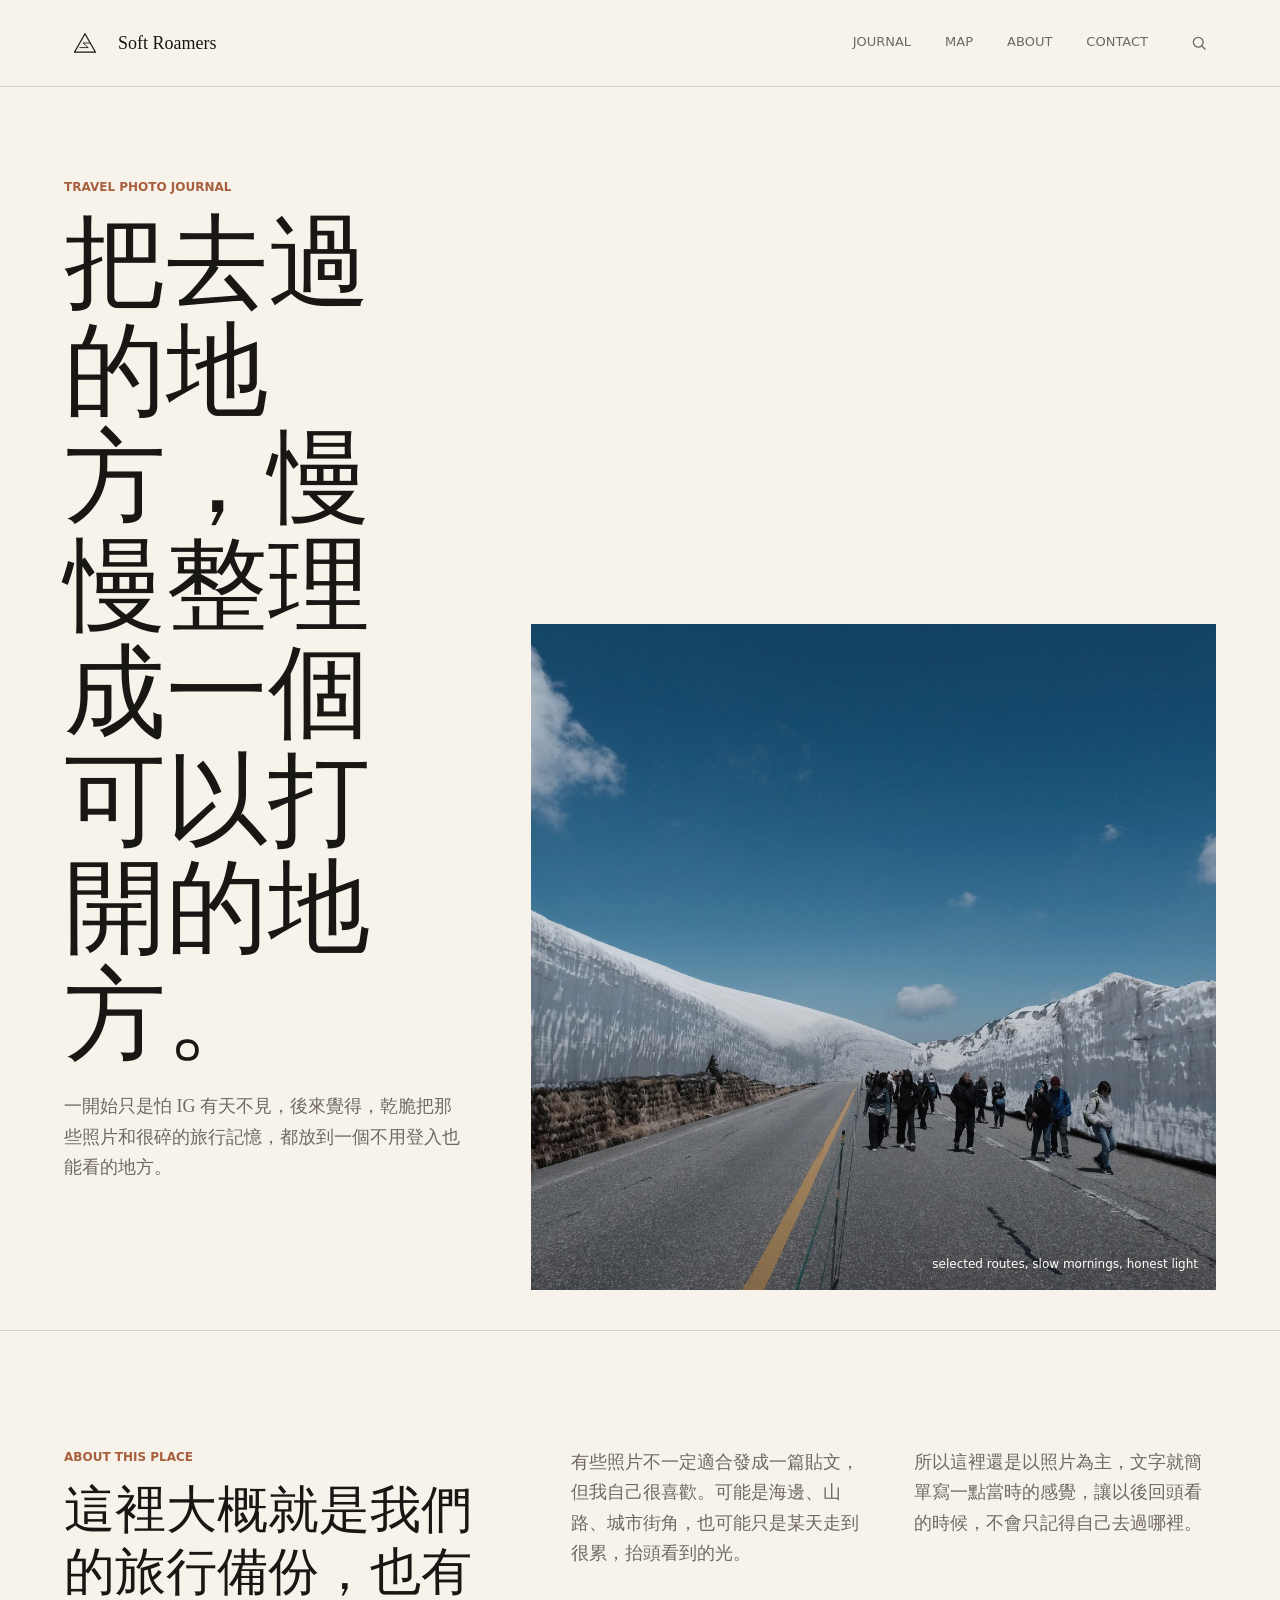
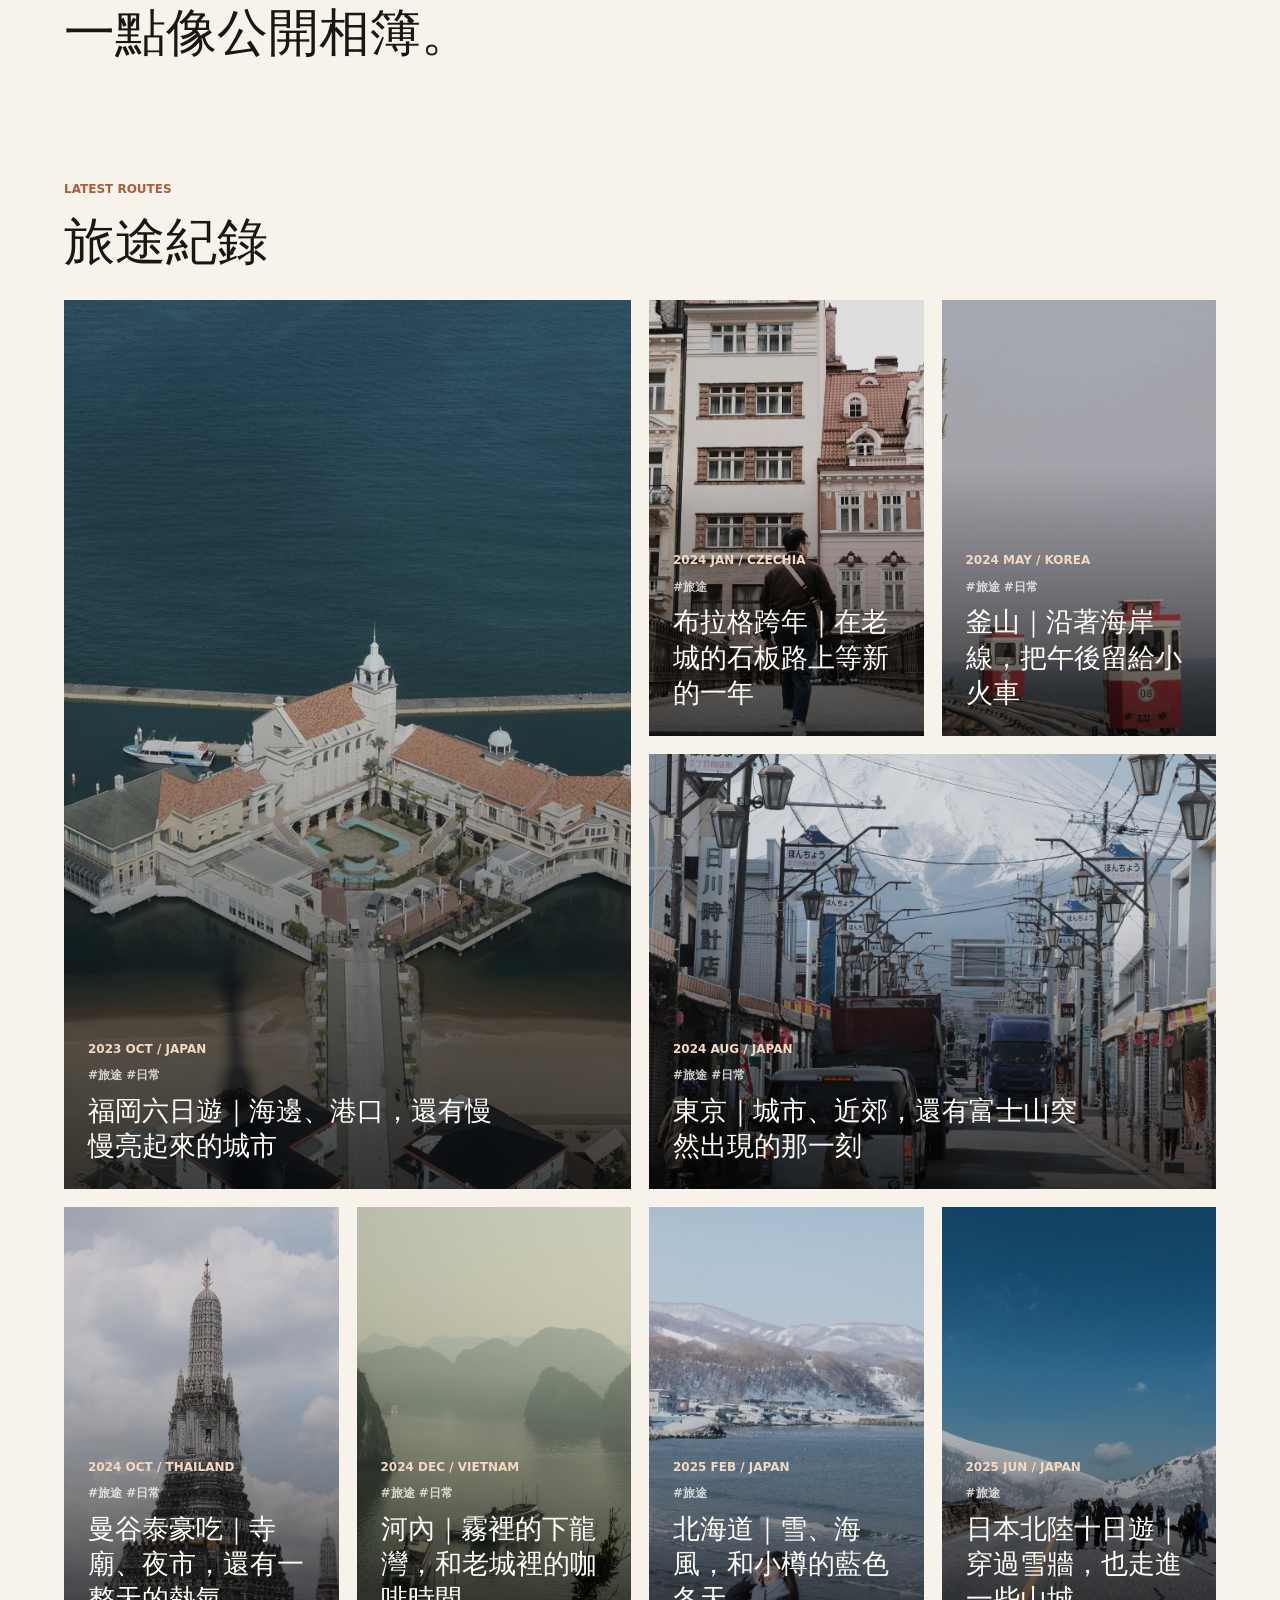
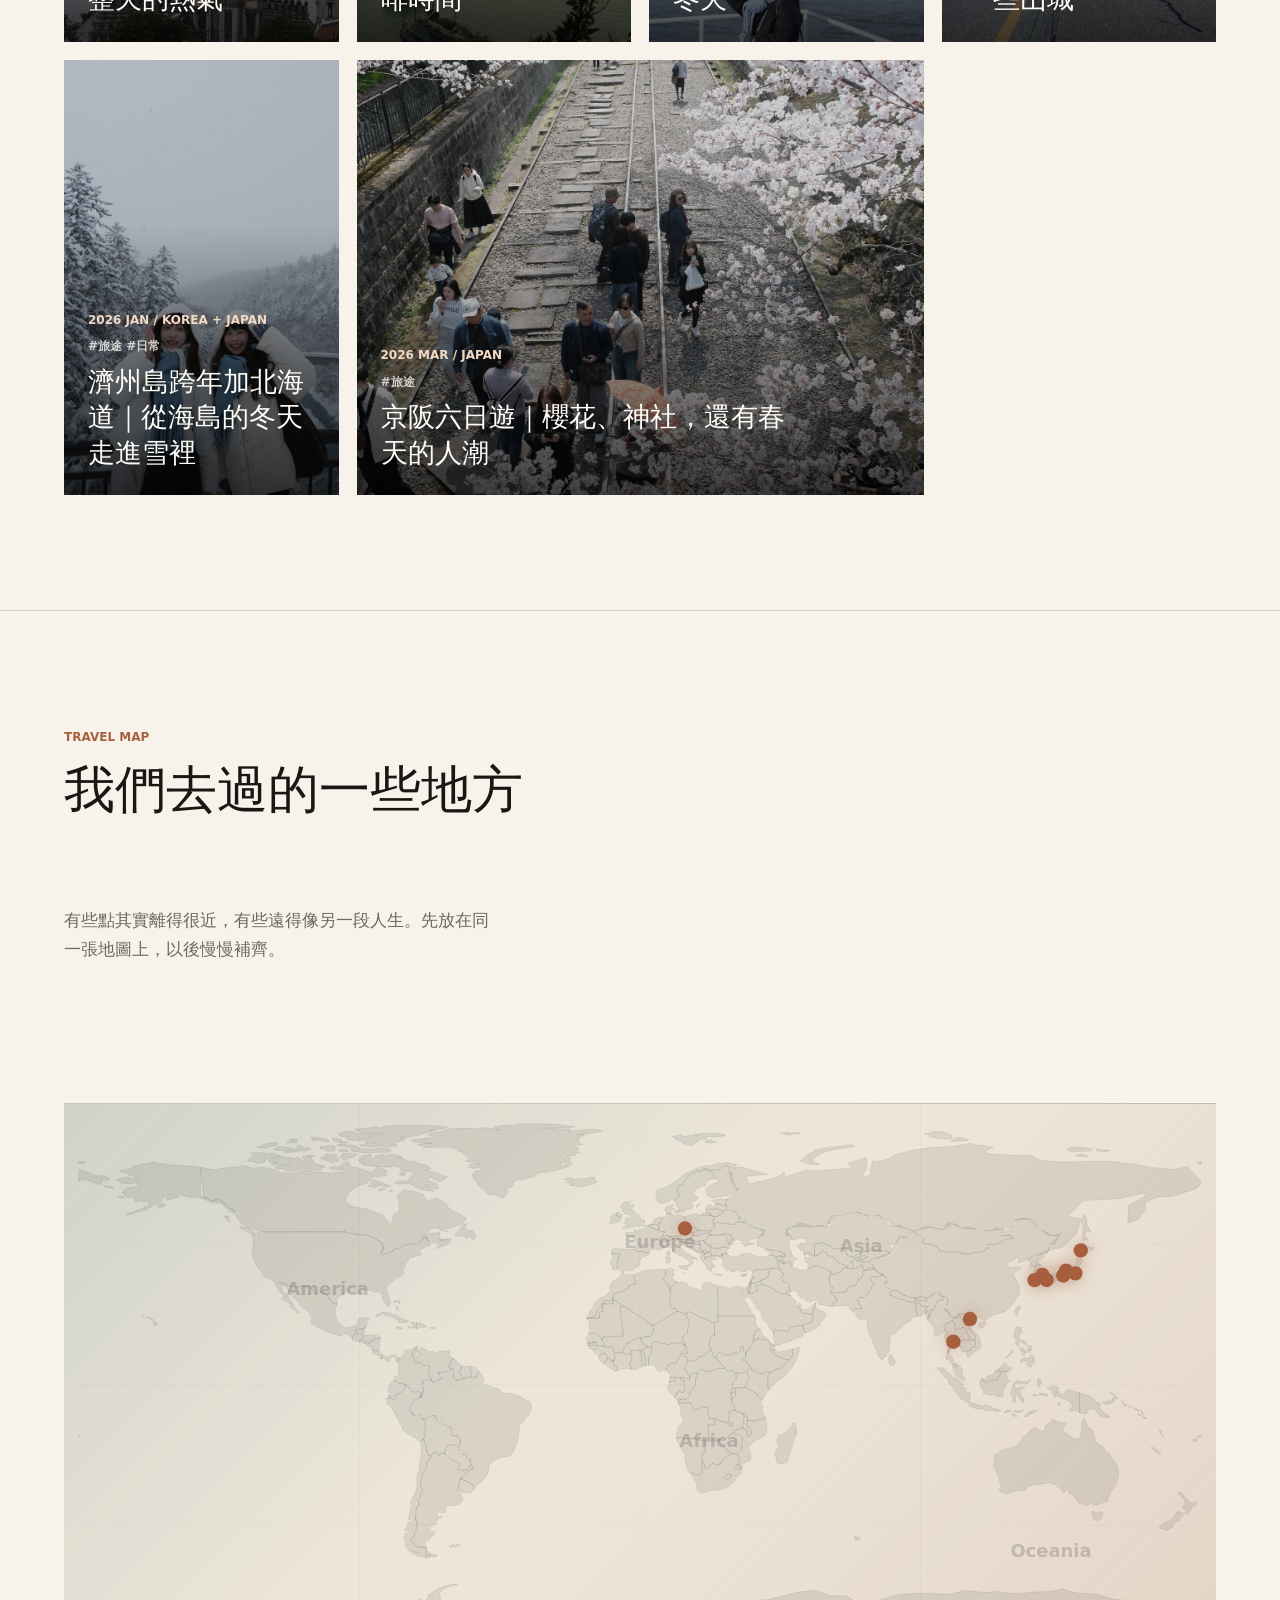
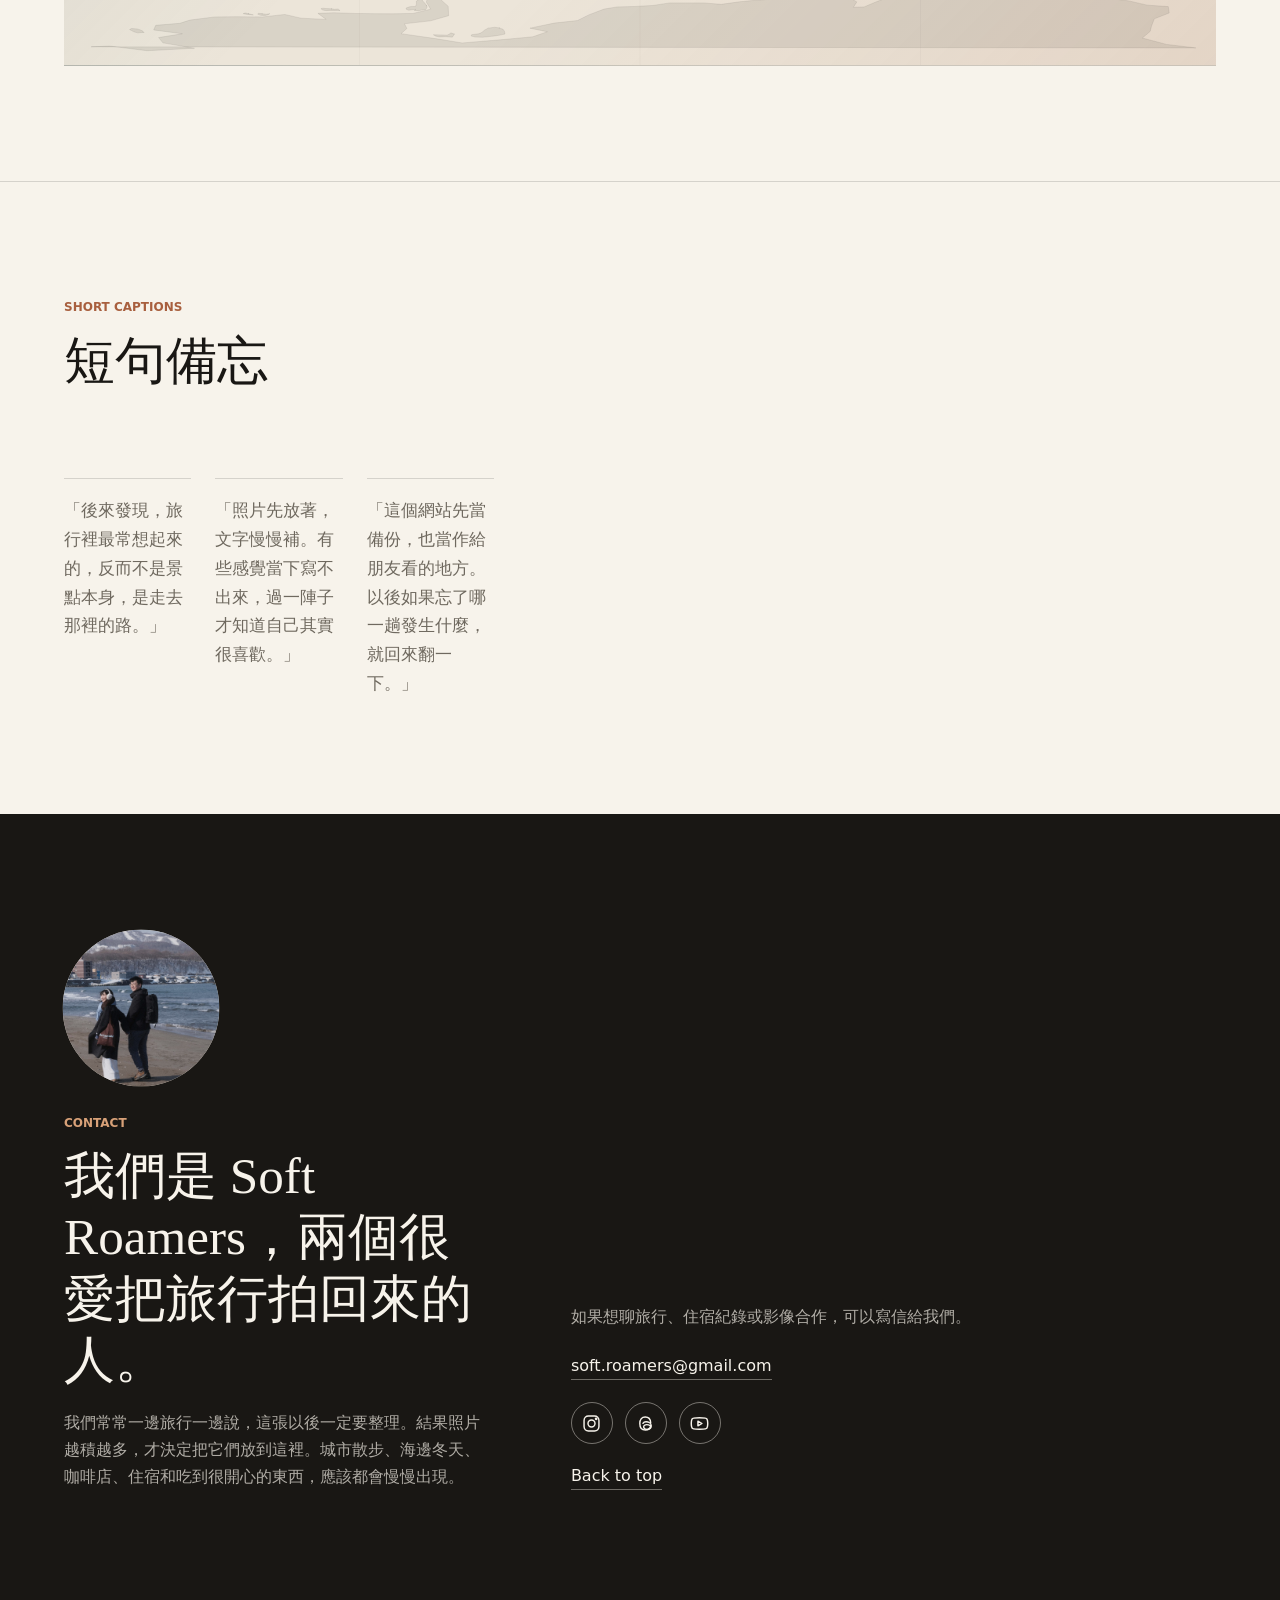
<file: index.html>
<!doctype html>
<html lang="zh-Hant">
  <head>
    <meta charset="utf-8" />
    <meta name="viewport" content="width=device-width, initial-scale=1" />
    <title>Soft Roamers | Travel Notes & Photo Journal</title>
    <meta
      name="description"
      content="Soft Roamers 是一份以照片為主、文字為引的旅行作品集與部落格。"
    />
    <link rel="stylesheet" href="styles.css?v=layout-3" />
  </head>
  <body>
    <header class="site-header" id="top">
      <a class="brand" href="#top" aria-label="Soft Roamers home">
        <svg class="brand-logo" viewBox="0 0 64 64" aria-hidden="true">
          <path d="M16 46 32 18l16 28Z" />
          <path d="M24 39h13l-8-7h11" />
        </svg>
        <span>Soft Roamers</span>
      </a>
      <nav class="main-nav" aria-label="主要導覽">
        <a href="#journal">Journal</a>
        <a href="#map">Map</a>
        <a href="#about">About</a>
        <a href="#contact">Contact</a>
        <button class="search-trigger" type="button" aria-label="搜尋文章" aria-controls="search-panel">
          <svg aria-hidden="true" viewBox="0 0 24 24">
            <circle cx="11" cy="11" r="6.5" />
            <path d="m16 16 4.2 4.2" />
          </svg>
        </button>
      </nav>
    </header>

    <div class="search-panel" id="search-panel" hidden>
      <div class="search-backdrop" data-search-close></div>
      <section class="search-dialog" role="dialog" aria-modal="true" aria-labelledby="search-title">
        <div class="search-head">
          <p class="section-kicker">search journal</p>
          <button class="search-close" type="button" data-search-close aria-label="關閉搜尋">Close</button>
        </div>
        <h2 id="search-title">搜尋文章</h2>
        <label class="search-box">
          <span>關鍵字或分類</span>
          <input type="search" data-search-input placeholder="輸入城市、國家、#旅途、#日常、#閱讀..." />
        </label>
        <div class="search-tags" aria-label="常用分類">
          <button type="button" data-search-tag="#旅途">#旅途</button>
          <button type="button" data-search-tag="#日常">#日常</button>
          <button type="button" data-search-tag="#閱讀">#閱讀</button>
        </div>
        <div class="search-results" data-search-results></div>
      </section>
    </div>

    <main>
      <section class="hero" aria-label="精選旅行影像">
        <div class="hero-copy">
          <p class="eyebrow">Travel photo journal</p>
          <h1>把去過的地方，慢慢整理成一個可以打開的地方。</h1>
          <p>
            一開始只是怕 IG 有天不見，後來覺得，乾脆把那些照片和很碎的旅行記憶，都放到一個不用登入也能看的地方。
          </p>
        </div>
        <figure class="hero-image">
          <img src="assets/trips/hokuriku-hero.jpg" alt="日本北陸雪牆公路" />
          <figcaption>selected routes, slow mornings, honest light</figcaption>
        </figure>
      </section>

      <section class="intro" id="about">
        <div>
          <p class="section-kicker">about this place</p>
          <h2>這裡大概就是我們的旅行備份，也有一點像公開相簿。</h2>
        </div>
        <div class="intro-text">
          <p>
            有些照片不一定適合發成一篇貼文，但我自己很喜歡。可能是海邊、山路、城市街角，也可能只是某天走到很累，抬頭看到的光。
          </p>
          <p>
            所以這裡還是以照片為主，文字就簡單寫一點當時的感覺，讓以後回頭看的時候，不會只記得自己去過哪裡。
          </p>
        </div>
      </section>

      <section class="featured-grid trip-grid" id="journal" aria-labelledby="journal-title">
        <div class="section-heading">
          <p class="section-kicker">latest routes</p>
          <h2 id="journal-title">旅途紀錄</h2>
        </div>

        <article class="feature-card tall" id="trip-fukuoka" data-title="福岡六日遊" data-meta="Japan Oct 2023 Fukuoka" data-tags="#旅途 #日常">
          <a href="posts/fukuoka.html" aria-label="閱讀福岡六日遊">
            <img src="assets/trips/fukuoka.jpg" alt="福岡海邊與海上建築" />
            <span class="card-meta">2023 Oct / Japan</span>
            <span class="post-tags">#旅途 #日常</span>
            <h3>福岡六日遊｜海邊、港口，還有慢慢亮起來的城市</h3>
          </a>
        </article>

        <article class="feature-card" id="trip-prague-new-year" data-title="布拉格跨年" data-meta="Czechia Prague Jan 2024" data-tags="#旅途">
          <a href="posts/prague-new-year.html" aria-label="閱讀布拉格跨年">
            <img src="assets/trips/prague-new-year.jpg" alt="布拉格河岸與歐式建築" />
            <span class="card-meta">2024 Jan / Czechia</span>
            <span class="post-tags">#旅途</span>
            <h3>布拉格跨年｜在老城的石板路上等新的一年</h3>
          </a>
        </article>

        <article class="feature-card" id="trip-busan" data-title="釜山" data-meta="South Korea Busan May 2024" data-tags="#旅途 #日常">
          <a href="posts/busan.html" aria-label="閱讀釜山">
            <img src="assets/trips/busan.jpg" alt="釜山海岸與海邊列車" />
            <span class="card-meta">2024 May / Korea</span>
            <span class="post-tags">#旅途 #日常</span>
            <h3>釜山｜沿著海岸線，把午後留給小火車</h3>
          </a>
        </article>

        <article class="feature-card wide" id="trip-tokyo" data-title="東京" data-meta="Japan Tokyo Aug 2024 Fuji" data-tags="#旅途 #日常">
          <a href="posts/tokyo.html" aria-label="閱讀東京">
            <img src="assets/trips/tokyo.jpg" alt="東京近郊街道與富士山" />
            <span class="card-meta">2024 Aug / Japan</span>
            <span class="post-tags">#旅途 #日常</span>
            <h3>東京｜城市、近郊，還有富士山突然出現的那一刻</h3>
          </a>
        </article>

        <article class="feature-card" id="trip-bangkok" data-title="曼谷泰豪吃" data-meta="Thailand Bangkok Oct 2024" data-tags="#旅途 #日常">
          <a href="posts/bangkok.html" aria-label="閱讀曼谷泰豪吃">
            <img src="assets/trips/bangkok.jpg" alt="曼谷鄭王廟" />
            <span class="card-meta">2024 Oct / Thailand</span>
            <span class="post-tags">#旅途 #日常</span>
            <h3>曼谷泰豪吃｜寺廟、夜市，還有一整天的熱氣</h3>
          </a>
        </article>

        <article class="feature-card" id="trip-hanoi" data-title="河內" data-meta="Vietnam Hanoi Dec 2024 Ha Long Bay" data-tags="#旅途 #日常">
          <a href="posts/hanoi.html" aria-label="閱讀河內">
            <img src="assets/trips/hanoi.jpg" alt="下龍灣霧氣中的船隻" />
            <span class="card-meta">2024 Dec / Vietnam</span>
            <span class="post-tags">#旅途 #日常</span>
            <h3>河內｜霧裡的下龍灣，和老城裡的咖啡時間</h3>
          </a>
        </article>

        <article class="feature-card" id="trip-hokkaido" data-title="北海道" data-meta="Japan Hokkaido Feb 2025 Otaru" data-tags="#旅途">
          <a href="posts/hokkaido.html" aria-label="閱讀北海道">
            <img src="assets/trips/hokkaido.jpg" alt="北海道小樽雪景海岸" />
            <span class="card-meta">2025 Feb / Japan</span>
            <span class="post-tags">#旅途</span>
            <h3>北海道｜雪、海風，和小樽的藍色冬天</h3>
          </a>
        </article>

        <article class="feature-card" id="trip-hokuriku" data-title="日本北陸十日遊" data-meta="Japan Hokuriku Jun 2025 Tateyama Kurobe" data-tags="#旅途">
          <a href="posts/hokuriku.html" aria-label="閱讀日本北陸十日遊">
            <img src="assets/trips/hokuriku.jpg" alt="日本北陸立山黑部雪牆" />
            <span class="card-meta">2025 Jun / Japan</span>
            <span class="post-tags">#旅途</span>
            <h3>日本北陸十日遊｜穿過雪牆，也走進一些山城</h3>
          </a>
        </article>

        <article class="feature-card" id="trip-jeju-hokkaido-202601" data-title="濟州島跨年加北海道" data-meta="Korea Japan Jeju Hokkaido Jan 2026" data-tags="#旅途 #日常">
          <a href="posts/jeju-hokkaido-202601.html" aria-label="閱讀濟州島跨年與北海道">
            <img src="assets/trips/jeju-hokkaido-202601.jpg" alt="雪景玻璃屋中的旅人" />
            <span class="card-meta">2026 Jan / Korea + Japan</span>
            <span class="post-tags">#旅途 #日常</span>
            <h3>濟州島跨年加北海道｜從海島的冬天走進雪裡</h3>
          </a>
        </article>

        <article class="feature-card wide" id="trip-keihanshin" data-title="京阪六日遊" data-meta="Japan Kyoto Osaka Mar 2026 Sakura" data-tags="#旅途">
          <a href="posts/keihanshin.html" aria-label="閱讀京阪六日遊">
            <img src="assets/trips/keihanshin.jpg" alt="京都櫻花河道" />
            <span class="card-meta">2026 Mar / Japan</span>
            <span class="post-tags">#旅途</span>
            <h3>京阪六日遊｜櫻花、神社，還有春天的人潮</h3>
          </a>
        </article>
      </section>

      <section class="map-section" id="map" aria-labelledby="map-title">
        <div class="section-heading">
          <p class="section-kicker">travel map</p>
          <h2 id="map-title">我們去過的一些地方</h2>
        </div>
        <div class="map-intro">
          <p>有些點其實離得很近，有些遠得像另一段人生。先放在同一張地圖上，以後慢慢補齊。</p>
        </div>
        <div class="world-map" role="img" aria-label="世界地圖上的旅遊地點">
          <svg viewBox="0 0 1000 500" aria-hidden="true">
            <path class="map-line" d="M0 125h1000M0 250h1000M0 375h1000" />
            <path class="map-line" d="M250 0v500M500 0v500M750 0v500" />
            <path class="land" d="M670.0 151.0 L672.9 152.0 L675.0 151.7 L675.5 150.4 L677.7 150.0 L679.3 149.1 L679.9 146.9 L682.2 146.4 L682.6 145.4 L683.9 146.1 L684.8 146.2 L686.3 146.2 L688.4 146.8 L689.3 147.2 L691.3 146.3 L692.2 146.8 L693.1 145.5 L694.8 145.6 L695.2 145.2 L695.5 144.1 L696.7 143.1 L698.2 143.7 L697.9 144.6 L698.7 144.7 L698.5 147.0 L699.6 147.9 L700.5 147.4 L701.8 147.1 L703.5 145.8 L705.4 146.1 L708.3 146.1 L708.8 146.9 L707.2 147.2 L705.7 147.7 L702.6 148.0 L699.6 148.6 L698.0 149.8 L698.6 151.0 L698.9 152.4 L697.5 153.5 L697.7 154.6 L696.9 155.6 L694.3 155.5 L695.3 157.3 L693.6 158.0 L692.4 159.7 L692.5 161.4 L691.5 162.2 L690.4 161.9 L688.3 162.3 L688.0 163.0 L685.9 163.0 L684.4 164.6 L684.3 167.0 L680.7 168.1 L678.8 167.9 L678.2 168.5 L676.5 168.1 L673.7 168.6 L669.1 167.1 L671.6 164.6 L671.4 162.8 L669.3 162.4 L669.1 160.6 L668.2 158.4 L669.3 156.9 L668.1 156.5 L668.9 154.4 L670.0 151.0 Z" />
            <path class="land" d="M545.4 266.3 L546.0 268.4 L546.8 270.1 L547.5 271.0 L548.5 272.4 L550.4 272.2 L551.3 271.8 L552.8 272.2 L553.2 271.5 L553.9 269.9 L555.7 269.8 L555.8 269.3 L557.2 269.3 L557.0 270.3 L560.4 270.3 L560.4 272.0 L561.0 273.1 L560.6 274.7 L560.8 276.5 L561.7 277.5 L561.5 280.8 L562.2 280.5 L563.4 280.6 L565.2 280.2 L566.4 280.4 L566.7 281.2 L566.4 282.6 L566.9 283.9 L566.5 284.9 L566.7 285.9 L560.9 285.8 L560.8 294.7 L562.7 296.9 L564.5 298.7 L559.4 299.8 L552.7 299.4 L550.7 298.1 L539.5 298.2 L539.1 298.4 L537.4 297.1 L535.6 297.1 L533.9 297.5 L532.6 298.1 L532.3 296.3 L532.7 293.9 L533.7 291.3 L533.8 290.1 L534.7 287.6 L535.4 286.5 L537.0 284.7 L537.9 283.4 L538.2 281.4 L538.0 279.8 L537.2 278.8 L536.4 277.1 L535.8 275.5 L535.9 274.9 L536.8 273.8 L535.9 271.1 L535.4 269.2 L534.0 267.5 L534.2 266.9 L535.4 266.6 L536.2 266.6 L537.2 266.3 L545.4 266.3 Z M534.5 265.8 L533.8 266.1 L533.1 264.0 L534.2 262.8 L535.1 262.3 L536.1 263.3 L535.1 263.9 L534.6 264.6 L534.5 265.8 Z" />
            <path class="land" d="M557.2 133.7 L556.8 134.7 L557.2 135.9 L558.4 136.5 L558.3 137.3 L557.4 137.7 L557.3 138.6 L556.0 139.9 L555.5 139.7 L555.4 139.1 L553.9 138.2 L553.7 136.9 L553.9 135.0 L554.3 134.1 L553.8 133.7 L553.6 132.8 L554.8 131.4 L555.0 131.9 L555.8 131.7 L556.3 132.4 L557.0 132.7 L557.2 133.7 Z" />
            <path class="land" d="M643.3 182.7 L643.8 182.5 L643.9 183.3 L646.0 182.8 L648.3 182.9 L650.0 183.0 L651.9 181.1 L654.0 179.3 L655.8 177.6 L656.3 178.6 L656.7 180.8 L655.2 180.8 L655.0 182.6 L655.5 183.0 L654.2 183.5 L654.2 184.7 L653.4 185.8 L653.4 186.9 L652.8 187.5 L644.4 186.1 L643.4 183.3 L643.3 182.7 Z" />
            <path class="land" d="M318.1 403.3 L315.4 403.5 L314.0 402.5 L312.3 402.4 L309.4 402.4 L309.3 396.2 L310.4 397.5 L311.8 399.6 L315.4 401.2 L319.3 401.9 L318.1 403.3 Z M319.5 311.3 L321.2 313.3 L322.3 311.1 L325.4 311.2 L325.9 311.8 L331.0 316.3 L333.3 316.8 L336.6 318.8 L339.5 319.9 L339.9 321.1 L337.2 325.3 L340.0 326.1 L343.1 326.5 L345.3 326.1 L347.8 323.9 L348.3 321.5 L349.6 321.0 L351.0 322.6 L351.0 324.8 L348.6 326.3 L346.8 327.4 L343.6 330.1 L339.9 333.9 L339.2 336.2 L338.5 339.0 L338.5 341.8 L337.9 342.4 L337.7 344.2 L337.5 345.6 L341.0 348.0 L340.7 349.9 L342.4 351.1 L342.3 352.5 L339.6 356.1 L335.5 357.6 L329.9 358.1 L326.8 357.9 L327.4 359.5 L326.9 361.6 L327.4 363.0 L325.7 364.0 L322.9 364.4 L320.2 363.3 L319.1 364.1 L319.5 366.8 L321.4 367.7 L322.9 366.8 L323.7 368.2 L321.2 369.1 L318.9 370.8 L318.5 373.6 L317.9 375.1 L315.3 375.1 L313.1 376.5 L312.3 378.6 L315.0 380.6 L317.7 381.2 L316.7 383.7 L313.4 385.3 L311.6 388.5 L309.1 389.6 L307.9 390.9 L308.8 393.8 L310.7 395.4 L309.5 395.3 L306.9 394.8 L300.2 394.5 L299.1 392.8 L299.1 390.8 L297.3 390.9 L296.3 389.9 L296.1 387.0 L298.2 385.8 L299.1 384.0 L298.8 382.6 L300.2 380.2 L301.2 376.6 L300.9 374.9 L302.2 374.4 L301.9 373.4 L300.6 372.8 L301.5 371.6 L300.2 370.6 L299.6 367.4 L300.7 366.8 L300.2 363.4 L300.9 360.6 L301.6 358.1 L303.3 357.1 L302.4 354.4 L302.4 351.8 L304.5 350.0 L304.5 347.7 L306.1 345.0 L306.1 342.4 L305.3 341.9 L304.1 337.1 L305.8 334.3 L305.5 331.6 L306.5 329.1 L308.3 326.4 L310.3 324.7 L309.5 323.6 L310.0 322.7 L310.0 318.1 L313.0 316.7 L313.9 313.9 L313.6 313.2 L315.9 310.6 L319.5 311.3 Z" />
            <path class="land" d="M621.1 135.9 L624.9 135.4 L625.5 136.2 L626.6 136.6 L626.0 137.3 L627.5 138.3 L626.7 139.2 L627.9 139.9 L629.1 140.4 L629.2 142.3 L628.2 142.4 L627.0 140.8 L627.1 140.4 L625.8 140.4 L625.0 139.6 L624.4 139.7 L623.3 138.9 L621.3 138.2 L621.5 136.8 L621.1 135.9 Z" />
            <path class="land" d="M334.5 472.3 L333.7 473.7 L332.9 475.0 L327.1 474.6 L320.9 474.8 L317.4 473.9 L317.4 473.7 L315.9 472.9 L322.1 473.0 L328.1 473.3 L330.2 472.2 L331.6 471.2 L334.5 472.3 Z M57.8 470.8 L52.4 471.2 L48.8 470.2 L47.1 469.2 L47.0 469.1 L45.2 468.3 L46.9 467.3 L52.1 467.7 L54.9 468.6 L57.0 469.6 L57.8 470.8 Z M374.6 466.8 L378.0 468.0 L379.2 469.7 L379.5 470.9 L379.6 472.3 L375.3 473.2 L370.8 473.9 L365.6 474.5 L359.8 475.1 L353.2 474.9 L349.5 474.0 L350.0 472.8 L356.0 472.1 L358.4 471.2 L360.1 470.0 L361.3 468.9 L363.0 467.9 L364.8 466.8 L364.8 466.8 L366.2 466.8 L370.4 466.2 L374.6 466.8 Z M163.3 454.2 L166.9 454.6 L170.2 454.1 L168.6 455.1 L166.0 455.8 L162.2 455.6 L159.4 454.6 L159.4 454.6 L160.0 453.7 L163.3 454.2 Z M151.2 454.1 L155.5 455.2 L153.8 455.1 L150.2 454.8 L146.4 454.1 L146.4 454.1 L148.4 453.5 L151.2 454.1 Z M225.1 449.8 L228.1 450.2 L231.1 449.9 L232.8 451.4 L230.6 451.2 L227.2 451.3 L223.8 451.2 L220.0 451.4 L217.2 450.8 L215.7 449.7 L217.5 449.2 L221.0 449.6 L225.1 449.8 Z M309.9 447.1 L310.2 448.4 L309.7 449.4 L308.9 450.5 L305.7 450.9 L302.6 451.4 L298.9 451.3 L300.3 450.3 L297.0 450.6 L293.9 451.0 L291.8 450.2 L291.6 449.1 L294.7 448.0 L294.7 448.0 L296.6 447.6 L299.8 447.8 L300.6 446.3 L300.8 445.3 L300.7 443.1 L302.3 441.8 L304.9 441.3 L306.3 442.4 L307.0 443.4 L308.2 444.7 L309.1 445.8 L309.9 447.1 Z M337.2 428.2 L326.4 430.8 L321.4 435.7 L322.3 441.4 L329.1 447.5 L329.5 455.9 L313.4 460.5 L290.1 463.1 L292.3 467.3 L287.1 471.9 L317.5 476.3 L341.6 480.2 L375.5 477.4 L404.5 474.7 L417.5 470.2 L401.9 467.0 L423.6 462.5 L444.4 460.2 L454.3 455.2 L468.0 450.0 L479.5 448.1 L495.0 447.7 L511.5 446.8 L526.5 444.5 L540.9 444.5 L556.6 444.5 L572.2 445.8 L588.9 443.5 L600.5 442.4 L613.7 441.5 L629.2 437.8 L641.5 434.8 L656.5 433.3 L668.3 438.0 L683.3 438.2 L693.2 443.6 L690.1 448.4 L699.7 448.1 L710.1 443.7 L722.5 439.1 L735.2 436.7 L746.7 436.0 L761.6 436.4 L777.0 436.8 L789.6 433.3 L806.2 435.3 L819.2 434.4 L835.8 436.6 L850.3 434.9 L866.1 434.4 L876.9 432.2 L888.6 435.8 L906.1 436.7 L920.8 440.9 L935.6 442.7 L951.9 446.5 L970.7 447.8 L971.5 453.5 L958.2 458.7 L955.7 465.2 L954.6 469.8 L947.6 475.8 L969.2 481.5 L995.2 484.6 L10.9 483.6 L27.9 483.0 L60.9 487.1 L103.1 484.9 L74.9 480.1 L71.1 475.4 L92.3 472.0 L66.7 468.6 L68.5 464.5 L90.0 462.7 L99.1 459.8 L121.0 457.0 L140.1 456.8 L163.7 457.0 L183.5 454.8 L198.0 458.1 L220.4 459.2 L213.0 453.8 L227.4 453.3 L246.1 453.9 L263.4 454.1 L279.7 454.2 L297.7 453.9 L313.5 450.1 L309.6 443.7 L311.8 437.0 L321.7 431.0 L333.6 427.7 L337.2 428.2 Z" />
            <path class="land" d="M691.5 385.1 L693.3 385.9 L695.9 386.3 L696.0 386.8 L695.2 388.1 L691.0 388.3 L690.9 386.8 L691.3 385.6 L691.5 385.1 Z" />
            <path class="land" d="M903.9 363.3 L906.6 364.3 L908.1 363.9 L910.2 363.4 L911.9 363.5 L912.1 366.8 L911.2 367.8 L910.9 370.0 L909.9 369.3 L908.0 371.2 L907.4 371.1 L905.7 371.0 L904.0 368.6 L903.6 366.8 L902.0 364.3 L902.1 363.1 L903.9 363.3 Z M898.8 288.2 L901.6 289.4 L903.8 291.6 L904.1 295.2 L905.2 297.0 L905.7 300.8 L909.6 304.1 L913.5 306.6 L914.7 309.1 L916.9 311.5 L918.7 312.2 L921.1 316.9 L924.6 320.2 L925.4 324.0 L926.6 328.1 L925.9 331.8 L925.2 335.9 L923.5 340.4 L920.4 343.9 L918.7 347.7 L916.9 351.2 L916.7 354.0 L912.0 355.0 L908.1 357.2 L904.1 357.2 L902.9 355.3 L898.9 357.8 L894.9 356.6 L890.7 355.6 L888.4 351.8 L886.3 349.3 L884.6 347.6 L882.6 347.4 L881.5 346.4 L883.0 343.4 L880.5 343.8 L877.7 346.9 L875.7 344.3 L872.5 341.2 L869.4 338.9 L864.8 337.5 L856.2 338.7 L850.4 339.5 L845.1 341.6 L843.5 344.1 L839.4 344.5 L834.9 344.3 L831.4 345.9 L829.2 346.5 L825.8 347.3 L821.0 345.5 L819.6 343.4 L821.4 342.4 L821.7 339.5 L819.9 335.0 L819.6 331.8 L818.4 329.2 L816.8 325.9 L814.8 322.5 L815.1 321.2 L817.3 323.1 L815.9 319.4 L815.0 317.7 L815.9 315.4 L815.9 312.4 L817.3 312.5 L820.7 309.7 L824.2 307.5 L826.2 307.6 L830.1 306.3 L831.3 305.4 L835.7 304.7 L837.9 302.0 L839.7 299.4 L841.7 295.6 L844.1 297.4 L843.9 294.8 L845.5 293.2 L847.7 290.8 L849.1 289.5 L850.4 289.2 L853.0 288.4 L856.6 291.3 L860.1 291.6 L860.8 287.8 L861.6 286.4 L864.5 283.8 L868.3 283.7 L866.2 281.3 L869.5 281.6 L873.3 283.5 L875.8 284.0 L878.5 283.5 L880.4 284.3 L878.6 286.9 L878.0 288.1 L876.2 290.9 L878.6 293.2 L882.2 295.0 L885.0 296.7 L886.8 298.3 L891.3 298.2 L892.4 295.5 L893.6 291.8 L893.4 289.6 L893.5 286.0 L893.6 284.5 L894.8 281.5 L895.9 279.6 L896.9 282.7 L897.7 284.2 L898.9 287.2 L898.8 288.2 Z" />
            <path class="land" d="M547.2 116.3 L547.0 117.5 L545.4 117.5 L545.9 118.1 L545.0 119.9 L544.5 120.3 L542.0 120.4 L540.6 121.0 L538.4 120.8 L534.4 120.1 L533.8 119.1 L531.0 119.6 L530.7 120.1 L529.0 119.7 L527.6 119.7 L526.3 119.2 L526.8 118.5 L526.7 118.0 L527.5 117.8 L528.9 118.6 L529.3 117.9 L531.7 118.0 L533.7 117.5 L535.1 117.6 L535.9 118.1 L536.2 117.7 L535.8 115.9 L536.8 115.5 L537.8 114.2 L539.8 115.1 L541.4 114.0 L542.4 113.8 L544.5 114.6 L545.8 114.5 L547.1 115.0 L546.9 115.4 L547.2 116.3 Z" />
            <path class="land" d="M625.0 139.6 L625.8 140.4 L627.1 140.4 L627.0 140.8 L628.2 142.4 L626.3 142.0 L624.9 140.7 L624.4 139.7 L625.0 139.6 Z M631.6 135.5 L632.8 135.7 L633.3 135.0 L635.0 133.9 L636.4 135.3 L637.8 137.3 L639.1 137.4 L640.0 138.2 L637.7 138.4 L637.2 140.6 L636.7 141.5 L635.7 142.2 L635.8 143.6 L635.1 143.7 L633.4 142.2 L634.3 140.9 L633.5 140.0 L632.5 140.3 L629.2 142.3 L629.1 140.4 L627.9 139.9 L626.7 139.2 L627.5 138.3 L626.0 137.3 L626.6 136.6 L625.5 136.2 L624.9 135.4 L625.6 135.0 L627.7 135.8 L629.2 135.9 L629.5 135.6 L628.2 134.1 L628.9 133.7 L629.7 133.8 L631.6 135.5 Z" />
            <path class="land" d="M581.5 262.5 L581.3 259.1 L580.6 257.9 L582.3 258.1 L583.2 256.5 L584.6 256.7 L584.8 257.8 L585.4 258.4 L585.4 259.3 L584.7 259.9 L583.7 261.4 L582.6 262.4 L581.5 262.5 Z" />
            <path class="land" d="M509.2 107.4 L511.2 107.6 L513.8 107.0 L515.6 108.2 L517.1 108.9 L516.8 110.8 L516.1 110.9 L515.8 112.4 L513.3 111.2 L511.9 111.4 L510.0 110.1 L508.7 108.9 L507.4 108.9 L507.0 107.9 L509.2 107.4 Z" />
            <path class="land" d="M507.5 232.6 L505.2 232.9 L504.5 231.0 L504.6 224.6 L504.1 224.1 L504.0 222.7 L503.0 221.7 L502.1 220.9 L502.5 219.5 L503.5 219.1 L504.0 217.9 L505.4 217.7 L506.0 216.8 L506.9 216.0 L507.9 216.0 L510.0 217.6 L509.9 218.5 L510.5 220.2 L510.0 221.3 L510.3 222.0 L508.9 223.8 L508.1 224.6 L507.6 226.4 L507.6 228.1 L507.5 232.6 Z" />
            <path class="land" d="M492.1 223.2 L490.2 222.5 L488.9 222.6 L488.0 223.3 L486.7 222.7 L486.2 221.8 L485.0 221.2 L484.8 219.6 L485.6 218.4 L485.5 217.5 L487.7 215.2 L488.1 213.3 L488.9 212.6 L490.2 213.0 L491.4 212.4 L491.8 211.7 L493.9 210.4 L494.4 209.6 L497.0 208.4 L498.6 208.0 L499.3 208.5 L501.0 208.5 L500.8 209.9 L501.2 211.1 L502.8 213.0 L502.8 214.3 L506.0 214.9 L506.0 216.8 L505.4 217.7 L504.0 217.9 L503.5 219.1 L502.5 219.5 L500.1 219.4 L498.8 219.2 L497.9 219.6 L496.7 219.4 L491.8 219.5 L491.8 221.1 L492.1 223.2 Z" />
            <path class="land" d="M757.4 188.8 L757.4 190.8 L756.4 190.3 L756.6 192.6 L755.8 191.1 L755.6 189.7 L755.1 188.4 L753.9 186.8 L751.4 186.7 L751.6 187.8 L750.8 189.3 L749.6 188.8 L749.2 189.3 L748.4 189.0 L747.3 188.7 L746.9 186.4 L745.9 184.4 L746.4 182.7 L744.7 181.9 L745.3 180.9 L747.0 179.9 L745.0 178.4 L746.0 176.5 L748.2 177.7 L749.5 177.9 L749.8 179.8 L752.4 180.2 L755.0 180.1 L756.6 180.6 L755.3 183.0 L754.1 183.1 L753.2 184.7 L754.7 186.2 L755.2 184.4 L756.0 184.4 L757.4 188.8 Z" />
            <path class="land" d="M562.9 127.1 L563.7 128.3 L564.8 128.1 L566.9 128.5 L571.0 128.6 L572.4 127.9 L575.7 127.3 L577.7 128.3 L579.3 128.6 L577.9 129.7 L576.9 131.7 L577.8 133.3 L575.4 132.9 L572.5 133.8 L572.5 135.2 L570.0 135.5 L568.0 134.5 L565.8 135.3 L563.8 135.2 L563.6 133.3 L562.2 132.4 L562.6 132.1 L562.3 131.7 L562.8 130.8 L563.9 130.0 L562.5 128.8 L562.3 127.8 L562.9 127.1 Z" />
            <path class="land" d="M284.6 184.0 L283.9 184.1 L283.2 182.5 L282.2 181.7 L282.8 180.0 L283.6 180.1 L284.6 182.4 L284.6 184.0 Z M283.8 176.2 L280.8 176.6 L280.6 175.6 L281.9 175.4 L283.8 175.4 L283.8 176.2 Z M286.1 176.1 L285.6 178.1 L285.1 177.8 L285.2 176.3 L283.9 175.2 L283.9 174.9 L286.1 176.1 Z" />
            <path class="land" d="M552.8 125.4 L553.8 125.4 L553.1 126.6 L554.4 127.7 L554.0 129.0 L553.4 129.1 L552.9 129.4 L552.0 130.0 L551.6 131.5 L549.1 130.5 L548.0 129.3 L547.0 128.7 L545.7 127.7 L545.1 126.8 L543.8 125.5 L544.3 124.4 L545.3 125.0 L545.9 124.4 L547.2 124.4 L549.6 124.8 L551.5 124.8 L552.8 125.4 Z" />
            <path class="land" d="M565.2 100.2 L567.9 100.3 L570.9 99.2 L571.6 97.6 L573.9 96.8 L573.6 95.5 L575.3 95.0 L578.3 94.0 L581.2 94.7 L581.6 95.4 L583.0 95.0 L585.8 95.7 L586.0 97.0 L585.4 97.7 L587.2 99.6 L588.3 100.1 L588.1 100.6 L590.0 101.1 L590.8 101.8 L589.7 102.4 L587.5 102.3 L587.0 102.6 L587.6 103.5 L588.3 105.3 L585.9 105.4 L585.1 106.0 L584.9 107.4 L583.8 107.2 L581.3 107.3 L580.5 106.7 L579.5 107.1 L578.4 106.7 L576.3 106.7 L573.2 106.0 L570.4 105.8 L568.2 105.9 L566.7 106.6 L565.4 106.7 L565.3 105.5 L564.4 104.2 L566.1 103.6 L566.1 102.5 L565.4 101.5 L565.2 100.2 Z" />
            <path class="land" d="M252.4 200.5 L252.4 200.1 L252.7 200.0 L253.2 200.3 L254.2 198.6 L254.7 198.6 L254.7 199.0 L255.3 199.0 L255.2 199.8 L254.8 201.0 L255.0 201.4 L254.7 202.4 L254.9 202.7 L254.6 204.1 L254.0 204.8 L253.5 204.9 L253.0 205.9 L252.1 205.9 L252.4 202.7 L252.4 200.5 Z" />
            <path class="land" d="M320.1 160.3 L320.0 160.3 L320.0 160.3 L320.0 160.3 L320.0 160.3 L320.0 160.3 L320.0 160.3 L320.1 160.3 L320.0 160.3 L320.0 160.3 L319.9 160.4 L319.9 160.4 L319.9 160.4 L319.9 160.4 L319.8 160.4 L319.8 160.4 L319.8 160.4 L319.8 160.3 L319.8 160.3 L319.8 160.3 L319.8 160.3 L319.8 160.3 L319.9 160.2 L319.9 160.2 L319.9 160.2 L319.9 160.2 L319.8 160.3 L319.8 160.3 L319.8 160.3 L319.8 160.3 L319.8 160.3 L319.8 160.3 L319.8 160.4 L319.8 160.4 L319.9 160.4 L319.9 160.4 L319.9 160.4 L319.9 160.4 L319.9 160.4 L319.9 160.4 L320.0 160.4 L320.0 160.4 L320.1 160.4 L320.1 160.3 L320.1 160.3 L320.2 160.3 L320.2 160.2 L320.2 160.2 L320.3 160.2 L320.3 160.2 L320.4 160.2 L320.4 160.1 L320.4 160.1 L320.4 160.1 L320.4 160.1 L320.4 160.1 L320.4 160.0 L320.3 160.0 L320.3 160.1 L320.3 160.1 L320.2 160.1 L320.3 160.1 L320.3 160.1 L320.3 160.1 L320.3 160.1 L320.3 160.1 L320.3 160.1 L320.3 160.1 L320.3 160.1 L320.4 160.1 L320.4 160.1 L320.4 160.2 L320.3 160.2 L320.3 160.2 L320.2 160.1 L320.2 160.1 L320.2 160.1 L320.2 160.1 L320.2 160.2 L320.2 160.2 L320.2 160.2 L320.2 160.2 L320.1 160.2 L320.1 160.2 L320.1 160.3 L320.1 160.3 Z" />
            <path class="land" d="M325.4 311.2 L322.3 311.1 L321.2 313.3 L319.5 311.3 L315.9 310.6 L313.6 313.2 L311.6 313.5 L310.5 309.7 L309.0 306.6 L309.9 303.9 L308.4 302.7 L308.1 300.7 L306.7 298.8 L308.4 295.8 L307.3 293.5 L307.9 292.6 L307.4 291.5 L308.5 290.1 L308.5 287.8 L308.7 285.8 L309.3 284.9 L306.9 280.4 L308.9 280.7 L310.4 280.6 L311.0 279.8 L313.4 278.6 L314.9 277.6 L318.5 277.1 L318.2 279.2 L318.6 280.3 L318.3 282.1 L321.3 284.6 L324.5 285.1 L325.5 286.1 L327.4 286.7 L328.6 287.5 L330.3 287.4 L331.9 288.3 L332.1 289.9 L332.6 290.7 L332.6 291.9 L331.8 291.9 L332.9 295.2 L338.2 295.3 L337.8 296.9 L338.1 298.0 L339.6 298.8 L340.3 300.5 L339.8 302.7 L339.0 303.9 L339.3 305.5 L338.4 306.0 L338.4 305.2 L335.8 303.8 L333.2 303.7 L328.4 304.5 L327.0 307.0 L327.0 308.5 L325.9 311.8 L325.4 311.2 Z" />
            <path class="land" d="M339.9 333.9 L346.8 327.4 L351.0 324.8 L349.6 321.0 L348.8 319.9 L349.2 316.7 L347.1 316.7 L345.8 315.5 L345.0 312.1 L342.0 311.9 L339.2 307.6 L339.3 305.5 L339.8 302.7 L339.6 298.8 L337.8 296.9 L332.9 295.2 L332.6 291.9 L332.1 289.9 L330.3 287.4 L327.4 286.7 L324.5 285.1 L318.3 282.1 L318.2 279.2 L314.9 277.6 L311.0 279.8 L308.9 280.7 L305.3 280.9 L304.2 276.4 L299.5 277.9 L296.6 276.3 L295.6 273.4 L295.2 270.4 L296.9 268.4 L297.3 265.9 L300.7 262.8 L303.3 261.8 L307.1 254.3 L306.7 251.5 L305.5 248.5 L307.6 248.3 L306.1 247.0 L311.5 245.3 L313.2 245.2 L314.2 246.5 L317.9 247.8 L320.5 246.3 L322.0 244.7 L323.8 243.3 L321.1 241.3 L320.0 238.7 L322.5 238.8 L325.5 238.9 L330.6 237.4 L331.3 235.6 L333.4 236.1 L334.0 237.7 L333.8 240.0 L334.1 243.8 L336.0 246.3 L337.7 245.9 L339.8 245.3 L342.3 244.8 L344.5 245.0 L344.2 243.8 L345.6 243.3 L348.5 243.6 L350.6 243.4 L351.6 244.3 L354.0 243.0 L356.5 238.5 L358.1 239.9 L361.2 245.2 L359.2 249.4 L364.9 250.7 L367.2 251.6 L375.3 254.3 L376.2 257.5 L384.8 258.1 L393.1 260.3 L398.7 264.2 L402.1 265.2 L403.5 270.4 L401.0 276.8 L395.3 283.8 L392.6 286.3 L392.0 293.5 L390.9 299.6 L389.6 304.4 L386.3 310.9 L383.4 313.8 L376.0 314.9 L370.9 316.9 L365.3 321.9 L365.3 325.5 L364.2 329.7 L359.2 336.1 L354.8 339.6 L351.7 343.8 L352.2 340.9 L348.4 337.5 L344.5 335.8 L339.9 333.9 Z" />
            <path class="land" d="M817.2 237.4 L818.3 236.4 L820.7 234.9 L820.6 236.2 L820.4 238.0 L819.1 237.9 L818.5 238.9 L817.2 237.4 Z" />
            <path class="land" d="M754.7 172.9 L755.8 173.7 L755.6 175.4 L753.4 175.5 L751.0 175.3 L749.3 175.8 L746.8 174.7 L746.7 174.2 L748.5 172.1 L750.0 171.4 L752.0 172.0 L753.5 172.1 L754.7 172.9 Z" />
            <path class="land" d="M571.2 301.5 L571.8 302.0 L572.7 303.6 L575.8 306.6 L577.0 306.9 L577.0 307.9 L577.8 309.7 L580.0 310.1 L581.8 311.4 L577.8 313.4 L575.3 315.5 L574.4 317.3 L573.6 318.4 L572.1 318.6 L571.6 319.9 L571.3 320.8 L569.5 321.4 L567.3 321.3 L565.9 320.5 L564.8 320.2 L563.4 320.8 L562.7 322.2 L561.4 323.0 L560.0 324.2 L558.0 324.5 L557.4 323.5 L557.7 321.9 L556.0 319.2 L555.3 318.8 L555.3 310.7 L558.0 310.6 L558.1 300.7 L560.2 300.6 L564.4 299.6 L565.5 300.8 L567.3 299.7 L568.1 299.7 L569.7 299.1 L570.2 299.3 L571.2 301.5 Z" />
            <path class="land" d="M542.4 229.4 L544.7 229.2 L545.3 228.5 L545.7 228.5 L546.4 229.1 L549.9 228.1 L551.1 227.0 L552.5 226.0 L552.3 225.0 L553.0 224.8 L555.7 225.0 L558.3 223.7 L560.3 220.6 L561.8 219.5 L563.5 219.0 L563.8 220.2 L565.4 222.0 L565.4 223.1 L565.0 224.3 L565.2 225.1 L566.1 225.9 L568.2 227.1 L569.8 228.3 L569.8 229.2 L571.7 230.6 L572.8 231.8 L573.5 233.5 L575.6 234.6 L576.0 235.5 L575.1 235.8 L573.3 235.7 L571.3 235.4 L570.2 235.6 L569.8 236.3 L568.9 236.4 L567.8 235.8 L564.7 237.2 L563.4 236.9 L563.1 237.1 L562.2 238.8 L560.2 238.3 L558.1 238.0 L556.4 237.0 L554.1 236.0 L552.6 236.9 L551.5 238.3 L551.3 240.3 L549.5 240.1 L547.6 239.6 L545.9 241.1 L544.5 243.7 L544.2 242.9 L544.1 241.6 L542.8 240.7 L541.8 239.3 L541.5 238.3 L540.2 236.9 L540.4 236.0 L540.2 234.9 L540.4 232.7 L541.0 232.2 L542.4 229.4 Z" />
            <path class="land" d="M323.2 120.7 L325.2 121.1 L327.7 121.0 L326.4 122.1 L325.3 122.3 L321.8 121.1 L321.1 120.2 L322.2 119.3 L323.2 120.7 Z M328.3 113.6 L327.0 113.6 L323.4 112.8 L320.8 111.5 L321.7 111.2 L325.4 111.9 L328.2 113.1 L328.3 113.6 Z M156.9 115.2 L155.5 115.6 L151.0 114.4 L150.1 113.4 L147.6 112.4 L147.1 111.6 L144.3 111.1 L143.2 109.6 L143.4 109.0 L146.4 109.6 L148.1 110.0 L150.7 110.3 L151.6 111.2 L153.0 112.6 L155.8 113.7 L156.9 115.2 Z M344.1 109.2 L342.2 111.6 L344.0 110.7 L345.9 111.3 L344.9 112.3 L347.4 113.0 L348.7 112.3 L351.5 113.2 L350.6 115.2 L352.5 114.8 L352.9 116.2 L353.8 118.0 L352.6 120.4 L351.3 120.5 L349.5 120.0 L350.1 117.7 L349.3 117.4 L346.1 119.8 L344.5 119.7 L346.4 118.4 L343.7 117.7 L340.8 117.9 L335.4 117.8 L334.9 116.9 L336.7 116.0 L335.5 115.2 L337.8 113.5 L340.7 109.1 L342.4 107.5 L344.8 106.6 L346.1 106.7 L345.6 107.5 L344.1 109.2 Z M131.4 99.9 L134.0 99.7 L133.2 102.8 L135.6 105.1 L134.5 105.0 L132.8 103.8 L131.8 102.5 L130.4 101.6 L129.9 100.4 L130.1 99.5 L131.4 99.9 Z M279.8 77.3 L278.7 78.8 L277.5 78.6 L276.8 77.7 L276.9 77.5 L278.0 76.7 L279.1 76.8 L279.8 77.3 Z M272.5 75.8 L269.3 77.3 L267.3 77.3 L266.7 76.5 L268.7 75.2 L272.6 75.3 L272.5 75.8 Z M263.4 67.6 L264.0 68.8 L265.4 68.4 L267.0 69.1 L270.0 70.1 L273.2 71.0 L273.5 72.3 L275.5 72.1 L277.5 73.0 L275.0 73.9 L270.7 73.2 L269.1 71.9 L266.4 73.4 L262.4 74.9 L261.5 73.2 L257.7 73.5 L260.1 72.1 L260.5 69.9 L261.4 67.4 L263.4 67.6 Z M289.3 63.5 L286.1 63.6 L285.5 62.3 L286.6 60.7 L289.2 60.3 L291.3 61.1 L291.4 62.3 L291.1 62.7 L289.3 63.5 Z M234.3 58.0 L232.6 59.0 L228.8 58.2 L226.6 58.5 L222.8 57.2 L225.2 56.4 L227.2 55.2 L230.1 55.9 L231.8 56.4 L232.6 57.0 L234.3 58.0 Z M248.5 57.0 L255.5 59.4 L260.3 61.3 L266.4 56.1 L274.4 59.3 L273.9 63.6 L261.8 65.1 L257.4 70.1 L248.0 73.3 L241.2 77.7 L237.0 86.3 L243.6 91.4 L255.4 93.1 L263.9 96.4 L271.0 99.2 L278.0 107.8 L280.2 99.6 L285.8 94.9 L285.3 88.7 L284.0 81.2 L289.7 77.0 L297.5 77.5 L306.7 80.4 L310.1 86.7 L318.8 83.7 L326.4 88.4 L332.0 95.1 L340.7 98.3 L345.1 102.0 L341.3 107.2 L328.5 110.9 L315.6 110.5 L305.7 117.4 L309.3 115.8 L321.7 114.6 L320.9 121.6 L331.9 119.4 L330.4 124.3 L318.4 129.0 L321.0 124.2 L311.7 123.0 L308.6 118.9 L304.7 122.5 L301.7 124.3 L292.0 125.0 L287.5 127.7 L281.3 128.8 L280.8 130.7 L274.2 132.8 L269.4 133.8 L269.7 132.1 L271.3 126.6 L268.1 122.2 L266.4 121.5 L265.0 121.0 L264.2 119.7 L257.1 116.8 L251.1 116.6 L242.8 115.4 L237.1 114.3 L235.7 113.9 L211.0 113.9 L186.1 113.9 L166.7 113.9 L153.0 111.2 L144.5 106.3 L140.8 101.2 L138.9 96.4 L131.3 89.7 L125.2 85.4 L118.2 86.4 L111.1 82.6 L108.4 56.4 L120.8 58.6 L130.8 56.9 L141.4 56.2 L146.0 54.5 L154.8 57.2 L162.6 56.1 L177.1 58.8 L179.7 61.4 L194.6 61.2 L197.7 60.2 L205.1 58.9 L213.3 60.8 L226.5 61.7 L233.0 60.4 L237.0 60.9 L232.0 55.3 L239.2 50.7 L243.3 56.4 L248.5 57.0 Z M182.9 46.9 L181.5 48.2 L187.7 47.3 L191.5 48.7 L194.7 47.3 L197.2 48.2 L199.5 51.0 L200.9 49.8 L198.9 47.0 L201.3 46.6 L204.1 47.0 L207.2 48.1 L209.0 50.8 L209.8 52.8 L214.5 54.2 L219.5 55.5 L219.2 56.7 L214.6 56.9 L216.4 58.0 L215.5 59.0 L210.4 58.6 L205.7 57.8 L202.4 58.0 L197.2 58.9 L190.2 59.4 L185.2 59.6 L183.7 58.3 L179.9 57.6 L177.5 57.9 L174.1 55.7 L175.9 55.4 L180.2 54.9 L184.1 55.0 L187.7 54.5 L182.4 53.9 L176.4 54.1 L172.5 54.1 L171.0 53.0 L177.5 51.9 L173.2 52.0 L168.3 51.2 L170.7 49.1 L172.6 48.0 L180.0 46.3 L182.9 46.9 Z M209.7 46.1 L207.3 47.9 L202.9 45.9 L203.9 45.6 L207.6 45.4 L209.7 46.1 Z M287.9 46.9 L288.2 47.7 L285.2 47.6 L282.2 47.6 L279.2 47.9 L278.4 47.8 L275.3 46.3 L275.5 45.3 L276.8 45.1 L283.2 45.4 L287.9 46.9 Z M259.5 46.8 L261.7 48.5 L264.3 46.3 L271.3 45.1 L276.1 48.0 L275.7 49.8 L281.2 49.0 L283.8 47.9 L290.0 49.3 L293.8 50.6 L294.2 51.9 L299.3 51.2 L302.2 53.0 L308.9 54.1 L311.3 55.2 L314.0 57.8 L308.9 59.1 L315.4 60.9 L319.8 61.5 L323.8 64.1 L328.2 64.3 L327.3 66.2 L322.4 69.4 L319.0 68.3 L314.7 65.6 L311.1 65.9 L310.7 67.5 L313.6 69.1 L317.4 70.4 L318.6 71.2 L320.4 73.9 L319.4 75.9 L315.9 75.2 L308.9 72.9 L312.9 75.3 L315.8 77.0 L316.2 78.0 L308.7 76.9 L302.7 75.2 L299.3 73.9 L300.3 73.1 L296.2 71.7 L292.1 70.3 L292.2 71.1 L284.1 71.6 L281.8 70.6 L283.6 68.6 L288.8 68.5 L294.6 68.2 L293.6 67.2 L294.6 65.8 L298.2 63.1 L297.4 61.9 L296.4 60.9 L292.1 59.6 L286.5 58.6 L288.3 57.9 L285.3 56.2 L282.9 56.0 L280.7 55.1 L279.2 55.9 L274.2 56.3 L264.0 55.6 L258.2 54.8 L253.7 54.4 L251.4 53.4 L254.3 52.2 L250.3 52.2 L249.4 49.3 L251.6 46.9 L254.4 45.7 L261.6 45.0 L259.5 46.8 Z M221.2 44.9 L224.5 45.5 L229.5 45.1 L230.2 45.9 L227.6 47.2 L231.8 48.4 L231.3 50.9 L226.8 52.0 L224.1 51.8 L222.2 50.7 L215.3 48.6 L215.3 47.7 L221.0 48.0 L217.9 46.2 L221.2 44.9 Z M241.1 47.9 L238.1 49.9 L235.0 49.8 L233.2 47.4 L233.3 46.0 L234.7 44.8 L237.5 44.1 L243.3 44.2 L248.6 44.8 L244.4 47.3 L241.1 47.9 Z M165.4 51.7 L158.1 53.1 L156.6 51.8 L150.2 50.4 L151.4 49.2 L153.3 47.2 L155.7 45.3 L153.0 43.6 L162.4 43.2 L166.4 43.8 L173.5 43.9 L176.2 44.7 L179.1 45.9 L175.6 46.6 L168.8 48.6 L165.4 50.5 L165.4 51.7 Z M240.0 41.7 L238.5 42.8 L234.4 42.6 L231.1 41.9 L232.5 40.6 L236.5 39.9 L239.0 40.8 L240.0 41.7 Z M226.4 36.9 L228.5 38.2 L228.6 39.6 L227.3 41.7 L222.8 42.0 L219.8 41.5 L219.8 39.9 L215.3 40.1 L215.1 38.0 L218.1 38.0 L222.3 37.1 L226.2 37.3 L226.4 36.9 Z M199.4 38.3 L200.5 39.3 L203.0 38.9 L205.9 39.0 L206.4 40.3 L204.7 41.7 L195.3 42.1 L188.3 43.3 L184.0 43.3 L183.7 42.4 L189.5 41.2 L176.9 41.5 L173.0 41.0 L176.8 38.3 L179.4 37.6 L187.2 38.5 L192.2 40.1 L197.0 40.4 L193.1 37.7 L195.6 36.7 L198.5 37.0 L199.4 38.3 Z M237.0 35.8 L240.1 36.7 L245.5 36.7 L247.9 37.6 L247.3 38.7 L250.5 39.3 L252.3 40.0 L256.0 40.1 L260.1 40.3 L264.5 39.7 L270.1 39.5 L274.6 39.7 L277.6 40.7 L278.2 41.9 L276.5 42.6 L272.4 43.2 L268.8 42.9 L260.8 43.3 L255.1 43.4 L250.7 43.0 L243.3 42.1 L242.3 40.6 L242.0 39.2 L239.2 38.0 L233.4 37.7 L230.2 36.8 L231.3 35.7 L237.0 35.8 Z M177.2 34.3 L176.8 36.5 L174.7 37.4 L172.1 37.6 L166.9 38.7 L162.5 39.2 L158.7 38.6 L158.7 38.6 L163.5 36.5 L169.2 34.7 L173.4 34.7 L177.2 34.3 Z M239.3 34.7 L238.1 34.7 L232.9 34.6 L232.1 33.8 L237.7 33.8 L239.7 34.3 L239.3 34.7 Z M193.9 34.2 L188.7 35.0 L184.6 34.1 L186.9 33.2 L190.9 32.9 L194.8 33.3 L193.9 34.2 Z M195.4 31.7 L192.0 32.2 L187.4 32.2 L187.4 31.8 L190.3 31.0 L191.8 31.1 L195.4 31.7 Z M233.8 33.2 L229.7 33.7 L227.4 33.1 L226.2 32.1 L226.0 30.9 L229.6 31.0 L231.2 31.2 L234.6 32.2 L233.8 33.2 Z M222.1 32.4 L223.1 33.6 L218.6 33.3 L214.0 32.4 L207.8 32.3 L210.5 31.5 L207.2 30.8 L207.0 29.7 L212.4 30.1 L219.9 31.1 L222.1 32.4 Z M258.3 28.7 L261.6 29.6 L257.8 30.4 L252.7 32.5 L247.8 32.7 L242.0 32.4 L239.0 31.2 L239.1 30.2 L241.3 29.5 L236.2 29.5 L233.1 28.6 L231.4 27.3 L233.3 26.1 L235.2 25.3 L238.1 25.1 L236.8 24.4 L243.3 24.3 L246.9 25.8 L251.5 26.4 L256.1 26.9 L258.3 28.7 Z M309.7 19.1 L317.1 19.4 L323.1 19.7 L328.2 20.5 L328.1 21.2 L321.3 22.4 L314.6 23.0 L312.1 23.6 L318.1 23.6 L311.6 25.3 L307.0 26.1 L302.3 28.3 L296.5 28.8 L294.8 29.4 L286.4 29.7 L290.2 30.0 L288.3 30.5 L290.6 31.9 L287.9 32.8 L283.6 33.6 L282.3 34.7 L278.4 35.5 L278.8 36.2 L283.6 36.0 L283.6 36.7 L276.2 38.4 L269.0 37.6 L260.8 38.1 L256.7 37.7 L251.4 37.6 L251.1 36.2 L256.2 35.6 L254.8 33.6 L256.5 33.4 L264.0 34.6 L260.2 32.8 L255.7 32.3 L257.9 31.2 L262.8 30.6 L263.6 29.6 L259.7 28.5 L258.5 27.1 L266.1 27.2 L268.3 27.5 L272.6 26.5 L266.4 26.2 L256.7 26.3 L251.8 25.4 L249.4 24.3 L246.2 23.5 L245.6 22.5 L249.7 22.0 L253.0 21.9 L258.4 21.4 L262.5 20.4 L265.9 20.6 L268.9 21.3 L271.1 19.8 L274.7 19.4 L279.7 19.1 L288.2 19.0 L289.7 19.3 L297.7 18.8 L303.7 19.0 L309.7 19.1 Z" />
            <path class="land" d="M526.7 118.0 L526.8 118.5 L526.3 119.2 L527.6 119.7 L529.0 119.7 L528.8 120.9 L527.6 121.3 L525.5 121.0 L524.9 122.1 L523.6 122.2 L523.1 121.8 L521.5 122.7 L520.2 122.8 L519.0 122.2 L518.1 121.0 L516.7 121.5 L516.8 120.2 L518.8 118.6 L518.7 117.9 L520.0 118.2 L520.7 117.7 L523.1 117.7 L523.7 117.1 L526.7 118.0 Z" />
            <path class="land" d="M309.3 396.2 L309.4 402.4 L312.3 402.4 L314.0 402.5 L313.1 403.6 L310.7 404.5 L309.3 404.4 L307.7 404.2 L305.7 403.3 L302.8 402.9 L299.3 401.4 L296.4 399.9 L292.6 396.8 L294.9 397.4 L298.8 399.2 L302.5 400.2 L303.9 398.9 L304.8 397.0 L307.4 395.9 L309.3 396.2 Z M310.5 309.7 L311.6 313.5 L313.6 313.2 L313.9 313.9 L313.0 316.7 L310.0 318.1 L310.0 322.7 L309.5 323.6 L310.3 324.7 L308.3 326.4 L306.5 329.1 L305.5 331.6 L305.8 334.3 L304.1 337.1 L305.3 341.9 L306.1 342.4 L306.1 345.0 L304.5 347.7 L304.5 350.0 L302.4 351.8 L302.4 354.4 L303.3 357.1 L301.6 358.1 L300.9 360.6 L300.2 363.4 L300.7 366.8 L299.6 367.4 L300.2 370.6 L301.5 371.6 L300.6 372.8 L301.9 373.4 L302.2 374.4 L300.9 374.9 L301.2 376.6 L300.2 380.2 L298.8 382.6 L299.1 384.0 L298.2 385.8 L296.1 387.0 L296.3 389.9 L297.3 390.9 L299.1 390.8 L299.1 392.8 L300.2 394.5 L306.9 394.8 L309.5 395.3 L307.1 395.3 L305.7 395.9 L303.2 396.9 L302.8 399.5 L301.6 399.6 L298.5 398.7 L295.3 396.8 L295.3 396.8 L291.8 395.2 L290.9 393.4 L291.7 391.8 L290.3 389.9 L290.0 385.2 L291.2 382.5 L294.1 380.4 L289.9 379.6 L292.5 377.1 L293.5 372.5 L296.6 373.5 L298.0 367.7 L296.1 367.0 L295.3 370.5 L293.5 370.1 L294.4 366.1 L295.3 361.0 L296.6 359.1 L295.8 356.3 L295.6 353.2 L296.8 353.1 L298.5 348.6 L300.4 344.2 L301.6 340.1 L300.9 335.9 L301.7 333.6 L301.4 330.2 L303.0 326.8 L303.5 321.4 L304.4 315.6 L305.3 309.4 L305.1 304.9 L304.5 301.0 L305.9 300.3 L306.7 298.8 L308.1 300.7 L308.4 302.7 L309.9 303.9 L309.0 306.6 L310.5 309.7 Z" />
            <path class="land" d="M806.5 198.1 L804.1 199.5 L801.8 198.6 L801.7 196.2 L803.1 194.9 L806.1 194.2 L807.7 194.2 L808.4 195.3 L807.1 196.5 L806.5 198.1 Z M854.6 111.8 L862.7 114.6 L868.1 117.3 L875.1 115.3 L872.5 118.9 L869.7 124.6 L864.0 125.1 L864.3 130.8 L862.9 132.2 L860.0 132.2 L856.1 134.8 L852.4 133.8 L847.4 137.3 L841.3 139.9 L836.3 142.0 L837.2 139.6 L837.9 136.3 L832.3 139.2 L827.9 141.1 L827.9 144.3 L830.3 146.0 L835.6 144.8 L839.9 146.0 L836.4 148.2 L832.4 151.1 L834.0 154.6 L836.7 159.8 L838.6 164.0 L837.5 166.3 L838.7 169.4 L836.5 171.8 L832.2 178.5 L825.8 184.4 L818.8 187.0 L816.1 187.4 L810.7 190.1 L806.8 193.5 L804.5 191.6 L801.5 189.7 L797.3 189.4 L796.5 186.7 L792.6 185.1 L787.5 186.9 L783.8 187.6 L782.8 191.2 L781.1 190.5 L778.9 190.1 L775.7 188.6 L774.7 185.7 L771.1 183.6 L774.1 178.0 L774.1 173.6 L772.0 171.3 L767.4 171.1 L767.0 168.2 L762.7 168.7 L757.0 172.5 L753.5 172.1 L750.0 171.4 L746.7 174.2 L744.8 172.6 L738.4 171.7 L734.0 169.9 L731.5 168.2 L726.5 165.5 L721.4 164.2 L717.9 159.4 L720.0 158.3 L719.2 154.7 L711.6 150.3 L708.8 146.9 L707.9 144.5 L706.3 142.8 L704.7 140.5 L705.1 139.2 L709.6 137.3 L713.6 135.9 L718.2 134.5 L722.9 132.4 L724.6 130.1 L727.6 124.1 L731.1 118.5 L738.1 118.2 L740.6 115.1 L743.8 113.1 L746.8 116.5 L752.7 119.8 L752.6 124.2 L759.7 125.1 L764.7 127.1 L767.6 131.3 L776.4 131.9 L782.9 131.9 L790.3 133.6 L794.8 133.0 L803.5 131.9 L808.7 129.4 L810.2 127.6 L810.8 124.7 L815.2 125.5 L822.2 123.0 L826.2 120.4 L832.4 120.3 L830.2 117.4 L825.8 117.5 L821.5 117.4 L822.8 113.5 L827.4 112.5 L831.3 109.5 L835.4 105.7 L833.8 103.5 L839.6 101.6 L847.4 102.3 L851.6 106.2 L853.6 109.1 L854.6 111.8 Z" />
            <path class="land" d="M492.1 236.1 L490.8 236.2 L488.9 235.6 L487.1 235.6 L483.8 236.1 L481.9 236.9 L479.1 237.9 L478.6 237.9 L478.8 235.6 L479.1 235.2 L479.0 234.1 L477.8 233.0 L476.9 232.8 L476.1 232.0 L476.7 230.8 L476.4 229.5 L476.6 228.6 L477.0 228.6 L477.2 227.4 L476.9 226.9 L477.2 226.5 L478.2 226.2 L477.6 224.0 L476.9 222.8 L477.1 221.9 L477.7 221.6 L478.1 221.4 L478.8 221.8 L481.0 221.8 L481.5 221.0 L482.0 221.1 L482.8 220.8 L483.2 222.0 L483.8 221.6 L485.0 221.2 L486.2 221.8 L486.7 222.7 L488.0 223.3 L488.9 222.6 L490.2 222.5 L492.1 223.2 L492.9 227.2 L491.7 229.5 L491.0 232.6 L492.2 235.0 L492.1 236.1 Z" />
            <path class="land" d="M536.3 243.7 L536.0 243.6 L534.3 243.9 L532.6 243.5 L531.3 243.7 L526.8 243.7 L527.2 241.5 L526.1 239.6 L524.9 239.2 L524.3 237.9 L523.6 237.5 L523.6 236.7 L524.3 234.8 L525.6 232.1 L526.5 232.1 L528.1 230.4 L529.2 230.4 L530.7 231.5 L532.6 230.6 L532.9 229.5 L533.5 228.3 L533.9 226.9 L535.4 225.8 L536.0 223.8 L536.6 223.2 L537.0 221.8 L537.7 220.0 L540.0 217.9 L540.2 216.9 L540.5 216.4 L539.4 215.3 L539.5 214.4 L540.3 214.3 L541.4 216.1 L541.6 217.9 L541.5 219.7 L543.0 222.3 L541.4 222.2 L540.6 222.4 L539.4 222.2 L538.8 223.5 L540.4 225.1 L541.6 225.6 L542.0 226.7 L542.9 228.6 L542.4 229.4 L541.0 232.2 L540.4 232.7 L540.2 234.9 L540.4 236.0 L540.2 236.9 L541.5 238.3 L541.8 239.3 L542.8 240.7 L544.1 241.6 L544.2 242.9 L544.5 243.7 L544.3 245.2 L542.1 244.5 L539.8 243.8 L536.3 243.7 Z" />
            <path class="land" d="M585.6 240.3 L585.5 243.5 L586.6 243.9 L585.7 244.9 L584.6 245.6 L583.6 247.0 L583.0 248.3 L582.8 250.6 L582.2 251.6 L582.2 253.7 L581.4 254.5 L581.3 256.2 L580.9 256.4 L580.6 257.9 L581.3 259.1 L581.5 262.5 L582.0 265.1 L581.7 266.5 L582.3 268.1 L583.9 269.7 L585.4 273.2 L584.3 272.9 L580.6 273.4 L579.8 273.7 L579.0 275.5 L579.6 276.7 L579.2 280.0 L578.8 282.8 L579.6 283.3 L581.5 284.3 L582.3 283.8 L582.5 286.8 L580.4 286.8 L579.2 285.3 L578.2 284.1 L576.1 283.7 L575.5 282.2 L573.8 283.1 L571.5 282.7 L570.6 281.5 L568.8 281.2 L567.5 281.3 L567.4 280.4 L566.4 280.4 L565.2 280.2 L563.4 280.6 L562.2 280.5 L561.5 280.8 L561.7 277.5 L560.8 276.5 L560.6 274.7 L561.0 273.1 L560.4 272.0 L560.4 270.3 L557.0 270.3 L557.2 269.3 L555.8 269.3 L555.7 269.8 L553.9 269.9 L553.2 271.5 L552.8 272.2 L551.3 271.8 L550.4 272.2 L548.5 272.4 L547.5 271.0 L546.8 270.1 L546.0 268.4 L545.4 266.3 L537.2 266.3 L536.2 266.6 L535.4 266.6 L534.2 266.9 L533.8 266.1 L534.5 265.8 L534.6 264.6 L535.1 263.9 L536.1 263.3 L536.8 263.6 L537.8 262.5 L539.3 262.5 L539.5 263.3 L540.5 263.8 L542.1 262.1 L543.8 260.7 L544.5 259.8 L544.4 257.5 L545.6 254.8 L546.8 253.4 L548.7 252.1 L549.0 251.2 L549.1 250.2 L549.5 249.2 L549.4 247.6 L549.7 245.2 L550.3 243.4 L551.1 241.9 L551.3 240.3 L551.5 238.3 L552.6 236.9 L554.1 236.0 L556.4 237.0 L558.1 238.0 L560.2 238.3 L562.2 238.8 L563.1 237.1 L563.4 236.9 L564.7 237.2 L567.8 235.8 L568.9 236.4 L569.8 236.3 L570.2 235.6 L571.3 235.4 L573.3 235.7 L575.1 235.8 L576.0 235.5 L577.7 237.8 L579.0 238.1 L579.7 237.6 L581.0 237.8 L582.5 237.2 L583.2 238.4 L585.6 240.3 Z" />
            <path class="land" d="M536.1 263.3 L535.1 262.3 L534.2 262.8 L533.1 264.0 L530.8 261.1 L532.9 259.5 L531.9 257.7 L532.8 257.0 L534.7 256.6 L534.9 255.4 L536.4 256.7 L538.9 256.9 L539.7 255.6 L540.1 253.7 L539.8 251.5 L538.5 249.9 L539.7 246.7 L539.0 246.1 L536.9 246.3 L536.1 244.9 L536.3 243.7 L539.8 243.8 L542.1 244.5 L544.3 245.2 L544.5 243.7 L545.9 241.1 L547.6 239.6 L549.5 240.1 L551.3 240.3 L551.1 241.9 L550.3 243.4 L549.7 245.2 L549.4 247.6 L549.5 249.2 L549.1 250.2 L549.0 251.2 L548.7 252.1 L546.8 253.4 L545.6 254.8 L544.4 257.5 L544.5 259.8 L543.8 260.7 L542.1 262.1 L540.5 263.8 L539.5 263.3 L539.3 262.5 L537.8 262.5 L536.8 263.6 L536.1 263.3 Z" />
            <path class="land" d="M290.6 250.4 L289.4 249.8 L288.1 248.8 L287.3 249.3 L284.9 248.9 L284.3 247.7 L283.7 247.8 L281.0 246.2 L280.6 245.3 L281.6 245.1 L281.5 243.7 L282.1 242.7 L283.5 242.5 L284.7 240.8 L285.8 239.3 L284.7 238.6 L285.3 237.0 L284.6 234.5 L285.2 233.8 L284.8 231.4 L283.7 229.9 L284.0 228.6 L284.9 228.8 L285.4 228.0 L284.8 226.3 L285.1 225.9 L286.6 226.0 L288.6 224.1 L289.8 223.8 L289.8 222.8 L290.3 220.5 L291.9 219.2 L293.7 219.2 L293.9 218.6 L296.1 218.8 L298.3 217.4 L299.3 216.8 L300.7 215.5 L301.7 215.6 L302.4 216.4 L301.9 217.3 L300.1 217.8 L299.4 219.1 L298.3 219.9 L297.5 221.0 L297.1 223.0 L296.4 224.6 L297.8 224.8 L298.2 226.0 L298.8 226.7 L299.0 227.8 L298.7 228.8 L298.8 229.4 L299.4 229.6 L300.1 230.6 L303.7 230.3 L305.3 230.7 L307.3 233.1 L308.4 232.8 L310.4 232.9 L312.0 232.6 L312.9 233.1 L312.4 234.6 L311.8 235.5 L311.6 237.5 L312.2 239.3 L313.0 240.2 L313.0 240.8 L311.6 242.2 L312.6 242.8 L313.4 243.7 L314.2 246.5 L313.7 246.9 L313.2 245.2 L312.4 244.3 L311.5 245.3 L306.1 245.2 L306.1 247.0 L307.7 247.3 L307.6 248.3 L307.1 248.0 L305.5 248.5 L305.5 250.5 L306.7 251.5 L307.2 253.1 L307.1 254.3 L305.9 261.9 L304.5 260.5 L303.6 260.4 L305.4 257.6 L303.3 256.3 L301.6 256.5 L300.6 256.0 L299.1 256.8 L297.0 256.4 L295.4 253.5 L294.1 252.8 L293.2 251.5 L291.4 250.2 L290.6 250.4 Z" />
            <path class="land" d="M269.5 227.2 L268.0 226.5 L267.5 226.0 L267.8 225.5 L267.7 224.9 L266.9 224.2 L265.8 223.6 L264.9 223.3 L264.7 222.5 L264.0 222.0 L264.1 222.8 L263.6 223.5 L262.9 222.7 L262.1 222.4 L261.7 221.8 L261.7 221.0 L262.1 220.1 L261.3 219.7 L261.9 219.2 L262.3 218.8 L264.2 219.6 L264.8 219.2 L265.7 219.4 L266.1 220.0 L267.0 220.2 L267.6 219.6 L268.3 221.1 L269.4 222.2 L270.7 223.4 L269.6 223.7 L269.6 224.8 L270.2 225.2 L269.8 225.5 L269.9 226.0 L269.7 226.6 L269.5 227.2 Z" />
            <path class="land" d="M271.5 185.6 L273.9 185.8 L276.1 185.8 L278.7 186.8 L279.8 187.8 L282.4 187.5 L283.4 188.1 L285.7 189.8 L287.4 191.1 L288.3 191.1 L290.0 191.6 L289.8 192.4 L291.9 192.5 L293.9 193.7 L293.6 194.3 L291.8 194.7 L289.9 194.8 L288.0 194.6 L284.0 194.8 L285.9 193.3 L284.7 192.6 L283.0 192.4 L282.0 191.6 L281.3 190.0 L279.8 190.1 L277.2 189.4 L276.3 188.8 L272.7 188.4 L271.8 187.8 L272.8 187.1 L270.1 187.0 L268.1 188.4 L266.9 188.5 L266.5 189.1 L265.1 189.4 L264.0 189.2 L265.4 188.3 L266.0 187.3 L267.3 186.7 L268.7 186.2 L270.8 185.9 L271.5 185.6 Z" />
            <path class="land" d="M590.9 152.4 L591.1 152.4 L591.5 151.7 L593.5 151.7 L596.0 150.9 L594.2 152.1 L594.4 152.6 L594.1 152.5 L593.5 152.7 L593.1 152.7 L593.0 152.8 L592.9 152.5 L592.7 152.3 L592.2 152.3 L591.4 152.5 L590.9 152.4 Z" />
            <path class="land" d="M594.4 152.6 L594.5 152.8 L591.6 154.0 L590.3 153.6 L589.6 152.5 L590.9 152.4 L591.4 152.5 L592.2 152.3 L592.7 152.3 L592.9 152.5 L593.0 152.8 L593.1 152.7 L593.5 152.7 L594.1 152.5 L594.4 152.6 Z" />
            <path class="land" d="M547.1 115.0 L545.8 114.5 L544.5 114.6 L542.4 113.8 L541.4 114.0 L539.8 115.1 L537.8 114.2 L536.2 113.0 L534.8 112.4 L534.5 111.2 L534.0 110.4 L536.0 109.8 L537.1 109.1 L539.0 108.5 L539.7 108.0 L540.5 108.3 L541.7 108.0 L543.0 108.9 L545.1 109.2 L544.9 109.9 L546.4 110.5 L546.9 109.8 L548.8 110.1 L549.0 111.0 L551.1 111.1 L552.4 112.5 L551.5 112.5 L551.1 113.0 L550.5 113.1 L550.3 113.8 L549.8 113.9 L549.7 114.2 L548.7 114.4 L547.5 114.4 L547.1 115.0 Z" />
            <path class="land" d="M527.6 97.3 L527.6 98.3 L530.4 99.0 L530.4 100.0 L533.2 99.5 L534.8 98.7 L537.9 99.8 L539.2 100.7 L539.9 102.1 L539.1 102.8 L540.1 103.8 L540.8 105.3 L540.6 106.3 L541.7 108.0 L540.5 108.3 L539.7 108.0 L539.0 108.5 L537.1 109.1 L536.0 109.8 L534.0 110.4 L534.5 111.2 L534.8 112.4 L536.2 113.0 L537.8 114.2 L536.8 115.5 L535.8 115.9 L536.2 117.7 L535.9 118.1 L535.1 117.6 L533.7 117.5 L531.7 118.0 L529.3 117.9 L528.9 118.6 L527.5 117.8 L526.7 118.0 L523.7 117.1 L523.1 117.7 L520.7 117.7 L521.1 115.7 L522.5 113.8 L518.5 113.3 L517.2 112.6 L517.3 111.4 L516.8 110.8 L517.1 108.9 L516.6 106.0 L518.3 106.0 L519.0 104.9 L519.7 102.4 L519.2 101.4 L519.7 100.9 L522.0 100.7 L522.6 101.3 L524.4 99.9 L523.8 98.9 L523.7 97.3 L525.8 97.7 L527.6 97.3 Z" />
            <path class="land" d="M619.7 214.7 L620.3 215.6 L620.2 216.7 L618.7 217.4 L619.8 218.2 L618.8 219.6 L618.2 219.2 L617.5 219.3 L616.0 219.3 L615.9 218.5 L615.7 217.7 L616.7 216.4 L617.6 215.2 L618.8 215.4 L619.7 214.7 Z" />
            <path class="land" d="M535.3 95.5 L533.6 97.8 L530.7 96.2 L530.3 95.1 L534.4 94.1 L535.3 95.5 Z M530.3 93.2 L529.6 94.2 L528.8 93.9 L526.8 95.9 L527.6 97.3 L525.8 97.7 L523.7 97.3 L522.6 95.8 L522.5 92.9 L522.9 92.2 L523.7 91.4 L526.2 91.2 L527.2 90.4 L529.4 89.6 L529.3 91.1 L528.5 92.0 L528.8 92.8 L530.3 93.2 Z" />
            <path class="land" d="M300.8 195.2 L301.1 194.8 L303.3 194.8 L305.0 195.5 L305.7 195.4 L306.2 196.4 L307.7 196.4 L307.6 197.2 L308.9 197.3 L310.2 198.3 L309.2 199.4 L307.9 198.8 L306.6 198.9 L305.7 198.8 L305.2 199.3 L304.1 199.5 L303.7 198.8 L302.8 199.2 L301.7 201.1 L301.0 200.7 L300.8 199.9 L300.9 199.1 L300.2 198.3 L300.8 197.8 L301.0 196.8 L300.8 195.2 Z" />
            <path class="land" d="M533.3 184.8 L523.8 190.1 L515.8 195.6 L511.9 196.8 L508.8 197.1 L508.7 195.3 L507.5 194.8 L505.7 194.0 L505.1 192.7 L495.7 186.7 L486.3 180.6 L475.9 173.9 L475.9 173.4 L475.9 173.2 L475.9 169.9 L480.4 167.8 L483.2 167.4 L485.4 166.7 L486.5 165.3 L489.7 164.2 L489.9 162.1 L491.5 161.9 L492.7 160.8 L496.4 160.4 L496.9 159.3 L496.1 158.7 L495.2 155.8 L495.0 154.1 L494.0 152.3 L496.6 150.8 L499.6 150.3 L501.4 149.2 L504.1 148.3 L508.8 147.8 L513.4 147.6 L514.8 148.0 L517.4 146.9 L520.4 146.9 L521.5 147.5 L523.4 147.4 L522.8 148.8 L523.3 151.4 L522.6 153.7 L520.9 155.3 L521.1 157.4 L523.4 159.0 L523.4 159.7 L525.2 160.8 L526.3 165.8 L527.2 168.3 L527.4 169.6 L526.9 171.8 L527.1 173.1 L526.7 174.6 L527.0 176.4 L525.9 177.5 L527.5 179.5 L527.6 180.7 L528.6 182.3 L529.9 181.8 L532.1 183.1 L533.3 184.8 Z" />
            <path class="land" d="M276.9 259.5 L278.4 257.4 L277.8 256.2 L276.8 257.5 L275.1 256.2 L275.7 255.5 L275.2 252.9 L276.2 252.5 L276.7 250.8 L277.7 249.0 L277.5 247.9 L279.0 247.3 L281.0 246.2 L283.7 247.8 L284.3 247.7 L284.9 248.9 L287.3 249.3 L288.1 248.8 L289.4 249.8 L290.6 250.4 L291.0 252.5 L290.2 254.3 L287.1 257.2 L283.8 258.3 L282.1 260.8 L281.6 262.6 L280.0 263.8 L278.8 262.4 L277.7 262.1 L276.5 262.3 L276.5 261.3 L277.3 260.6 L276.9 259.5 Z" />
            <path class="land" d="M597.0 168.1 L596.2 169.2 L595.6 171.3 L594.9 172.7 L594.2 173.2 L593.3 172.3 L592.0 171.1 L590.1 167.1 L589.8 167.3 L590.9 170.3 L592.6 173.1 L594.7 177.4 L595.8 178.9 L596.7 180.5 L599.1 183.5 L598.6 184.0 L598.7 185.8 L601.9 188.3 L602.4 188.9 L591.4 188.9 L580.6 188.9 L569.4 188.9 L569.4 178.7 L569.4 168.8 L568.6 166.5 L569.3 164.8 L568.9 163.6 L569.9 162.3 L573.6 162.3 L576.3 163.0 L579.0 163.8 L580.3 164.2 L582.5 163.4 L583.6 162.6 L586.0 162.3 L588.0 162.7 L588.8 164.1 L589.4 163.2 L591.6 163.8 L593.8 164.0 L595.2 163.3 L597.0 168.1 Z" />
            <path class="land" d="M617.6 215.2 L616.7 214.3 L615.6 212.6 L614.3 211.7 L613.6 210.8 L611.2 209.7 L609.3 209.6 L608.6 209.1 L607.0 209.7 L605.3 208.4 L604.4 210.5 L601.2 209.9 L600.9 208.8 L602.1 204.7 L602.4 202.9 L603.2 202.0 L605.3 201.6 L606.7 200.0 L608.3 203.2 L609.1 205.8 L610.6 207.1 L614.4 209.7 L615.9 211.3 L617.4 212.9 L618.3 213.9 L619.7 214.7 L618.8 215.4 L617.6 215.2 Z" />
            <path class="land" d="M474.9 133.7 L475.0 131.7 L473.9 130.5 L477.8 128.5 L481.2 129.0 L485.0 129.0 L487.9 129.4 L490.2 129.3 L494.7 129.4 L495.8 130.5 L500.9 131.7 L501.9 131.1 L505.1 132.4 L508.3 132.0 L508.4 133.6 L505.8 135.5 L502.3 136.1 L502.0 137.0 L500.3 138.5 L499.2 140.8 L500.3 142.4 L498.7 143.6 L498.1 145.4 L496.0 146.0 L494.0 148.1 L490.5 148.2 L487.9 148.1 L486.1 149.1 L485.1 150.1 L483.7 149.9 L482.7 149.0 L481.9 147.4 L479.3 147.0 L479.1 146.0 L480.1 145.0 L480.5 144.2 L479.5 143.4 L480.3 141.6 L479.2 139.9 L480.4 139.7 L480.5 138.4 L480.9 138.0 L481.0 135.8 L482.3 135.1 L481.5 133.7 L479.9 133.6 L479.4 133.9 L477.7 133.9 L477.0 132.6 L475.9 133.0 L474.9 133.7 Z" />
            <path class="land" d="M567.5 89.5 L567.9 87.8 L566.8 88.2 L565.1 87.2 L564.8 85.6 L568.3 84.8 L571.8 84.4 L574.9 84.9 L577.7 84.8 L578.1 85.3 L576.2 86.9 L577.0 89.5 L575.8 90.3 L573.5 90.3 L571.1 89.3 L569.9 89.0 L567.5 89.5 Z" />
            <path class="land" d="M605.3 208.4 L607.0 209.7 L608.6 209.1 L609.3 209.6 L611.2 209.7 L613.6 210.8 L614.3 211.7 L615.6 212.6 L616.7 214.3 L617.6 215.2 L616.7 216.4 L615.7 217.7 L615.9 218.5 L616.0 219.3 L617.5 219.3 L618.2 219.2 L618.8 219.6 L618.2 220.6 L619.2 222.2 L620.3 223.5 L621.3 224.5 L630.4 227.8 L632.7 227.8 L624.9 236.1 L621.3 236.2 L618.8 238.2 L617.0 238.2 L616.3 239.1 L614.4 239.1 L613.2 238.2 L610.7 239.3 L609.9 240.5 L608.0 240.3 L607.4 240.0 L606.8 240.0 L605.9 240.0 L602.4 237.6 L600.4 237.6 L599.5 236.7 L599.5 235.2 L598.1 234.7 L596.4 231.7 L595.1 231.0 L594.7 229.9 L593.2 228.6 L591.5 228.4 L592.5 226.8 L594.0 226.7 L594.4 225.9 L594.3 223.4 L595.2 220.5 L596.5 219.7 L596.8 218.6 L597.9 216.4 L599.6 215.1 L600.8 212.3 L601.2 209.9 L604.4 210.5 L605.3 208.4 Z" />
            <path class="land" d="M579.4 58.2 L579.0 60.1 L583.3 61.9 L580.7 64.0 L583.9 67.2 L582.1 69.6 L584.6 71.7 L583.4 73.5 L587.5 75.4 L586.5 76.8 L583.9 78.4 L578.0 81.9 L572.9 82.2 L568.0 83.2 L563.5 83.8 L561.9 82.2 L559.2 81.3 L559.8 78.6 L558.5 76.1 L559.8 74.5 L562.3 72.7 L568.7 69.7 L570.6 69.1 L570.3 68.0 L566.4 66.6 L565.5 65.6 L565.4 61.3 L561.1 59.4 L557.3 58.0 L559.0 57.3 L562.1 58.8 L565.7 58.6 L568.7 59.3 L571.4 58.1 L572.7 56.0 L577.0 55.1 L580.6 56.2 L579.4 58.2 Z" />
            <path class="land" d="M995.5 298.2 L996.4 299.0 L996.0 300.4 L994.3 300.8 L992.7 300.5 L992.5 299.2 L993.5 298.3 L994.8 298.6 L995.5 298.2 Z M998.2 296.7 L996.5 297.3 L996.1 296.2 L997.5 295.6 L998.4 295.5 L1000.0 294.6 L1000.0 296.0 L998.2 296.7 Z M0.2 295.8 L0.0 296.0 L0.0 294.6 L0.6 294.5 L0.2 295.8 Z" />
            <path class="land" d="M330.0 394.0 L333.3 392.4 L335.7 393.1 L337.4 391.9 L339.6 393.2 L338.8 394.2 L335.0 395.0 L333.8 394.0 L331.4 395.3 L330.0 394.0 Z" />
            <path class="land" d="M526.6 132.9 L525.6 135.1 L524.4 134.5 L523.7 132.6 L524.3 131.6 L526.1 130.5 L526.6 132.9 Z M510.0 110.1 L511.9 111.4 L513.3 111.2 L515.8 112.4 L516.4 112.7 L517.2 112.6 L518.5 113.3 L522.5 113.8 L521.1 115.7 L520.7 117.7 L520.0 118.2 L518.7 117.9 L518.8 118.6 L516.8 120.2 L516.7 121.5 L518.1 121.0 L519.0 122.2 L518.9 123.0 L519.7 124.1 L518.7 124.9 L519.5 127.1 L521.0 127.4 L520.7 128.6 L518.1 130.2 L512.7 129.4 L508.6 130.3 L508.3 132.0 L505.1 132.4 L501.9 131.1 L500.9 131.7 L495.8 130.5 L494.7 129.4 L496.2 127.7 L496.7 122.2 L493.8 119.3 L491.8 117.9 L487.5 116.8 L487.2 114.8 L490.8 114.2 L495.5 114.9 L494.6 111.7 L497.3 112.9 L503.7 110.8 L504.6 108.5 L507.0 107.9 L507.4 108.9 L508.7 108.9 L510.0 110.1 Z" />
            <path class="land" d="M530.8 261.1 L528.0 258.2 L526.1 256.0 L524.4 253.1 L524.5 252.2 L525.1 251.3 L525.8 249.3 L526.4 247.2 L527.3 247.0 L531.3 247.1 L531.3 243.7 L532.6 243.5 L534.3 243.9 L536.0 243.6 L536.3 243.7 L536.1 244.9 L536.9 246.3 L539.0 246.1 L539.7 246.7 L538.5 249.9 L539.8 251.5 L540.1 253.7 L539.7 255.6 L538.9 256.9 L536.4 256.7 L534.9 255.4 L534.7 256.6 L532.8 257.0 L531.9 257.7 L532.9 259.5 L530.8 261.1 Z" />
            <path class="land" d="M484.3 98.5 L482.8 100.4 L480.7 99.8 L479.0 99.8 L479.5 98.3 L479.0 96.9 L481.3 96.7 L484.3 98.5 Z M491.7 87.1 L488.7 90.1 L491.5 89.7 L494.6 89.8 L493.8 92.0 L491.3 94.5 L494.2 94.7 L494.4 95.0 L496.9 98.3 L498.8 98.7 L500.5 101.9 L501.3 103.0 L504.7 103.5 L504.3 105.3 L502.9 106.1 L504.0 107.5 L501.5 109.0 L497.8 109.0 L493.1 109.7 L491.8 109.2 L490.0 110.5 L487.4 110.2 L485.4 111.2 L484.0 110.7 L488.0 107.7 L490.5 107.1 L490.5 107.1 L486.2 106.7 L485.4 105.6 L488.3 104.7 L486.7 103.2 L487.3 101.4 L491.4 101.7 L491.4 101.7 L491.8 100.0 L490.0 98.3 L489.9 98.3 L486.5 97.8 L485.9 97.1 L486.9 95.8 L486.0 95.0 L484.5 96.4 L484.3 93.7 L482.9 92.3 L483.9 89.4 L486.1 87.1 L488.3 87.4 L491.7 87.1 Z" />
            <path class="land" d="M615.4 134.6 L615.8 133.4 L615.1 131.5 L613.5 130.5 L612.0 130.2 L611.0 129.3 L611.3 129.0 L613.7 129.5 L617.8 129.9 L621.5 131.3 L622.0 131.8 L623.7 131.4 L626.3 131.9 L627.2 133.1 L628.9 133.7 L628.2 134.1 L629.5 135.6 L629.2 135.9 L627.7 135.8 L625.6 135.0 L624.9 135.4 L621.1 135.9 L618.4 134.5 L615.4 134.6 Z" />
            <path class="land" d="M502.9 233.5 L498.6 235.2 L497.0 236.1 L494.5 236.9 L492.1 236.1 L492.2 235.0 L491.0 232.6 L491.7 229.5 L492.9 227.2 L492.1 223.2 L491.8 221.1 L491.8 219.5 L496.7 219.4 L497.9 219.6 L498.8 219.2 L500.1 219.4 L499.9 220.3 L501.0 221.7 L501.0 223.7 L501.3 225.9 L502.0 226.9 L501.4 229.4 L501.6 230.8 L502.3 232.6 L502.9 233.5 Z" />
            <path class="land" d="M476.6 228.6 L475.8 228.6 L475.2 229.7 L474.4 229.7 L473.9 229.1 L474.1 228.0 L472.9 226.3 L472.2 226.6 L471.6 226.6 L470.8 226.8 L470.8 225.8 L470.4 225.1 L470.5 224.3 L469.9 223.1 L469.1 222.1 L466.9 222.1 L466.2 222.6 L465.5 222.7 L465.0 223.3 L464.7 224.0 L463.2 225.3 L462.0 223.6 L460.9 222.5 L460.2 222.2 L459.5 221.6 L459.2 220.4 L458.8 219.8 L458.0 219.3 L459.2 218.0 L460.0 218.0 L460.8 217.6 L461.4 217.6 L461.8 217.2 L461.6 216.3 L461.9 216.0 L461.9 215.0 L463.3 215.1 L465.3 215.7 L465.9 215.7 L466.1 215.4 L467.6 215.6 L468.0 215.4 L468.2 216.5 L468.6 216.5 L469.3 216.1 L469.8 216.2 L470.6 216.9 L471.8 217.1 L472.5 216.5 L473.4 216.1 L474.1 215.7 L474.6 215.8 L475.3 216.4 L475.6 217.2 L476.7 218.4 L476.2 219.1 L476.1 220.0 L476.6 219.7 L477.0 220.0 L476.8 220.8 L477.7 221.6 L477.1 221.9 L476.9 222.8 L477.6 224.0 L478.2 226.2 L477.2 226.5 L476.9 226.9 L477.2 227.4 L477.0 228.6 L476.6 228.6 Z" />
            <path class="land" d="M453.2 213.5 L453.6 212.2 L456.6 212.2 L457.2 211.5 L458.1 211.5 L459.2 212.1 L460.1 212.2 L461.0 211.7 L461.5 212.5 L460.3 213.1 L459.1 213.1 L457.9 212.5 L456.9 213.1 L456.4 213.1 L455.7 213.5 L453.2 213.5 Z" />
            <path class="land" d="M458.0 219.3 L456.5 218.2 L455.3 218.0 L454.7 217.2 L454.7 216.8 L453.9 216.2 L453.7 215.6 L455.1 215.1 L456.1 215.2 L456.8 214.9 L461.9 215.0 L461.9 216.0 L461.6 216.3 L461.8 217.2 L461.4 217.6 L460.8 217.6 L460.0 218.0 L459.2 218.0 L458.0 219.3 Z" />
            <path class="land" d="M526.4 247.2 L525.8 246.8 L526.8 243.7 L531.3 243.7 L531.3 247.1 L527.3 247.0 L526.4 247.2 Z" />
            <path class="land" d="M565.8 150.8 L567.4 151.8 L569.5 151.6 L571.6 151.8 L571.5 152.3 L573.0 151.9 L572.7 152.8 L568.7 153.0 L568.7 152.5 L565.3 152.0 L565.8 150.8 Z M573.9 134.5 L573.0 136.3 L572.4 136.6 L570.7 136.5 L569.2 136.3 L565.9 137.0 L567.8 138.5 L566.4 139.0 L564.8 139.0 L563.4 137.6 L562.9 138.2 L563.5 139.8 L564.9 141.1 L563.8 141.7 L565.4 143.0 L566.7 143.8 L566.8 145.4 L564.2 144.7 L565.0 146.1 L563.3 146.4 L564.3 148.8 L562.5 148.9 L560.2 147.7 L559.2 145.4 L558.7 143.6 L557.6 142.3 L556.2 140.7 L556.0 139.9 L557.3 138.6 L557.4 137.7 L558.3 137.3 L558.4 136.5 L560.2 136.3 L561.3 135.7 L562.8 135.7 L563.2 135.3 L563.8 135.2 L565.8 135.3 L568.0 134.5 L570.0 135.5 L572.5 135.2 L572.5 133.8 L573.9 134.5 Z" />
            <path class="land" d="M370.1 20.5 L379.4 18.8 L389.2 18.9 L392.7 17.9 L402.5 17.7 L424.7 18.0 L442.1 20.2 L437.0 21.3 L426.3 21.4 L411.4 21.7 L412.8 22.2 L422.6 21.9 L431.0 22.8 L436.4 22.0 L438.7 23.0 L435.6 24.6 L442.7 23.5 L456.2 22.5 L464.5 23.0 L466.1 24.2 L454.8 26.2 L453.2 26.8 L444.3 27.3 L450.7 27.4 L447.5 29.4 L445.3 31.2 L445.4 34.3 L448.7 36.2 L444.3 36.3 L439.8 37.1 L444.9 38.6 L445.6 41.0 L442.6 41.2 L446.2 43.6 L440.0 43.8 L443.2 45.0 L442.3 45.9 L438.4 46.4 L434.5 46.4 L438.0 48.3 L438.1 49.5 L432.6 48.3 L431.1 49.1 L434.9 49.8 L438.5 51.5 L439.6 53.7 L434.6 54.2 L432.5 53.2 L429.0 51.6 L430.0 53.5 L426.8 54.9 L434.1 55.0 L437.9 55.2 L430.5 57.6 L422.9 59.8 L414.8 60.8 L411.7 60.8 L408.9 61.8 L405.0 64.8 L399.0 66.7 L397.1 66.8 L393.4 67.5 L389.4 68.2 L387.0 69.9 L387.0 71.8 L385.6 73.7 L381.1 75.9 L382.2 78.1 L380.9 80.3 L379.5 83.1 L375.6 83.2 L371.5 81.0 L365.9 80.9 L363.2 79.4 L361.4 76.7 L356.6 73.3 L355.2 71.4 L354.8 69.0 L350.9 66.4 L351.9 64.3 L350.1 63.4 L352.8 60.1 L357.0 59.1 L358.1 57.9 L358.7 55.8 L355.5 56.7 L354.0 57.1 L351.5 57.5 L348.1 56.6 L347.9 54.8 L349.0 53.3 L351.6 53.2 L357.2 54.0 L352.5 52.2 L350.0 51.3 L347.2 51.6 L344.9 51.0 L348.0 48.4 L346.3 47.3 L344.1 45.4 L340.8 42.5 L337.2 41.4 L337.3 40.2 L329.8 38.6 L323.9 38.4 L316.5 38.5 L309.7 38.7 L306.5 37.8 L301.7 36.1 L309.0 35.2 L314.5 35.1 L302.7 34.3 L296.4 33.2 L296.8 32.1 L307.3 30.8 L317.5 29.5 L318.5 28.4 L311.0 27.5 L313.5 26.3 L323.1 24.4 L327.1 24.1 L326.0 22.9 L332.5 22.1 L341.1 21.7 L349.6 21.7 L352.7 22.5 L360.0 21.0 L366.7 22.0 L370.6 22.3 L376.3 23.2 L369.7 21.7 L370.1 20.5 Z" />
            <path class="land" d="M249.7 211.8 L248.3 211.4 L246.6 211.3 L245.3 210.8 L243.8 209.6 L243.9 208.8 L244.2 208.2 L243.8 207.6 L245.1 205.4 L248.7 205.4 L248.8 204.4 L248.3 204.2 L248.0 203.6 L247.0 203.0 L246.0 202.1 L247.2 202.1 L247.2 200.5 L249.8 200.5 L252.4 200.5 L252.4 202.7 L252.1 205.9 L253.0 205.9 L253.9 206.4 L254.1 206.0 L254.9 206.3 L253.7 207.4 L252.3 208.1 L252.2 208.7 L252.4 209.2 L251.8 209.9 L251.1 210.1 L251.3 210.4 L250.8 210.7 L249.8 211.4 L249.7 211.8 Z" />
            <path class="land" d="M354.0 243.0 L352.9 244.1 L351.6 244.3 L351.2 243.5 L350.6 243.4 L349.8 244.2 L348.5 243.6 L349.2 242.4 L349.5 241.1 L350.0 239.9 L348.9 238.3 L348.7 236.4 L350.1 234.0 L351.1 234.3 L353.1 235.0 L356.0 237.3 L356.5 238.5 L354.9 241.0 L354.0 243.0 Z" />
            <path class="land" d="M334.0 226.8 L335.8 227.8 L337.5 229.6 L337.6 231.0 L338.7 231.1 L340.2 232.4 L341.3 233.4 L340.8 235.9 L339.1 236.6 L339.3 237.3 L338.8 238.7 L340.0 240.7 L340.9 240.7 L341.2 242.3 L342.9 244.7 L342.3 244.8 L340.7 244.6 L339.8 245.3 L338.6 245.8 L337.7 245.9 L337.4 246.5 L336.0 246.3 L334.3 245.0 L334.1 243.8 L333.4 242.3 L333.8 240.0 L334.6 239.0 L334.0 237.7 L333.0 237.3 L333.4 236.1 L332.7 235.4 L331.3 235.6 L329.4 233.4 L330.2 232.7 L330.1 231.4 L331.8 231.0 L332.5 230.4 L331.6 229.4 L331.8 228.4 L334.0 226.8 Z" />
            <path class="land" d="M257.5 213.9 L257.0 213.1 L256.1 212.8 L256.3 211.7 L255.9 211.4 L255.4 211.2 L254.2 211.5 L254.1 211.2 L253.2 210.7 L252.6 210.2 L251.8 209.9 L252.4 209.2 L252.2 208.7 L252.3 208.1 L253.7 207.4 L254.9 206.3 L255.2 206.4 L255.8 205.9 L256.6 205.9 L256.9 206.1 L257.3 206.0 L258.6 206.2 L259.9 206.2 L260.8 205.9 L261.1 205.5 L262.0 205.7 L262.7 205.9 L263.4 205.8 L263.9 205.6 L265.2 206.0 L265.6 206.0 L266.5 206.5 L267.3 207.2 L268.3 207.6 L269.0 208.3 L268.1 208.3 L267.7 208.7 L266.7 209.0 L266.0 209.0 L265.4 209.4 L264.9 209.3 L264.4 208.8 L264.1 208.9 L263.7 209.6 L263.5 209.6 L263.4 210.1 L262.5 210.9 L261.9 211.2 L261.7 211.6 L260.8 211.0 L260.2 211.7 L259.7 211.7 L259.0 211.8 L259.1 213.2 L258.7 213.2 L258.3 213.8 L257.5 213.9 Z" />
            <path class="land" d="M552.3 122.5 L553.0 123.6 L553.9 124.3 L552.8 125.4 L551.5 124.8 L549.6 124.8 L547.2 124.4 L545.9 124.4 L545.3 125.0 L544.3 124.4 L543.8 125.5 L545.1 126.8 L545.7 127.7 L547.0 128.7 L548.0 129.3 L549.1 130.5 L551.6 131.5 L551.3 132.0 L548.6 131.0 L547.0 130.0 L544.5 129.1 L542.2 127.1 L542.7 126.9 L541.4 125.7 L541.4 124.8 L539.6 124.4 L538.8 125.5 L537.9 124.6 L538.0 123.7 L538.1 123.6 L540.0 123.7 L540.5 123.2 L541.5 123.7 L542.6 123.7 L542.6 123.0 L543.5 122.7 L543.8 121.6 L546.0 120.8 L546.9 121.2 L549.0 122.4 L551.3 122.9 L552.3 122.5 Z" />
            <path class="land" d="M296.7 194.7 L298.4 194.8 L300.8 195.2 L301.0 196.8 L300.8 197.8 L300.2 198.3 L300.9 199.1 L300.8 199.9 L299.0 199.4 L297.7 199.6 L296.0 199.4 L294.7 199.9 L293.2 199.0 L293.4 198.2 L296.0 198.5 L298.1 198.8 L299.1 198.1 L297.8 196.9 L297.8 195.9 L296.1 195.4 L296.7 194.7 Z" />
            <path class="land" d="M545.0 119.9 L545.9 118.1 L545.4 117.5 L547.0 117.5 L547.2 116.3 L548.6 117.0 L549.6 117.3 L551.9 117.0 L552.2 116.4 L553.3 116.4 L554.6 115.9 L554.9 116.1 L556.2 115.8 L556.9 115.1 L557.8 114.9 L560.8 115.8 L561.3 115.5 L562.9 116.2 L563.1 117.0 L561.4 117.6 L560.1 119.5 L558.4 121.3 L556.2 121.9 L554.4 121.7 L552.3 122.5 L551.3 122.9 L549.0 122.4 L546.9 121.2 L546.0 120.8 L545.5 119.9 L545.0 119.9 Z" />
            <path class="land" d="M835.3 278.4 L834.2 278.5 L830.5 276.5 L833.1 276.0 L834.5 276.8 L835.5 277.7 L835.3 278.4 Z M845.7 278.2 L843.3 278.8 L842.9 278.4 L843.2 277.5 L844.4 275.8 L847.1 274.7 L847.4 275.2 L847.5 276.1 L845.7 278.2 Z M827.5 272.5 L828.5 273.2 L830.2 273.0 L830.9 274.2 L827.7 274.7 L825.8 275.1 L824.3 275.1 L825.2 273.5 L826.8 273.5 L827.5 272.5 Z M841.4 272.5 L841.0 274.0 L836.8 274.8 L833.1 274.5 L833.1 273.5 L835.3 272.9 L837.1 273.7 L838.9 273.5 L841.4 272.5 Z M801.7 268.8 L807.1 269.1 L807.7 268.0 L812.8 269.3 L813.8 271.1 L818.0 271.6 L821.4 273.3 L818.2 274.3 L815.2 273.2 L812.7 273.3 L809.8 273.1 L807.2 272.6 L804.0 271.5 L801.9 271.2 L800.8 271.6 L795.7 270.4 L795.2 269.2 L792.7 269.0 L794.6 266.4 L798.0 266.5 L800.2 267.6 L801.4 267.8 L801.7 268.8 Z M874.2 267.3 L872.8 269.2 L872.5 267.1 L873.0 266.1 L873.6 265.1 L874.2 265.9 L874.2 267.3 Z M853.5 259.6 L852.4 260.5 L850.5 260.0 L850.0 258.8 L852.8 258.7 L853.5 259.6 Z M862.4 258.6 L863.4 260.7 L861.1 259.6 L858.8 259.3 L857.2 259.5 L855.3 259.4 L855.9 257.9 L859.4 257.8 L862.4 258.6 Z M872.6 253.2 L873.4 257.7 L876.3 259.4 L878.6 256.4 L881.8 254.7 L884.2 254.7 L886.6 255.7 L888.7 256.7 L891.7 257.2 L891.7 266.3 L891.8 275.3 L889.3 273.0 L886.5 272.5 L885.8 273.3 L882.3 273.4 L883.4 271.1 L885.2 270.3 L884.5 267.3 L883.1 265.0 L877.7 262.6 L875.5 262.4 L871.3 259.8 L870.5 261.2 L869.4 261.4 L868.8 260.4 L868.8 259.2 L866.6 257.8 L869.6 256.8 L871.6 256.9 L871.4 256.2 L867.3 256.1 L866.2 254.5 L863.7 254.0 L862.6 252.6 L866.3 251.9 L867.7 251.0 L872.2 252.2 L872.6 253.2 Z M847.9 246.1 L845.7 248.8 L843.6 249.3 L840.9 248.8 L836.3 248.9 L833.8 249.3 L833.4 251.4 L835.9 253.9 L837.4 252.7 L842.6 251.7 L842.4 253.0 L841.2 252.6 L840.0 254.2 L837.5 255.3 L840.2 258.9 L839.6 259.8 L842.1 263.0 L842.1 264.8 L840.6 265.7 L839.5 264.7 L840.9 262.4 L838.2 263.5 L837.5 262.7 L837.8 261.6 L835.8 260.0 L836.0 257.3 L834.2 258.1 L834.4 261.4 L834.5 265.4 L832.8 265.8 L831.6 264.9 L832.4 262.4 L831.9 259.7 L830.8 259.7 L829.9 257.8 L831.1 256.0 L831.5 253.8 L832.8 249.6 L833.4 248.4 L835.8 246.4 L838.0 247.2 L841.5 247.6 L844.7 247.5 L847.4 245.4 L847.9 246.1 Z M857.5 246.9 L857.3 249.3 L855.9 249.0 L855.5 250.7 L856.6 252.2 L855.8 252.5 L854.7 250.7 L853.9 247.2 L854.4 245.0 L855.4 244.0 L855.6 245.5 L857.2 245.7 L857.5 246.9 Z M827.4 244.9 L830.5 247.5 L827.3 247.8 L826.3 249.7 L826.4 252.2 L823.8 254.1 L823.7 256.9 L822.6 261.1 L822.2 260.2 L819.1 261.4 L818.0 259.7 L816.0 259.6 L814.6 258.7 L811.3 259.7 L810.3 258.3 L808.5 258.5 L806.2 258.2 L805.8 254.4 L804.4 253.7 L803.0 251.3 L802.6 248.8 L803.0 246.3 L804.6 244.4 L805.1 246.3 L807.0 247.9 L808.8 247.3 L810.5 247.5 L812.2 246.1 L813.5 245.8 L816.1 246.6 L818.4 246.0 L819.8 242.2 L820.9 241.2 L821.8 238.0 L825.0 238.0 L827.5 238.5 L825.9 241.0 L827.9 243.6 L827.4 244.9 Z M793.9 266.3 L790.9 266.3 L788.5 264.0 L785.0 261.7 L783.8 260.0 L781.7 257.8 L780.3 255.7 L778.2 251.8 L775.7 249.5 L774.9 247.1 L773.9 244.9 L771.4 243.2 L769.9 240.8 L767.8 239.3 L764.9 236.2 L764.7 234.8 L766.5 234.9 L770.8 235.4 L773.2 238.1 L775.4 240.0 L776.9 241.2 L779.6 244.2 L782.4 244.2 L784.7 246.1 L786.3 248.4 L788.4 249.7 L787.3 252.0 L788.9 252.9 L789.9 253.0 L790.4 255.0 L791.4 256.5 L793.4 256.7 L794.7 258.5 L794.0 262.0 L793.9 266.3 Z" />
            <path class="land" d="M716.2 151.4 L719.2 154.7 L718.9 156.9 L720.0 158.3 L719.9 159.8 L717.9 159.4 L718.7 162.5 L721.4 164.2 L725.3 166.2 L723.5 167.4 L722.5 170.0 L725.2 171.1 L727.8 172.4 L731.4 174.0 L735.2 174.3 L736.8 175.8 L739.0 176.0 L742.3 176.7 L744.6 176.6 L744.9 175.5 L744.6 173.8 L744.8 172.6 L746.5 172.0 L746.7 174.2 L746.8 174.7 L749.3 175.8 L751.0 175.3 L753.4 175.5 L755.6 175.4 L755.8 173.7 L754.7 172.9 L757.0 172.5 L759.5 170.4 L762.7 168.7 L765.0 169.4 L767.0 168.2 L768.3 169.9 L767.4 171.1 L770.4 171.5 L770.6 172.5 L769.6 173.1 L769.8 174.8 L767.8 174.3 L764.2 176.2 L764.3 177.8 L762.8 180.1 L762.6 181.5 L761.4 183.7 L759.2 183.1 L759.1 186.0 L758.5 186.9 L758.8 188.1 L757.4 188.8 L756.0 184.4 L755.2 184.4 L754.7 186.2 L753.2 184.7 L754.1 183.1 L755.3 183.0 L756.6 180.6 L755.0 180.1 L752.4 180.2 L749.8 179.8 L749.5 177.9 L748.2 177.7 L746.0 176.5 L745.0 178.4 L747.0 179.9 L745.3 180.9 L744.7 181.9 L746.4 182.7 L745.9 184.4 L746.9 186.4 L747.3 188.7 L746.9 189.7 L745.0 189.7 L741.6 190.3 L741.8 192.4 L740.3 194.0 L736.3 195.9 L733.2 199.2 L731.1 200.9 L728.3 202.7 L728.3 204.0 L726.9 204.7 L724.4 205.7 L723.1 205.8 L722.3 208.0 L722.9 211.6 L723.0 213.9 L721.8 216.5 L721.8 221.2 L720.4 221.4 L719.1 223.5 L720.0 224.4 L717.4 225.2 L716.5 227.1 L715.4 227.9 L712.8 225.3 L711.5 221.4 L710.4 218.6 L709.4 217.3 L708.0 214.6 L707.3 211.1 L706.8 209.4 L704.3 205.6 L703.1 200.2 L702.3 196.6 L702.3 193.3 L701.8 190.7 L697.7 192.3 L695.8 192.0 L692.1 188.6 L693.5 187.6 L692.6 186.5 L689.4 184.2 L691.2 182.3 L697.3 182.3 L696.8 180.0 L695.2 178.5 L694.9 176.4 L693.1 175.2 L696.2 172.3 L699.4 172.5 L702.3 169.6 L704.0 166.7 L706.7 163.9 L706.7 162.0 L709.1 160.4 L706.8 159.0 L705.8 157.1 L704.9 154.7 L706.2 153.5 L710.4 154.2 L713.5 153.7 L716.2 151.4 Z" />
            <path class="land" d="M482.8 100.4 L483.2 102.4 L481.1 104.8 L476.2 106.5 L472.3 106.1 L474.5 103.2 L473.1 100.3 L476.9 98.2 L479.0 96.9 L479.5 98.3 L479.0 99.8 L480.7 99.8 L482.8 100.4 Z" />
            <path class="land" d="M649.8 146.7 L652.2 146.1 L654.2 144.5 L656.1 144.6 L657.3 144.1 L659.3 144.4 L662.3 145.8 L664.5 146.1 L667.7 148.5 L669.8 148.6 L670.0 151.0 L668.9 154.4 L668.1 156.5 L669.3 156.9 L668.2 158.4 L669.1 160.6 L669.3 162.4 L671.4 162.8 L671.6 164.6 L669.1 167.1 L670.5 168.6 L671.6 170.3 L674.2 171.5 L674.3 173.9 L675.6 174.4 L675.9 175.7 L671.9 177.1 L670.8 180.3 L665.6 179.5 L662.6 178.9 L659.4 178.5 L658.3 175.1 L656.9 174.6 L654.8 175.1 L652.0 176.4 L648.6 175.5 L645.8 173.4 L643.1 172.6 L641.3 170.0 L639.2 166.3 L637.7 166.7 L635.9 165.8 L634.9 166.9 L633.4 165.4 L633.3 163.9 L632.5 163.9 L632.9 161.9 L631.5 159.8 L628.1 158.3 L626.2 155.6 L626.8 153.5 L628.2 152.5 L628.0 150.9 L626.2 150.1 L624.4 146.7 L622.8 144.5 L623.4 143.7 L622.5 140.5 L624.4 139.7 L624.9 140.7 L626.3 142.0 L628.2 142.4 L629.2 142.3 L632.5 140.3 L633.5 140.0 L634.3 140.9 L633.4 142.2 L635.1 143.7 L635.8 143.6 L636.7 145.6 L639.3 146.2 L641.2 147.6 L645.2 148.1 L649.5 147.3 L649.8 146.7 Z" />
            <path class="land" d="M626.2 150.1 L628.0 150.9 L628.2 152.5 L626.8 153.5 L626.2 155.6 L628.1 158.3 L631.5 159.8 L632.9 161.9 L632.5 163.9 L633.3 163.9 L633.4 165.4 L634.9 166.9 L633.3 166.7 L631.4 166.5 L629.4 169.2 L624.2 168.9 L616.4 163.4 L612.2 161.4 L608.9 160.7 L607.8 157.3 L613.9 154.4 L615.0 151.0 L614.7 149.0 L616.2 148.3 L617.6 146.6 L618.8 146.2 L622.1 146.5 L623.0 147.2 L624.4 146.7 L626.2 150.1 Z" />
            <path class="land" d="M459.7 65.4 L459.1 67.2 L462.2 69.1 L458.6 71.2 L450.6 73.1 L448.2 73.6 L444.5 73.2 L436.8 72.3 L439.5 71.1 L433.5 69.7 L438.4 69.2 L438.3 68.4 L432.4 67.7 L434.3 65.9 L438.5 65.5 L442.8 67.4 L447.1 65.9 L450.6 66.7 L455.1 65.2 L459.7 65.4 Z" />
            <path class="land" d="M599.2 159.1 L598.7 160.0 L597.7 159.6 L597.2 161.5 L597.8 161.8 L597.1 162.2 L597.0 162.9 L598.3 162.5 L598.4 163.6 L597.0 168.1 L595.2 163.3 L596.0 162.4 L595.8 162.2 L596.5 160.9 L597.1 158.8 L597.5 158.1 L597.6 158.1 L598.5 158.1 L598.8 157.6 L599.5 157.6 L599.5 158.7 L599.2 159.1 L599.2 159.1 Z" />
            <path class="land" d="M543.1 143.8 L542.1 146.0 L542.5 146.8 L541.9 148.3 L539.8 147.2 L538.4 146.9 L534.5 145.5 L534.9 144.1 L538.2 144.3 L541.0 144.0 L543.1 143.8 Z M525.6 135.5 L527.2 137.5 L526.9 141.2 L525.6 141.0 L524.5 141.9 L523.4 141.2 L523.3 137.8 L522.7 136.2 L524.2 136.4 L525.6 135.5 Z M534.4 120.1 L538.4 120.8 L538.1 122.2 L538.7 123.4 L536.5 123.0 L534.2 123.9 L534.4 125.3 L534.1 126.1 L535.0 127.5 L537.6 128.9 L539.0 131.2 L542.1 133.5 L544.2 133.4 L544.9 134.1 L544.1 134.6 L546.6 135.6 L548.7 136.5 L551.0 137.9 L551.3 138.4 L550.8 139.4 L549.3 138.1 L546.9 137.7 L545.7 139.5 L547.7 140.5 L547.4 141.9 L546.2 142.1 L544.7 144.5 L543.6 144.7 L543.6 143.8 L544.1 142.4 L544.7 141.8 L543.7 140.2 L542.8 138.8 L541.7 138.4 L540.8 137.2 L539.1 136.7 L537.9 135.6 L535.8 135.4 L533.6 134.2 L531.1 132.3 L529.2 130.7 L528.3 128.0 L527.0 127.7 L524.7 126.8 L523.4 127.1 L521.8 128.4 L520.7 128.6 L521.0 127.4 L519.5 127.1 L518.7 124.9 L519.7 124.1 L518.9 123.0 L519.0 122.2 L520.2 122.8 L521.5 122.7 L523.1 121.8 L523.6 122.2 L524.9 122.1 L525.5 121.0 L527.6 121.3 L528.8 120.9 L529.0 119.7 L530.7 120.1 L531.0 119.6 L533.8 119.1 L534.4 120.1 Z" />
            <path class="land" d="M284.5 198.6 L286.4 198.9 L287.9 199.6 L288.3 200.3 L286.4 200.4 L285.5 200.8 L284.0 200.4 L282.4 199.4 L282.7 198.7 L283.9 198.5 L284.5 198.6 Z" />
            <path class="land" d="M598.7 160.0 L599.2 159.1 L602.3 160.2 L607.8 157.3 L608.9 160.7 L608.3 161.1 L602.8 162.5 L605.6 165.3 L604.6 165.7 L604.2 166.7 L602.1 167.0 L601.4 168.0 L600.2 168.9 L597.1 168.5 L597.0 168.1 L598.4 163.6 L598.3 162.5 L598.7 161.7 L598.7 160.0 Z" />
            <path class="land" d="M874.0 155.1 L874.4 156.1 L872.8 157.8 L871.6 156.9 L870.2 157.5 L869.5 159.2 L867.7 158.4 L867.7 157.0 L869.2 155.4 L870.8 155.7 L872.0 154.5 L874.0 155.1 Z M891.6 146.8 L890.6 149.0 L891.0 150.4 L889.6 152.4 L886.0 153.7 L881.2 153.9 L877.2 157.0 L875.3 156.0 L875.2 153.9 L870.4 154.5 L867.1 155.8 L863.9 155.9 L866.7 157.9 L864.8 162.6 L863.0 163.8 L861.7 162.7 L862.4 160.2 L860.6 159.4 L859.5 157.5 L862.1 156.7 L863.6 154.9 L866.3 153.5 L868.4 151.6 L873.9 150.7 L876.9 151.3 L879.8 146.4 L881.6 147.7 L885.7 144.9 L887.3 143.8 L889.0 140.4 L888.6 137.3 L889.7 135.6 L892.7 135.1 L894.2 138.9 L894.1 141.2 L891.6 144.0 L891.6 146.8 Z M899.8 127.3 L901.7 127.9 L903.7 126.7 L904.3 129.8 L900.2 130.6 L897.7 133.3 L893.4 131.4 L891.9 134.5 L888.8 134.5 L888.4 131.8 L889.8 129.6 L892.7 129.5 L893.5 125.6 L894.4 123.5 L897.6 126.4 L899.8 127.3 Z" />
            <path class="land" d="M697.1 132.6 L695.5 133.1 L691.9 135.0 L690.6 137.0 L689.6 137.0 L688.8 135.7 L685.3 135.6 L684.8 133.4 L683.4 133.3 L683.6 130.6 L680.3 128.5 L675.5 128.7 L672.3 129.2 L669.6 126.7 L667.3 125.6 L663.0 123.6 L662.5 123.4 L655.4 125.0 L655.5 135.3 L654.0 135.4 L652.1 133.2 L650.2 132.4 L647.1 133.0 L645.8 133.9 L645.7 133.3 L646.4 132.1 L645.8 131.1 L642.6 130.2 L641.4 127.7 L639.8 127.0 L639.7 126.1 L642.4 126.3 L642.5 124.3 L644.9 123.9 L647.3 124.3 L647.8 121.6 L647.3 119.9 L644.6 120.0 L642.2 119.3 L639.0 120.5 L636.4 121.1 L635.0 120.7 L635.3 119.2 L633.5 117.4 L631.4 117.5 L629.1 115.6 L630.7 113.5 L629.9 112.9 L632.1 109.8 L634.9 111.5 L635.3 109.4 L641.0 106.4 L645.4 106.3 L651.5 108.3 L654.8 109.4 L657.7 108.2 L662.1 108.2 L665.7 109.6 L666.5 108.8 L670.4 108.9 L671.1 107.6 L666.6 105.7 L669.2 104.3 L668.7 103.6 L671.4 102.8 L669.4 100.9 L670.7 100.0 L681.1 99.0 L682.4 98.3 L689.4 97.3 L691.9 96.2 L696.8 96.8 L697.7 99.6 L700.6 99.0 L704.2 99.9 L704.0 101.4 L706.6 101.3 L713.6 98.6 L712.6 99.5 L716.1 101.7 L722.3 108.7 L723.8 107.3 L727.6 108.9 L731.6 108.1 L733.2 108.6 L734.5 110.2 L736.4 110.8 L737.6 112.0 L741.2 111.6 L742.7 113.3 L740.6 115.1 L738.2 115.4 L738.1 118.2 L736.6 119.4 L731.1 118.5 L729.1 123.5 L727.6 124.1 L722.1 125.2 L724.6 130.1 L722.7 130.8 L722.9 132.4 L721.2 132.0 L719.8 131.0 L715.7 130.7 L711.1 130.6 L710.1 130.9 L706.1 129.7 L704.6 130.3 L704.1 131.9 L699.6 131.0 L697.7 131.4 L697.1 132.6 Z" />
            <path class="land" d="M613.9 252.4 L615.5 254.7 L613.6 255.8 L612.9 256.9 L611.8 257.1 L611.4 259.1 L610.6 260.2 L610.0 262.1 L608.9 263.0 L604.9 260.2 L604.7 258.6 L594.6 252.9 L594.2 252.6 L594.1 249.7 L594.9 248.6 L596.3 246.7 L597.3 244.7 L596.1 241.5 L595.8 240.1 L594.5 238.2 L596.2 236.5 L598.1 234.7 L599.5 235.2 L599.5 236.7 L600.4 237.6 L602.4 237.6 L605.9 240.0 L606.8 240.0 L607.4 240.0 L608.0 240.3 L609.9 240.5 L610.7 239.3 L613.2 238.2 L614.4 239.1 L616.3 239.1 L613.8 242.3 L613.9 252.4 Z" />
            <path class="land" d="M697.1 132.6 L697.7 131.4 L699.6 131.0 L704.1 131.9 L704.6 130.3 L706.1 129.7 L710.1 130.9 L711.1 130.6 L715.7 130.7 L719.8 131.0 L721.2 132.0 L722.9 132.4 L722.6 133.0 L718.2 134.5 L717.2 135.6 L713.6 135.9 L712.6 137.7 L709.6 137.3 L707.7 137.9 L705.1 139.2 L705.4 139.8 L704.7 140.5 L699.4 140.9 L696.0 140.0 L693.0 140.2 L693.2 138.6 L696.2 139.1 L697.3 138.2 L699.4 138.5 L702.9 136.5 L699.6 135.0 L697.7 135.7 L695.6 134.7 L697.9 132.9 L697.1 132.6 Z" />
            <path class="land" d="M787.5 220.5 L786.4 219.0 L785.0 216.1 L784.3 212.8 L786.1 210.5 L789.7 210.0 L792.3 210.4 L794.6 211.4 L795.8 209.5 L798.3 210.5 L798.9 212.4 L798.6 215.7 L793.9 217.9 L795.1 219.6 L792.2 219.8 L789.8 220.9 L787.5 220.5 Z" />
            <path class="land" d="M856.5 142.7 L858.9 146.0 L859.6 147.8 L859.6 151.0 L858.6 152.5 L856.1 153.1 L853.9 154.2 L851.3 154.5 L851.0 153.0 L851.6 150.9 L850.3 148.0 L852.4 147.5 L850.5 145.1 L850.7 144.9 L851.9 145.0 L853.0 143.7 L854.9 143.6 L856.1 143.4 L856.5 142.7 Z" />
            <path class="land" d="M557.7 133.2 L557.5 133.8 L557.2 133.7 L557.0 132.7 L556.3 132.4 L555.8 131.7 L556.3 131.1 L556.9 130.9 L557.3 130.0 L557.8 129.8 L558.2 130.2 L558.7 130.4 L559.1 130.8 L559.6 130.9 L560.1 131.5 L560.5 131.4 L560.2 132.1 L559.8 132.4 L559.9 132.7 L559.3 132.8 L557.7 133.2 Z" />
            <path class="land" d="M633.3 166.7 L633.8 168.0 L633.6 168.6 L634.5 170.7 L632.5 170.8 L631.8 169.4 L629.4 169.2 L631.4 166.5 L633.3 166.7 Z" />
            <path class="land" d="M792.3 210.4 L793.2 209.1 L793.3 206.7 L791.1 204.3 L790.9 201.6 L788.8 199.3 L786.7 199.1 L786.1 200.1 L784.5 200.2 L783.6 199.7 L780.7 201.4 L780.7 198.9 L781.3 195.9 L779.5 195.8 L779.3 194.1 L778.1 193.3 L778.7 192.3 L781.1 190.5 L781.3 191.1 L782.8 191.2 L782.4 188.0 L783.8 187.6 L785.4 189.8 L786.7 192.3 L790.1 192.3 L791.2 194.8 L789.4 195.5 L788.6 196.5 L791.9 198.1 L794.2 201.4 L796.0 203.9 L798.1 205.8 L798.8 207.8 L798.3 210.5 L795.8 209.5 L794.6 211.4 L792.3 210.4 Z" />
            <path class="land" d="M599.5 157.6 L598.8 157.6 L598.5 158.1 L597.6 158.1 L598.6 155.8 L599.9 153.9 L600.0 153.8 L601.2 153.9 L601.7 155.0 L600.2 156.0 L599.5 157.6 Z" />
            <path class="land" d="M478.6 237.9 L477.8 237.9 L475.0 236.6 L472.5 234.5 L470.1 232.9 L468.2 231.2 L468.9 230.3 L469.0 229.5 L470.3 227.9 L471.6 226.6 L472.2 226.6 L472.9 226.3 L474.1 228.0 L473.9 229.1 L474.4 229.7 L475.2 229.7 L475.8 228.6 L476.6 228.6 L476.4 229.5 L476.7 230.8 L476.1 232.0 L476.9 232.8 L477.8 233.0 L479.0 234.1 L479.1 235.2 L478.8 235.6 L478.6 237.9 Z" />
            <path class="land" d="M541.3 186.5 L539.3 187.5 L537.7 186.0 L533.3 184.8 L532.1 183.1 L529.9 181.8 L528.6 182.3 L527.6 180.7 L527.5 179.5 L525.9 177.5 L527.0 176.4 L526.7 174.6 L527.1 173.1 L526.9 171.8 L527.4 169.6 L527.2 168.3 L526.3 165.8 L527.7 165.2 L527.9 164.0 L527.6 162.8 L529.5 161.8 L530.4 160.9 L531.8 160.1 L531.9 158.0 L535.2 158.9 L536.3 158.7 L538.7 159.1 L542.3 160.4 L543.6 162.8 L546.1 163.4 L550.1 164.5 L553.0 165.9 L554.4 165.2 L555.7 163.9 L555.1 161.8 L555.9 160.4 L557.9 159.1 L559.8 158.8 L563.6 159.3 L564.5 160.6 L565.6 160.6 L566.5 161.1 L569.2 161.4 L569.9 162.3 L568.9 163.6 L569.3 164.8 L568.6 166.5 L569.4 168.8 L569.4 178.7 L569.4 188.9 L569.4 194.4 L566.2 194.4 L566.2 195.6 L555.1 190.3 L544.1 185.0 L541.3 186.5 Z" />
            <path class="land" d="M727.2 229.1 L726.8 232.0 L725.6 232.8 L723.2 233.4 L721.9 231.2 L721.4 227.2 L722.6 222.7 L724.6 224.3 L725.8 226.2 L727.2 229.1 Z" />
            <path class="land" d="M580.5 330.4 L581.5 331.3 L580.6 332.6 L580.1 333.5 L578.6 334.0 L578.1 334.8 L577.1 335.1 L575.0 333.0 L576.5 331.2 L578.0 330.1 L579.3 329.6 L580.5 330.4 Z" />
            <path class="land" d="M563.1 99.1 L562.9 98.4 L563.2 97.6 L562.0 97.2 L559.1 96.7 L558.5 94.4 L561.7 93.5 L566.3 93.7 L569.1 93.4 L569.4 94.0 L570.9 94.2 L573.6 95.5 L573.9 96.8 L571.6 97.6 L570.9 99.2 L567.9 100.3 L565.2 100.2 L564.6 99.4 L563.1 99.1 Z" />
            <path class="land" d="M516.8 110.8 L517.3 111.4 L517.2 112.6 L516.4 112.7 L515.8 112.4 L516.1 110.9 L516.8 110.8 Z" />
            <path class="land" d="M558.5 94.4 L558.6 92.3 L559.9 90.5 L562.6 89.6 L564.8 91.6 L567.0 91.6 L567.5 89.5 L569.9 89.0 L571.1 89.3 L573.5 90.3 L575.8 90.3 L577.1 91.0 L577.4 92.3 L578.3 94.0 L575.3 95.0 L573.6 95.5 L570.9 94.2 L569.4 94.0 L569.1 93.4 L566.3 93.7 L561.7 93.5 L558.5 94.4 Z" />
            <path class="land" d="M485.6 150.7 L487.2 151.9 L489.9 151.7 L492.8 152.3 L494.0 152.3 L495.0 154.1 L495.2 155.8 L496.1 158.7 L496.9 159.3 L496.4 160.4 L492.7 160.8 L491.5 161.9 L489.9 162.1 L489.7 164.2 L486.5 165.3 L485.4 166.7 L483.2 167.4 L480.4 167.8 L475.9 169.9 L475.9 173.2 L475.5 173.2 L475.5 173.2 L475.6 174.7 L473.9 174.8 L473.0 175.4 L471.7 175.4 L470.7 175.0 L468.4 175.3 L467.4 177.5 L466.6 177.7 L465.3 181.2 L461.4 184.2 L460.5 188.0 L459.4 189.3 L459.0 190.3 L452.8 190.5 L452.7 190.5 L452.9 189.2 L453.9 188.4 L454.8 187.0 L454.6 186.1 L455.6 184.1 L457.1 182.3 L458.1 181.9 L458.8 180.3 L458.9 178.8 L459.9 177.1 L461.7 176.1 L463.5 173.2 L463.6 173.2 L464.9 172.1 L467.5 171.8 L469.7 169.9 L471.1 169.2 L473.4 166.9 L472.7 163.4 L473.8 161.0 L474.2 159.5 L476.0 157.7 L478.7 156.4 L480.8 155.2 L482.7 152.4 L483.5 150.7 L485.6 150.7 Z" />
            <path class="land" d="M573.9 116.1 L574.6 115.6 L576.5 115.4 L578.5 116.2 L579.6 116.3 L580.9 117.1 L580.7 118.0 L581.7 118.5 L582.1 119.6 L583.1 120.3 L582.9 120.8 L583.4 121.0 L582.7 121.3 L581.0 121.2 L580.8 120.8 L580.2 121.0 L580.4 121.5 L579.6 122.4 L579.1 123.3 L578.4 123.6 L577.9 122.4 L578.2 121.2 L578.1 120.0 L576.5 118.3 L575.6 117.1 L574.8 116.3 L573.9 116.1 Z" />
            <path class="land" d="M637.6 284.6 L638.4 285.8 L639.0 287.7 L639.5 291.0 L640.2 292.3 L639.9 293.6 L639.4 294.4 L638.5 292.8 L638.0 293.6 L638.5 295.7 L638.3 296.9 L637.5 297.5 L637.3 299.9 L636.2 303.1 L634.9 306.9 L633.1 312.2 L632.1 316.1 L630.8 319.3 L628.6 319.9 L626.1 321.1 L624.5 320.4 L622.3 319.4 L621.6 317.9 L621.4 315.5 L620.4 313.3 L620.2 311.3 L620.6 309.3 L621.9 308.8 L621.9 307.9 L623.3 305.8 L623.5 304.0 L622.9 302.7 L622.3 300.9 L622.1 298.4 L623.1 296.8 L623.5 295.0 L624.8 294.9 L626.4 294.4 L627.4 293.9 L628.6 293.8 L630.2 292.3 L632.5 290.5 L633.3 289.1 L633.0 288.0 L634.1 288.3 L635.7 286.4 L635.7 284.7 L636.7 283.4 L637.6 284.6 Z" />
            <path class="land" d="M230.2 178.1 L229.1 180.6 L228.6 182.6 L228.4 186.3 L228.1 187.7 L228.6 189.2 L229.5 190.5 L230.0 192.7 L231.9 194.7 L232.5 196.3 L233.6 197.7 L236.6 198.4 L237.7 199.6 L240.1 198.8 L242.3 198.5 L244.3 198.0 L246.1 197.6 L247.9 196.4 L248.5 194.8 L248.7 192.5 L249.2 191.7 L251.1 190.9 L254.0 190.3 L256.5 190.4 L258.2 190.2 L258.9 190.7 L258.8 192.1 L257.3 193.7 L256.6 195.4 L257.1 195.9 L256.7 197.1 L256.0 199.3 L255.3 198.6 L254.7 198.6 L254.2 198.6 L253.2 200.3 L252.7 200.0 L252.4 200.1 L252.4 200.5 L249.8 200.5 L247.2 200.5 L247.2 202.1 L246.0 202.1 L247.0 203.0 L248.0 203.6 L248.3 204.2 L248.8 204.4 L248.7 205.4 L245.1 205.4 L243.8 207.6 L244.2 208.2 L243.9 208.8 L243.8 209.6 L240.7 206.6 L239.2 205.7 L237.0 205.0 L235.4 205.2 L233.2 206.2 L231.8 206.5 L229.8 205.8 L227.7 205.3 L225.1 204.0 L223.1 203.6 L219.9 202.3 L217.6 201.0 L216.9 200.2 L215.3 200.1 L212.5 199.2 L211.3 197.9 L208.4 196.3 L207.0 194.6 L206.3 193.2 L207.2 193.0 L206.9 192.2 L207.6 191.5 L207.6 190.5 L206.7 189.2 L206.4 188.1 L205.5 186.7 L203.0 184.0 L200.2 181.8 L198.9 180.1 L196.5 178.9 L196.0 178.3 L196.4 176.5 L195.0 175.9 L193.4 174.5 L192.7 172.6 L191.2 172.4 L189.6 170.9 L188.3 169.6 L188.1 168.7 L186.6 166.6 L185.7 164.5 L185.7 163.4 L183.7 162.3 L182.8 162.4 L181.2 161.7 L180.7 162.8 L181.2 164.1 L181.5 166.2 L182.4 167.4 L184.5 169.3 L184.9 169.9 L185.4 170.1 L185.7 171.1 L186.2 171.0 L186.8 172.8 L187.6 173.5 L188.2 174.5 L190.0 175.9 L190.9 178.5 L191.7 179.7 L192.5 181.0 L192.6 182.5 L194.0 182.6 L195.1 183.9 L196.1 185.1 L196.0 185.6 L194.8 186.6 L194.4 186.6 L193.6 184.9 L191.8 183.3 L189.8 182.0 L188.4 181.3 L188.5 179.2 L188.1 177.7 L186.7 176.9 L184.8 175.6 L184.5 176.0 L183.8 175.3 L182.0 174.6 L180.4 173.0 L180.6 172.8 L181.7 172.9 L182.8 171.9 L182.9 170.6 L180.7 168.7 L179.1 167.9 L178.1 166.2 L177.1 164.3 L175.8 162.1 L174.6 159.6 L177.8 159.4 L181.3 159.1 L181.1 159.7 L185.3 161.0 L191.6 163.0 L197.1 162.9 L199.3 162.9 L199.3 161.8 L204.1 161.8 L205.2 162.8 L206.6 163.7 L208.2 164.9 L209.2 166.3 L209.8 167.9 L211.3 168.7 L213.6 169.5 L215.3 167.3 L217.6 167.3 L219.6 168.4 L221.0 170.3 L221.9 171.9 L223.6 173.5 L224.2 175.4 L224.9 176.8 L227.1 177.6 L229.1 178.2 L230.2 178.1 Z" />
            <path class="land" d="M557.2 133.7 L557.5 133.8 L557.7 133.2 L559.3 132.8 L559.9 132.7 L560.9 132.5 L562.2 132.4 L563.6 133.3 L563.8 135.2 L563.2 135.3 L562.8 135.7 L561.3 135.7 L560.2 136.3 L558.4 136.5 L557.2 135.9 L556.8 134.7 L557.2 133.7 Z" />
            <path class="land" d="M466.2 209.4 L467.1 208.9 L467.6 207.3 L468.5 207.2 L470.4 208.0 L472.0 207.4 L473.1 207.6 L473.5 207.0 L484.6 206.9 L485.2 205.0 L484.8 204.7 L483.4 192.7 L482.1 180.7 L486.3 180.6 L495.7 186.7 L505.1 192.7 L505.7 194.0 L507.5 194.8 L508.7 195.3 L508.8 197.1 L511.9 196.8 L511.9 203.2 L510.3 205.0 L510.1 206.8 L507.6 207.2 L503.8 207.4 L502.8 208.4 L501.0 208.5 L499.3 208.5 L498.6 208.0 L497.0 208.4 L494.4 209.6 L493.9 210.4 L491.8 211.7 L491.4 212.4 L490.2 213.0 L488.9 212.6 L488.1 213.3 L487.7 215.2 L485.5 217.5 L485.6 218.4 L484.8 219.6 L485.0 221.2 L483.8 221.6 L483.2 222.0 L482.8 220.8 L482.0 221.1 L481.5 221.0 L481.0 221.8 L478.8 221.8 L478.1 221.4 L477.7 221.6 L476.8 220.8 L477.0 220.0 L476.6 219.7 L476.1 220.0 L476.2 219.1 L476.7 218.4 L475.6 217.2 L475.3 216.4 L474.6 215.8 L474.1 215.7 L473.4 216.1 L472.5 216.5 L471.8 217.1 L470.6 216.9 L469.8 216.2 L469.3 216.1 L468.6 216.5 L468.2 216.5 L468.0 215.4 L468.1 214.6 L467.9 213.5 L466.9 212.7 L466.3 211.1 L466.2 209.4 Z" />
            <path class="land" d="M540.5 150.4 L540.4 150.5 L540.1 150.5 L539.9 150.4 L539.9 150.1 L540.1 150.1 L540.4 150.3 L540.5 150.4 Z M539.8 149.9 L539.6 150.0 L539.4 149.9 L539.4 149.8 L539.6 149.8 L539.7 149.8 L539.8 149.9 L539.8 149.9 Z" />
            <path class="land" d="M776.5 193.9 L774.9 195.1 L772.9 195.3 L771.7 198.3 L770.5 198.8 L771.8 201.2 L773.6 203.2 L774.7 205.1 L773.7 207.5 L772.8 208.0 L773.4 209.4 L775.3 211.6 L775.6 213.1 L775.5 214.4 L776.6 217.0 L775.1 219.6 L773.8 222.4 L773.5 220.3 L774.3 218.2 L773.4 216.6 L773.6 213.5 L772.5 212.1 L771.6 208.8 L771.1 205.3 L769.9 203.0 L768.1 204.4 L764.9 206.3 L763.4 206.1 L761.6 205.5 L762.6 202.0 L762.0 199.4 L759.8 196.2 L760.2 195.2 L758.6 194.8 L756.6 192.6 L756.4 190.3 L757.4 190.8 L757.4 188.8 L758.8 188.1 L758.5 186.9 L759.1 186.0 L759.2 183.1 L761.4 183.7 L762.6 181.5 L762.8 180.1 L764.3 177.8 L764.2 176.2 L767.8 174.3 L769.8 174.8 L769.6 173.1 L770.6 172.5 L770.4 171.5 L772.0 171.3 L772.9 172.9 L774.1 173.6 L774.2 175.7 L774.1 178.0 L771.5 180.3 L771.1 183.6 L774.1 183.2 L774.7 185.7 L776.5 186.3 L775.7 188.6 L777.7 189.6 L778.9 190.1 L781.0 189.3 L781.1 190.5 L778.7 192.3 L778.1 193.3 L776.5 193.9 Z" />
            <path class="land" d="M555.0 131.9 L554.8 131.4 L553.6 132.8 L553.8 133.7 L553.2 133.5 L552.5 132.6 L551.2 132.0 L551.6 131.5 L552.0 130.0 L552.9 129.4 L553.4 129.1 L554.1 129.6 L554.5 130.0 L555.4 130.3 L556.5 130.8 L556.3 131.1 L555.8 131.7 L555.0 131.9 Z" />
            <path class="land" d="M743.8 113.1 L746.7 112.6 L752.0 110.2 L756.2 108.9 L758.6 109.7 L761.5 109.8 L763.4 111.1 L766.2 111.2 L770.2 111.9 L772.9 109.9 L771.7 108.3 L774.6 105.4 L777.7 106.6 L780.2 106.9 L783.5 107.6 L784.0 109.7 L788.0 110.9 L790.6 110.3 L794.1 110.0 L796.9 110.3 L799.6 111.7 L801.3 113.1 L803.9 113.1 L807.4 113.5 L809.9 112.8 L813.6 112.4 L817.7 110.4 L819.3 110.7 L820.8 111.7 L824.1 111.4 L822.8 113.5 L820.8 116.3 L821.5 117.4 L823.1 117.1 L825.8 117.5 L828.0 116.5 L830.2 117.4 L832.7 119.3 L832.4 120.3 L830.2 120.0 L826.2 120.4 L824.2 121.1 L822.2 123.0 L817.9 124.1 L815.2 125.5 L812.3 125.0 L810.8 124.7 L809.3 126.5 L810.2 127.6 L810.6 128.5 L808.7 129.4 L806.7 130.9 L803.5 131.9 L799.3 132.0 L794.8 133.0 L791.6 134.5 L790.3 133.6 L787.0 133.6 L782.9 131.9 L780.1 131.5 L776.4 131.9 L770.7 131.3 L767.6 131.3 L766.0 129.7 L764.7 127.1 L763.0 126.8 L759.7 125.1 L755.9 124.7 L752.6 124.2 L751.6 123.0 L752.7 119.8 L750.8 117.5 L746.8 116.5 L744.5 115.0 L743.8 113.1 Z" />
            <path class="land" d="M596.0 282.0 L598.1 281.8 L601.4 282.6 L602.2 282.2 L604.1 282.1 L605.1 281.3 L606.7 281.3 L609.8 280.3 L612.0 278.7 L612.4 279.9 L612.3 282.7 L612.7 285.1 L612.8 289.4 L613.3 290.8 L612.4 292.8 L611.4 294.7 L609.6 296.4 L607.1 297.5 L603.9 298.9 L600.8 301.8 L599.7 302.3 L597.8 304.3 L596.6 305.0 L596.4 306.9 L597.7 309.0 L598.3 310.7 L598.3 311.5 L598.8 311.4 L598.7 314.1 L598.3 315.4 L598.9 315.9 L598.5 317.0 L597.3 318.0 L595.0 318.9 L591.7 320.4 L590.5 321.5 L590.7 322.6 L591.4 322.8 L591.2 324.3 L589.1 324.3 L588.8 323.0 L588.4 321.8 L588.2 320.8 L588.7 317.7 L588.0 315.7 L586.6 311.8 L589.6 308.7 L590.3 306.7 L590.7 306.4 L591.0 304.8 L590.6 303.9 L590.7 301.9 L591.2 299.9 L591.2 296.4 L589.8 295.5 L588.5 295.3 L587.9 294.6 L586.6 294.1 L584.3 294.1 L584.1 293.1 L583.8 291.1 L592.3 288.8 L593.9 290.1 L594.6 289.9 L595.7 290.6 L595.9 291.7 L595.3 293.0 L595.5 295.0 L597.3 296.7 L598.2 294.7 L599.4 294.2 L599.1 290.6 L598.0 288.6 L597.0 287.7 L596.0 287.7 L595.2 284.1 L596.0 282.0 Z" />
            <path class="land" d="M466.2 209.4 L464.4 207.5 L462.7 205.4 L460.8 204.7 L459.5 203.9 L458.0 203.9 L456.6 204.5 L455.2 204.3 L454.3 205.2 L454.0 203.7 L454.8 202.3 L455.1 199.7 L454.8 197.0 L454.5 195.6 L454.8 194.2 L454.1 192.9 L452.6 191.7 L453.2 190.7 L464.1 190.8 L463.6 186.7 L464.2 185.3 L466.8 185.1 L466.8 178.0 L475.9 178.1 L475.9 173.9 L486.3 180.6 L482.1 180.7 L483.4 192.7 L484.8 204.7 L485.2 205.0 L484.6 206.9 L473.5 207.0 L473.1 207.6 L472.0 207.4 L470.4 208.0 L468.5 207.2 L467.6 207.3 L467.1 208.9 L466.2 209.4 Z" />
            <path class="land" d="M596.0 282.0 L595.2 284.1 L596.0 287.7 L597.0 287.7 L598.0 288.6 L599.1 290.6 L599.4 294.2 L598.2 294.7 L597.3 296.7 L595.5 295.0 L595.3 293.0 L595.9 291.7 L595.7 290.6 L594.6 289.9 L593.9 290.1 L592.3 288.8 L590.8 288.1 L591.6 285.5 L592.5 284.5 L592.0 282.2 L592.5 280.0 L593.0 279.2 L592.3 276.9 L591.0 275.6 L593.7 276.2 L594.3 276.9 L595.2 278.2 L596.0 282.0 Z" />
            <path class="land" d="M780.8 232.8 L781.0 234.2 L782.8 233.9 L783.7 232.7 L784.4 233.0 L786.0 234.7 L787.2 236.5 L787.3 238.4 L787.0 239.6 L787.3 240.6 L787.5 242.2 L788.5 243.0 L789.6 245.5 L789.5 246.4 L787.6 246.6 L784.9 244.5 L781.6 242.3 L781.3 240.9 L779.7 239.1 L779.3 236.8 L778.3 235.2 L778.6 233.2 L778.0 232.0 L778.5 231.5 L780.8 232.8 Z M829.5 237.6 L827.5 238.5 L825.0 238.0 L821.8 238.0 L820.9 241.2 L819.8 242.2 L818.4 246.0 L816.1 246.6 L813.5 245.8 L812.2 246.1 L810.5 247.5 L808.8 247.3 L807.0 247.9 L805.1 246.3 L804.6 244.4 L806.7 245.4 L808.8 244.9 L809.4 242.5 L810.5 242.0 L813.9 241.4 L815.9 239.2 L817.2 237.4 L818.5 238.9 L819.1 237.9 L820.4 238.0 L820.6 236.2 L820.7 234.9 L822.8 232.9 L824.2 230.8 L825.4 230.8 L826.8 232.2 L826.9 233.4 L828.7 234.1 L831.1 235.0 L830.9 236.1 L829.0 236.2 L829.5 237.6 Z" />
            <path class="land" d="M545.4 329.4 L543.3 327.3 L542.3 325.3 L541.6 322.5 L541.0 320.5 L540.0 316.3 L540.0 312.9 L539.6 311.4 L538.5 310.3 L537.1 308.0 L535.6 304.6 L535.0 302.9 L532.8 300.2 L532.6 298.1 L533.9 297.5 L535.6 297.1 L537.4 297.1 L539.1 298.4 L539.5 298.2 L550.7 298.1 L552.7 299.4 L559.4 299.8 L564.5 298.7 L566.8 298.0 L568.6 298.2 L569.7 298.8 L569.7 299.1 L568.1 299.7 L567.3 299.7 L565.5 300.8 L564.4 299.6 L560.2 300.6 L558.1 300.7 L558.0 310.6 L555.3 310.7 L555.3 318.8 L555.3 329.1 L552.8 330.5 L551.3 330.7 L549.5 330.2 L548.3 330.0 L547.8 328.8 L546.7 328.0 L545.4 329.4 Z" />
            <path class="land" d="M960.5 308.6 L962.8 310.3 L964.2 311.6 L963.2 312.2 L961.6 311.5 L959.7 310.2 L957.9 308.7 L956.0 306.8 L955.6 305.8 L956.8 305.9 L958.4 306.8 L959.6 307.8 L960.5 308.6 Z" />
            <path class="land" d="M506.0 216.8 L506.0 214.9 L502.8 214.3 L502.8 213.0 L501.2 211.1 L500.8 209.9 L501.0 208.5 L502.8 208.4 L503.8 207.4 L507.6 207.2 L510.1 206.8 L510.3 205.0 L511.9 203.2 L511.9 196.8 L515.8 195.6 L523.8 190.1 L533.3 184.8 L537.7 186.0 L539.3 187.5 L541.3 186.5 L541.9 190.8 L543.0 191.5 L543.0 192.4 L544.2 193.4 L543.6 194.6 L542.5 200.2 L542.4 203.8 L538.8 206.4 L537.6 210.1 L538.8 211.1 L538.8 212.9 L540.5 213.0 L540.3 214.3 L539.5 214.4 L539.4 215.3 L538.9 215.4 L537.0 212.3 L536.3 212.2 L534.2 213.8 L532.0 213.0 L530.5 212.8 L529.7 213.2 L528.1 213.1 L526.5 214.3 L525.0 214.4 L521.7 212.9 L520.4 213.6 L518.9 213.6 L517.9 212.5 L515.1 211.5 L512.1 211.8 L511.4 212.4 L511.0 214.0 L510.2 215.1 L510.0 217.6 L507.9 216.0 L506.9 216.0 L506.0 216.8 Z" />
            <path class="land" d="M523.6 236.7 L520.7 237.7 L519.7 237.6 L518.6 238.2 L516.4 238.2 L514.9 236.4 L514.0 234.4 L512.0 232.6 L509.9 232.6 L507.5 232.6 L507.6 228.1 L507.6 226.4 L508.1 224.6 L508.9 223.8 L510.3 222.0 L510.0 221.3 L510.5 220.2 L509.9 218.5 L510.0 217.6 L510.2 215.1 L511.0 214.0 L511.4 212.4 L512.1 211.8 L515.1 211.5 L517.9 212.5 L518.9 213.6 L520.4 213.6 L521.7 212.9 L525.0 214.4 L526.5 214.3 L528.1 213.1 L529.7 213.2 L530.5 212.8 L532.0 213.0 L534.2 213.8 L536.3 212.2 L537.0 212.3 L538.9 215.4 L539.4 215.3 L540.5 216.4 L540.2 216.9 L540.0 217.9 L537.7 220.0 L537.0 221.8 L536.6 223.2 L536.0 223.8 L535.4 225.8 L533.9 226.9 L533.5 228.3 L532.9 229.5 L532.6 230.6 L530.7 231.5 L529.2 230.4 L528.1 230.4 L526.5 232.1 L525.6 232.1 L524.3 234.8 L523.6 236.7 Z" />
            <path class="land" d="M261.9 219.2 L260.9 218.3 L259.7 217.2 L259.0 216.3 L257.9 215.4 L256.5 214.1 L256.8 213.7 L257.2 214.1 L257.5 213.9 L258.3 213.8 L258.7 213.2 L259.1 213.2 L259.0 211.8 L259.7 211.7 L260.2 211.7 L260.8 211.0 L261.7 211.6 L261.9 211.2 L262.5 210.9 L263.4 210.1 L263.5 209.6 L263.7 209.6 L264.1 208.9 L264.4 208.8 L264.9 209.3 L265.4 209.4 L266.0 209.0 L266.7 209.0 L267.7 208.7 L268.1 208.3 L269.0 208.3 L268.8 208.6 L268.7 209.2 L268.9 210.2 L268.3 211.2 L268.0 212.3 L267.9 213.5 L268.1 214.3 L268.1 215.5 L267.7 215.8 L267.4 217.0 L267.6 217.7 L267.1 218.4 L267.2 219.2 L267.6 219.6 L267.0 220.2 L266.1 220.0 L265.7 219.4 L264.8 219.2 L264.2 219.6 L262.3 218.8 L261.9 219.2 Z" />
            <path class="land" d="M516.9 101.4 L519.2 101.4 L519.7 102.4 L519.0 104.9 L518.3 106.0 L516.6 106.0 L517.1 108.9 L515.6 108.2 L513.8 107.0 L511.2 107.6 L509.2 107.4 L510.6 106.6 L513.1 102.5 L516.9 101.4 Z" />
            <path class="land" d="M578.2 52.3 L586.9 54.3 L583.3 55.0 L586.4 56.8 L581.7 57.9 L579.4 58.2 L580.6 56.2 L577.0 55.1 L572.7 56.0 L571.4 58.1 L568.7 59.3 L565.7 58.6 L562.1 58.8 L559.0 57.3 L557.3 58.0 L555.6 58.2 L555.2 60.0 L550.0 59.5 L549.2 61.1 L546.6 61.1 L544.7 63.0 L542.0 66.1 L537.7 70.0 L538.7 71.0 L537.7 72.1 L534.9 72.0 L533.1 74.6 L533.3 78.3 L535.1 79.7 L534.2 83.0 L531.9 84.9 L530.6 86.5 L528.8 84.8 L523.3 88.0 L519.6 88.7 L515.7 87.3 L514.7 84.3 L513.9 77.9 L516.4 76.1 L523.8 73.7 L529.2 70.9 L534.3 67.0 L541.0 61.6 L545.7 59.5 L553.3 56.1 L559.4 54.8 L564.0 55.0 L568.2 52.7 L573.3 52.8 L578.2 52.3 Z M568.7 33.7 L562.5 34.9 L557.6 34.2 L559.5 33.5 L557.8 32.6 L563.6 32.1 L564.7 33.1 L568.7 33.7 Z M550.7 28.6 L559.8 30.7 L552.9 31.8 L551.3 33.8 L548.9 34.3 L547.6 36.6 L544.2 36.7 L538.2 35.1 L540.7 34.1 L536.6 33.3 L531.2 30.9 L529.0 28.7 L536.6 27.7 L538.1 28.7 L542.1 28.7 L543.1 27.7 L547.2 27.6 L550.7 28.6 Z M570.7 26.6 L576.1 27.6 L572.0 29.1 L564.0 29.4 L555.8 29.0 L555.3 28.2 L551.3 28.2 L548.2 26.9 L556.8 26.1 L560.9 26.8 L563.7 26.0 L570.7 26.6 Z" />
            <path class="land" d="M744.8 172.6 L744.6 173.8 L744.9 175.5 L744.6 176.6 L742.3 176.7 L739.0 176.0 L736.8 175.8 L735.2 174.3 L731.4 174.0 L727.8 172.4 L725.2 171.1 L722.5 170.0 L723.5 167.4 L725.3 166.2 L726.5 165.5 L728.7 166.3 L731.5 168.2 L733.1 168.6 L734.0 169.9 L736.1 170.4 L738.4 171.7 L741.5 172.3 L744.8 172.6 Z" />
            <path class="land" d="M980.6 363.7 L981.2 364.8 L983.2 363.7 L984.0 364.9 L984.0 366.0 L983.0 367.3 L981.2 369.4 L979.8 370.5 L980.8 371.8 L978.6 371.8 L976.3 372.9 L975.5 374.7 L973.9 377.5 L971.8 378.8 L970.4 379.6 L967.8 379.5 L966.0 378.6 L963.0 378.4 L962.5 377.4 L964.0 375.3 L967.5 372.6 L969.3 372.0 L971.3 371.0 L973.7 369.5 L975.3 368.1 L976.6 366.0 L977.6 365.3 L978.0 363.8 L980.0 362.5 L980.6 363.7 Z M985.0 350.4 L987.0 353.4 L987.1 351.5 L988.4 352.2 L988.8 354.3 L991.0 355.2 L992.9 355.4 L994.5 354.4 L995.9 354.7 L995.2 357.2 L994.4 358.8 L992.2 358.7 L991.5 359.6 L991.8 360.8 L991.3 361.3 L990.3 362.8 L988.9 364.7 L986.8 365.8 L986.3 365.1 L985.1 364.7 L986.7 362.4 L985.8 360.9 L982.8 359.7 L982.9 358.7 L984.9 357.8 L985.4 355.6 L985.3 353.8 L984.1 352.0 L984.2 351.5 L982.9 350.3 L980.7 347.9 L979.5 345.9 L980.6 345.7 L982.1 347.2 L984.2 348.0 L985.0 350.4 Z" />
            <path class="land" d="M663.5 191.3 L662.5 193.3 L661.2 193.1 L660.6 193.8 L660.2 195.2 L660.5 197.0 L660.3 197.4 L659.0 197.4 L657.2 198.4 L657.0 199.8 L656.3 200.3 L654.6 200.3 L653.5 201.0 L653.5 202.1 L652.2 202.9 L650.7 202.7 L648.8 203.6 L647.5 203.7 L646.6 201.8 L644.4 197.2 L652.8 194.4 L654.6 188.9 L653.4 186.9 L653.4 185.8 L654.2 184.7 L654.2 183.5 L655.5 183.0 L655.0 182.6 L655.2 180.8 L656.7 180.8 L657.9 182.7 L659.5 183.7 L661.5 184.0 L663.1 184.5 L664.4 186.1 L665.1 187.1 L666.1 187.4 L666.1 188.0 L665.1 189.7 L664.7 190.5 L663.5 191.3 Z M656.6 178.1 L656.3 178.6 L655.8 177.6 L656.6 176.7 L656.9 176.9 L656.6 178.1 Z" />
            <path class="land" d="M708.8 146.9 L710.8 148.1 L711.6 150.3 L716.2 151.4 L713.5 153.7 L710.4 154.2 L706.2 153.5 L704.9 154.7 L705.8 157.1 L706.8 159.0 L709.1 160.4 L706.7 162.0 L706.7 163.9 L704.0 166.7 L702.3 169.6 L699.4 172.5 L696.2 172.3 L693.1 175.2 L694.9 176.4 L695.2 178.5 L696.8 180.0 L697.3 182.3 L691.2 182.3 L689.4 184.2 L687.3 183.5 L686.5 181.5 L684.4 179.4 L679.3 179.9 L674.7 179.9 L670.8 180.3 L671.9 177.1 L675.9 175.7 L675.6 174.4 L674.3 173.9 L674.2 171.5 L671.6 170.3 L670.5 168.6 L669.1 167.1 L673.7 168.6 L676.5 168.1 L678.2 168.5 L678.8 167.9 L680.7 168.1 L684.3 167.0 L684.4 164.6 L685.9 163.0 L688.0 163.0 L688.3 162.3 L690.4 161.9 L691.5 162.2 L692.5 161.4 L692.4 159.7 L693.6 158.0 L695.3 157.3 L694.3 155.5 L696.9 155.6 L697.7 154.6 L697.5 153.5 L698.9 152.4 L698.6 151.0 L698.0 149.8 L699.6 148.6 L702.6 148.0 L705.7 147.7 L707.2 147.2 L708.8 146.9 Z" />
            <path class="land" d="M283.7 229.9 L282.7 229.1 L282.1 227.6 L282.8 226.9 L282.1 226.7 L281.6 225.8 L280.2 225.0 L279.0 225.2 L278.4 226.2 L277.3 226.9 L276.7 226.9 L276.4 227.5 L277.8 229.0 L277.0 229.4 L276.6 229.8 L275.3 229.9 L274.8 228.3 L274.5 228.8 L273.6 228.6 L273.0 227.5 L271.9 227.3 L271.1 227.0 L269.9 227.0 L269.9 227.6 L269.5 227.2 L269.7 226.6 L269.9 226.0 L269.8 225.5 L270.2 225.2 L269.6 224.8 L269.6 223.7 L270.7 223.4 L271.7 224.4 L271.6 225.0 L272.8 225.1 L273.0 224.9 L273.8 225.6 L275.1 225.4 L276.3 224.7 L278.0 224.1 L279.0 223.3 L280.5 223.5 L280.4 223.7 L281.9 223.8 L283.2 224.3 L284.1 225.1 L285.1 225.9 L284.8 226.3 L285.4 228.0 L284.9 228.8 L284.0 228.6 L283.7 229.9 Z" />
            <path class="land" d="M306.7 298.8 L305.9 300.3 L304.5 301.0 L301.7 299.4 L301.5 298.2 L296.0 295.4 L291.0 292.4 L288.9 290.7 L287.7 288.4 L288.2 287.6 L285.8 284.0 L283.1 278.8 L280.5 273.3 L279.3 272.0 L278.4 270.0 L276.3 268.2 L274.3 267.0 L275.2 265.8 L273.9 263.2 L274.7 261.2 L276.9 259.5 L277.3 260.6 L276.5 261.3 L276.5 262.3 L277.7 262.1 L278.8 262.4 L280.0 263.8 L281.6 262.6 L282.1 260.8 L283.8 258.3 L287.1 257.2 L290.2 254.3 L291.0 252.5 L290.6 250.4 L291.4 250.2 L293.2 251.5 L294.1 252.8 L295.4 253.5 L297.0 256.4 L299.1 256.8 L300.6 256.0 L301.6 256.5 L303.3 256.3 L305.4 257.6 L303.6 260.4 L304.5 260.5 L305.9 261.9 L303.3 261.8 L303.0 262.2 L300.7 262.8 L297.5 264.7 L297.3 265.9 L296.6 266.9 L296.9 268.4 L295.2 269.2 L295.2 270.4 L294.5 270.9 L295.6 273.4 L297.2 275.1 L296.6 276.3 L298.4 276.4 L299.5 277.9 L301.9 278.0 L304.2 276.4 L304.0 280.6 L305.3 280.9 L306.9 280.4 L309.3 284.9 L308.7 285.8 L308.5 287.8 L308.5 290.1 L307.4 291.5 L307.9 292.6 L307.3 293.5 L308.4 295.8 L306.7 298.8 Z" />
            <path class="land" d="M851.0 226.6 L851.3 228.5 L851.5 230.0 L850.5 232.6 L849.5 229.7 L848.2 231.1 L849.1 233.2 L848.3 234.5 L845.1 232.9 L844.3 230.9 L845.1 229.6 L843.4 228.2 L842.5 229.4 L841.2 229.3 L839.1 230.8 L838.7 230.0 L839.8 227.7 L841.5 226.9 L843.0 225.9 L844.0 227.1 L846.1 226.3 L846.6 225.1 L848.5 225.0 L848.4 222.9 L850.6 224.2 L850.9 225.6 L851.0 226.6 Z M844.4 221.4 L843.4 222.4 L842.5 224.1 L841.7 224.9 L839.9 223.0 L840.5 222.3 L841.2 221.5 L841.5 219.8 L843.1 219.6 L842.6 221.5 L844.7 218.8 L844.4 221.4 Z M829.2 224.1 L825.5 226.8 L826.8 224.8 L828.9 223.1 L830.5 221.2 L832.0 218.4 L832.5 220.7 L830.6 222.2 L829.2 224.1 Z M838.6 217.0 L840.2 217.8 L842.0 217.8 L841.9 219.0 L840.7 220.2 L838.9 221.0 L838.8 219.7 L839.0 218.3 L838.6 217.0 Z M848.6 216.2 L849.4 219.3 L847.3 218.6 L847.3 219.5 L848.0 221.2 L846.7 221.8 L846.6 219.9 L845.7 219.8 L845.3 218.1 L846.9 218.3 L846.9 217.2 L845.2 215.1 L847.9 215.2 L848.6 216.2 Z M837.6 213.7 L836.8 216.1 L835.6 214.7 L834.2 212.6 L836.6 212.7 L837.6 213.7 Z M837.0 198.6 L838.7 199.4 L839.6 198.7 L839.8 199.4 L839.4 200.5 L840.3 202.5 L839.6 204.8 L838.0 205.7 L837.5 208.0 L838.1 210.2 L839.6 210.5 L840.8 210.2 L844.3 211.7 L844.0 213.2 L844.9 213.9 L844.7 215.2 L842.5 213.8 L841.5 212.4 L840.8 213.4 L839.0 211.7 L836.5 212.1 L835.1 211.5 L835.2 210.4 L836.1 209.7 L835.3 209.0 L834.9 210.0 L833.5 208.4 L833.1 207.2 L833.0 204.5 L834.1 205.5 L834.4 201.1 L835.3 198.6 L837.0 198.6 Z" />
            <path class="land" d="M933.0 268.9 L932.2 269.2 L931.0 268.2 L929.8 266.4 L929.2 264.3 L929.6 264.0 L929.9 264.8 L930.7 265.5 L932.1 267.2 L933.4 268.2 L933.0 268.9 Z M922.2 265.2 L920.7 265.4 L920.3 266.2 L918.8 266.9 L917.3 267.5 L915.9 267.5 L913.6 266.7 L912.0 266.0 L912.2 265.1 L914.7 265.5 L916.2 265.3 L916.7 264.0 L917.1 263.9 L917.3 265.4 L918.9 265.2 L919.7 264.2 L921.2 263.2 L920.9 261.6 L922.6 261.5 L923.2 262.0 L923.1 263.5 L922.2 265.2 Z M908.9 270.5 L911.3 272.3 L913.2 275.3 L914.7 275.2 L914.6 276.4 L916.8 276.9 L915.9 277.4 L918.9 278.6 L918.6 279.4 L916.7 279.6 L916.1 278.9 L913.7 278.6 L910.9 278.1 L908.7 276.4 L907.1 274.8 L905.7 272.4 L902.1 271.2 L899.7 272.0 L898.0 272.9 L898.4 275.0 L896.2 275.9 L894.6 275.4 L891.8 275.3 L891.7 266.3 L891.7 257.2 L896.5 259.1 L901.6 260.7 L903.5 262.1 L905.1 263.5 L905.5 265.2 L910.1 266.9 L910.8 268.4 L908.3 268.7 L908.9 270.5 Z M925.4 262.5 L924.5 263.2 L924.0 261.6 L923.4 260.5 L922.1 259.6 L920.5 258.4 L918.5 257.6 L919.3 256.9 L920.8 257.7 L921.7 258.3 L922.9 259.0 L924.0 260.2 L925.1 261.1 L925.4 262.5 Z" />
            <path class="land" d="M541.7 108.0 L540.6 106.3 L540.8 105.3 L540.1 103.8 L539.1 102.8 L539.9 102.1 L539.2 100.7 L541.1 99.9 L545.5 98.6 L549.0 97.6 L551.7 98.1 L551.9 98.8 L554.6 98.8 L558.0 99.1 L563.1 99.1 L564.6 99.4 L565.2 100.2 L565.4 101.5 L566.1 102.5 L566.1 103.6 L564.4 104.2 L565.3 105.5 L565.4 106.7 L566.7 109.2 L566.5 109.9 L565.1 110.3 L562.6 112.6 L563.3 113.8 L562.7 113.7 L560.0 112.6 L558.0 113.0 L556.7 112.7 L555.1 113.3 L553.7 112.3 L552.5 112.7 L552.4 112.5 L551.1 111.1 L549.0 111.0 L548.8 110.1 L546.9 109.8 L546.4 110.5 L544.9 109.9 L545.1 109.2 L543.0 108.9 L541.7 108.0 Z" />
            <path class="land" d="M315.9 198.6 L317.3 198.8 L317.8 199.4 L317.1 200.1 L315.0 200.1 L313.4 200.1 L313.2 199.0 L313.6 198.6 L315.9 198.6 Z" />
            <path class="land" d="M862.9 132.2 L863.3 132.7 L862.2 132.6 L861.0 133.5 L860.2 134.4 L860.3 136.4 L858.9 137.1 L858.4 137.5 L857.3 138.4 L855.5 138.8 L854.3 139.6 L854.2 140.8 L853.8 141.1 L855.0 141.5 L856.5 142.7 L856.1 143.4 L854.9 143.6 L853.0 143.7 L851.9 145.0 L850.7 144.9 L850.5 145.1 L849.1 144.6 L848.8 145.1 L848.0 145.4 L847.9 144.8 L847.2 144.6 L846.4 144.1 L847.2 142.9 L847.8 142.6 L847.6 142.1 L848.3 140.6 L848.1 140.1 L846.5 139.8 L845.2 139.1 L847.4 137.3 L850.5 135.8 L852.4 133.8 L853.7 134.7 L856.1 134.8 L855.7 133.3 L860.0 132.2 L861.1 130.6 L862.9 132.2 Z" />
            <path class="land" d="M474.9 133.7 L475.9 133.0 L477.0 132.6 L477.7 133.9 L479.4 133.9 L479.9 133.6 L481.5 133.7 L482.3 135.1 L481.0 135.8 L480.9 138.0 L480.5 138.4 L480.4 139.7 L479.2 139.9 L480.3 141.6 L479.5 143.4 L480.5 144.2 L480.1 145.0 L479.1 146.0 L479.3 147.0 L478.2 147.7 L476.7 147.3 L475.3 147.6 L475.7 145.4 L475.4 143.7 L474.2 143.4 L473.5 142.4 L473.8 140.6 L474.9 139.6 L475.1 138.4 L475.6 136.8 L475.6 135.6 L475.0 134.6 L474.9 133.7 Z" />
            <path class="land" d="M325.9 311.8 L327.0 308.5 L327.0 307.0 L328.4 304.5 L333.2 303.7 L335.8 303.8 L338.4 305.2 L338.4 306.0 L339.2 307.6 L339.1 311.4 L342.0 311.9 L343.1 311.4 L345.0 312.1 L345.5 312.9 L345.8 315.5 L346.1 316.5 L347.1 316.7 L348.2 316.2 L349.2 316.7 L349.2 318.3 L348.8 319.9 L348.3 321.5 L347.8 323.9 L345.3 326.1 L343.1 326.5 L340.0 326.1 L337.2 325.3 L339.9 321.1 L339.5 319.9 L336.6 318.8 L333.3 316.8 L331.0 316.3 L325.9 311.8 Z" />
            <path class="land" d="M641.1 181.2 L641.0 179.2 L641.7 177.8 L642.5 177.5 L643.3 178.3 L643.4 180.0 L642.7 181.6 L642.0 181.8 L641.1 181.2 Z" />
            <path class="land" d="M563.1 117.0 L564.3 116.4 L566.0 116.7 L567.8 116.7 L569.1 117.4 L570.0 117.0 L572.1 116.7 L572.8 116.1 L573.9 116.1 L574.8 116.3 L575.6 117.1 L576.5 118.3 L578.1 120.0 L578.2 121.2 L577.9 122.4 L578.4 123.6 L579.7 124.2 L581.0 123.7 L582.2 124.2 L582.3 124.9 L580.9 125.5 L580.1 125.2 L579.3 128.6 L577.7 128.3 L575.7 127.3 L572.4 127.9 L571.0 128.6 L566.9 128.5 L564.8 128.1 L563.7 128.3 L562.9 127.1 L562.4 126.6 L563.1 126.2 L562.4 125.8 L561.5 126.4 L559.9 125.6 L559.7 124.5 L558.0 123.8 L557.7 123.0 L556.2 121.9 L558.4 121.3 L560.1 119.5 L561.4 117.6 L563.1 117.0 Z" />
            <path class="land" d="M899.0 109.0 L901.8 114.0 L897.7 113.0 L896.0 117.1 L898.7 119.9 L898.6 121.8 L896.5 120.2 L894.7 122.3 L894.2 120.0 L894.5 117.3 L894.2 114.3 L894.8 112.2 L894.9 108.5 L893.3 105.7 L893.6 101.9 L896.1 100.7 L895.0 99.4 L896.3 99.0 L897.0 100.8 L897.9 103.5 L897.9 106.2 L899.0 109.0 Z M563.1 99.1 L558.0 99.1 L554.6 98.8 L555.2 97.6 L559.1 96.7 L562.0 97.2 L563.2 97.6 L562.9 98.4 L563.1 99.1 Z M13.8 65.0 L15.7 65.7 L15.1 63.7 L22.6 64.1 L28.1 66.7 L25.3 67.9 L20.7 68.2 L20.7 70.9 L19.6 71.5 L17.0 71.4 L14.9 70.5 L11.2 69.7 L10.5 68.5 L7.7 68.0 L4.6 68.4 L3.0 67.4 L3.6 66.4 L0.3 67.0 L1.6 68.3 L0.0 69.5 L0.0 58.4 L6.8 60.6 L14.1 63.3 L13.8 65.0 Z M1000.0 53.2 L997.0 53.4 L996.5 52.5 L1000.0 51.3 L1000.0 53.2 Z M3.6 53.1 L0.0 53.2 L0.0 51.3 L0.4 51.2 L2.7 51.2 L6.7 52.0 L6.5 52.4 L3.6 53.1 Z M898.9 46.6 L894.7 46.7 L889.0 46.3 L888.5 46.2 L891.1 45.1 L894.6 44.8 L898.6 45.9 L898.9 46.6 Z M918.7 41.4 L915.5 42.5 L911.0 42.3 L905.9 41.2 L906.6 40.3 L911.7 40.7 L918.7 41.4 Z M903.0 40.1 L900.8 42.2 L890.6 42.1 L886.0 42.7 L880.5 40.9 L882.0 39.0 L885.6 38.5 L893.0 38.6 L903.0 40.1 Z M659.8 53.6 L658.2 53.8 L649.1 53.4 L648.4 52.2 L643.3 51.5 L642.9 50.0 L645.8 49.4 L645.7 47.8 L651.2 45.5 L648.6 45.1 L655.3 42.7 L654.5 41.4 L660.7 40.0 L669.9 38.2 L679.2 37.7 L683.9 36.6 L689.3 36.3 L691.3 37.4 L689.4 38.2 L679.5 39.6 L671.1 40.9 L662.4 43.6 L658.3 46.3 L653.9 49.0 L654.5 51.3 L659.8 53.6 Z M797.1 36.2 L814.8 38.3 L806.0 43.1 L813.9 44.5 L829.9 45.6 L848.3 45.7 L856.8 50.1 L871.8 51.7 L888.5 51.4 L917.6 51.1 L944.0 54.3 L955.7 56.5 L974.5 58.3 L988.1 55.9 L1000.0 69.5 L997.0 74.3 L992.7 76.3 L974.2 82.4 L960.7 82.9 L950.0 88.2 L950.4 94.1 L944.5 102.2 L934.5 106.4 L935.4 90.7 L949.6 82.4 L951.8 78.8 L928.4 84.0 L920.4 84.7 L895.0 86.0 L881.1 100.1 L892.6 102.5 L889.1 115.4 L876.4 127.8 L867.4 129.8 L862.9 130.8 L866.3 124.1 L873.6 117.8 L863.9 117.2 L853.6 109.1 L847.4 102.3 L833.8 103.5 L831.3 109.5 L820.8 111.7 L809.9 112.8 L799.6 111.7 L788.0 110.9 L777.7 106.6 L770.2 111.9 L758.6 109.7 L743.8 113.1 L736.4 110.8 L727.6 108.9 L712.6 99.5 L704.2 99.9 L691.9 96.2 L670.7 100.0 L669.2 104.3 L666.5 108.8 L654.8 109.4 L635.3 109.4 L630.7 113.5 L635.3 119.2 L632.4 123.2 L635.0 133.9 L629.7 133.8 L623.7 131.4 L613.7 129.5 L604.3 126.0 L604.6 120.5 L606.3 117.9 L610.2 114.5 L605.6 111.3 L598.3 109.0 L595.5 106.2 L589.3 105.4 L587.5 102.3 L588.1 100.6 L586.0 97.0 L581.2 94.7 L575.8 90.3 L577.7 84.8 L586.5 76.8 L582.1 69.6 L579.0 60.1 L589.3 55.8 L614.1 62.6 L594.2 64.6 L597.1 71.1 L601.5 70.1 L610.5 68.1 L623.7 64.6 L628.5 60.4 L628.7 64.8 L649.2 58.7 L654.0 59.9 L669.7 58.5 L680.2 57.7 L689.3 57.3 L685.3 52.7 L701.6 47.8 L702.2 54.5 L698.0 65.8 L706.1 63.1 L705.1 58.1 L708.0 49.7 L709.1 51.8 L721.3 49.1 L728.5 44.9 L742.1 41.3 L759.0 38.8 L779.9 37.7 L794.6 35.1 L797.1 36.2 Z M791.9 32.5 L776.2 33.6 L781.3 29.9 L783.6 29.6 L785.7 29.8 L792.7 31.4 L791.9 32.5 Z M642.0 26.3 L638.3 26.6 L635.8 26.8 L635.4 27.3 L632.2 27.7 L629.2 27.1 L630.8 26.2 L624.6 26.1 L630.0 25.6 L634.2 25.6 L634.8 26.3 L636.4 25.7 L639.0 25.2 L643.1 25.8 L642.0 26.3 Z M777.6 30.9 L771.5 31.2 L763.8 30.4 L759.2 29.4 L757.1 27.4 L753.3 26.8 L760.5 24.9 L766.5 24.3 L771.9 25.7 L778.3 28.4 L777.6 30.9 Z" />
            <path class="land" d="M584.5 253.2 L585.6 254.7 L585.4 256.4 L584.6 256.7 L583.2 256.5 L582.3 258.1 L580.6 257.9 L580.9 256.4 L581.3 256.2 L581.4 254.5 L582.2 253.7 L582.8 254.0 L584.5 253.2 Z" />
            <path class="land" d="M475.6 174.7 L475.5 173.2 L475.9 173.2 L475.9 173.4 L475.9 173.9 L475.9 178.1 L466.8 178.0 L466.8 185.1 L464.2 185.3 L463.6 186.7 L464.1 190.8 L453.2 190.7 L452.6 191.7 L452.7 190.5 L452.8 190.5 L459.0 190.3 L459.4 189.3 L460.5 188.0 L461.4 184.2 L465.3 181.2 L466.6 177.7 L467.4 177.5 L468.4 175.3 L470.7 175.0 L471.7 175.4 L473.0 175.4 L473.9 174.8 L475.6 174.7 Z" />
            <path class="land" d="M618.8 204.6 L618.5 203.4 L617.6 202.6 L617.4 201.5 L616.0 200.5 L614.5 198.1 L613.7 195.9 L611.8 194.0 L610.6 193.5 L608.7 190.9 L608.4 188.9 L608.5 187.3 L606.9 184.2 L605.6 183.1 L604.1 182.5 L603.2 180.9 L603.4 180.3 L602.6 178.9 L601.8 178.3 L600.7 176.2 L599.0 174.0 L597.6 172.0 L596.2 172.1 L596.6 170.5 L596.8 169.6 L597.1 168.5 L600.2 168.9 L601.4 168.0 L602.1 167.0 L604.2 166.7 L604.6 165.7 L605.6 165.3 L602.8 162.5 L608.3 161.1 L608.9 160.7 L612.2 161.4 L616.4 163.4 L624.2 168.9 L629.4 169.2 L631.8 169.4 L632.5 170.8 L634.5 170.7 L635.6 173.1 L636.9 173.7 L637.4 174.7 L639.3 175.9 L639.5 177.0 L639.2 177.9 L639.6 178.9 L640.4 179.6 L640.7 180.6 L641.1 181.2 L642.0 181.8 L642.7 181.6 L643.3 182.7 L643.4 183.3 L644.4 186.1 L652.8 187.5 L653.4 186.9 L654.6 188.9 L652.8 194.4 L644.4 197.2 L636.4 198.3 L633.8 199.5 L631.9 202.5 L630.6 202.9 L629.9 202.0 L628.8 202.1 L626.1 201.9 L625.6 201.6 L622.4 201.6 L621.6 201.9 L620.5 201.2 L619.8 202.5 L620.1 203.7 L618.8 204.6 Z" />
            <path class="land" d="M594.3 223.7 L594.0 223.7 L594.0 222.3 L593.7 221.3 L592.2 220.2 L591.9 218.2 L592.2 216.2 L591.0 216.0 L590.8 216.6 L589.1 216.7 L589.8 217.6 L590.0 219.2 L588.5 220.7 L587.1 222.7 L585.7 223.0 L583.3 221.4 L582.3 222.0 L582.0 222.8 L580.6 223.3 L580.5 223.9 L577.7 223.9 L577.3 223.3 L575.3 223.2 L574.3 223.7 L573.5 223.5 L572.1 221.8 L571.6 221.1 L569.6 221.5 L568.9 222.7 L568.2 225.2 L567.2 225.8 L566.4 226.1 L566.1 225.9 L565.2 225.1 L565.0 224.3 L565.4 223.1 L565.4 222.0 L563.8 220.2 L563.5 219.0 L563.5 218.4 L562.5 217.6 L562.5 215.9 L561.9 214.9 L560.9 215.0 L561.2 214.0 L561.9 212.9 L561.6 211.7 L562.5 210.9 L562.0 210.2 L562.7 208.5 L564.0 206.4 L566.4 206.6 L566.2 195.6 L566.2 194.4 L569.4 194.4 L569.4 188.9 L580.6 188.9 L591.4 188.9 L602.4 188.9 L603.3 191.6 L602.7 192.1 L603.1 195.0 L604.1 198.3 L605.2 199.0 L606.7 200.0 L605.3 201.6 L603.2 202.0 L602.4 202.9 L602.1 204.7 L600.9 208.8 L601.2 209.9 L600.8 212.3 L599.6 215.1 L597.9 216.4 L596.8 218.6 L596.5 219.7 L595.2 220.5 L594.3 223.4 L594.3 223.7 Z" />
            <path class="land" d="M594.3 223.7 L594.4 225.9 L594.0 226.7 L592.5 226.8 L591.5 228.4 L593.2 228.6 L594.7 229.9 L595.1 231.0 L596.4 231.7 L598.1 234.7 L596.2 236.5 L594.5 238.2 L592.8 239.5 L590.8 239.5 L588.6 240.1 L586.8 239.5 L585.6 240.3 L583.2 238.4 L582.5 237.2 L581.0 237.8 L579.7 237.6 L579.0 238.1 L577.7 237.8 L576.0 235.5 L575.6 234.6 L573.5 233.5 L572.8 231.8 L571.7 230.6 L569.8 229.2 L569.8 228.3 L568.2 227.1 L566.4 226.1 L567.2 225.8 L568.2 225.2 L568.9 222.7 L569.6 221.5 L571.6 221.1 L572.1 221.8 L573.5 223.5 L574.3 223.7 L575.3 223.2 L577.3 223.3 L577.7 223.9 L580.5 223.9 L580.6 223.3 L582.0 222.8 L582.3 222.0 L583.3 221.4 L585.7 223.0 L587.1 222.7 L588.5 220.7 L590.0 219.2 L589.8 217.6 L589.1 216.7 L590.8 216.6 L591.0 216.0 L592.2 216.2 L591.9 218.2 L592.2 220.2 L593.7 221.3 L594.0 222.3 L594.0 223.7 L594.3 223.7 Z" />
            <path class="land" d="M453.6 212.2 L452.4 210.1 L451.0 209.1 L452.3 208.6 L453.6 206.6 L454.3 205.2 L455.2 204.3 L456.6 204.5 L458.0 203.9 L459.5 203.9 L460.8 204.7 L462.7 205.4 L464.4 207.5 L466.2 209.4 L466.3 211.1 L466.9 212.7 L467.9 213.5 L468.1 214.6 L468.0 215.4 L467.6 215.6 L466.1 215.4 L465.9 215.7 L465.3 215.7 L463.3 215.1 L461.9 215.0 L456.8 214.9 L456.1 215.2 L455.1 215.1 L453.7 215.6 L453.2 213.5 L455.7 213.5 L456.4 213.1 L456.9 213.1 L457.9 212.5 L459.1 213.1 L460.3 213.1 L461.5 212.5 L461.0 211.7 L460.1 212.2 L459.2 212.1 L458.1 211.5 L457.2 211.5 L456.6 212.2 L453.6 212.2 Z" />
            <path class="land" d="M950.3 279.1 L951.1 280.1 L949.2 280.1 L948.1 278.3 L949.8 279.0 L950.3 279.1 Z M946.8 277.4 L945.7 277.5 L944.0 277.2 L943.4 276.8 L943.6 275.7 L945.5 276.1 L946.4 276.7 L946.8 277.4 Z M949.1 276.7 L948.7 277.2 L946.6 274.8 L946.1 273.1 L947.0 273.1 L948.0 275.3 L949.1 276.7 Z M944.1 273.2 L944.2 273.7 L942.0 272.5 L940.5 271.5 L939.5 270.6 L939.9 270.3 L941.2 271.0 L943.4 272.3 L944.1 273.2 Z M937.6 270.4 L937.1 270.6 L935.8 269.9 L934.7 268.8 L934.8 268.3 L936.5 269.5 L937.6 270.4 Z" />
            <path class="land" d="M468.2 231.2 L467.5 230.9 L465.5 229.8 L464.0 228.3 L463.5 227.3 L463.2 225.3 L464.7 224.0 L465.0 223.3 L465.5 222.7 L466.2 222.6 L466.9 222.1 L469.1 222.1 L469.9 223.1 L470.5 224.3 L470.4 225.1 L470.8 225.8 L470.8 226.8 L471.6 226.6 L470.3 227.9 L469.0 229.5 L468.9 230.3 L468.2 231.2 Z" />
            <path class="land" d="M256.1 212.8 L255.8 213.5 L254.2 213.4 L253.2 213.2 L252.1 212.6 L250.5 212.4 L249.7 211.8 L249.8 211.4 L250.8 210.7 L251.3 210.4 L251.1 210.1 L251.8 209.9 L252.6 210.2 L253.2 210.7 L254.1 211.2 L254.2 211.5 L255.4 211.2 L255.9 211.4 L256.3 211.7 L256.1 212.8 Z" />
            <path class="land" d="M635.9 223.7 L634.7 225.5 L632.7 227.8 L630.4 227.8 L621.3 224.5 L620.3 223.5 L619.2 222.2 L618.2 220.6 L618.8 219.6 L619.8 218.2 L620.8 218.7 L621.3 219.8 L622.5 221.0 L623.9 221.0 L626.5 220.3 L629.6 220.0 L632.0 219.1 L633.4 218.9 L634.4 218.4 L636.0 218.3 L636.0 218.3 L635.9 219.5 L635.9 222.3 L635.9 223.7 Z" />
            <path class="land" d="M638.1 217.8 L639.6 217.6 L640.9 216.6 L642.0 216.6 L642.0 217.4 L641.8 219.0 L641.8 220.4 L641.2 221.4 L640.4 224.4 L639.1 227.6 L637.4 231.1 L635.0 235.2 L632.6 238.3 L629.3 242.1 L626.6 244.3 L622.4 247.1 L619.8 249.2 L616.8 252.6 L616.1 254.0 L615.5 254.7 L613.9 252.4 L613.8 242.3 L616.3 239.1 L617.0 238.2 L618.8 238.2 L621.3 236.2 L624.9 236.1 L632.7 227.8 L634.7 225.5 L635.9 223.7 L635.9 222.3 L635.9 219.5 L636.0 218.3 L636.0 218.3 L636.9 218.2 L638.1 217.8 Z" />
            <path class="land" d="M558.0 123.8 L559.7 124.5 L559.9 125.6 L561.5 126.4 L562.4 125.8 L563.1 126.2 L562.4 126.6 L562.9 127.1 L562.3 127.8 L562.5 128.8 L563.9 130.0 L562.8 130.8 L562.3 131.7 L562.6 132.1 L562.2 132.4 L560.9 132.5 L559.9 132.7 L559.8 132.4 L560.2 132.1 L560.5 131.4 L560.1 131.5 L559.6 130.9 L559.1 130.8 L558.7 130.4 L558.2 130.2 L557.8 129.8 L557.3 130.0 L556.9 130.9 L556.3 131.1 L556.5 130.8 L555.4 130.3 L554.5 130.0 L554.1 129.6 L553.4 129.1 L554.0 129.0 L554.4 127.7 L553.1 126.6 L553.8 125.4 L552.8 125.4 L553.9 124.3 L553.0 123.6 L552.3 122.5 L554.4 121.7 L556.2 121.9 L557.7 123.0 L558.0 123.8 Z" />
            <path class="land" d="M341.3 233.4 L344.6 234.0 L344.9 233.5 L347.1 233.3 L350.1 234.0 L348.7 236.4 L348.9 238.3 L350.0 239.9 L349.5 241.1 L349.3 242.4 L348.5 243.6 L347.0 243.0 L345.6 243.3 L344.5 243.0 L344.2 243.8 L344.7 244.4 L344.5 245.0 L342.9 244.7 L341.2 242.3 L340.9 240.7 L340.0 240.7 L338.8 238.7 L339.3 237.3 L339.1 236.6 L340.8 235.9 L341.3 233.4 Z" />
            <path class="land" d="M552.4 112.5 L552.5 112.7 L553.7 112.3 L555.1 113.3 L556.7 112.7 L558.0 113.0 L560.0 112.6 L562.7 113.7 L561.9 114.4 L561.3 115.5 L560.8 115.8 L557.8 114.9 L556.9 115.1 L556.2 115.8 L554.9 116.1 L554.6 115.9 L553.3 116.4 L552.2 116.4 L551.9 117.0 L549.6 117.3 L548.6 117.0 L547.2 116.3 L546.9 115.4 L547.1 115.0 L547.5 114.4 L548.7 114.4 L549.7 114.2 L549.8 113.9 L550.3 113.8 L550.5 113.1 L551.1 113.0 L551.5 112.5 L552.4 112.5 Z" />
            <path class="land" d="M538.4 120.8 L540.6 121.0 L542.0 120.4 L544.5 120.3 L545.0 119.9 L545.5 119.9 L546.0 120.8 L543.8 121.6 L543.5 122.7 L542.6 123.0 L542.6 123.7 L541.5 123.7 L540.5 123.2 L540.0 123.7 L538.1 123.6 L538.7 123.4 L538.1 122.2 L538.4 120.8 Z" />
            <path class="land" d="M561.6 67.4 L558.9 69.4 L559.4 71.1 L554.9 73.3 L549.6 75.7 L547.6 79.6 L549.5 81.6 L552.2 83.1 L549.6 86.2 L546.7 86.9 L545.7 91.6 L544.1 94.2 L540.7 93.9 L539.2 96.1 L536.0 96.2 L535.1 93.6 L532.7 90.4 L530.6 86.5 L531.9 84.9 L534.2 83.0 L535.1 79.7 L533.3 78.3 L533.1 74.6 L534.9 72.0 L537.7 72.1 L538.7 71.0 L537.7 70.0 L542.0 66.1 L544.7 63.0 L546.6 61.1 L549.2 61.1 L550.0 59.5 L555.2 60.0 L555.6 58.2 L557.3 58.0 L561.1 59.4 L565.4 61.3 L565.5 65.6 L566.4 66.6 L561.6 67.4 Z M547.4 90.6 L547.8 90.8 L545.6 93.9 L545.5 92.9 L547.4 90.6 Z M553.8 89.0 L552.2 89.9 L552.3 90.4 L552.8 90.4 L552.6 90.6 L551.9 90.8 L552.0 91.1 L551.3 91.3 L550.9 91.9 L550.3 92.0 L550.5 91.4 L550.2 90.9 L550.4 90.6 L550.3 90.2 L551.8 89.1 L552.9 89.1 L553.1 88.9 L553.8 88.9 L553.8 89.0 Z M557.9 72.7 L558.5 72.7 L558.3 73.0 L557.8 73.4 L557.5 73.4 L557.8 73.0 L557.8 72.8 L557.9 72.7 Z" />
            <path class="land" d="M589.1 324.3 L588.5 325.5 L586.9 325.8 L585.2 324.3 L585.2 323.3 L586.0 322.3 L586.2 321.5 L587.0 321.3 L588.4 321.8 L588.8 323.0 L589.1 324.3 Z" />
            <path class="land" d="M607.8 157.3 L602.3 160.2 L599.2 159.1 L599.2 159.1 L599.5 158.7 L599.5 157.6 L600.2 156.0 L601.7 155.0 L601.2 153.9 L600.0 153.8 L599.7 151.6 L600.4 150.5 L601.2 149.9 L601.9 149.3 L602.1 147.7 L603.0 148.3 L606.0 147.5 L607.5 148.0 L609.8 148.0 L613.0 147.0 L614.5 147.0 L617.6 146.6 L616.2 148.3 L614.7 149.0 L615.0 151.0 L613.9 154.4 L607.8 157.3 Z" />
            <path class="land" d="M540.3 214.3 L540.5 213.0 L538.8 212.9 L538.8 211.1 L537.6 210.1 L538.8 206.4 L542.4 203.8 L542.5 200.2 L543.6 194.6 L544.2 193.4 L543.0 192.4 L543.0 191.5 L541.9 190.8 L541.3 186.5 L544.1 185.0 L555.1 190.3 L566.2 195.6 L566.4 206.6 L564.0 206.4 L562.7 208.5 L562.0 210.2 L562.5 210.9 L561.6 211.7 L561.9 212.9 L561.2 214.0 L560.9 215.0 L561.9 214.9 L562.5 215.9 L562.5 217.6 L563.5 218.4 L563.5 219.0 L561.8 219.5 L560.3 220.6 L558.3 223.7 L555.7 225.0 L553.0 224.8 L552.3 225.0 L552.5 226.0 L551.1 227.0 L549.9 228.1 L546.4 229.1 L545.7 228.5 L545.3 228.5 L544.7 229.2 L542.4 229.4 L542.9 228.6 L542.0 226.7 L541.6 225.6 L540.4 225.1 L538.8 223.5 L539.4 222.2 L540.6 222.4 L541.4 222.2 L543.0 222.3 L541.5 219.7 L541.6 217.9 L541.4 216.1 L540.3 214.3 Z" />
            <path class="land" d="M505.2 232.9 L502.9 233.5 L502.3 232.6 L501.6 230.8 L501.4 229.4 L502.0 226.9 L501.3 225.9 L501.0 223.7 L501.0 221.7 L499.9 220.3 L500.1 219.4 L502.5 219.5 L502.1 220.9 L503.0 221.7 L504.0 222.7 L504.1 224.1 L504.6 224.6 L504.5 231.0 L505.2 232.9 Z" />
            <path class="land" d="M785.0 216.1 L782.5 214.9 L780.1 214.9 L780.5 212.7 L778.0 212.8 L777.8 215.8 L776.3 219.9 L775.4 222.3 L775.6 224.3 L777.4 224.4 L778.6 227.0 L779.1 229.4 L780.6 231.0 L782.3 231.3 L783.7 232.7 L782.8 233.9 L781.0 234.2 L780.8 232.8 L778.5 231.5 L778.0 232.0 L776.9 231.0 L776.4 229.6 L775.0 228.0 L773.6 226.7 L773.2 228.3 L772.6 226.8 L772.9 225.1 L773.8 222.4 L775.1 219.6 L776.6 217.0 L775.5 214.4 L775.6 213.1 L775.3 211.6 L773.4 209.4 L772.8 208.0 L773.7 207.5 L774.7 205.1 L773.6 203.2 L771.8 201.2 L770.5 198.8 L771.7 198.3 L772.9 195.3 L774.9 195.1 L776.5 193.9 L778.1 193.3 L779.3 194.1 L779.5 195.8 L781.3 195.9 L780.7 198.9 L780.7 201.4 L783.6 199.7 L784.5 200.2 L786.1 200.1 L786.7 199.1 L788.8 199.3 L790.9 201.6 L791.1 204.3 L793.3 206.7 L793.2 209.1 L792.3 210.4 L789.7 210.0 L786.1 210.5 L784.3 212.8 L785.0 216.1 Z" />
            <path class="land" d="M697.3 138.2 L696.2 139.1 L693.2 138.6 L693.0 140.2 L696.0 140.0 L699.4 140.9 L704.7 140.5 L705.4 143.0 L706.3 142.8 L708.0 143.4 L707.9 144.5 L708.3 146.1 L705.4 146.1 L703.5 145.8 L701.8 147.1 L700.5 147.4 L699.6 147.9 L698.5 147.0 L698.7 144.7 L697.9 144.6 L698.2 143.7 L696.7 143.1 L695.5 144.1 L695.2 145.2 L694.8 145.6 L693.1 145.5 L692.2 146.8 L691.3 146.3 L689.3 147.2 L688.4 146.8 L690.0 144.0 L689.4 141.9 L687.3 141.3 L688.1 140.1 L690.4 140.2 L691.7 138.6 L692.6 136.9 L696.3 136.2 L695.7 137.5 L696.1 138.3 L697.3 138.2 Z" />
            <path class="land" d="M670.0 151.0 L669.8 148.6 L667.7 148.5 L664.5 146.1 L662.3 145.8 L659.3 144.4 L657.3 144.1 L656.1 144.6 L654.2 144.5 L652.2 146.1 L649.8 146.7 L649.3 144.7 L649.7 141.8 L647.5 140.9 L648.2 139.0 L646.4 138.8 L647.0 136.5 L649.6 137.1 L652.0 136.2 L650.0 134.6 L649.2 133.0 L647.0 133.7 L646.7 135.7 L645.8 133.9 L647.1 133.0 L650.2 132.4 L652.1 133.2 L654.0 135.4 L655.5 135.3 L658.6 135.2 L658.1 133.8 L660.5 132.9 L662.9 131.2 L666.6 132.7 L666.9 134.9 L668.0 135.5 L671.0 135.4 L671.9 135.9 L673.3 138.7 L676.4 140.7 L678.3 142.0 L681.2 143.3 L684.9 144.5 L684.8 146.2 L683.9 146.1 L682.6 145.4 L682.2 146.4 L679.9 146.9 L679.3 149.1 L677.7 150.0 L675.5 150.4 L675.0 151.7 L672.9 152.0 L670.0 151.0 Z" />
            <path class="land" d="M847.1 274.7 L847.5 274.0 L849.9 273.4 L851.8 273.3 L852.7 273.0 L853.7 273.3 L852.7 274.1 L849.8 275.3 L847.5 276.1 L847.4 275.2 L847.1 274.7 Z" />
            <path class="land" d="M328.7 220.1 L330.3 219.8 L330.8 219.8 L330.7 221.9 L328.4 222.2 L327.9 222.0 L328.7 221.2 L328.7 220.1 Z" />
            <path class="land" d="M526.3 165.8 L525.2 160.8 L523.4 159.7 L523.4 159.0 L521.1 157.4 L520.9 155.3 L522.6 153.7 L523.3 151.4 L522.8 148.8 L523.4 147.4 L526.4 146.3 L528.4 146.6 L528.3 148.0 L530.6 147.0 L530.8 147.5 L529.4 148.9 L529.4 150.1 L530.4 150.8 L530.0 153.2 L528.2 154.6 L528.7 156.2 L530.2 156.2 L530.9 157.5 L531.9 158.0 L531.8 160.1 L530.4 160.9 L529.5 161.8 L527.6 162.8 L527.9 164.0 L527.7 165.2 L526.3 165.8 Z" />
            <path class="land" d="M602.5 135.2 L606.5 136.3 L609.8 135.8 L612.1 136.1 L615.4 134.6 L618.4 134.5 L621.1 135.9 L621.5 136.8 L621.3 138.2 L623.3 138.9 L624.4 139.7 L622.5 140.5 L623.4 143.7 L622.8 144.5 L624.4 146.7 L623.0 147.2 L622.1 146.5 L618.8 146.2 L617.6 146.6 L614.5 147.0 L613.0 147.0 L609.8 148.0 L607.5 148.0 L606.0 147.5 L603.0 148.3 L602.1 147.7 L601.9 149.3 L601.2 149.9 L600.4 150.5 L599.4 149.2 L600.4 148.2 L598.8 148.4 L596.4 147.8 L594.5 149.4 L590.3 149.7 L588.1 148.2 L585.1 148.1 L584.4 149.3 L582.5 149.6 L579.8 148.1 L576.8 148.2 L575.1 145.4 L573.1 143.9 L574.5 141.7 L572.7 140.4 L575.8 137.7 L580.1 137.6 L581.2 135.5 L586.5 135.9 L589.9 134.1 L593.1 133.3 L597.7 133.2 L602.5 135.2 Z M575.5 137.0 L573.2 138.5 L572.3 137.2 L572.4 136.6 L573.0 136.3 L573.9 134.5 L572.5 133.8 L575.4 132.9 L577.8 133.3 L578.1 134.4 L580.5 135.3 L580.0 136.0 L576.7 136.1 L575.5 137.0 Z" />
            <path class="land" d="M838.3 182.2 L836.6 186.7 L835.4 189.0 L833.9 186.6 L833.6 184.6 L835.3 181.8 L837.5 179.7 L838.8 180.6 L838.3 182.2 Z" />
            <path class="land" d="M594.2 252.6 L594.6 252.9 L604.7 258.6 L604.9 260.2 L608.9 263.0 L607.6 266.4 L607.8 268.0 L609.6 269.0 L609.6 269.7 L608.9 271.4 L609.0 272.2 L608.9 273.6 L609.8 275.3 L611.0 278.1 L612.0 278.7 L609.8 280.3 L606.7 281.3 L605.1 281.3 L604.1 282.1 L602.2 282.2 L601.4 282.6 L598.1 281.8 L596.0 282.0 L595.2 278.2 L594.3 276.9 L593.7 276.2 L591.0 275.6 L589.4 274.8 L587.7 274.3 L586.5 273.9 L585.4 273.2 L583.9 269.7 L582.3 268.1 L581.7 266.5 L582.0 265.1 L581.5 262.5 L582.6 262.4 L583.7 261.4 L584.7 259.9 L585.4 259.3 L585.4 258.4 L584.8 257.8 L584.6 256.7 L585.4 256.4 L585.6 254.7 L584.5 253.2 L585.5 252.8 L588.5 252.9 L594.2 252.6 Z" />
            <path class="land" d="M588.5 252.9 L585.5 252.8 L584.5 253.2 L582.8 254.0 L582.2 253.7 L582.2 251.6 L582.8 250.6 L583.0 248.3 L583.6 247.0 L584.6 245.6 L585.7 244.9 L586.6 243.9 L585.5 243.5 L585.6 240.3 L586.8 239.5 L588.6 240.1 L590.8 239.5 L592.8 239.5 L594.5 238.2 L595.8 240.1 L596.1 241.5 L597.3 244.7 L596.3 246.7 L594.9 248.6 L594.1 249.7 L594.2 252.6 L588.5 252.9 Z" />
            <path class="land" d="M588.3 105.3 L589.3 105.4 L590.0 104.8 L590.9 104.9 L593.8 104.6 L595.5 106.2 L594.8 106.8 L595.1 107.6 L597.3 107.8 L598.3 109.0 L598.2 109.5 L601.7 110.5 L603.9 110.0 L605.6 111.3 L607.2 111.3 L611.3 112.2 L611.3 113.0 L610.2 114.5 L610.8 116.0 L610.4 116.9 L607.7 117.2 L606.3 117.9 L606.2 119.2 L604.0 119.4 L602.1 120.3 L599.5 120.4 L597.1 121.5 L597.3 123.2 L598.6 123.9 L601.5 123.7 L600.9 124.7 L597.9 125.2 L594.1 126.8 L592.6 126.2 L593.2 124.9 L590.2 124.1 L590.6 123.6 L593.3 122.6 L592.5 122.0 L588.2 121.3 L588.0 120.3 L585.4 120.6 L584.4 122.1 L582.2 124.2 L581.0 123.7 L579.7 124.2 L578.4 123.6 L579.1 123.3 L579.6 122.4 L580.4 121.5 L580.2 121.0 L580.8 120.8 L581.0 121.2 L582.7 121.3 L583.4 121.0 L582.9 120.8 L583.1 120.3 L582.1 119.6 L581.7 118.5 L580.7 118.0 L580.9 117.1 L579.6 116.3 L578.5 116.2 L576.5 115.4 L574.6 115.6 L573.9 116.1 L572.8 116.1 L572.1 116.7 L570.0 117.0 L569.1 117.4 L567.8 116.7 L566.0 116.7 L564.3 116.4 L563.1 117.0 L562.9 116.2 L561.3 115.5 L561.9 114.4 L562.7 113.7 L563.3 113.8 L562.6 112.6 L565.1 110.3 L566.5 109.9 L566.7 109.2 L565.4 106.7 L566.7 106.6 L568.2 105.9 L570.4 105.8 L573.2 106.0 L576.3 106.7 L578.4 106.7 L579.5 107.1 L580.5 106.7 L581.3 107.3 L583.8 107.2 L584.9 107.4 L585.1 106.0 L585.9 105.4 L588.3 105.3 Z" />
            <path class="land" d="M339.9 333.9 L341.7 333.6 L344.5 335.8 L345.6 335.7 L348.4 337.5 L350.6 339.0 L352.2 340.9 L351.0 342.2 L351.7 343.8 L350.5 345.5 L347.4 347.1 L345.3 346.5 L343.8 346.8 L341.3 345.6 L339.4 345.7 L337.7 344.2 L337.9 342.4 L338.5 341.8 L338.5 339.0 L339.2 336.2 L339.9 333.9 Z" />
            <path class="land" d="M67.9 197.0 L67.5 197.5 L66.8 197.1 L66.9 196.3 L66.5 195.3 L66.6 195.0 L67.1 194.5 L66.9 194.0 L67.1 193.7 L67.3 193.8 L68.3 194.2 L68.8 194.5 L69.3 194.8 L70.0 195.8 L69.9 196.0 L68.8 196.6 L67.9 197.0 Z M66.4 192.7 L65.5 192.9 L65.0 192.3 L64.7 192.0 L64.7 191.9 L65.0 191.6 L66.0 191.9 L66.7 192.3 L66.4 192.7 Z M64.6 191.2 L64.5 191.5 L63.0 191.4 L63.2 191.1 L64.6 191.2 Z M62.1 190.8 L61.9 190.9 L61.7 190.9 L60.8 190.8 L60.4 190.2 L60.3 190.1 L61.0 189.7 L61.3 189.9 L62.1 190.8 Z M57.4 188.9 L57.0 189.2 L56.1 188.7 L56.3 188.5 L56.7 188.2 L57.3 188.3 L57.4 188.9 Z M236.6 112.8 L238.0 114.8 L242.8 115.4 L247.7 115.9 L252.0 116.6 L257.1 116.8 L262.1 118.8 L264.5 120.5 L265.0 121.0 L266.3 120.8 L267.0 121.9 L268.1 122.2 L270.7 124.0 L271.8 129.0 L269.7 132.1 L269.1 133.4 L270.3 134.2 L274.2 132.8 L280.7 130.9 L280.5 129.8 L281.3 128.8 L286.6 128.8 L287.8 127.5 L292.0 125.0 L301.4 125.0 L302.5 124.2 L304.7 122.5 L307.7 118.2 L310.5 118.5 L311.7 123.0 L314.0 125.5 L308.2 127.8 L303.8 130.3 L303.3 132.4 L305.3 133.9 L305.9 133.5 L303.8 134.8 L300.4 135.2 L297.6 135.5 L299.3 135.8 L296.3 137.1 L294.6 136.8 L294.5 137.7 L291.9 141.8 L291.1 141.0 L290.8 141.8 L291.5 143.3 L289.1 146.6 L289.7 144.6 L287.9 141.3 L288.0 144.2 L288.1 144.7 L289.0 147.5 L289.6 151.2 L285.0 154.1 L281.8 155.9 L280.0 157.9 L275.4 161.0 L273.6 164.6 L275.1 168.9 L276.3 172.1 L277.5 177.2 L276.7 180.0 L274.5 180.0 L273.0 178.1 L270.3 173.6 L270.4 170.7 L267.5 166.8 L263.6 167.7 L261.7 166.2 L256.9 165.9 L252.3 165.8 L251.6 167.0 L252.2 168.6 L250.6 168.6 L247.6 169.0 L243.1 167.9 L239.3 167.5 L234.4 170.2 L230.2 172.7 L229.5 175.9 L230.2 178.1 L227.1 177.6 L224.2 175.4 L221.9 171.9 L219.6 168.4 L215.3 167.3 L211.3 168.7 L209.2 166.3 L206.6 163.7 L204.1 161.8 L199.3 162.9 L191.6 163.0 L181.1 159.7 L177.8 159.4 L174.2 158.2 L171.1 156.3 L169.2 155.3 L165.6 154.3 L164.6 152.3 L159.6 145.7 L158.5 144.1 L155.9 139.5 L155.1 135.7 L154.1 131.2 L155.5 126.1 L155.3 119.8 L153.6 116.2 L158.0 116.6 L160.2 118.4 L158.8 113.9 L174.9 113.9 L186.1 113.9 L202.6 113.9 L220.4 113.9 L235.7 113.9 L236.6 112.8 Z M75.0 91.3 L72.2 92.4 L70.8 91.7 L70.4 90.4 L72.9 89.4 L74.4 89.0 L76.2 89.2 L77.4 90.0 L75.0 91.3 Z M40.1 83.6 L38.4 84.0 L36.5 83.5 L34.8 82.7 L37.6 82.3 L39.8 82.5 L40.1 83.6 Z M23.0 72.8 L24.7 73.4 L26.4 73.1 L28.7 73.8 L31.4 74.2 L31.2 74.5 L29.1 75.1 L27.0 74.5 L25.9 74.0 L23.5 74.1 L22.8 73.9 L23.0 72.8 Z M69.3 52.4 L71.3 53.6 L72.5 53.1 L77.2 53.3 L77.0 53.9 L81.3 54.4 L84.1 54.1 L90.0 55.0 L95.3 55.2 L97.4 55.6 L101.1 55.1 L105.4 56.0 L108.4 56.4 L108.4 66.7 L108.3 82.5 L111.1 82.6 L113.8 83.3 L115.7 84.5 L118.2 86.4 L120.9 84.8 L123.7 83.9 L125.2 85.4 L127.0 86.5 L129.6 87.7 L131.3 89.7 L134.1 92.9 L138.9 94.7 L138.9 96.4 L137.4 97.8 L135.9 96.7 L133.4 95.8 L132.6 93.4 L129.1 91.2 L127.6 88.5 L124.9 88.4 L120.5 88.3 L117.2 87.5 L111.5 84.6 L108.8 84.1 L104.0 83.1 L100.1 83.3 L94.7 82.1 L91.3 80.9 L88.3 81.5 L88.8 83.4 L87.3 83.6 L84.1 84.2 L81.6 85.1 L78.6 85.7 L78.2 84.0 L79.4 81.3 L82.4 80.5 L81.6 79.8 L78.1 81.3 L76.2 83.2 L72.2 85.1 L74.2 86.5 L71.6 88.5 L68.6 89.6 L65.8 90.5 L65.1 91.7 L60.8 93.2 L59.9 94.5 L56.7 95.6 L54.8 95.4 L52.2 96.2 L49.3 97.2 L47.0 98.1 L42.3 98.9 L41.8 98.4 L44.9 97.1 L47.6 96.3 L50.5 94.7 L54.0 94.4 L55.4 93.3 L59.2 91.6 L59.8 91.1 L61.9 90.1 L62.4 88.0 L63.8 86.3 L60.6 87.2 L59.7 86.7 L58.2 87.7 L56.4 86.3 L55.6 87.3 L54.6 85.9 L51.8 87.0 L50.1 87.0 L49.8 85.4 L50.3 84.4 L48.6 83.4 L44.9 83.9 L42.6 82.6 L40.7 81.9 L40.7 80.4 L38.6 79.2 L39.6 77.6 L41.9 76.0 L42.9 74.6 L45.1 74.4 L47.0 74.8 L49.3 73.5 L51.3 73.7 L53.4 72.9 L52.9 71.6 L51.3 71.1 L53.4 70.0 L51.7 70.1 L48.7 70.7 L47.9 71.3 L45.7 70.7 L41.8 71.0 L37.7 70.3 L36.5 69.2 L33.0 67.6 L36.9 66.4 L43.1 65.1 L45.4 65.1 L45.0 66.5 L50.9 66.3 L48.6 64.6 L45.2 63.6 L43.2 62.2 L40.6 61.0 L36.8 60.1 L38.3 58.7 L43.2 58.6 L46.8 57.3 L47.4 55.9 L50.3 54.6 L53.0 54.3 L58.2 53.1 L60.8 53.3 L65.1 51.8 L69.3 52.4 Z" />
            <path class="land" d="M684.8 146.2 L684.9 144.5 L681.2 143.3 L678.3 142.0 L676.4 140.7 L673.3 138.7 L671.9 135.9 L671.0 135.4 L668.0 135.5 L666.9 134.9 L666.6 132.7 L662.9 131.2 L660.5 132.9 L658.1 133.8 L658.6 135.2 L655.5 135.3 L655.4 125.0 L662.5 123.4 L663.0 123.6 L667.3 125.6 L669.6 126.7 L672.3 129.2 L675.5 128.7 L680.3 128.5 L683.6 130.6 L683.4 133.3 L684.8 133.4 L685.3 135.6 L688.8 135.7 L689.6 137.0 L690.6 137.0 L691.9 135.0 L695.5 133.1 L697.1 132.6 L697.9 132.9 L695.6 134.7 L697.7 135.7 L699.6 135.0 L702.9 136.5 L699.4 138.5 L697.3 138.2 L696.1 138.3 L695.7 137.5 L696.3 136.2 L692.6 136.9 L691.7 138.6 L690.4 140.2 L688.1 140.1 L687.3 141.3 L689.4 141.9 L690.0 144.0 L688.4 146.8 L686.3 146.2 L684.8 146.2 Z" />
            <path class="land" d="M301.9 217.3 L301.8 217.9 L300.1 218.3 L301.1 219.5 L301.0 221.0 L299.8 222.6 L300.8 224.8 L302.0 224.6 L302.7 222.6 L301.8 221.6 L301.7 219.5 L305.1 218.4 L304.7 217.1 L305.7 216.2 L306.7 218.2 L308.7 218.2 L310.5 219.8 L310.6 220.7 L313.1 220.7 L316.0 220.4 L317.6 221.7 L319.7 222.0 L321.3 221.1 L321.3 220.4 L324.8 220.3 L328.1 220.2 L325.7 221.1 L326.7 222.4 L328.9 222.6 L331.0 223.9 L331.5 226.2 L332.9 226.1 L334.0 226.8 L331.8 228.4 L331.6 229.4 L332.5 230.4 L331.8 231.0 L330.1 231.4 L330.2 232.7 L329.4 233.4 L331.3 235.6 L331.7 236.3 L330.6 237.4 L327.5 238.4 L325.5 238.9 L324.7 239.5 L322.5 238.8 L320.5 238.5 L320.0 238.7 L321.2 239.5 L321.1 241.3 L321.5 243.1 L323.8 243.3 L324.0 243.9 L322.0 244.7 L321.7 245.9 L320.5 246.3 L318.5 247.0 L317.9 247.8 L315.8 248.0 L314.2 246.5 L313.4 243.7 L312.6 242.8 L311.6 242.2 L313.0 240.8 L313.0 240.2 L312.2 239.3 L311.6 237.5 L311.8 235.5 L312.4 234.6 L312.9 233.1 L312.0 232.6 L310.4 232.9 L308.4 232.8 L307.3 233.1 L305.3 230.7 L303.7 230.3 L300.1 230.6 L299.4 229.6 L298.8 229.4 L298.7 228.8 L299.0 227.8 L298.8 226.7 L298.2 226.0 L297.8 224.8 L296.4 224.6 L297.1 223.0 L297.5 221.0 L298.3 219.9 L299.4 219.1 L300.1 217.8 L301.9 217.3 Z" />
            <path class="land" d="M800.1 190.1 L796.4 192.5 L794.1 195.1 L793.5 197.1 L795.6 200.0 L798.2 203.6 L800.7 205.3 L802.4 207.6 L803.7 212.7 L803.3 217.6 L801.0 219.4 L797.8 221.2 L795.6 223.5 L792.1 226.1 L791.1 224.3 L791.9 222.4 L789.8 220.9 L792.2 219.8 L795.1 219.6 L793.9 217.9 L798.6 215.7 L798.9 212.4 L798.3 210.5 L798.8 207.8 L798.1 205.8 L796.0 203.9 L794.2 201.4 L791.9 198.1 L788.6 196.5 L789.4 195.5 L791.2 194.8 L790.1 192.3 L786.7 192.3 L785.4 189.8 L783.8 187.6 L785.3 186.9 L787.5 186.9 L790.2 186.6 L792.6 185.1 L793.9 186.2 L796.5 186.7 L796.0 188.3 L797.3 189.4 L800.1 190.1 Z" />
            <path class="land" d="M966.2 295.7 L965.3 296.1 L964.4 294.9 L964.5 294.1 L966.2 295.7 Z M964.2 291.5 L964.6 293.7 L963.9 293.4 L963.3 293.5 L962.9 292.8 L962.9 290.6 L964.2 291.5 Z" />
            <path class="land" d="M598.7 160.0 L598.7 161.7 L598.3 162.5 L597.0 162.9 L597.1 162.2 L597.8 161.8 L597.2 161.5 L597.7 159.6 L598.7 160.0 Z" />
            <path class="land" d="M647.5 203.7 L645.5 204.5 L645.0 205.7 L644.9 206.7 L642.1 207.8 L637.7 209.1 L635.2 211.1 L634.0 211.3 L633.2 211.1 L631.5 212.2 L629.8 212.8 L627.4 212.9 L626.7 213.1 L626.1 213.8 L625.4 214.0 L625.0 214.7 L623.6 214.7 L622.7 215.0 L620.8 214.9 L620.1 213.3 L620.1 211.8 L619.7 210.9 L619.1 208.9 L618.3 207.7 L618.9 207.6 L618.6 206.3 L619.0 205.8 L618.8 204.6 L620.1 203.7 L619.8 202.5 L620.5 201.2 L621.6 201.9 L622.4 201.6 L625.6 201.6 L626.1 201.9 L628.8 202.1 L629.9 202.0 L630.6 202.9 L631.9 202.5 L633.8 199.5 L636.4 198.3 L644.4 197.2 L646.6 201.8 L647.5 203.7 Z" />
            <path class="land" d="M587.6 331.3 L587.0 331.7 L585.8 333.1 L585.1 334.5 L583.5 336.5 L580.3 339.4 L578.4 341.0 L576.3 342.3 L573.4 343.4 L572.0 343.5 L571.6 344.3 L569.9 343.9 L568.5 344.4 L565.5 343.9 L563.9 344.2 L562.7 344.1 L559.8 345.2 L557.5 345.6 L555.8 346.7 L554.5 346.7 L553.3 345.7 L552.4 345.7 L551.2 344.4 L551.0 344.8 L550.7 344.1 L550.7 342.4 L549.8 340.6 L550.7 340.1 L550.6 337.9 L548.8 335.3 L547.4 333.0 L547.4 333.0 L545.4 329.4 L546.7 328.0 L547.8 328.8 L548.3 330.0 L549.5 330.2 L551.3 330.7 L552.8 330.5 L555.3 329.1 L555.3 318.8 L556.0 319.2 L557.7 321.9 L557.4 323.5 L558.0 324.5 L560.0 324.2 L561.4 323.0 L562.7 322.2 L563.4 320.8 L564.8 320.2 L565.9 320.5 L567.3 321.3 L569.5 321.4 L571.3 320.8 L571.6 319.9 L572.1 318.6 L573.6 318.4 L574.4 317.3 L575.3 315.5 L577.8 313.4 L581.8 311.4 L582.9 311.4 L584.2 311.9 L585.2 311.5 L586.6 311.8 L588.0 315.7 L588.7 317.7 L588.2 320.8 L588.4 321.8 L587.0 321.3 L586.2 321.5 L586.0 322.3 L585.2 323.3 L585.2 324.3 L586.9 325.8 L588.5 325.5 L589.1 324.3 L591.2 324.3 L590.5 326.3 L590.2 328.6 L589.5 329.9 L587.6 331.3 Z M580.5 330.4 L579.3 329.6 L578.0 330.1 L576.5 331.2 L575.0 333.0 L577.1 335.1 L578.1 334.8 L578.6 334.0 L580.1 333.5 L580.6 332.6 L581.5 331.3 L580.5 330.4 Z" />
            <path class="land" d="M591.0 275.6 L592.3 276.9 L593.0 279.2 L592.5 280.0 L592.0 282.2 L592.5 284.5 L591.6 285.5 L590.8 288.1 L592.3 288.8 L583.8 291.1 L584.1 293.1 L582.0 293.5 L580.4 294.6 L580.1 295.5 L579.1 295.7 L576.7 298.0 L575.1 299.8 L574.2 299.9 L573.3 299.6 L570.2 299.3 L569.7 299.1 L569.7 298.8 L568.6 298.2 L566.8 298.0 L564.5 298.7 L562.7 296.9 L560.8 294.7 L560.9 285.8 L566.7 285.9 L566.5 284.9 L566.9 283.9 L566.4 282.6 L566.7 281.2 L566.4 280.4 L567.4 280.4 L567.5 281.3 L568.8 281.2 L570.6 281.5 L571.5 282.7 L573.8 283.1 L575.5 282.2 L576.1 283.7 L578.2 284.1 L579.2 285.3 L580.4 286.8 L582.5 286.8 L582.3 283.8 L581.5 284.3 L579.6 283.3 L578.8 282.8 L579.2 280.0 L579.6 276.7 L579.0 275.5 L579.8 273.7 L580.6 273.4 L584.3 272.9 L585.4 273.2 L586.5 273.9 L587.7 274.3 L589.4 274.8 L591.0 275.6 Z" />
            <path class="land" d="M586.6 311.8 L585.2 311.5 L584.2 311.9 L582.9 311.4 L581.8 311.4 L580.0 310.1 L577.8 309.7 L577.0 307.9 L577.0 306.9 L575.8 306.6 L572.7 303.6 L571.8 302.0 L571.2 301.5 L570.2 299.3 L573.3 299.6 L574.2 299.9 L575.1 299.8 L576.7 298.0 L579.1 295.7 L580.1 295.5 L580.4 294.6 L582.0 293.5 L584.1 293.1 L584.3 294.1 L586.6 294.1 L587.9 294.6 L588.5 295.3 L589.8 295.5 L591.2 296.4 L591.2 299.9 L590.7 301.9 L590.6 303.9 L591.0 304.8 L590.7 306.4 L590.3 306.7 L589.6 308.7 L586.6 311.8 Z" />
            <text class="map-label" x="185" y="170">America</text>
            <text class="map-label" x="486" y="128">Europe</text>
            <text class="map-label" x="535" y="306">Africa</text>
            <text class="map-label" x="678" y="132">Asia</text>
            <text class="map-label" x="830" y="404">Oceania</text>
            <a class="map-pin" href="posts/fukuoka.html" aria-label="Fukuoka">
              <circle cx="862.2" cy="156.7" r="6.4" />
              <text x="862.2" y="141.7">Fukuoka</text>
            </a>
            <a class="map-pin" href="posts/hokkaido.html" aria-label="Hokkaido">
              <circle cx="892.7" cy="130.4" r="6.4" />
              <text x="892.7" y="115.4">Hokkaido</text>
            </a>
            <a class="map-pin" href="posts/tokyo.html" aria-label="Tokyo">
              <circle cx="887.9" cy="150.9" r="6.4" />
              <text x="887.9" y="135.9">Tokyo</text>
            </a>
            <a class="map-pin" href="posts/hokuriku.html" aria-label="Hokuriku">
              <circle cx="879.6" cy="148.5" r="6.4" />
              <text x="879.6" y="133.5">Hokuriku</text>
            </a>
            <a class="map-pin" href="posts/keihanshin.html" aria-label="Kyoto">
              <circle cx="877.1" cy="152.8" r="6.4" />
              <text x="877.1" y="137.8">Kyoto</text>
            </a>
            <a class="map-pin" href="posts/busan.html" aria-label="Busan">
              <circle cx="858.5" cy="152.3" r="6.4" />
              <text x="858.5" y="137.3">Busan</text>
            </a>
            <a class="map-pin" href="posts/jeju-hokkaido-202601.html" aria-label="Jeju">
              <circle cx="851.5" cy="156.9" r="6.4" />
              <text x="851.5" y="141.9">Jeju</text>
            </a>
            <a class="map-pin" href="posts/bangkok.html" aria-label="Bangkok">
              <circle cx="779.2" cy="211.8" r="6.4" />
              <text x="779.2" y="196.8">Bangkok</text>
            </a>
            <a class="map-pin" href="posts/hanoi.html" aria-label="Hanoi">
              <circle cx="794.0" cy="191.6" r="6.4" />
              <text x="794.0" y="176.6">Hanoi</text>
            </a>
            <a class="map-pin" href="posts/prague-new-year.html" aria-label="Prague">
              <circle cx="540.1" cy="110.9" r="6.4" />
              <text x="540.1" y="95.9">Prague</text>
            </a>
          </svg>
        </div>
      </section>

      <section class="notes" id="notes">
        <div class="section-heading">
          <p class="section-kicker">short captions</p>
          <h2>短句備忘</h2>
        </div>
        <div class="note-columns">
          <p>「後來發現，旅行裡最常想起來的，反而不是景點本身，是走去那裡的路。」</p>
          <p>「照片先放著，文字慢慢補。有些感覺當下寫不出來，過一陣子才知道自己其實很喜歡。」</p>
          <p>「這個網站先當備份，也當作給朋友看的地方。以後如果忘了哪一趟發生什麼，就回來翻一下。」</p>
        </div>
      </section>
    </main>

    <footer class="site-footer" id="contact">
      <div class="footer-profile">
        <img class="profile-avatar" src="assets/profile.jpg?v=2" alt="Soft Roamers 旅行合照" />
        <p class="section-kicker">contact</p>
        <h2>我們是 Soft Roamers，兩個很愛把旅行拍回來的人。</h2>
        <p class="profile-bio">
          我們常常一邊旅行一邊說，這張以後一定要整理。結果照片越積越多，才決定把它們放到這裡。城市散步、海邊冬天、咖啡店、住宿和吃到很開心的東西，應該都會慢慢出現。
        </p>
      </div>
      <div class="footer-links">
        <p class="footer-note">如果想聊旅行、住宿紀錄或影像合作，可以寫信給我們。</p>
        <a href="mailto:soft.roamers@gmail.com">soft.roamers@gmail.com</a>
        <div class="social-links" aria-label="社群連結">
          <a
            class="social-link"
            href="https://www.instagram.com/soft.roamers/"
            target="_blank"
            rel="noreferrer"
            aria-label="Soft Roamers Instagram"
            title="Instagram"
          >
            <svg aria-hidden="true" viewBox="0 0 24 24">
              <rect x="3.5" y="3.5" width="17" height="17" rx="5" />
              <circle cx="12" cy="12" r="4" />
              <circle cx="17.3" cy="6.7" r="0.8" />
            </svg>
          </a>
          <a
            class="social-link"
            href="https://www.threads.com/@soft.roamers"
            target="_blank"
            rel="noreferrer"
            aria-label="Soft Roamers Threads"
            title="Threads"
          >
            <svg aria-hidden="true" viewBox="0 0 24 24">
              <path d="M17.9 11.1c-.2-4.1-2.5-6.6-6.2-6.6-3.8 0-6.2 2.7-6.2 7.5s2.4 7.5 6.4 7.5c3.2 0 5.4-1.7 6.1-4.6" />
              <path d="M9.1 11.8c.7-1.1 1.8-1.7 3.5-1.7 2.8 0 5.9 1.4 5.9 4.4 0 2.4-1.9 4.2-4.8 4.2-2.2 0-3.8-1.1-3.8-2.8 0-1.6 1.4-2.6 3.5-2.6 1.6 0 3 .5 4.1 1.3" />
            </svg>
          </a>
          <a
            class="social-link"
            href="https://www.youtube.com/@soft.roamers"
            target="_blank"
            rel="noreferrer"
            aria-label="Soft Roamers YouTube"
            title="YouTube"
          >
            <svg aria-hidden="true" viewBox="0 0 24 24">
              <path d="M21 8.1c-.2-1.2-1-2-2.2-2.2C17 5.5 12 5.5 12 5.5s-5 0-6.8.4C4 6.1 3.2 6.9 3 8.1 2.6 9.9 2.6 12 2.6 12s0 2.1.4 3.9c.2 1.2 1 2 2.2 2.2 1.8.4 6.8.4 6.8.4s5 0 6.8-.4c1.2-.2 2-1 2.2-2.2.4-1.8.4-3.9.4-3.9s0-2.1-.4-3.9Z" />
              <path d="m10.2 14.7 4.6-2.7-4.6-2.7v5.4Z" />
            </svg>
          </a>
        </div>
        <a href="#" data-scroll-top>Back to top</a>
      </div>
    </footer>

    <script src="script.js?v=layout-4"></script>
  </body>
</html>
</file>
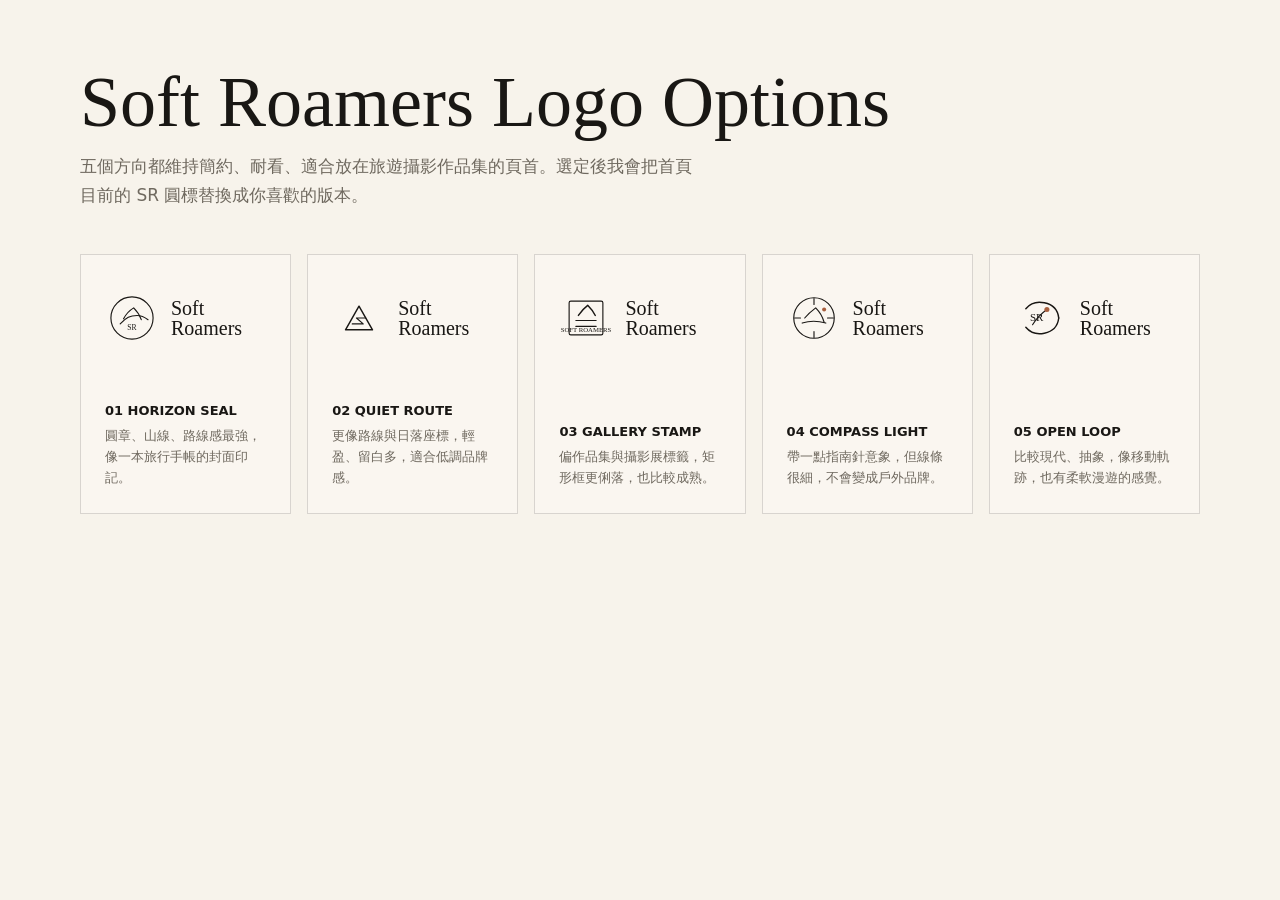
<file: logo-options.html>
<!doctype html>
<html lang="zh-Hant">
  <head>
    <meta charset="utf-8" />
    <meta name="viewport" content="width=device-width, initial-scale=1" />
    <title>Soft Roamers Logo Options</title>
    <style>
      :root {
        --paper: #f7f3eb;
        --ink: #191714;
        --muted: #6f695f;
        --line: rgba(25, 23, 20, 0.15);
        --clay: #a85f3e;
        --sea: #3f6f76;
      }

      * {
        box-sizing: border-box;
      }

      body {
        margin: 0;
        background: var(--paper);
        color: var(--ink);
        font-family: Inter, "Noto Sans TC", system-ui, sans-serif;
      }

      main {
        width: min(1120px, calc(100% - 40px));
        margin: 0 auto;
        padding: 64px 0;
      }

      h1 {
        margin: 0 0 10px;
        font-family: "Noto Serif TC", "Songti TC", Georgia, serif;
        font-size: clamp(34px, 6vw, 72px);
        font-weight: 500;
        line-height: 1.08;
      }

      .lead {
        max-width: 620px;
        margin: 0 0 44px;
        color: var(--muted);
        font-size: 17px;
        line-height: 1.7;
      }

      .options {
        display: grid;
        grid-template-columns: repeat(5, minmax(0, 1fr));
        gap: 16px;
      }

      .option {
        display: grid;
        min-height: 260px;
        padding: 24px;
        border: 1px solid var(--line);
        background: rgba(255, 253, 248, 0.34);
        align-content: space-between;
      }

      .logo-preview {
        display: flex;
        align-items: center;
        gap: 12px;
        min-height: 78px;
      }

      .logo-icon {
        width: 54px;
        height: 54px;
        flex: 0 0 auto;
      }

      .logo-word {
        font-family: "Noto Serif TC", "Songti TC", Georgia, serif;
        font-size: 20px;
        line-height: 1;
      }

      .option h2 {
        margin: 26px 0 8px;
        font-size: 13px;
        font-weight: 700;
        text-transform: uppercase;
      }

      .option p {
        margin: 0;
        color: var(--muted);
        font-size: 13px;
        line-height: 1.6;
      }

      svg {
        display: block;
      }

      .stroke {
        fill: none;
        stroke: currentColor;
        stroke-linecap: round;
        stroke-linejoin: round;
      }

      .thin {
        stroke-width: 1.35;
      }

      .medium {
        stroke-width: 1.7;
      }

      .fill-ink {
        fill: currentColor;
      }

      .fill-clay {
        fill: var(--clay);
      }

      @media (max-width: 980px) {
        .options {
          grid-template-columns: repeat(2, minmax(0, 1fr));
        }
      }

      @media (max-width: 560px) {
        .options {
          grid-template-columns: 1fr;
        }
      }
    </style>
  </head>
  <body>
    <main>
      <h1>Soft Roamers Logo Options</h1>
      <p class="lead">
        五個方向都維持簡約、耐看、適合放在旅遊攝影作品集的頁首。選定後我會把首頁目前的 SR 圓標替換成你喜歡的版本。
      </p>

      <section class="options" aria-label="Logo options">
        <article class="option">
          <div class="logo-preview">
            <svg class="logo-icon" viewBox="0 0 64 64" aria-hidden="true">
              <circle class="stroke thin" cx="32" cy="32" r="25" />
              <path class="stroke thin" d="M18 39c7-8 12-10 20-10 5 0 9 2 13 5" />
              <path class="stroke thin" d="M22 33c3-6 7-10 12-13 4 4 7 8 9 14" />
              <text x="32" y="46" text-anchor="middle" font-family="Georgia, serif" font-size="9" fill="currentColor">SR</text>
            </svg>
            <span class="logo-word">Soft Roamers</span>
          </div>
          <div>
            <h2>01 Horizon Seal</h2>
            <p>圓章、山線、路線感最強，像一本旅行手帳的封面印記。</p>
          </div>
        </article>

        <article class="option">
          <div class="logo-preview">
            <svg class="logo-icon" viewBox="0 0 64 64" aria-hidden="true">
              <path class="stroke medium" d="M16 46 32 18l16 28Z" />
              <path class="stroke thin" d="M24 39h13l-8-7h11" />
            </svg>
            <span class="logo-word">Soft Roamers</span>
          </div>
          <div>
            <h2>02 Quiet Route</h2>
            <p>更像路線與日落座標，輕盈、留白多，適合低調品牌感。</p>
          </div>
        </article>

        <article class="option">
          <div class="logo-preview">
            <svg class="logo-icon" viewBox="0 0 64 64" aria-hidden="true">
              <rect class="stroke thin" x="12" y="12" width="40" height="40" rx="2" />
              <path class="stroke thin" d="M20 42h24M20 35h24" />
              <path class="stroke medium" d="M23 29c4-6 7-9 11-12 4 4 7 8 9 12" />
              <text x="32" y="48" text-anchor="middle" font-family="Georgia, serif" font-size="8" fill="currentColor">SOFT ROAMERS</text>
            </svg>
            <span class="logo-word">Soft Roamers</span>
          </div>
          <div>
            <h2>03 Gallery Stamp</h2>
            <p>偏作品集與攝影展標籤，矩形框更俐落，也比較成熟。</p>
          </div>
        </article>

        <article class="option">
          <div class="logo-preview">
            <svg class="logo-icon" viewBox="0 0 64 64" aria-hidden="true">
              <circle class="stroke thin" cx="32" cy="32" r="24" />
              <path class="stroke thin" d="M18 38c9-3 18-3 28 0" />
              <path class="stroke thin" d="M21 32c5-6 9-9 13-12 5 5 8 10 10 17" />
              <path class="stroke thin" d="M32 9v7M32 48v7M9 32h7M48 32h7" />
              <circle class="fill-clay" cx="44" cy="22" r="2.4" />
            </svg>
            <span class="logo-word">Soft Roamers</span>
          </div>
          <div>
            <h2>04 Compass Light</h2>
            <p>帶一點指南針意象，但線條很細，不會變成戶外品牌。</p>
          </div>
        </article>

        <article class="option">
          <div class="logo-preview">
            <svg class="logo-icon" viewBox="0 0 64 64" aria-hidden="true">
              <path class="stroke medium" d="M14 21c5-6 13-9 22-7 10 2 16 9 17 18" />
              <path class="stroke medium" d="M14 43c5 6 13 9 22 7 10-2 16-9 17-18" />
              <path class="stroke thin" d="M22 40c5-8 10-13 17-18" />
              <circle class="fill-clay" cx="39" cy="22" r="3" />
              <text x="19" y="35" font-family="Georgia, serif" font-size="13" fill="currentColor">SR</text>
            </svg>
            <span class="logo-word">Soft Roamers</span>
          </div>
          <div>
            <h2>05 Open Loop</h2>
            <p>比較現代、抽象，像移動軌跡，也有柔軟漫遊的感覺。</p>
          </div>
        </article>
      </section>
    </main>
  </body>
</html>
</file>
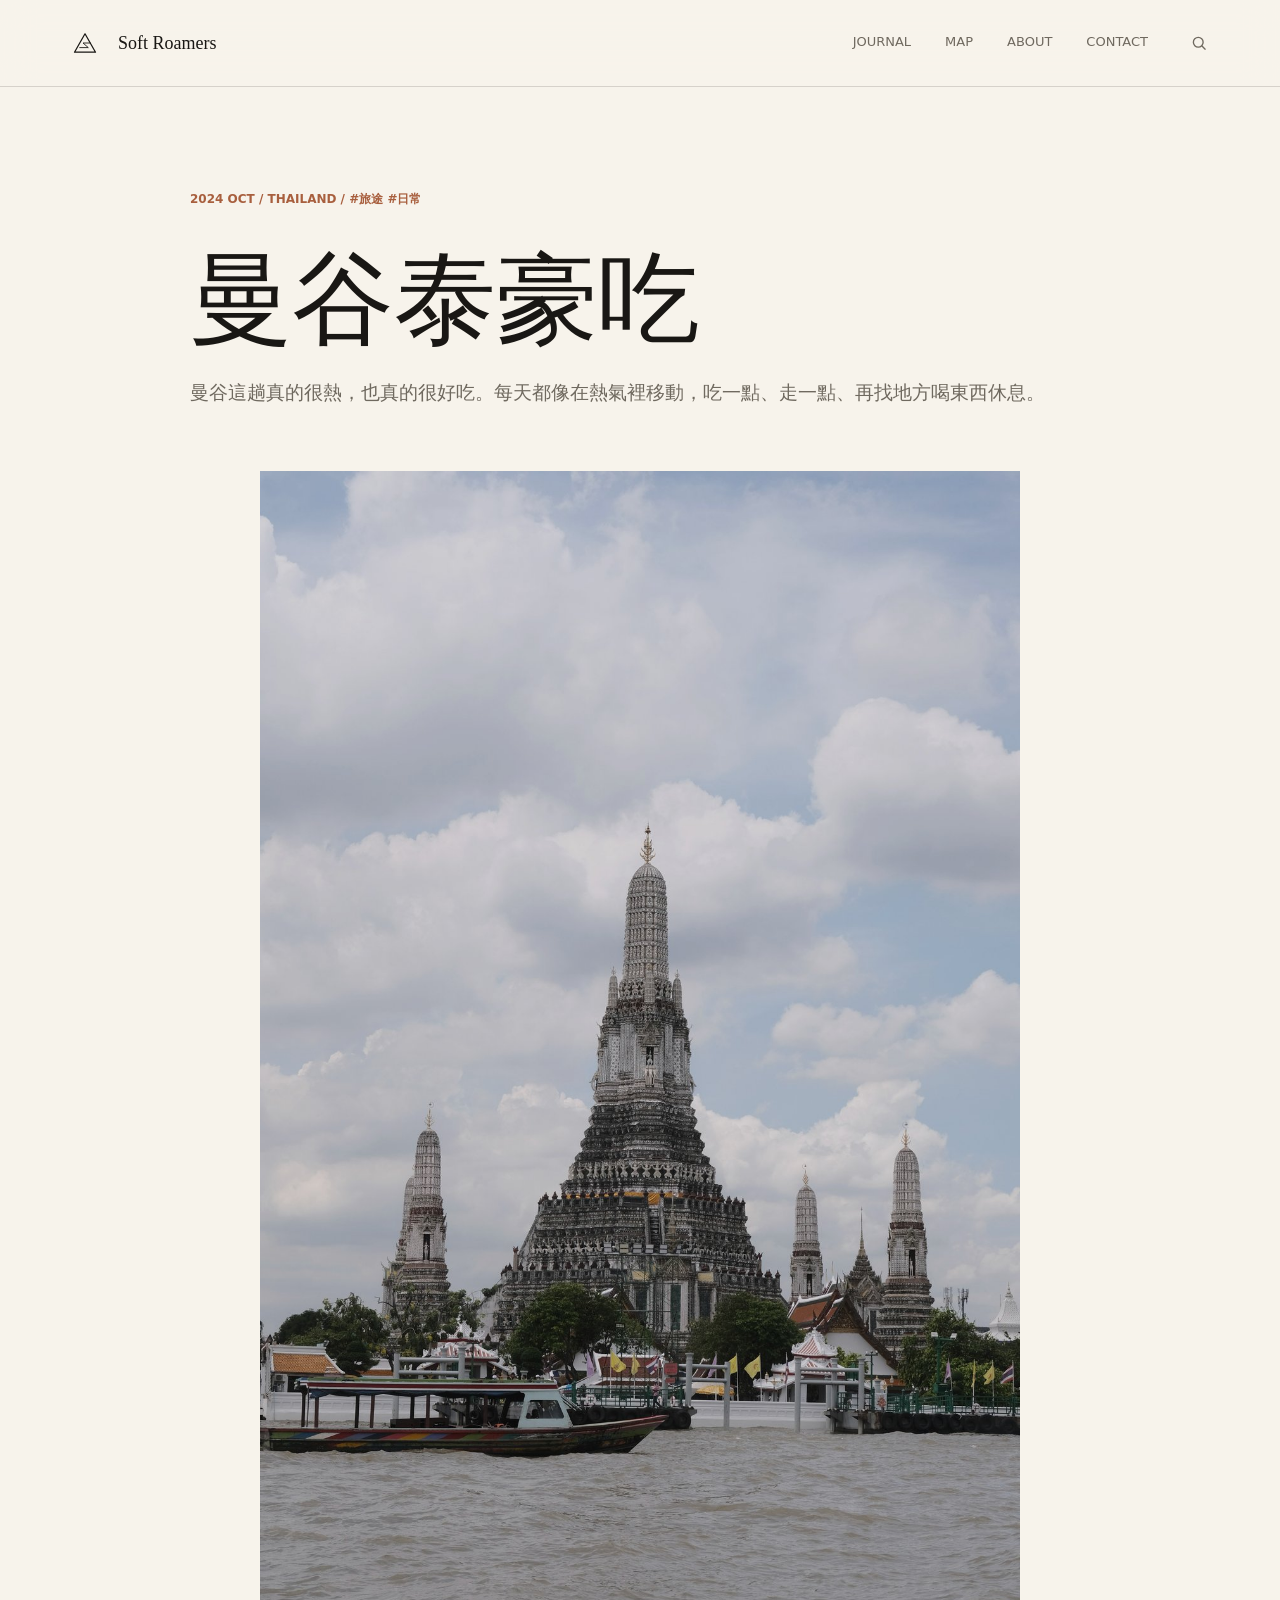
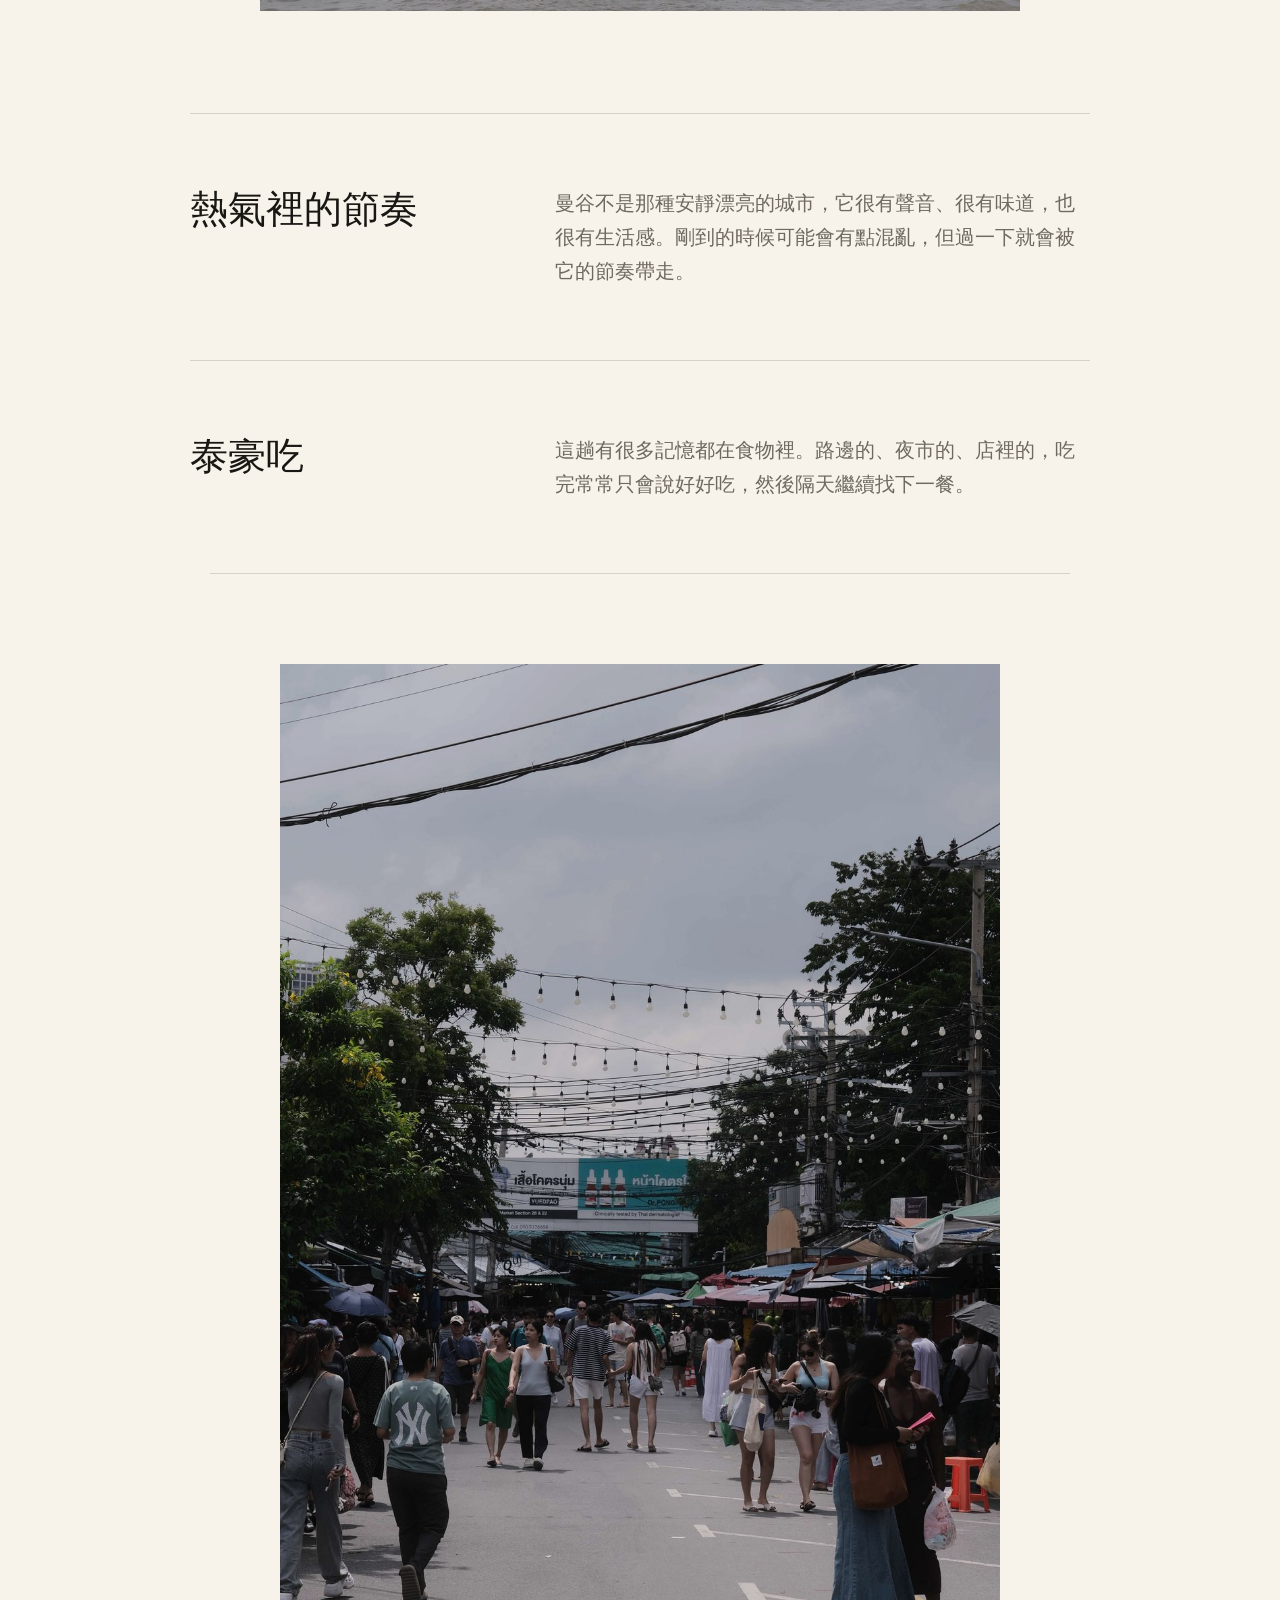
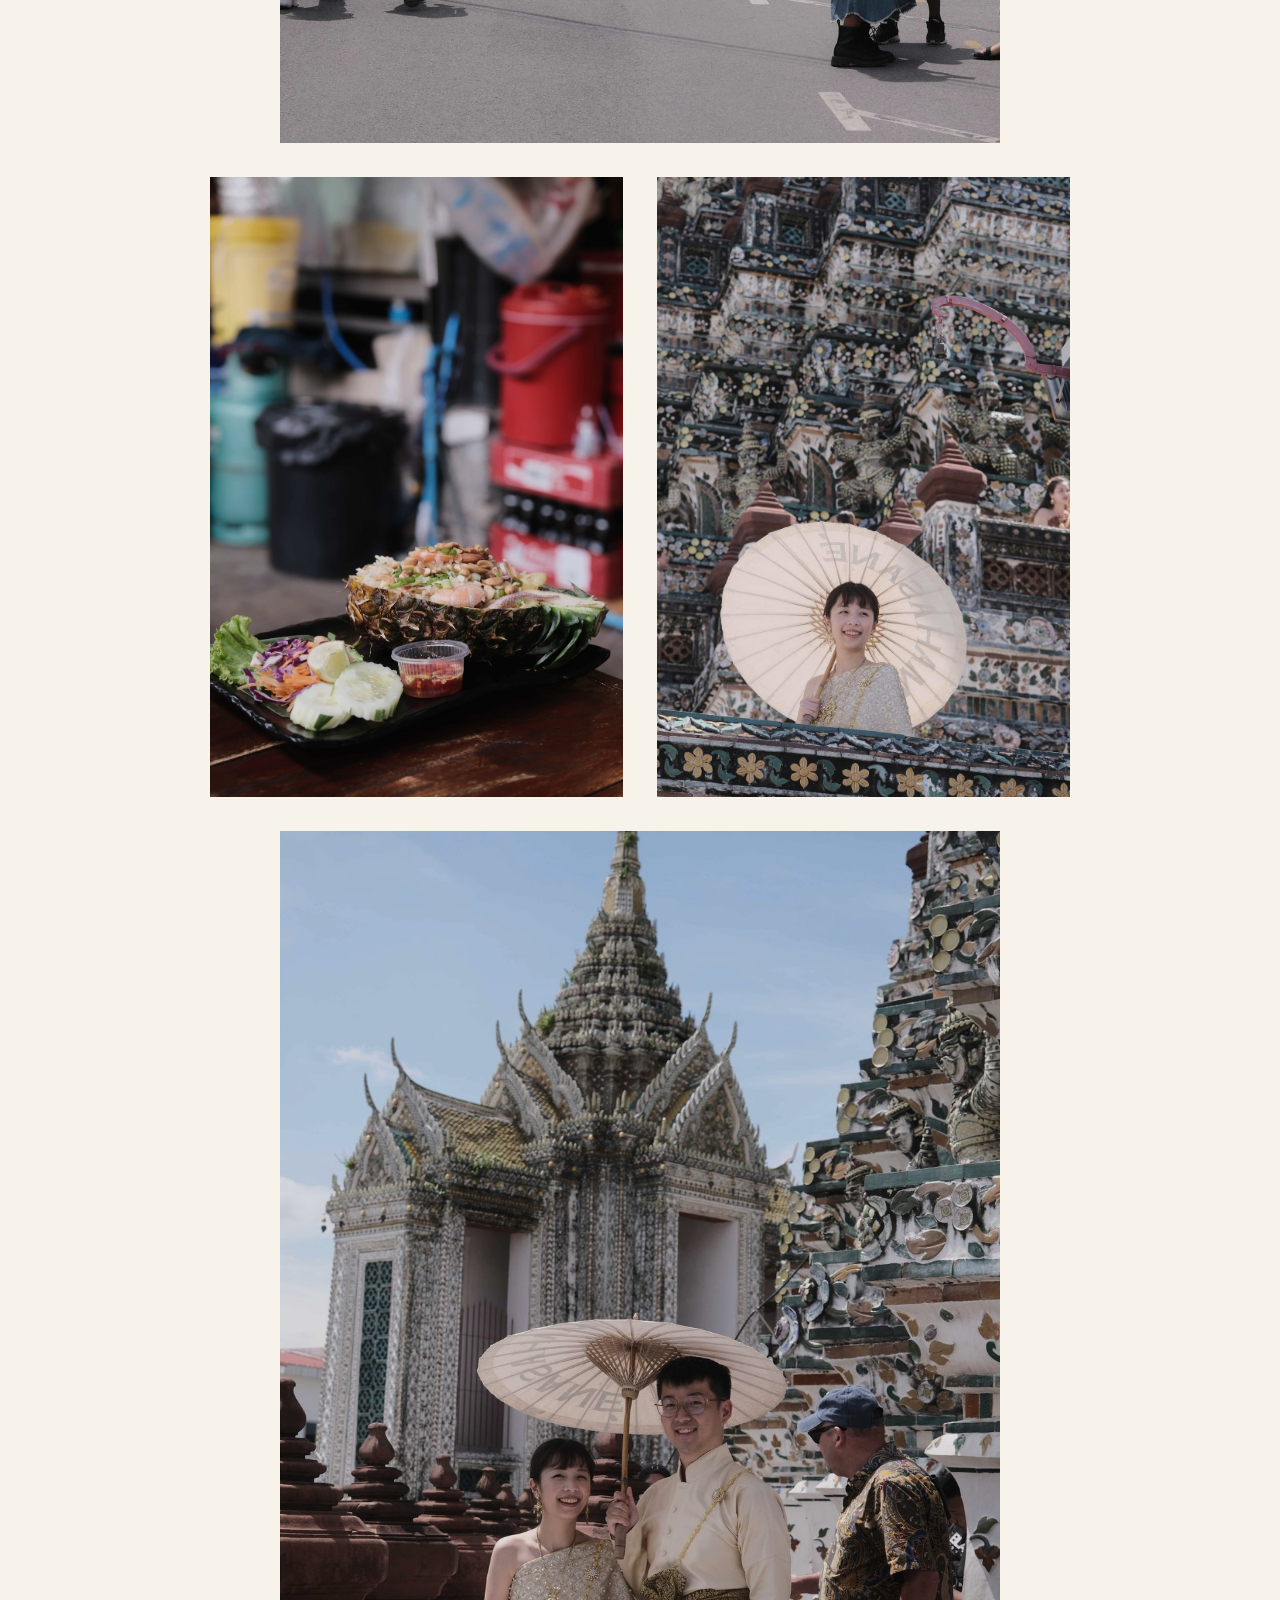
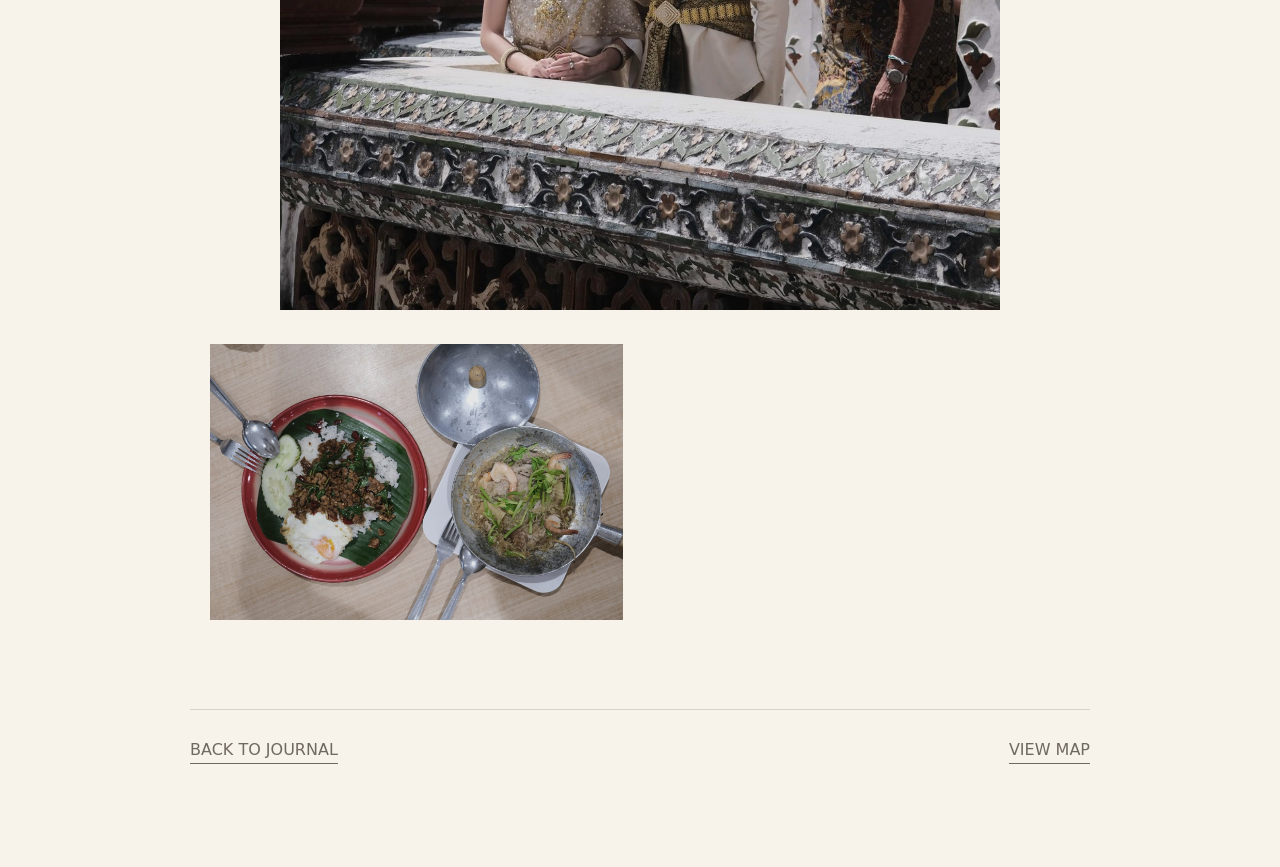
<file: posts/bangkok.html>
<!doctype html>
<html lang="zh-Hant">
  <head>
    <meta charset="utf-8" />
    <meta name="viewport" content="width=device-width, initial-scale=1" />
    <title>曼谷泰豪吃 | Soft Roamers</title>
    <meta name="description" content="曼谷這趟真的很熱，也真的很好吃。每天都像在熱氣裡移動，吃一點、走一點、再找地方喝東西休息。" />
    <link rel="stylesheet" href="../styles.css?v=layout-3" />
  </head>
  <body data-path-prefix="../">
    <header class="site-header" id="top">
      <a class="brand" href="../index.html" aria-label="Soft Roamers home">
        <svg class="brand-logo" viewBox="0 0 64 64" aria-hidden="true">
          <path d="M16 46 32 18l16 28Z" />
          <path d="M24 39h13l-8-7h11" />
        </svg>
        <span>Soft Roamers</span>
      </a>
      <nav class="main-nav" aria-label="主要導覽">
        <a href="../index.html#journal">Journal</a>
        <a href="../index.html#map">Map</a>
        <a href="../index.html#about">About</a>
        <a href="../index.html#contact">Contact</a>
        <button class="search-trigger" type="button" aria-label="搜尋文章" aria-controls="search-panel">
          <svg aria-hidden="true" viewBox="0 0 24 24">
            <circle cx="11" cy="11" r="6.5" />
            <path d="m16 16 4.2 4.2" />
          </svg>
        </button>
      </nav>
    </header>

    <div class="search-panel" id="search-panel" hidden>
      <div class="search-backdrop" data-search-close></div>
      <section class="search-dialog" role="dialog" aria-modal="true" aria-labelledby="search-title">
        <div class="search-head">
          <p class="section-kicker">search journal</p>
          <button class="search-close" type="button" data-search-close aria-label="關閉搜尋">Close</button>
        </div>
        <h2 id="search-title">搜尋文章</h2>
        <label class="search-box">
          <span>關鍵字或分類</span>
          <input type="search" data-search-input placeholder="輸入城市、國家、#旅途、#日常、#閱讀..." />
        </label>
        <div class="search-tags" aria-label="常用分類">
          <button type="button" data-search-tag="#旅途">#旅途</button>
          <button type="button" data-search-tag="#日常">#日常</button>
          <button type="button" data-search-tag="#閱讀">#閱讀</button>
        </div>
        <div class="search-results" data-search-results></div>
      </section>
    </div>

    <main class="post-page">
      <article>
        <header class="post-hero">
          <p class="section-kicker">2024 Oct / Thailand / #旅途 #日常</p>
          <h1>曼谷泰豪吃</h1>
          <p>曼谷這趟真的很熱，也真的很好吃。每天都像在熱氣裡移動，吃一點、走一點、再找地方喝東西休息。</p>
          <img src="../assets/articles/bangkok/hero.jpg" alt="曼谷泰豪吃 代表照片" />
        </header>

        <section class="post-copy">
          <p class="section-kicker">熱氣裡的節奏</p>
          <p>曼谷不是那種安靜漂亮的城市，它很有聲音、很有味道，也很有生活感。剛到的時候可能會有點混亂，但過一下就會被它的節奏帶走。</p>
        </section>
        <section class="post-copy">
          <p class="section-kicker">泰豪吃</p>
          <p>這趟有很多記憶都在食物裡。路邊的、夜市的、店裡的，吃完常常只會說好好吃，然後隔天繼續找下一餐。</p>
        </section>

        <section class="post-gallery" aria-label="曼谷泰豪吃 照片集">
          <figure>
            <img src="../assets/articles/bangkok/01.jpg" alt="曼谷泰豪吃 旅行照片 1" />
          </figure>
          <figure>
            <img src="../assets/articles/bangkok/02.jpg" alt="曼谷泰豪吃 旅行照片 2" />
          </figure>
          <figure>
            <img src="../assets/articles/bangkok/03.jpg" alt="曼谷泰豪吃 旅行照片 3" />
          </figure>
          <figure>
            <img src="../assets/articles/bangkok/04.jpg" alt="曼谷泰豪吃 旅行照片 4" />
          </figure>
          <figure>
            <img src="../assets/articles/bangkok/05.jpg" alt="曼谷泰豪吃 旅行照片 5" />
          </figure>
        </section>

        <nav class="post-nav" aria-label="文章導覽">
          <a href="../index.html#journal">Back to journal</a>
          <a href="../index.html#map">View map</a>
      </nav>
      </article>
    </main>
    <script src="../script.js?v=layout-4"></script>
  </body>
</html>
</file>
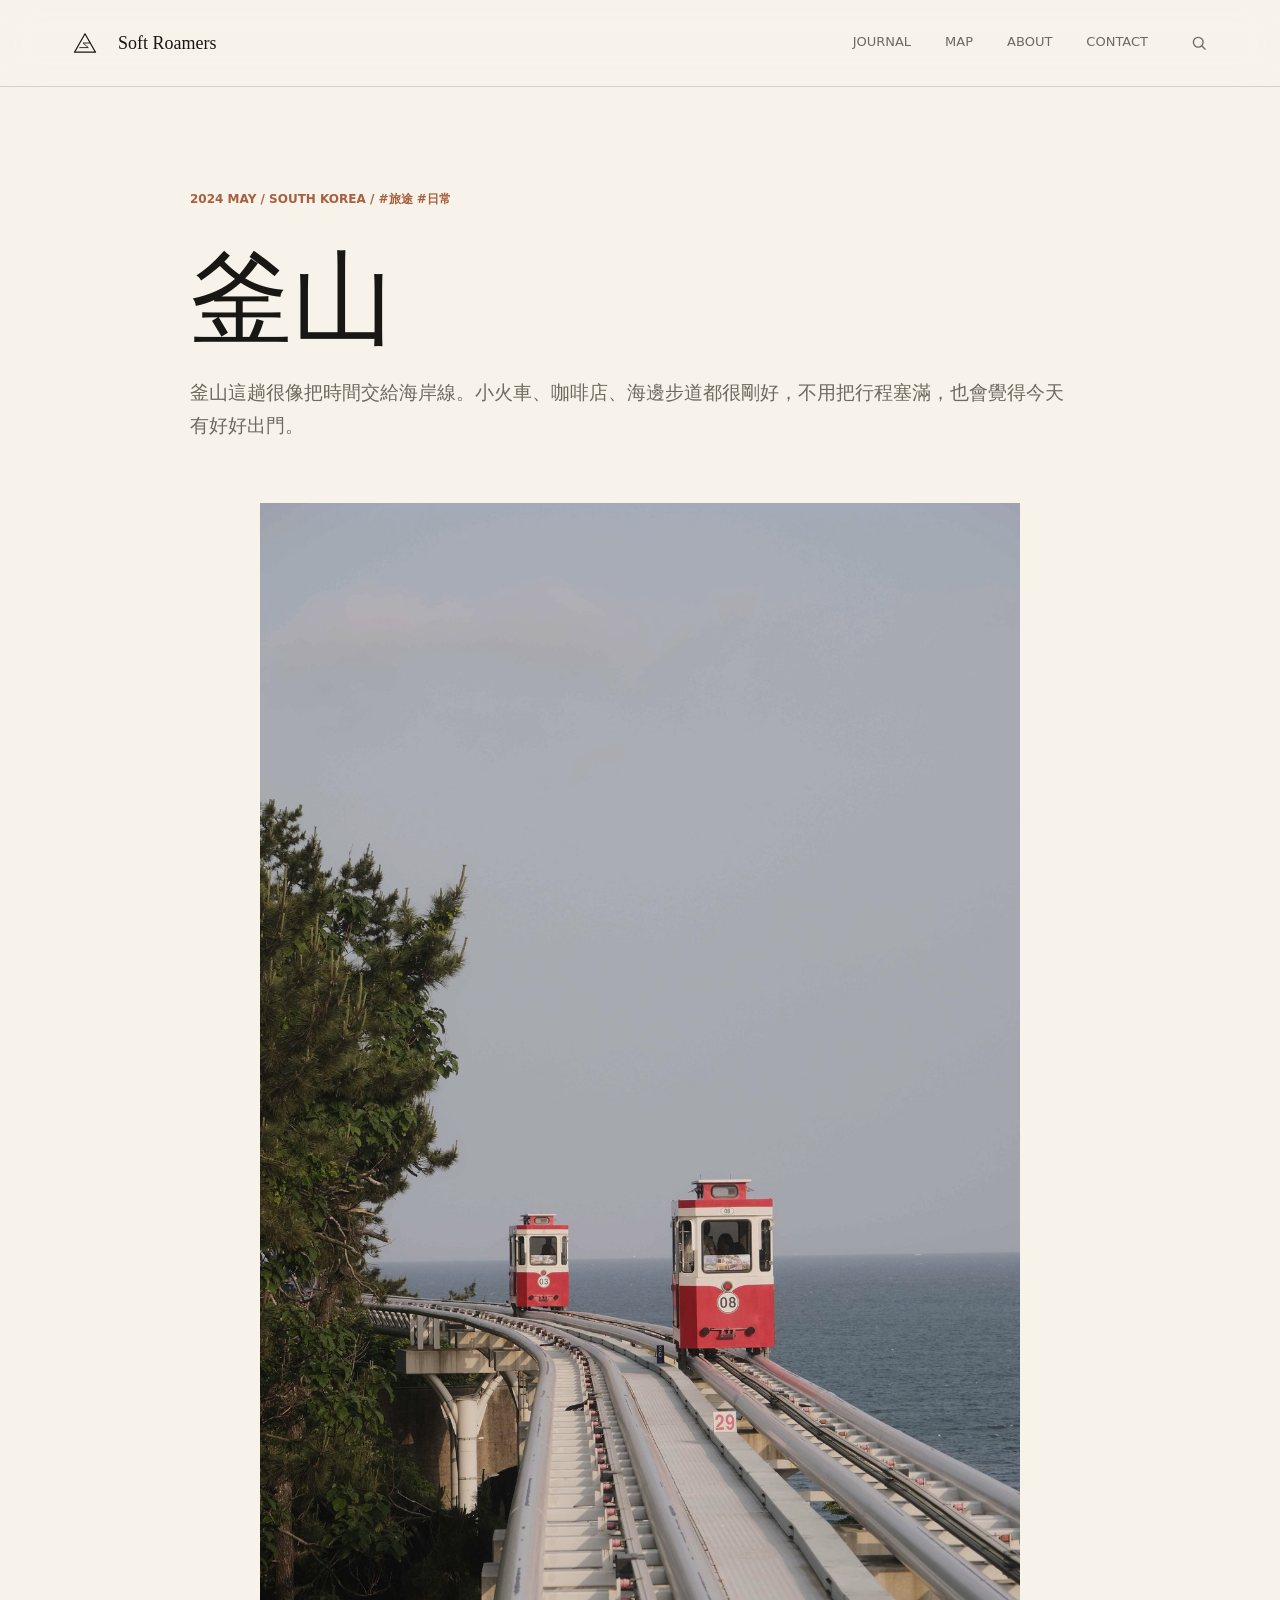
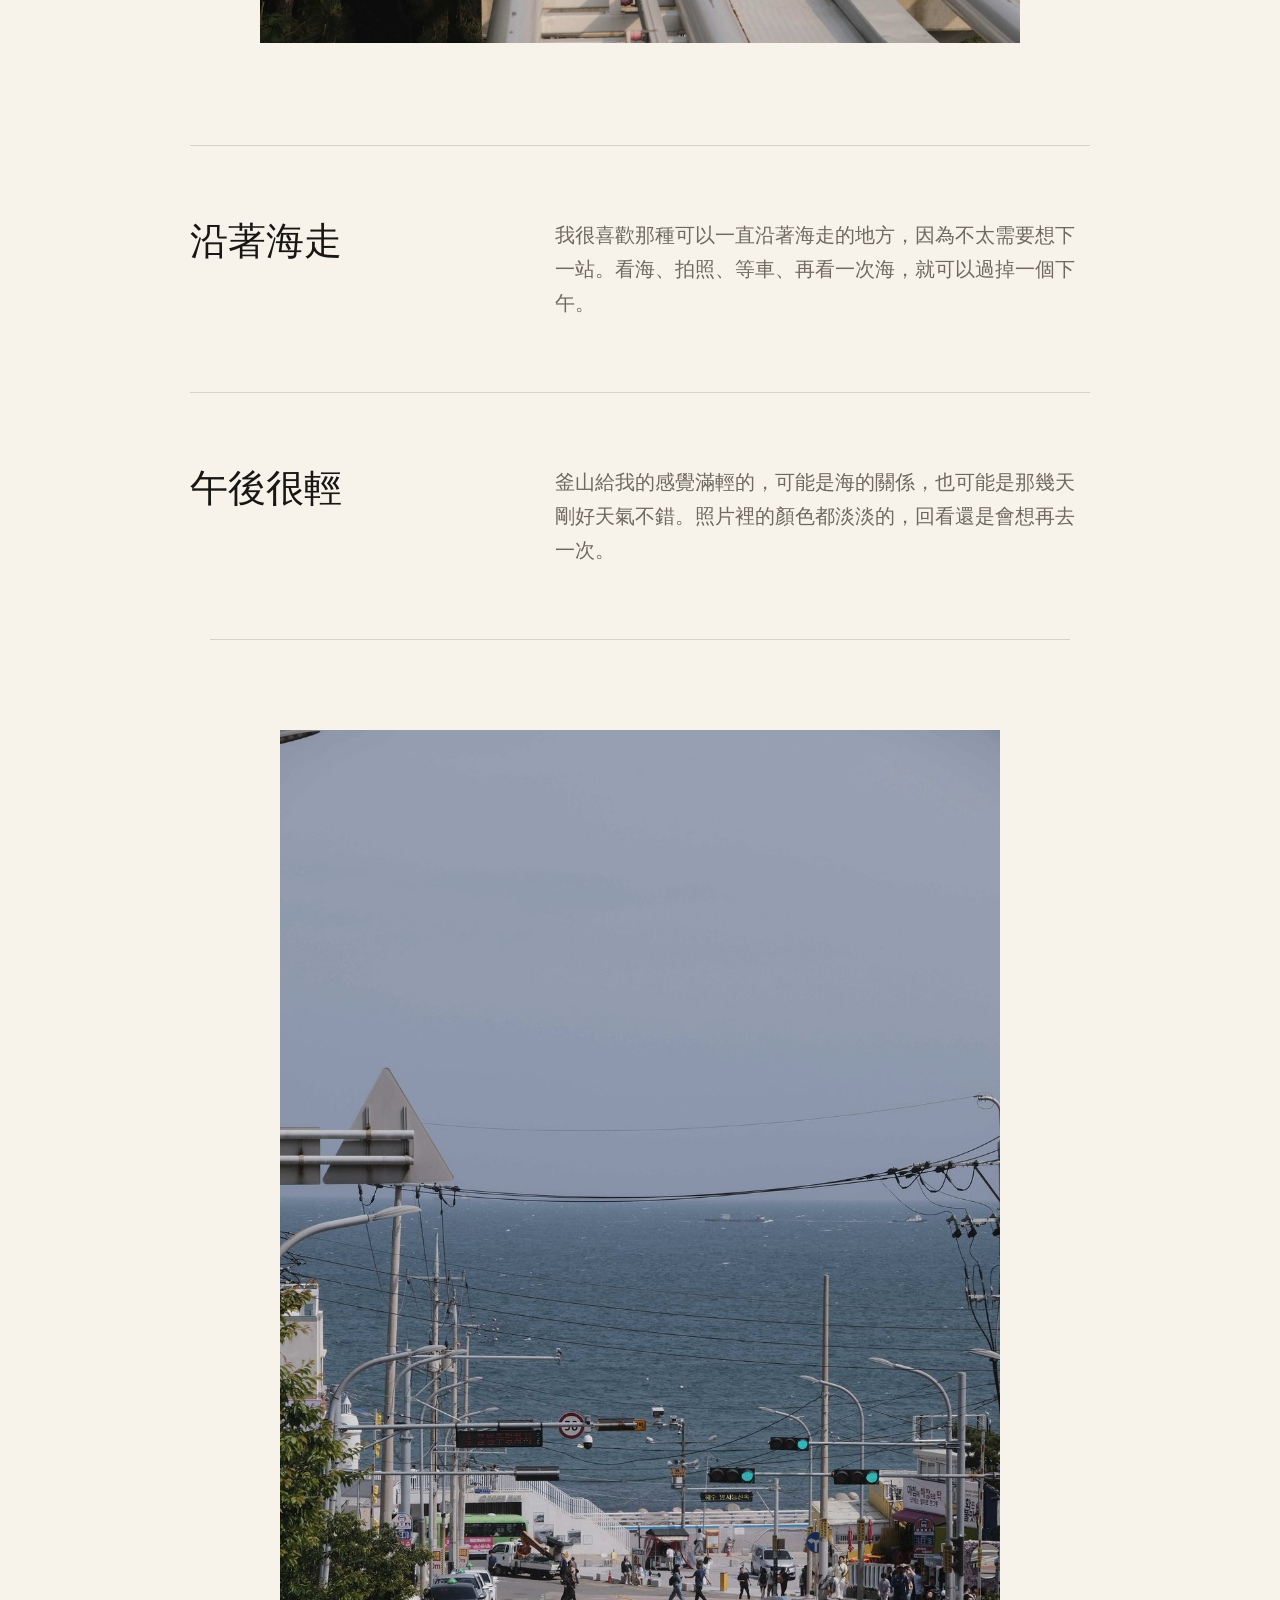
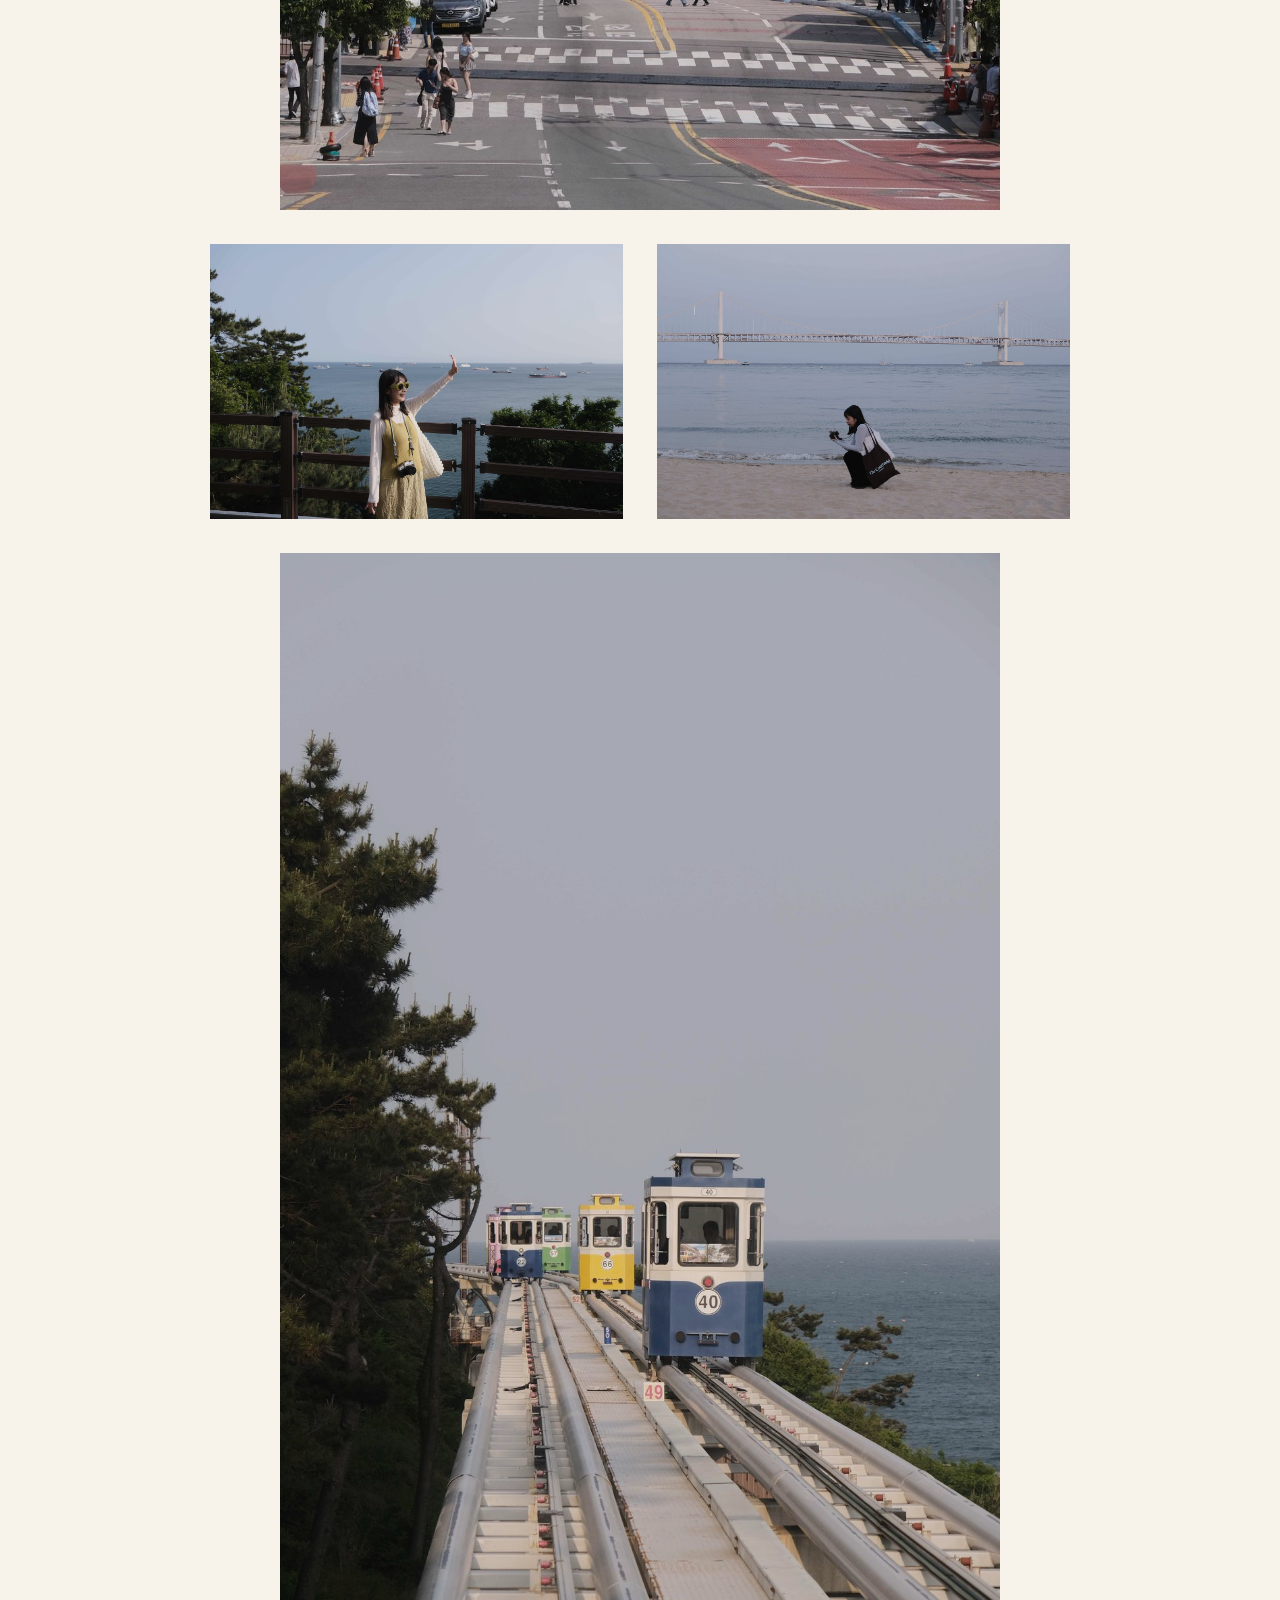
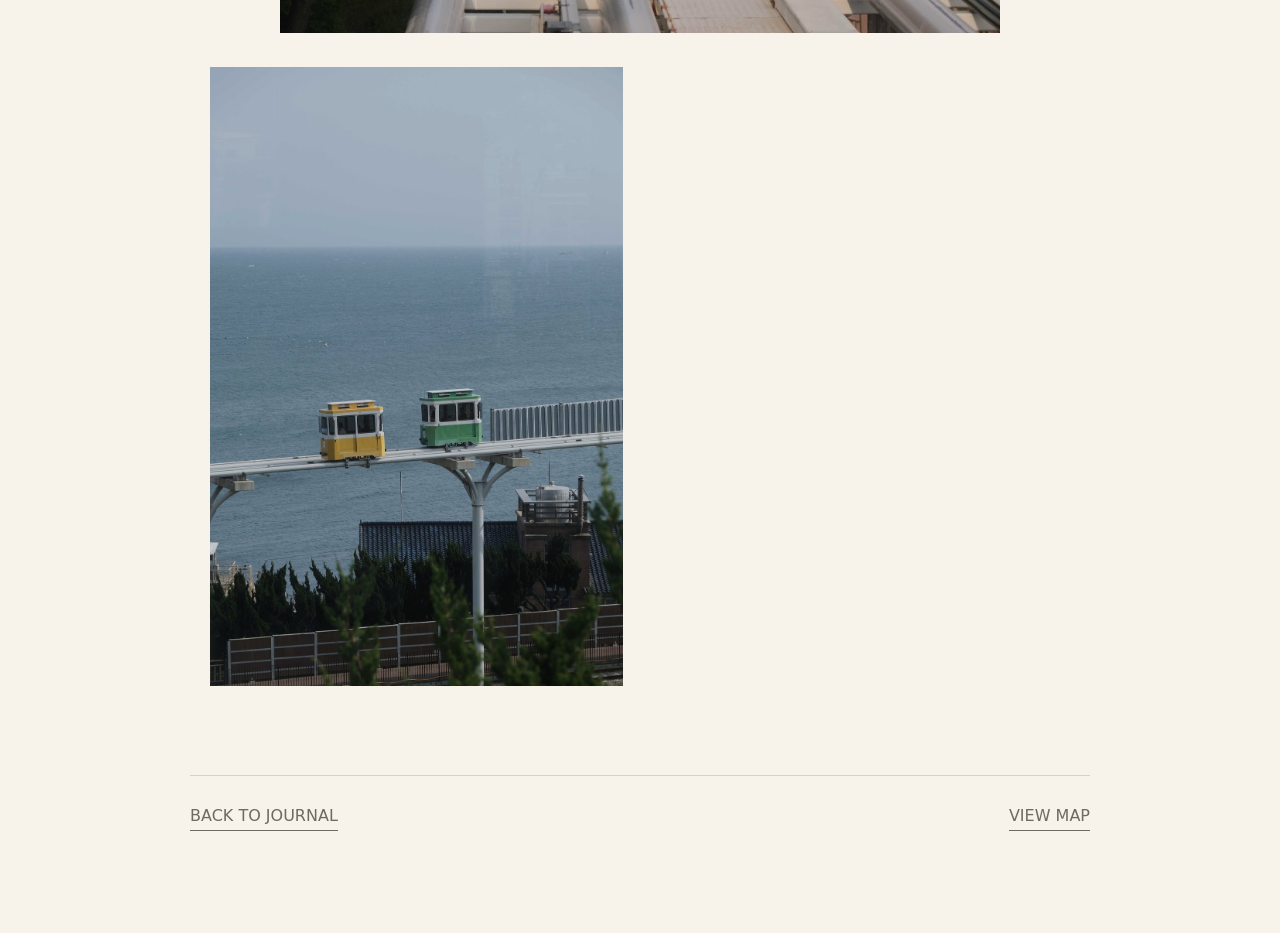
<file: posts/busan.html>
<!doctype html>
<html lang="zh-Hant">
  <head>
    <meta charset="utf-8" />
    <meta name="viewport" content="width=device-width, initial-scale=1" />
    <title>釜山 | Soft Roamers</title>
    <meta name="description" content="釜山這趟很像把時間交給海岸線。小火車、咖啡店、海邊步道都很剛好，不用把行程塞滿，也會覺得今天有好好出門。" />
    <link rel="stylesheet" href="../styles.css?v=layout-3" />
  </head>
  <body data-path-prefix="../">
    <header class="site-header" id="top">
      <a class="brand" href="../index.html" aria-label="Soft Roamers home">
        <svg class="brand-logo" viewBox="0 0 64 64" aria-hidden="true">
          <path d="M16 46 32 18l16 28Z" />
          <path d="M24 39h13l-8-7h11" />
        </svg>
        <span>Soft Roamers</span>
      </a>
      <nav class="main-nav" aria-label="主要導覽">
        <a href="../index.html#journal">Journal</a>
        <a href="../index.html#map">Map</a>
        <a href="../index.html#about">About</a>
        <a href="../index.html#contact">Contact</a>
        <button class="search-trigger" type="button" aria-label="搜尋文章" aria-controls="search-panel">
          <svg aria-hidden="true" viewBox="0 0 24 24">
            <circle cx="11" cy="11" r="6.5" />
            <path d="m16 16 4.2 4.2" />
          </svg>
        </button>
      </nav>
    </header>

    <div class="search-panel" id="search-panel" hidden>
      <div class="search-backdrop" data-search-close></div>
      <section class="search-dialog" role="dialog" aria-modal="true" aria-labelledby="search-title">
        <div class="search-head">
          <p class="section-kicker">search journal</p>
          <button class="search-close" type="button" data-search-close aria-label="關閉搜尋">Close</button>
        </div>
        <h2 id="search-title">搜尋文章</h2>
        <label class="search-box">
          <span>關鍵字或分類</span>
          <input type="search" data-search-input placeholder="輸入城市、國家、#旅途、#日常、#閱讀..." />
        </label>
        <div class="search-tags" aria-label="常用分類">
          <button type="button" data-search-tag="#旅途">#旅途</button>
          <button type="button" data-search-tag="#日常">#日常</button>
          <button type="button" data-search-tag="#閱讀">#閱讀</button>
        </div>
        <div class="search-results" data-search-results></div>
      </section>
    </div>

    <main class="post-page">
      <article>
        <header class="post-hero">
          <p class="section-kicker">2024 May / South Korea / #旅途 #日常</p>
          <h1>釜山</h1>
          <p>釜山這趟很像把時間交給海岸線。小火車、咖啡店、海邊步道都很剛好，不用把行程塞滿，也會覺得今天有好好出門。</p>
          <img src="../assets/articles/busan/hero.jpg" alt="釜山 代表照片" />
        </header>

        <section class="post-copy">
          <p class="section-kicker">沿著海走</p>
          <p>我很喜歡那種可以一直沿著海走的地方，因為不太需要想下一站。看海、拍照、等車、再看一次海，就可以過掉一個下午。</p>
        </section>
        <section class="post-copy">
          <p class="section-kicker">午後很輕</p>
          <p>釜山給我的感覺滿輕的，可能是海的關係，也可能是那幾天剛好天氣不錯。照片裡的顏色都淡淡的，回看還是會想再去一次。</p>
        </section>

        <section class="post-gallery" aria-label="釜山 照片集">
          <figure>
            <img src="../assets/articles/busan/01.jpg" alt="釜山 旅行照片 1" />
          </figure>
          <figure>
            <img src="../assets/articles/busan/02.jpg" alt="釜山 旅行照片 2" />
          </figure>
          <figure>
            <img src="../assets/articles/busan/03.jpg" alt="釜山 旅行照片 3" />
          </figure>
          <figure>
            <img src="../assets/articles/busan/04.jpg" alt="釜山 旅行照片 4" />
          </figure>
          <figure>
            <img src="../assets/articles/busan/05.jpg" alt="釜山 旅行照片 5" />
          </figure>
        </section>

        <nav class="post-nav" aria-label="文章導覽">
          <a href="../index.html#journal">Back to journal</a>
          <a href="../index.html#map">View map</a>
      </nav>
      </article>
    </main>
    <script src="../script.js?v=layout-4"></script>
  </body>
</html>
</file>
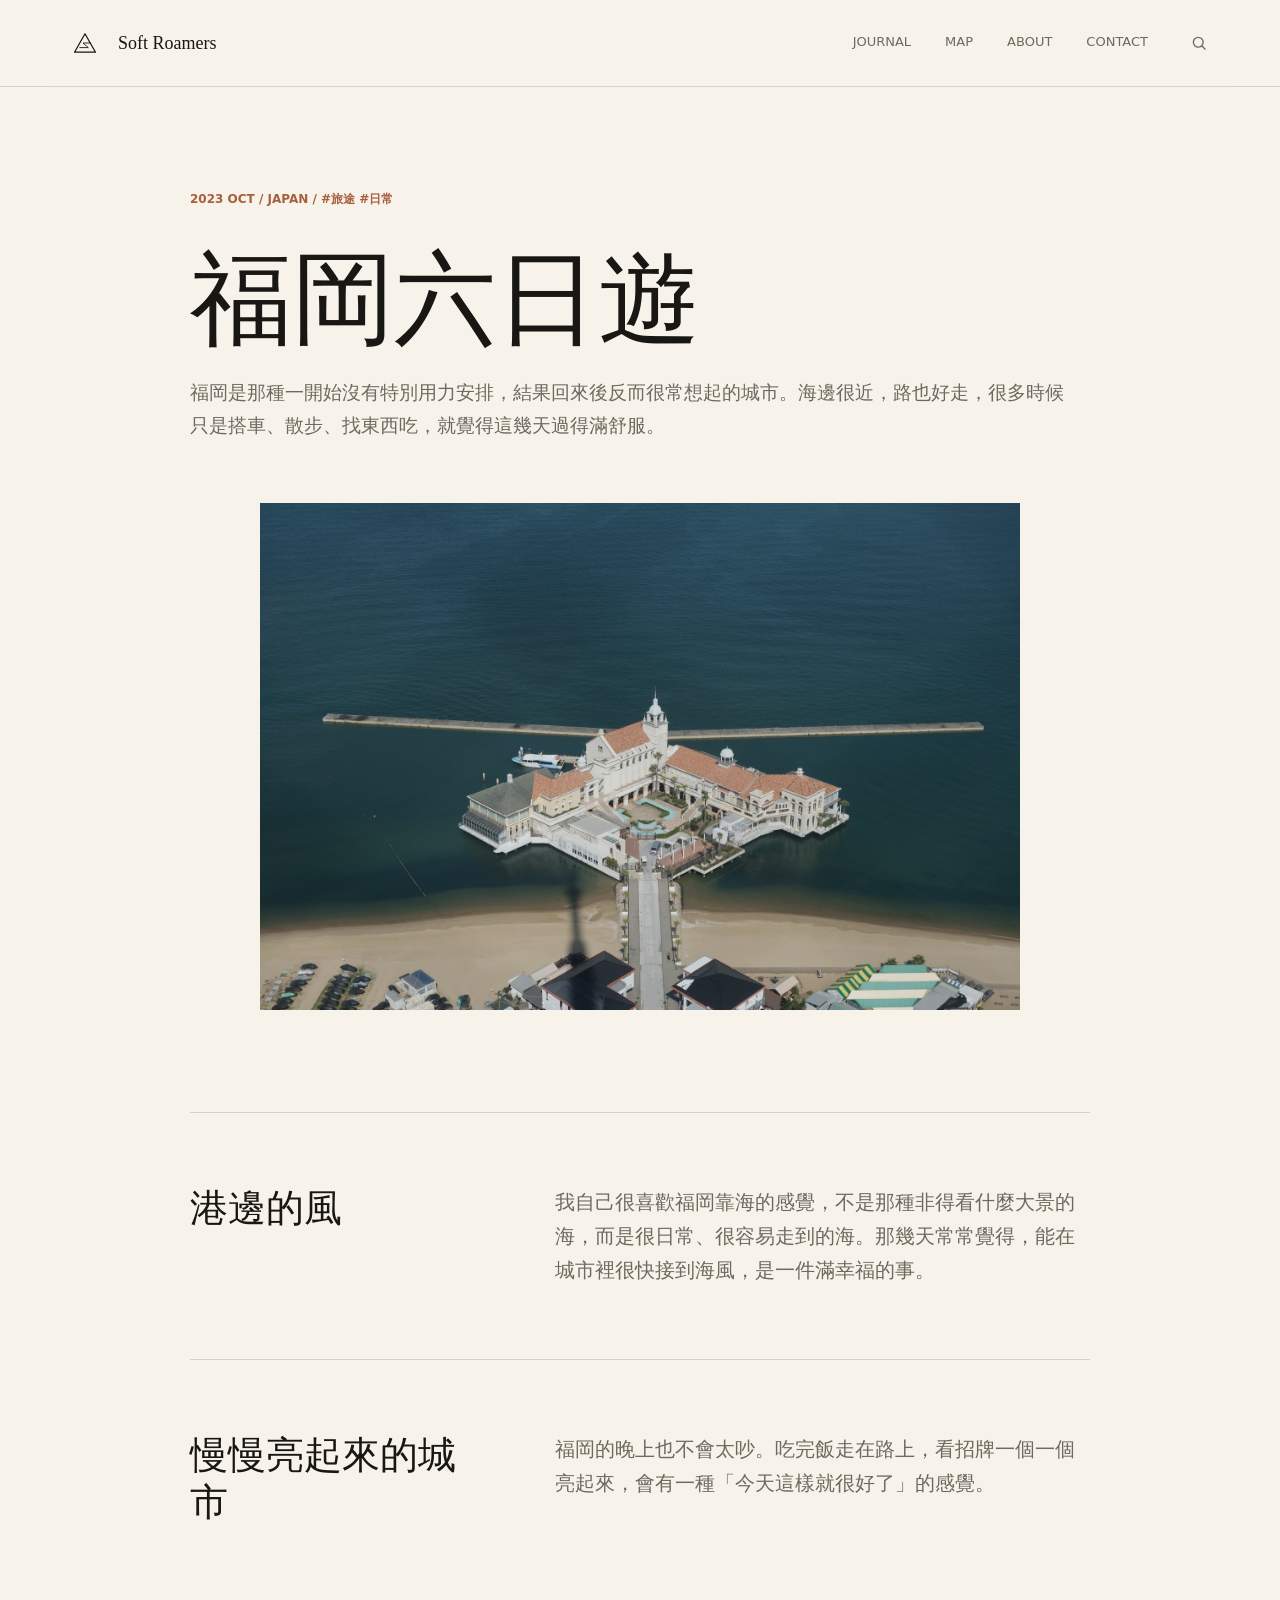
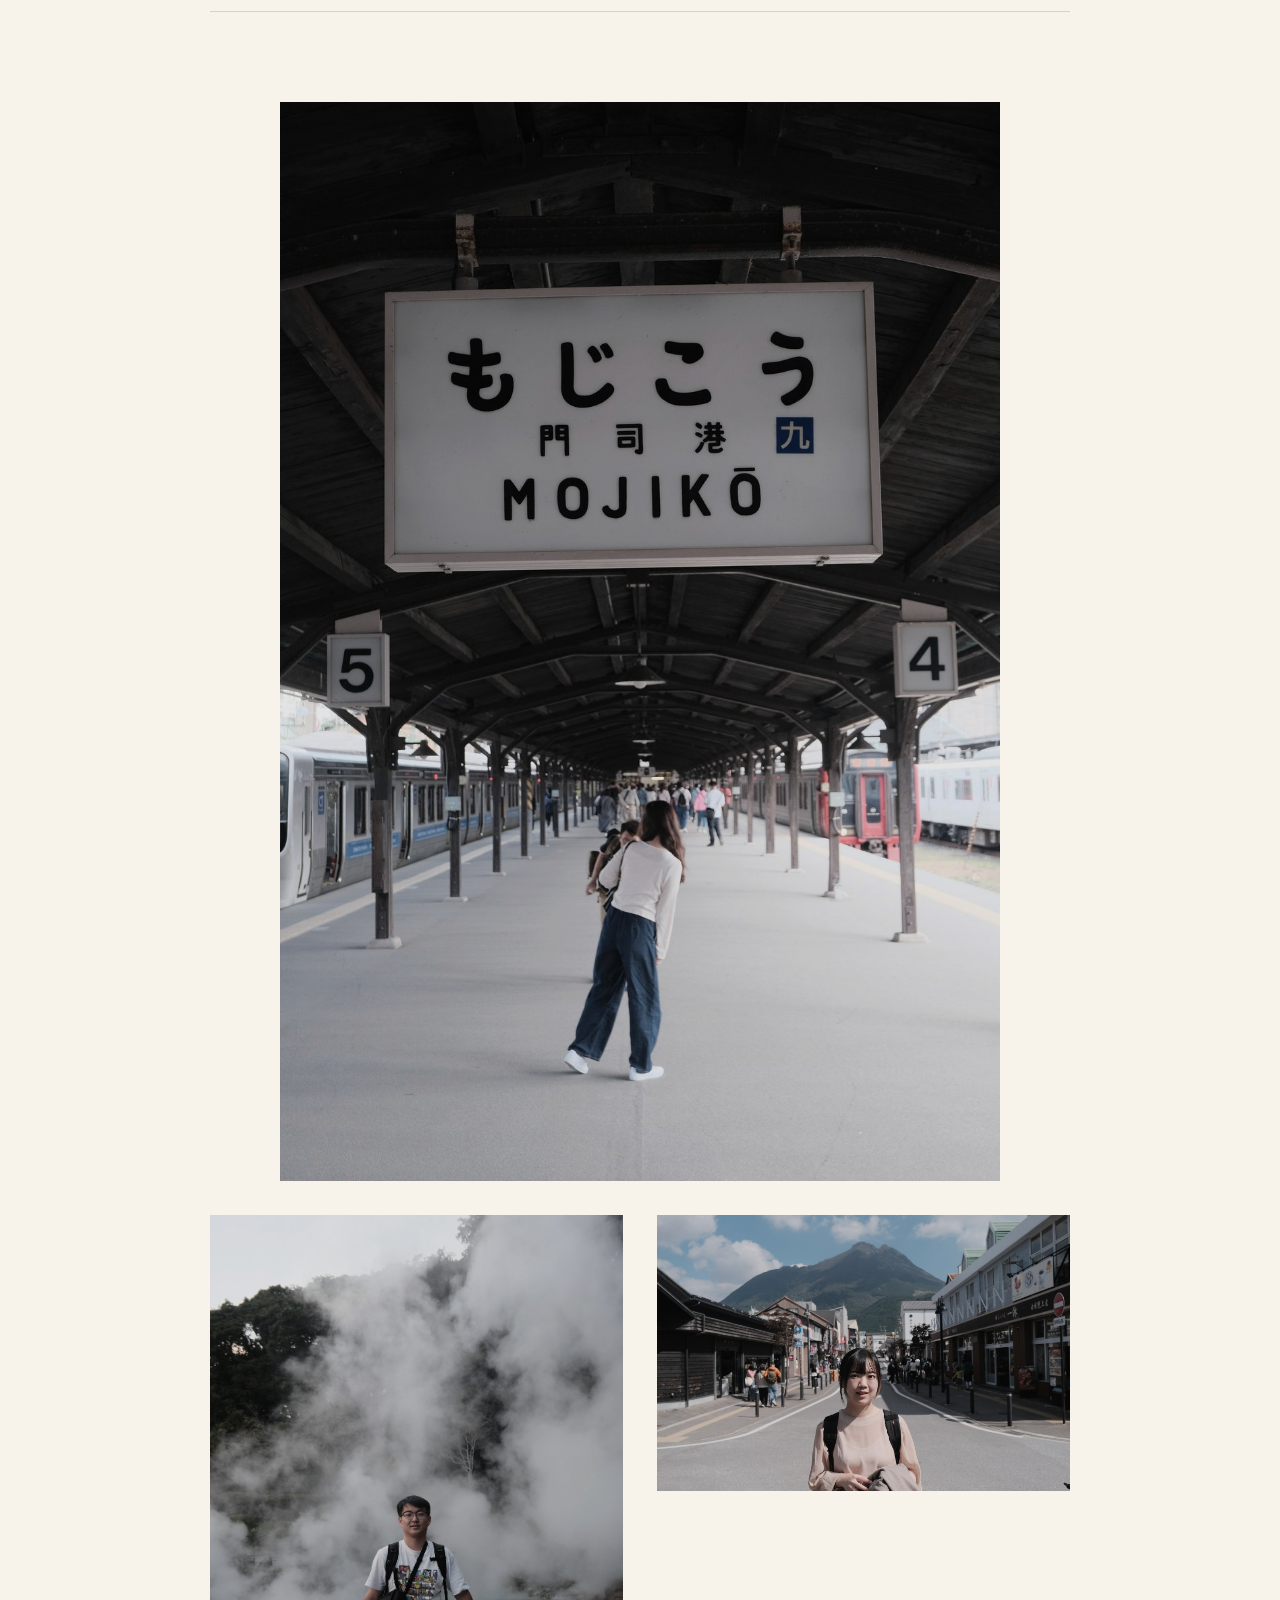
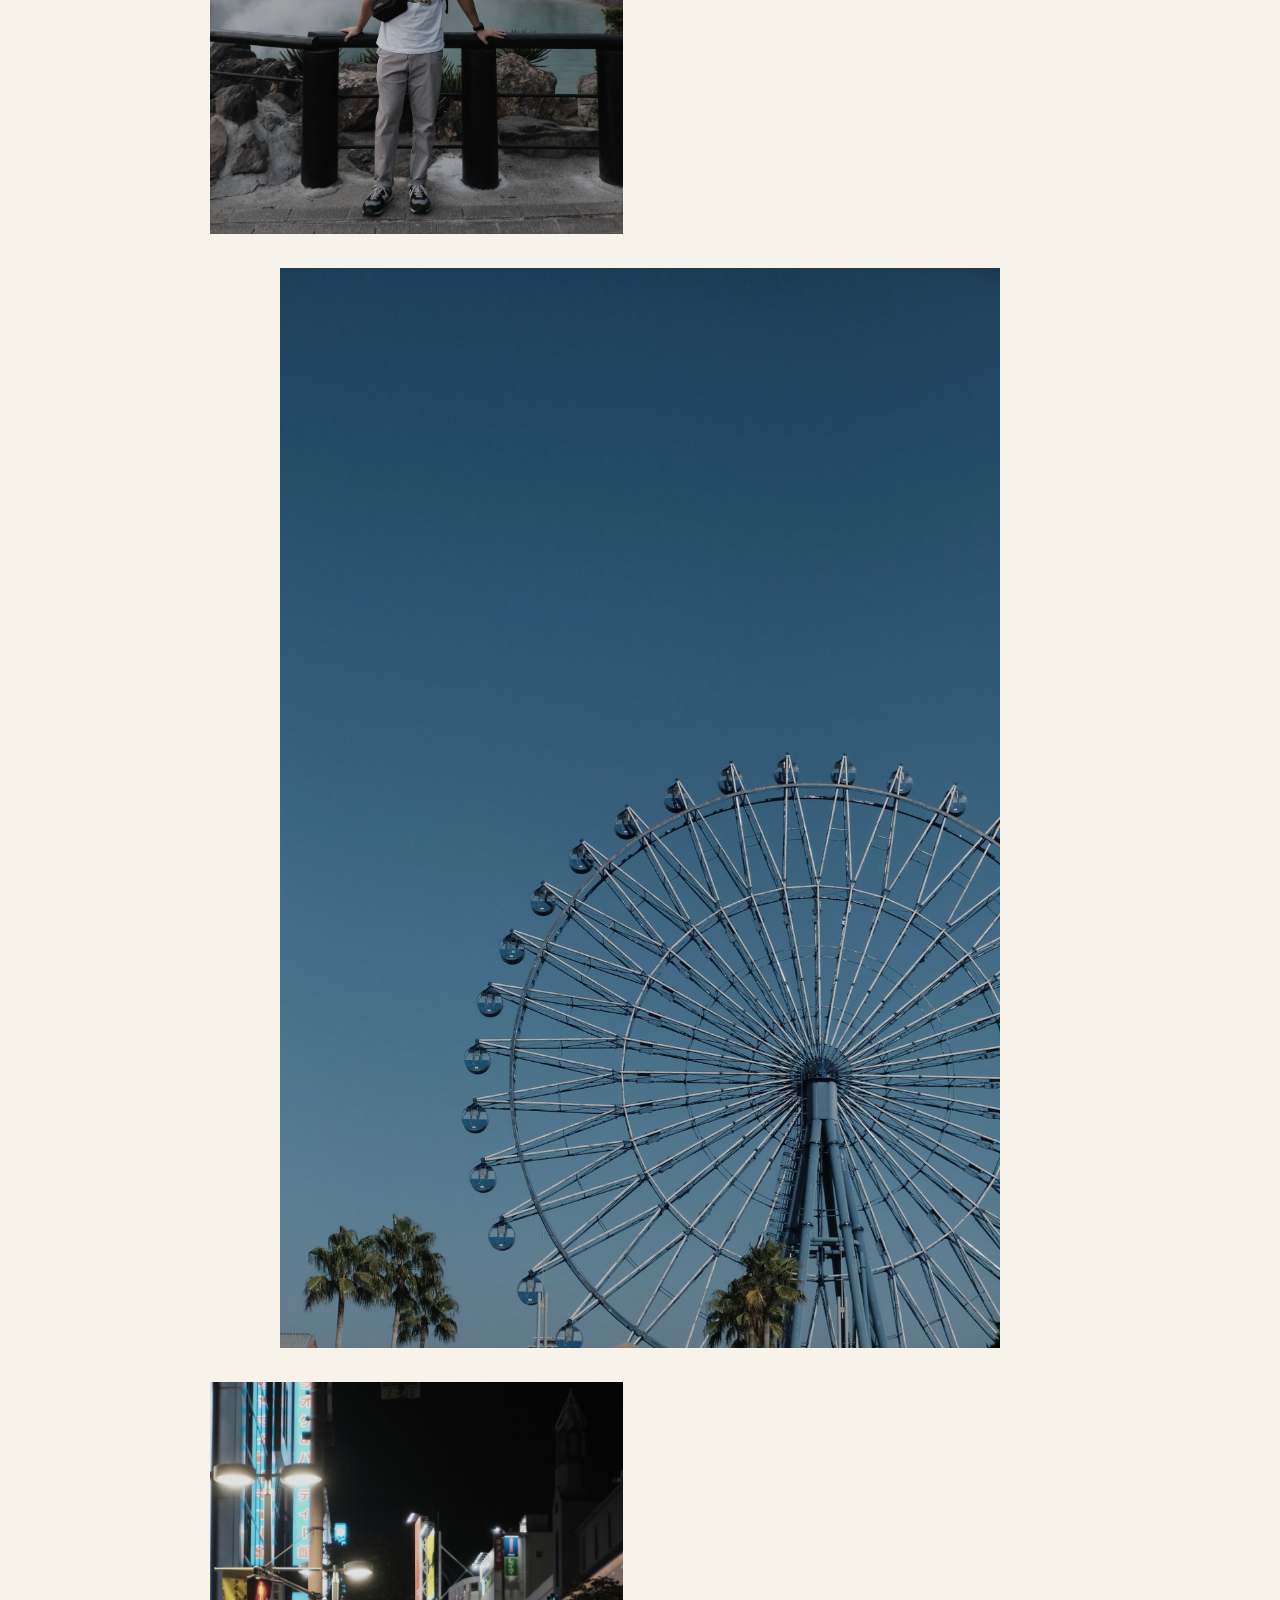
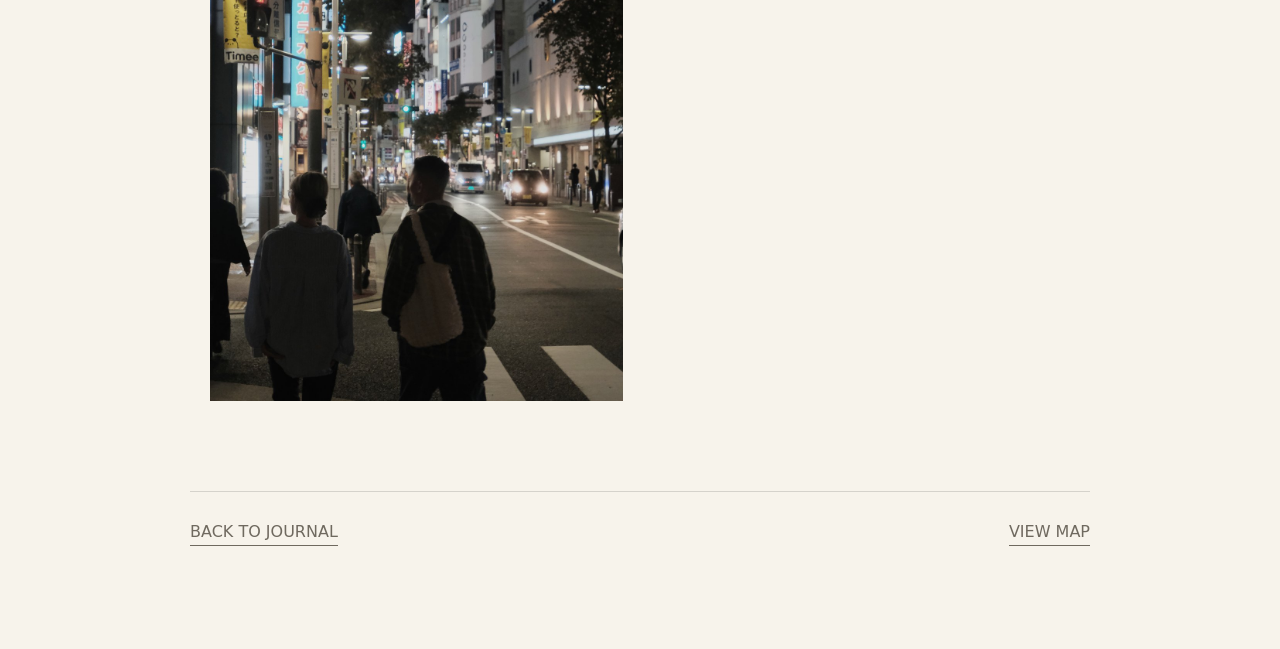
<file: posts/fukuoka.html>
<!doctype html>
<html lang="zh-Hant">
  <head>
    <meta charset="utf-8" />
    <meta name="viewport" content="width=device-width, initial-scale=1" />
    <title>福岡六日遊 | Soft Roamers</title>
    <meta name="description" content="福岡是那種一開始沒有特別用力安排，結果回來後反而很常想起的城市。海邊很近，路也好走，很多時候只是搭車、散步、找東西吃，就覺得這幾天過得滿舒服。" />
    <link rel="stylesheet" href="../styles.css?v=layout-3" />
  </head>
  <body data-path-prefix="../">
    <header class="site-header" id="top">
      <a class="brand" href="../index.html" aria-label="Soft Roamers home">
        <svg class="brand-logo" viewBox="0 0 64 64" aria-hidden="true">
          <path d="M16 46 32 18l16 28Z" />
          <path d="M24 39h13l-8-7h11" />
        </svg>
        <span>Soft Roamers</span>
      </a>
      <nav class="main-nav" aria-label="主要導覽">
        <a href="../index.html#journal">Journal</a>
        <a href="../index.html#map">Map</a>
        <a href="../index.html#about">About</a>
        <a href="../index.html#contact">Contact</a>
        <button class="search-trigger" type="button" aria-label="搜尋文章" aria-controls="search-panel">
          <svg aria-hidden="true" viewBox="0 0 24 24">
            <circle cx="11" cy="11" r="6.5" />
            <path d="m16 16 4.2 4.2" />
          </svg>
        </button>
      </nav>
    </header>

    <div class="search-panel" id="search-panel" hidden>
      <div class="search-backdrop" data-search-close></div>
      <section class="search-dialog" role="dialog" aria-modal="true" aria-labelledby="search-title">
        <div class="search-head">
          <p class="section-kicker">search journal</p>
          <button class="search-close" type="button" data-search-close aria-label="關閉搜尋">Close</button>
        </div>
        <h2 id="search-title">搜尋文章</h2>
        <label class="search-box">
          <span>關鍵字或分類</span>
          <input type="search" data-search-input placeholder="輸入城市、國家、#旅途、#日常、#閱讀..." />
        </label>
        <div class="search-tags" aria-label="常用分類">
          <button type="button" data-search-tag="#旅途">#旅途</button>
          <button type="button" data-search-tag="#日常">#日常</button>
          <button type="button" data-search-tag="#閱讀">#閱讀</button>
        </div>
        <div class="search-results" data-search-results></div>
      </section>
    </div>

    <main class="post-page">
      <article>
        <header class="post-hero">
          <p class="section-kicker">2023 Oct / Japan / #旅途 #日常</p>
          <h1>福岡六日遊</h1>
          <p>福岡是那種一開始沒有特別用力安排，結果回來後反而很常想起的城市。海邊很近，路也好走，很多時候只是搭車、散步、找東西吃，就覺得這幾天過得滿舒服。</p>
          <img src="../assets/articles/fukuoka/hero.jpg" alt="福岡六日遊 代表照片" />
        </header>

        <section class="post-copy">
          <p class="section-kicker">港邊的風</p>
          <p>我自己很喜歡福岡靠海的感覺，不是那種非得看什麼大景的海，而是很日常、很容易走到的海。那幾天常常覺得，能在城市裡很快接到海風，是一件滿幸福的事。</p>
        </section>
        <section class="post-copy">
          <p class="section-kicker">慢慢亮起來的城市</p>
          <p>福岡的晚上也不會太吵。吃完飯走在路上，看招牌一個一個亮起來，會有一種「今天這樣就很好了」的感覺。</p>
        </section>

        <section class="post-gallery" aria-label="福岡六日遊 照片集">
          <figure>
            <img src="../assets/articles/fukuoka/01.jpg" alt="福岡六日遊 旅行照片 1" />
          </figure>
          <figure>
            <img src="../assets/articles/fukuoka/02.jpg" alt="福岡六日遊 旅行照片 2" />
          </figure>
          <figure>
            <img src="../assets/articles/fukuoka/03.jpg" alt="福岡六日遊 旅行照片 3" />
          </figure>
          <figure>
            <img src="../assets/articles/fukuoka/04.jpg" alt="福岡六日遊 旅行照片 4" />
          </figure>
          <figure>
            <img src="../assets/articles/fukuoka/05.jpg" alt="福岡六日遊 旅行照片 5" />
          </figure>
        </section>

        <nav class="post-nav" aria-label="文章導覽">
          <a href="../index.html#journal">Back to journal</a>
          <a href="../index.html#map">View map</a>
      </nav>
      </article>
    </main>
    <script src="../script.js?v=layout-4"></script>
  </body>
</html>
</file>
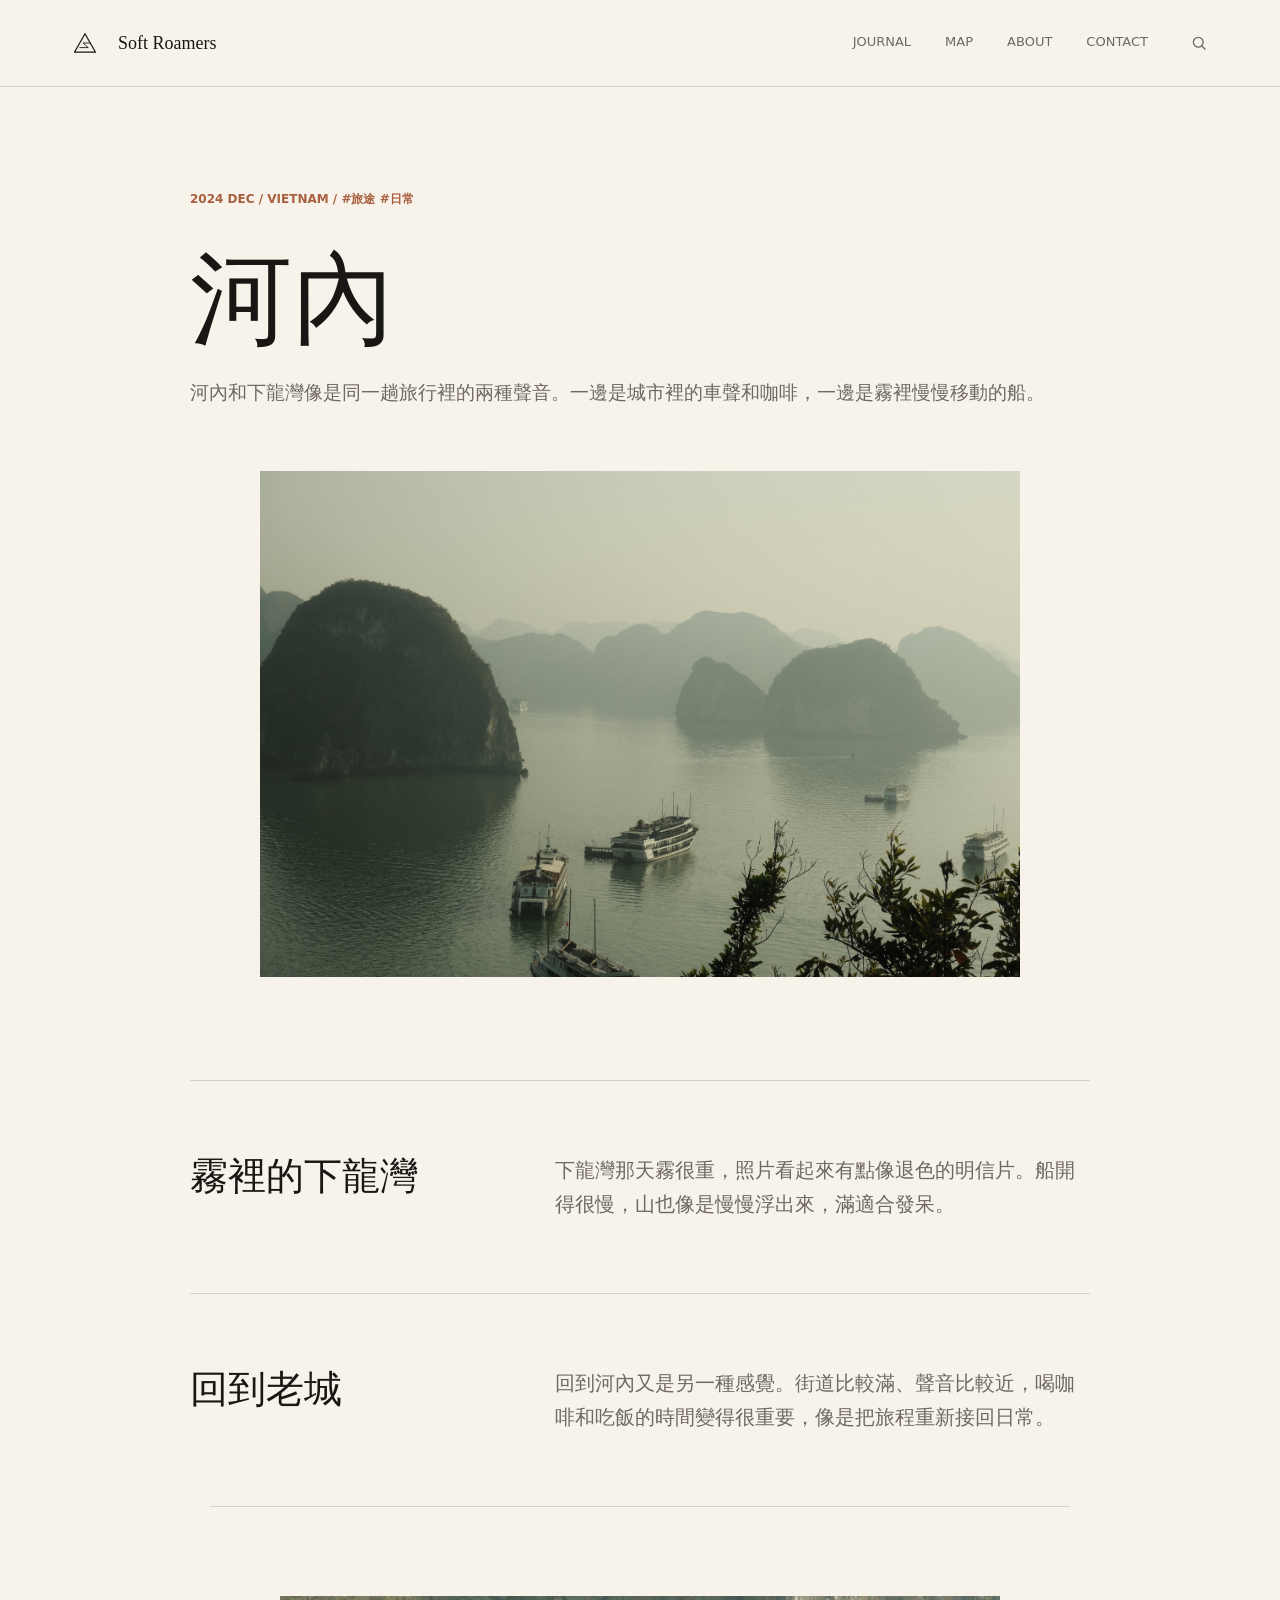
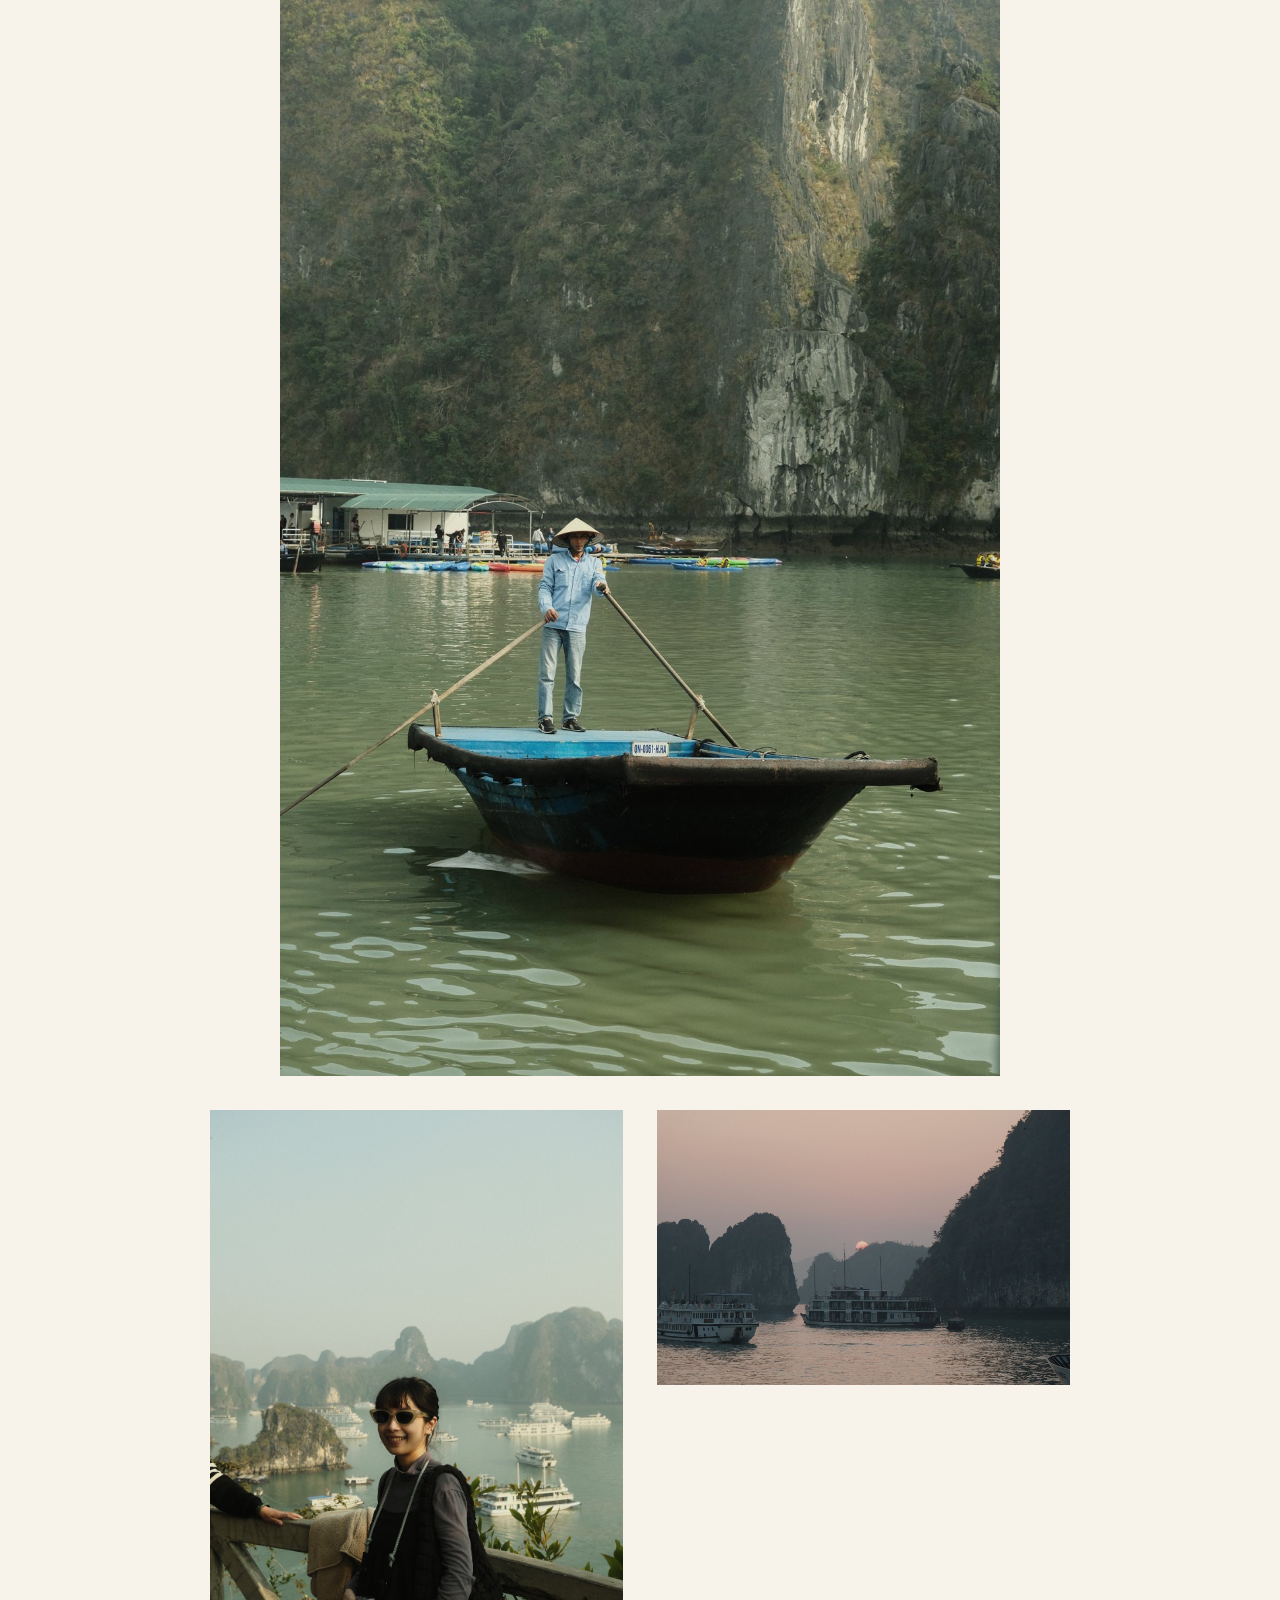
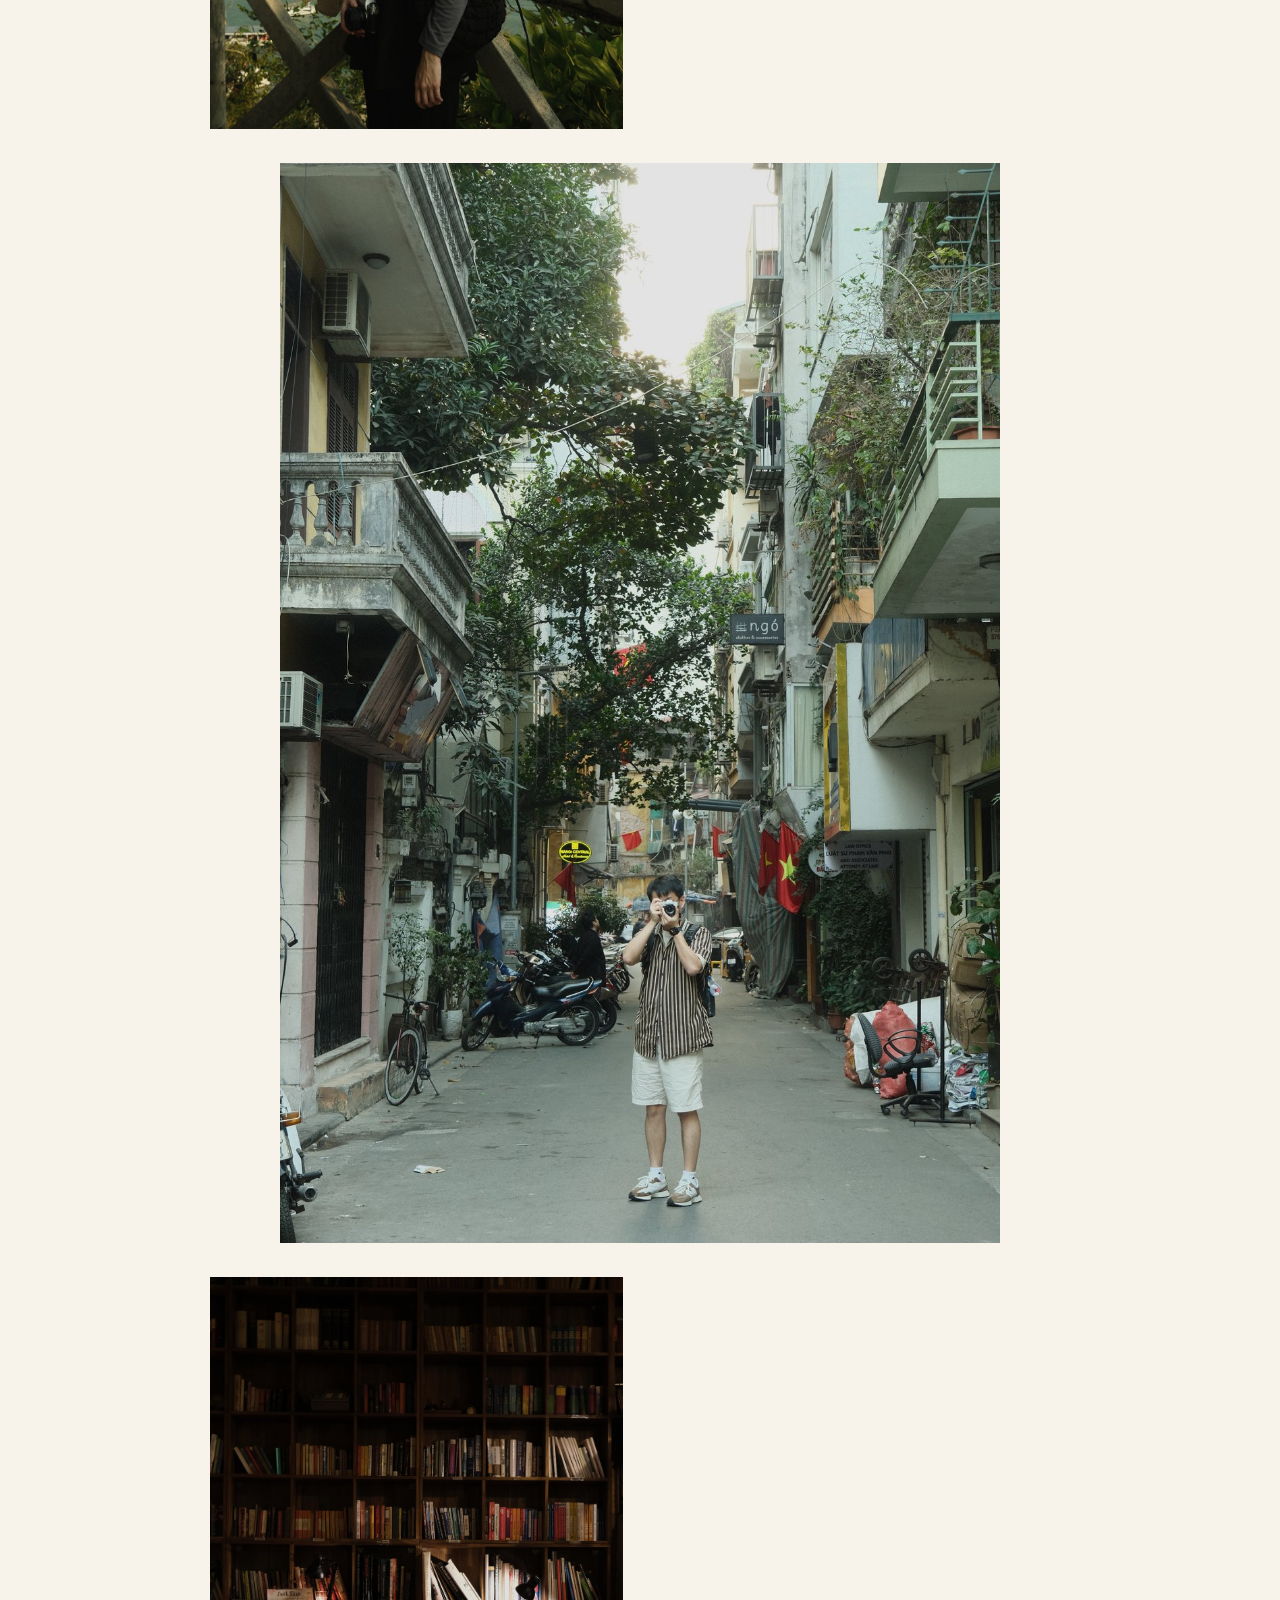
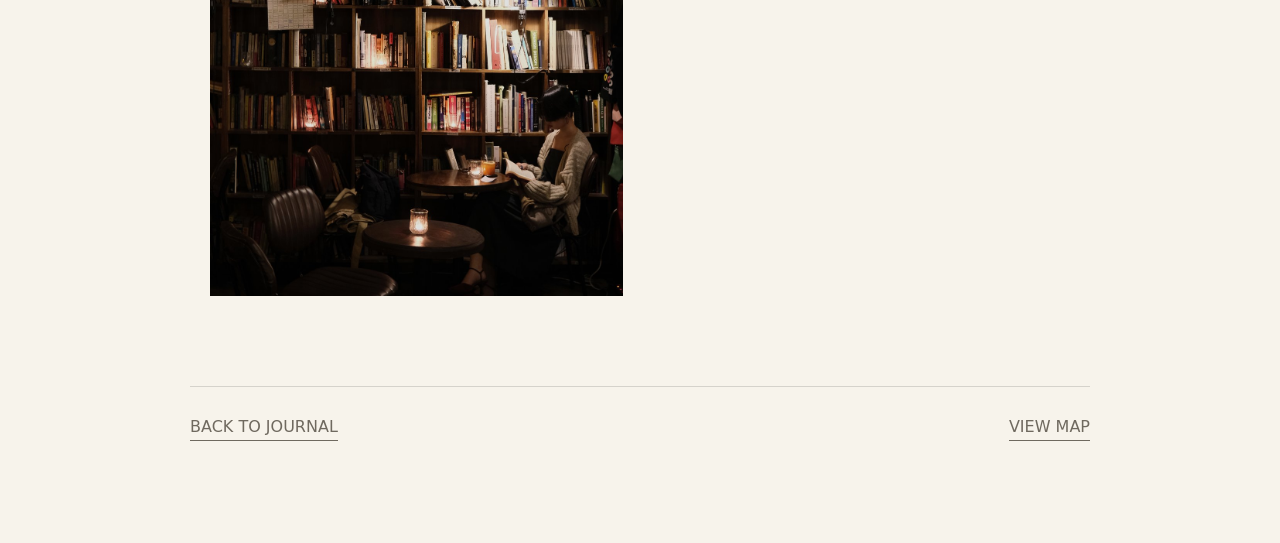
<file: posts/hanoi.html>
<!doctype html>
<html lang="zh-Hant">
  <head>
    <meta charset="utf-8" />
    <meta name="viewport" content="width=device-width, initial-scale=1" />
    <title>河內 | Soft Roamers</title>
    <meta name="description" content="河內和下龍灣像是同一趟旅行裡的兩種聲音。一邊是城市裡的車聲和咖啡，一邊是霧裡慢慢移動的船。" />
    <link rel="stylesheet" href="../styles.css?v=layout-3" />
  </head>
  <body data-path-prefix="../">
    <header class="site-header" id="top">
      <a class="brand" href="../index.html" aria-label="Soft Roamers home">
        <svg class="brand-logo" viewBox="0 0 64 64" aria-hidden="true">
          <path d="M16 46 32 18l16 28Z" />
          <path d="M24 39h13l-8-7h11" />
        </svg>
        <span>Soft Roamers</span>
      </a>
      <nav class="main-nav" aria-label="主要導覽">
        <a href="../index.html#journal">Journal</a>
        <a href="../index.html#map">Map</a>
        <a href="../index.html#about">About</a>
        <a href="../index.html#contact">Contact</a>
        <button class="search-trigger" type="button" aria-label="搜尋文章" aria-controls="search-panel">
          <svg aria-hidden="true" viewBox="0 0 24 24">
            <circle cx="11" cy="11" r="6.5" />
            <path d="m16 16 4.2 4.2" />
          </svg>
        </button>
      </nav>
    </header>

    <div class="search-panel" id="search-panel" hidden>
      <div class="search-backdrop" data-search-close></div>
      <section class="search-dialog" role="dialog" aria-modal="true" aria-labelledby="search-title">
        <div class="search-head">
          <p class="section-kicker">search journal</p>
          <button class="search-close" type="button" data-search-close aria-label="關閉搜尋">Close</button>
        </div>
        <h2 id="search-title">搜尋文章</h2>
        <label class="search-box">
          <span>關鍵字或分類</span>
          <input type="search" data-search-input placeholder="輸入城市、國家、#旅途、#日常、#閱讀..." />
        </label>
        <div class="search-tags" aria-label="常用分類">
          <button type="button" data-search-tag="#旅途">#旅途</button>
          <button type="button" data-search-tag="#日常">#日常</button>
          <button type="button" data-search-tag="#閱讀">#閱讀</button>
        </div>
        <div class="search-results" data-search-results></div>
      </section>
    </div>

    <main class="post-page">
      <article>
        <header class="post-hero">
          <p class="section-kicker">2024 Dec / Vietnam / #旅途 #日常</p>
          <h1>河內</h1>
          <p>河內和下龍灣像是同一趟旅行裡的兩種聲音。一邊是城市裡的車聲和咖啡，一邊是霧裡慢慢移動的船。</p>
          <img src="../assets/articles/hanoi/hero.jpg" alt="河內 代表照片" />
        </header>

        <section class="post-copy">
          <p class="section-kicker">霧裡的下龍灣</p>
          <p>下龍灣那天霧很重，照片看起來有點像退色的明信片。船開得很慢，山也像是慢慢浮出來，滿適合發呆。</p>
        </section>
        <section class="post-copy">
          <p class="section-kicker">回到老城</p>
          <p>回到河內又是另一種感覺。街道比較滿、聲音比較近，喝咖啡和吃飯的時間變得很重要，像是把旅程重新接回日常。</p>
        </section>

        <section class="post-gallery" aria-label="河內 照片集">
          <figure>
            <img src="../assets/articles/hanoi/01.jpg" alt="河內 旅行照片 1" />
          </figure>
          <figure>
            <img src="../assets/articles/hanoi/02.jpg" alt="河內 旅行照片 2" />
          </figure>
          <figure>
            <img src="../assets/articles/hanoi/03.jpg" alt="河內 旅行照片 3" />
          </figure>
          <figure>
            <img src="../assets/articles/hanoi/04.jpg" alt="河內 旅行照片 4" />
          </figure>
          <figure>
            <img src="../assets/articles/hanoi/05.jpg" alt="河內 旅行照片 5" />
          </figure>
        </section>

        <nav class="post-nav" aria-label="文章導覽">
          <a href="../index.html#journal">Back to journal</a>
          <a href="../index.html#map">View map</a>
      </nav>
      </article>
    </main>
    <script src="../script.js?v=layout-4"></script>
  </body>
</html>
</file>
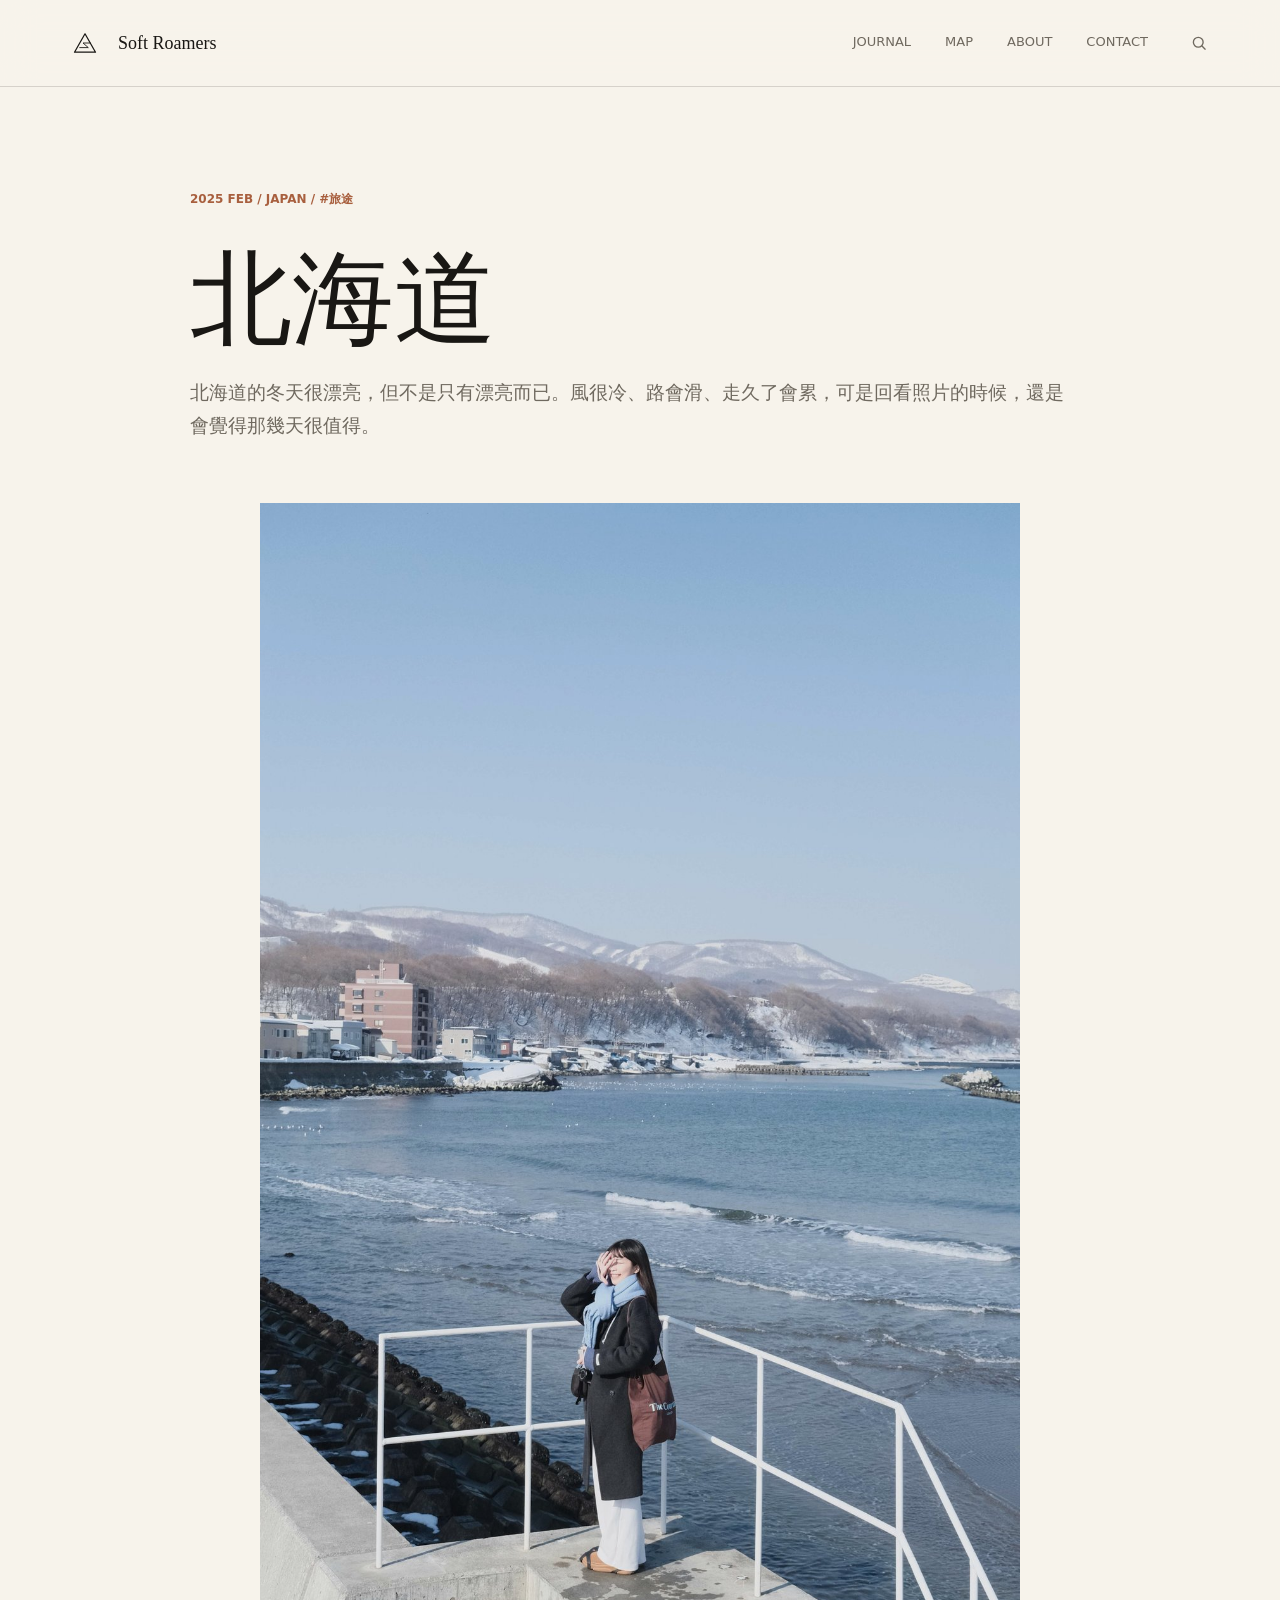
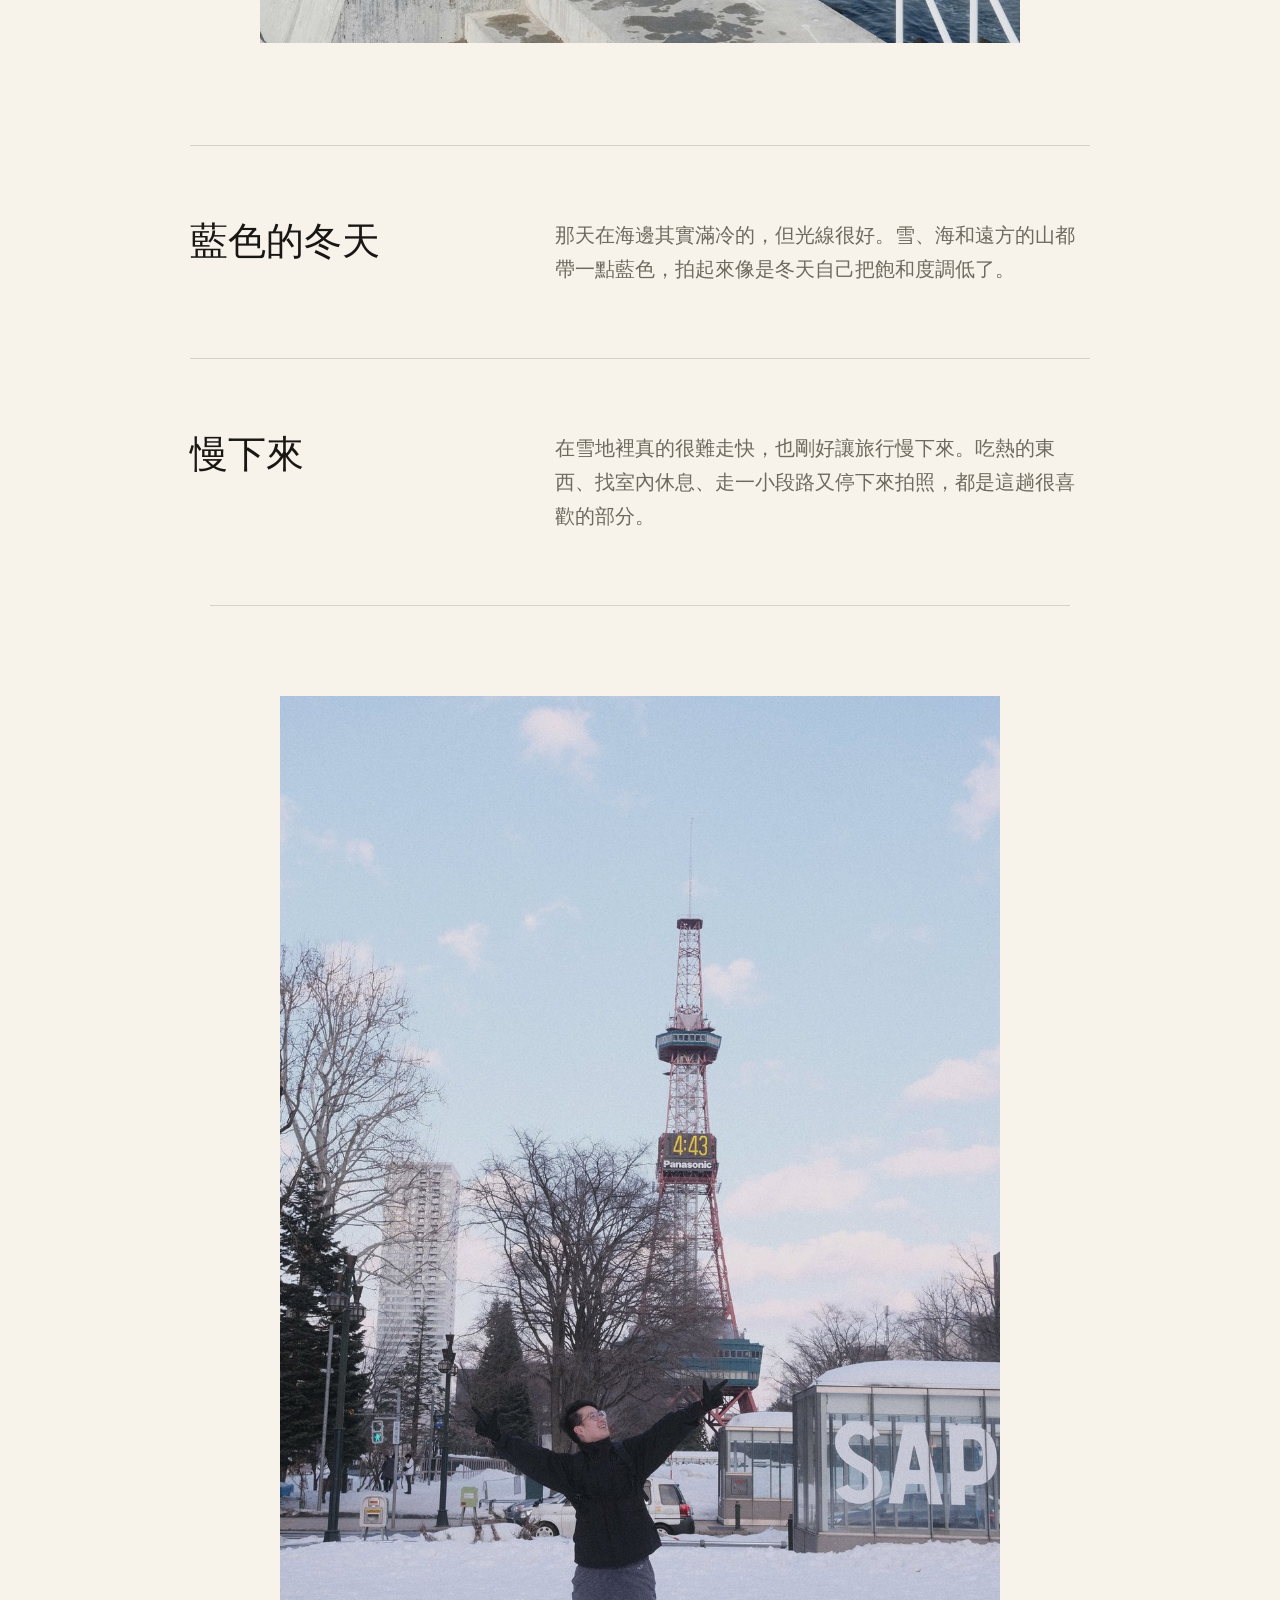
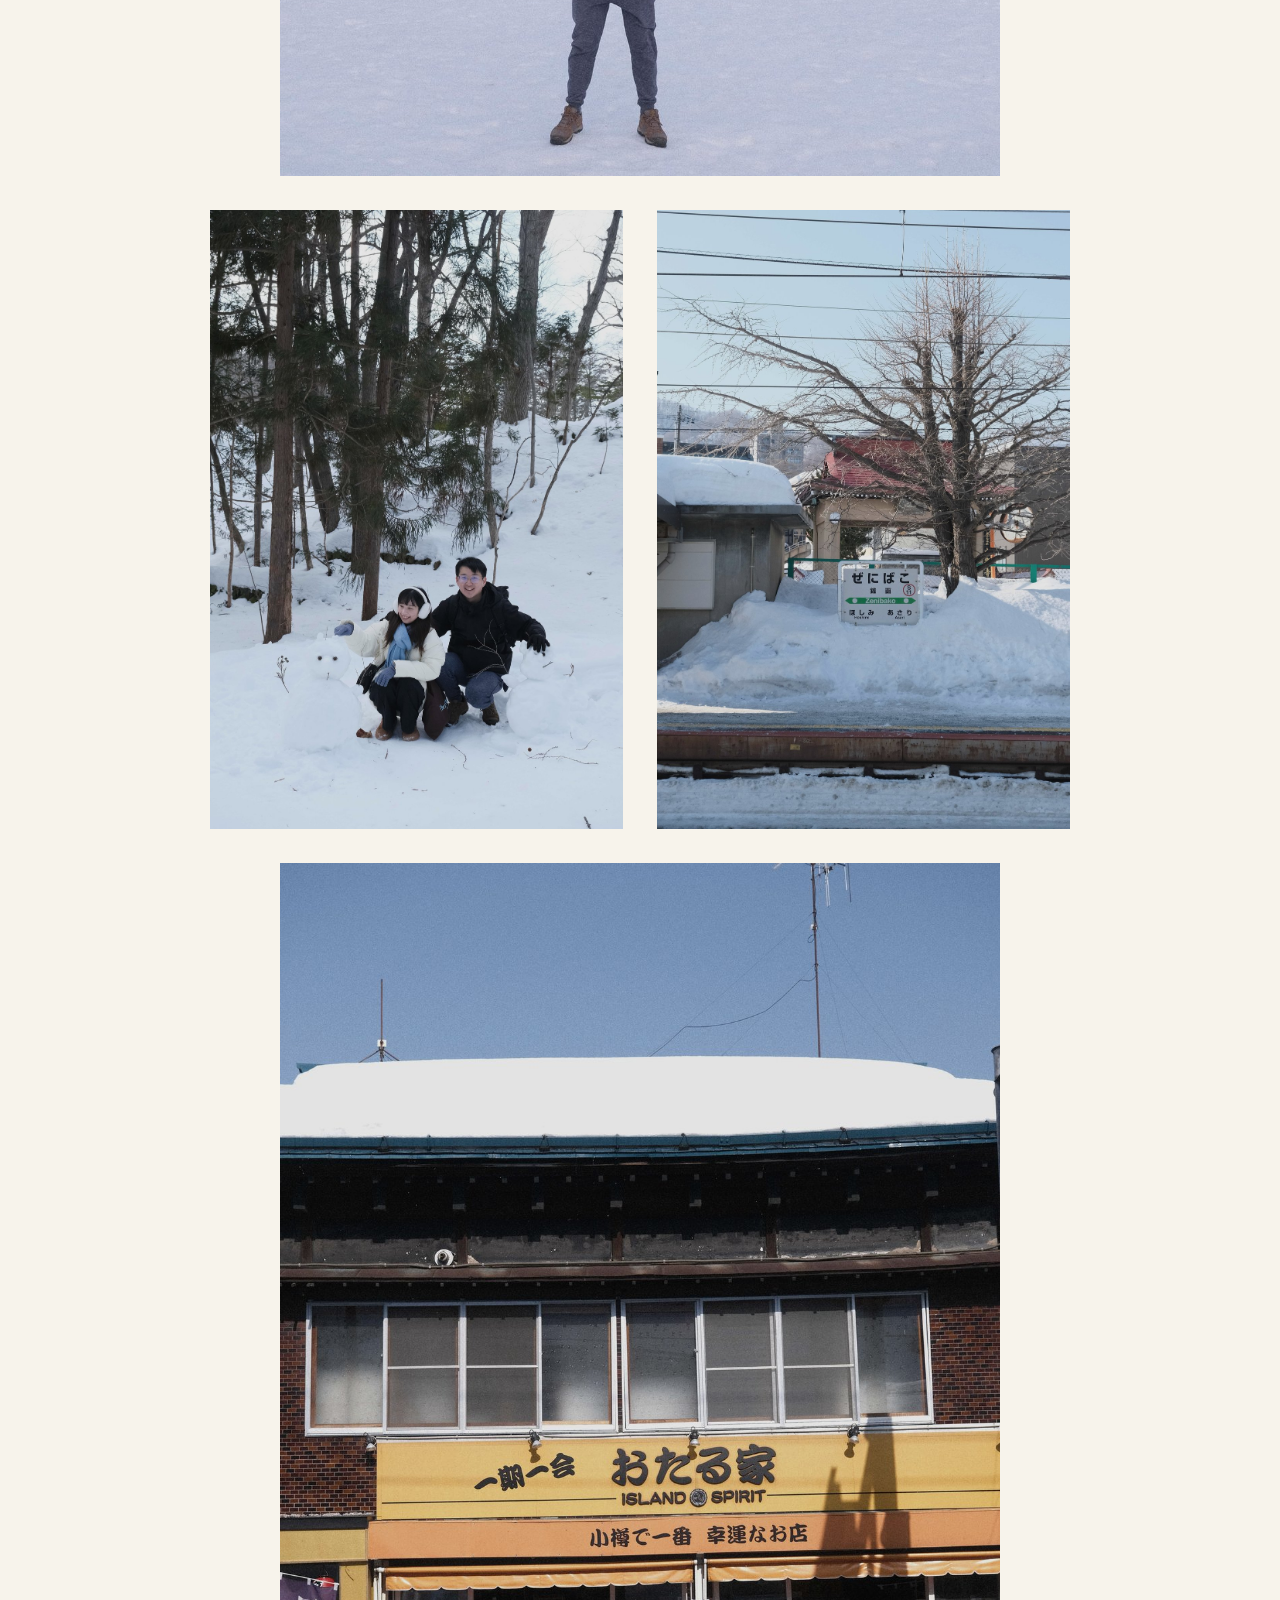
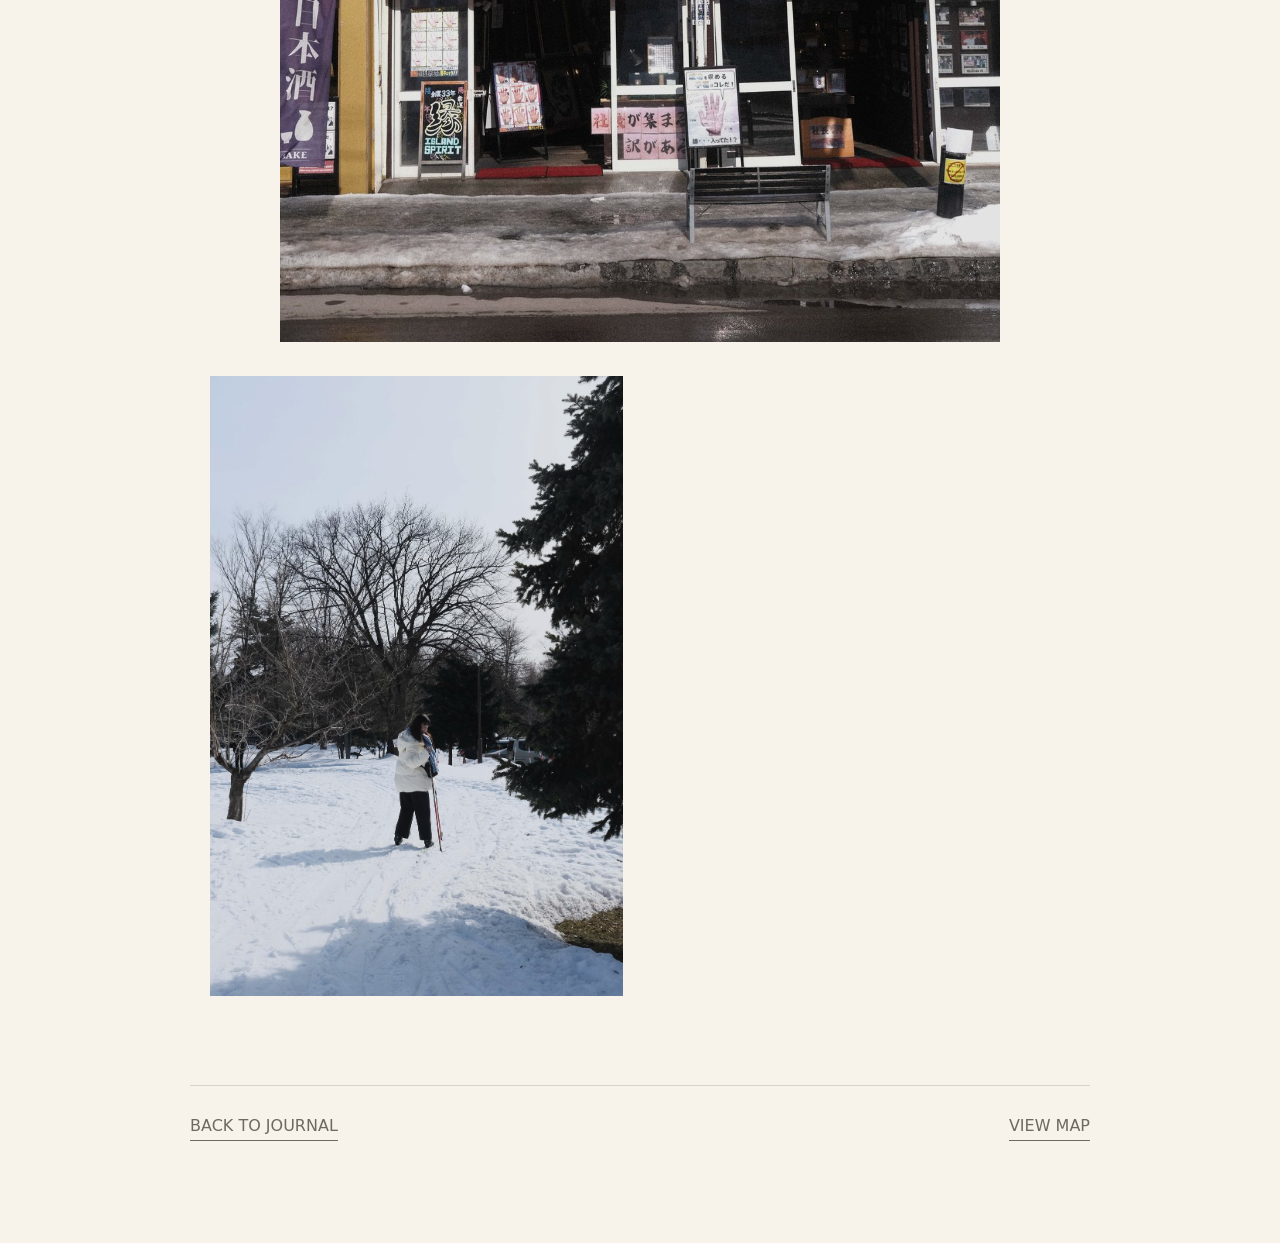
<file: posts/hokkaido.html>
<!doctype html>
<html lang="zh-Hant">
  <head>
    <meta charset="utf-8" />
    <meta name="viewport" content="width=device-width, initial-scale=1" />
    <title>北海道 | Soft Roamers</title>
    <meta name="description" content="北海道的冬天很漂亮，但不是只有漂亮而已。風很冷、路會滑、走久了會累，可是回看照片的時候，還是會覺得那幾天很值得。" />
    <link rel="stylesheet" href="../styles.css?v=layout-3" />
  </head>
  <body data-path-prefix="../">
    <header class="site-header" id="top">
      <a class="brand" href="../index.html" aria-label="Soft Roamers home">
        <svg class="brand-logo" viewBox="0 0 64 64" aria-hidden="true">
          <path d="M16 46 32 18l16 28Z" />
          <path d="M24 39h13l-8-7h11" />
        </svg>
        <span>Soft Roamers</span>
      </a>
      <nav class="main-nav" aria-label="主要導覽">
        <a href="../index.html#journal">Journal</a>
        <a href="../index.html#map">Map</a>
        <a href="../index.html#about">About</a>
        <a href="../index.html#contact">Contact</a>
        <button class="search-trigger" type="button" aria-label="搜尋文章" aria-controls="search-panel">
          <svg aria-hidden="true" viewBox="0 0 24 24">
            <circle cx="11" cy="11" r="6.5" />
            <path d="m16 16 4.2 4.2" />
          </svg>
        </button>
      </nav>
    </header>

    <div class="search-panel" id="search-panel" hidden>
      <div class="search-backdrop" data-search-close></div>
      <section class="search-dialog" role="dialog" aria-modal="true" aria-labelledby="search-title">
        <div class="search-head">
          <p class="section-kicker">search journal</p>
          <button class="search-close" type="button" data-search-close aria-label="關閉搜尋">Close</button>
        </div>
        <h2 id="search-title">搜尋文章</h2>
        <label class="search-box">
          <span>關鍵字或分類</span>
          <input type="search" data-search-input placeholder="輸入城市、國家、#旅途、#日常、#閱讀..." />
        </label>
        <div class="search-tags" aria-label="常用分類">
          <button type="button" data-search-tag="#旅途">#旅途</button>
          <button type="button" data-search-tag="#日常">#日常</button>
          <button type="button" data-search-tag="#閱讀">#閱讀</button>
        </div>
        <div class="search-results" data-search-results></div>
      </section>
    </div>

    <main class="post-page">
      <article>
        <header class="post-hero">
          <p class="section-kicker">2025 Feb / Japan / #旅途</p>
          <h1>北海道</h1>
          <p>北海道的冬天很漂亮，但不是只有漂亮而已。風很冷、路會滑、走久了會累，可是回看照片的時候，還是會覺得那幾天很值得。</p>
          <img src="../assets/articles/hokkaido/hero.jpg" alt="北海道 代表照片" />
        </header>

        <section class="post-copy">
          <p class="section-kicker">藍色的冬天</p>
          <p>那天在海邊其實滿冷的，但光線很好。雪、海和遠方的山都帶一點藍色，拍起來像是冬天自己把飽和度調低了。</p>
        </section>
        <section class="post-copy">
          <p class="section-kicker">慢下來</p>
          <p>在雪地裡真的很難走快，也剛好讓旅行慢下來。吃熱的東西、找室內休息、走一小段路又停下來拍照，都是這趟很喜歡的部分。</p>
        </section>

        <section class="post-gallery" aria-label="北海道 照片集">
          <figure>
            <img src="../assets/articles/hokkaido/01.jpg" alt="北海道 旅行照片 1" />
          </figure>
          <figure>
            <img src="../assets/articles/hokkaido/02.jpg" alt="北海道 旅行照片 2" />
          </figure>
          <figure>
            <img src="../assets/articles/hokkaido/03.jpg" alt="北海道 旅行照片 3" />
          </figure>
          <figure>
            <img src="../assets/articles/hokkaido/04.jpg" alt="北海道 旅行照片 4" />
          </figure>
          <figure>
            <img src="../assets/articles/hokkaido/05.jpg" alt="北海道 旅行照片 5" />
          </figure>
        </section>

        <nav class="post-nav" aria-label="文章導覽">
          <a href="../index.html#journal">Back to journal</a>
          <a href="../index.html#map">View map</a>
      </nav>
      </article>
    </main>
    <script src="../script.js?v=layout-4"></script>
  </body>
</html>
</file>
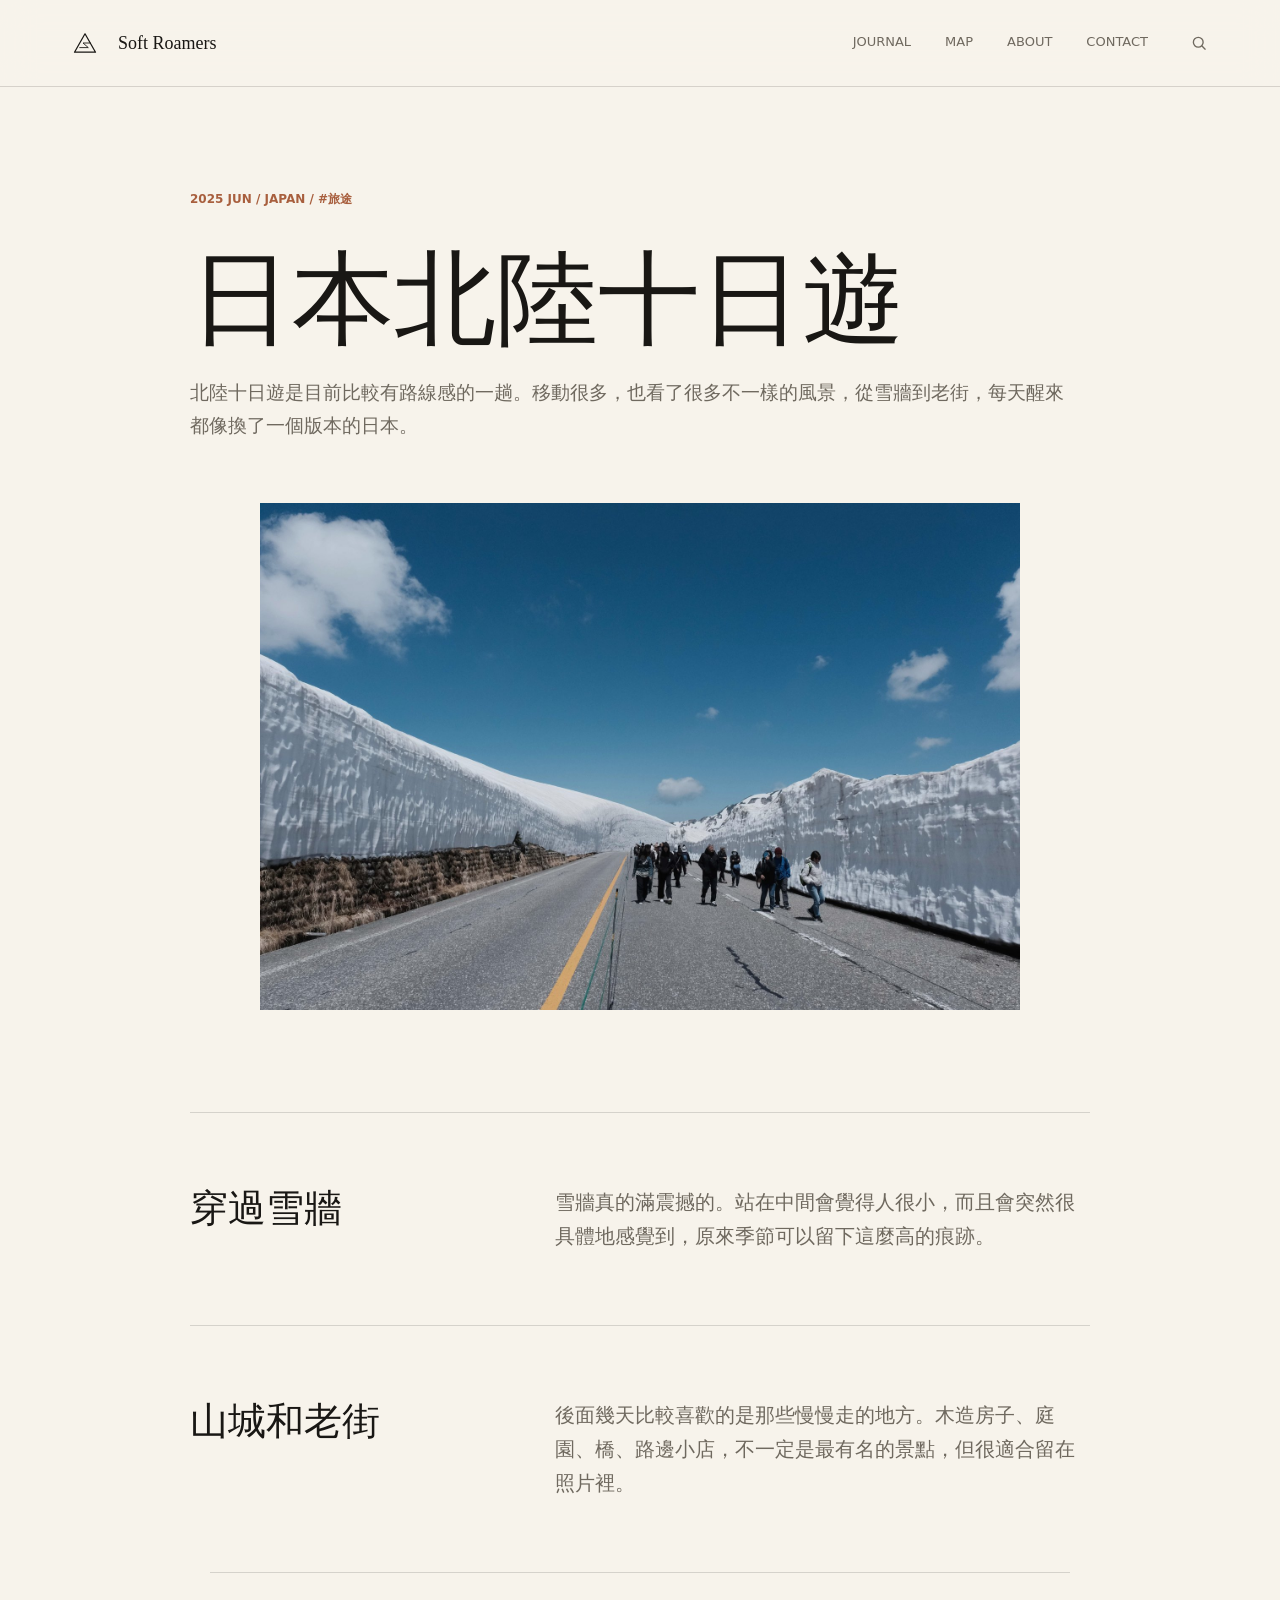
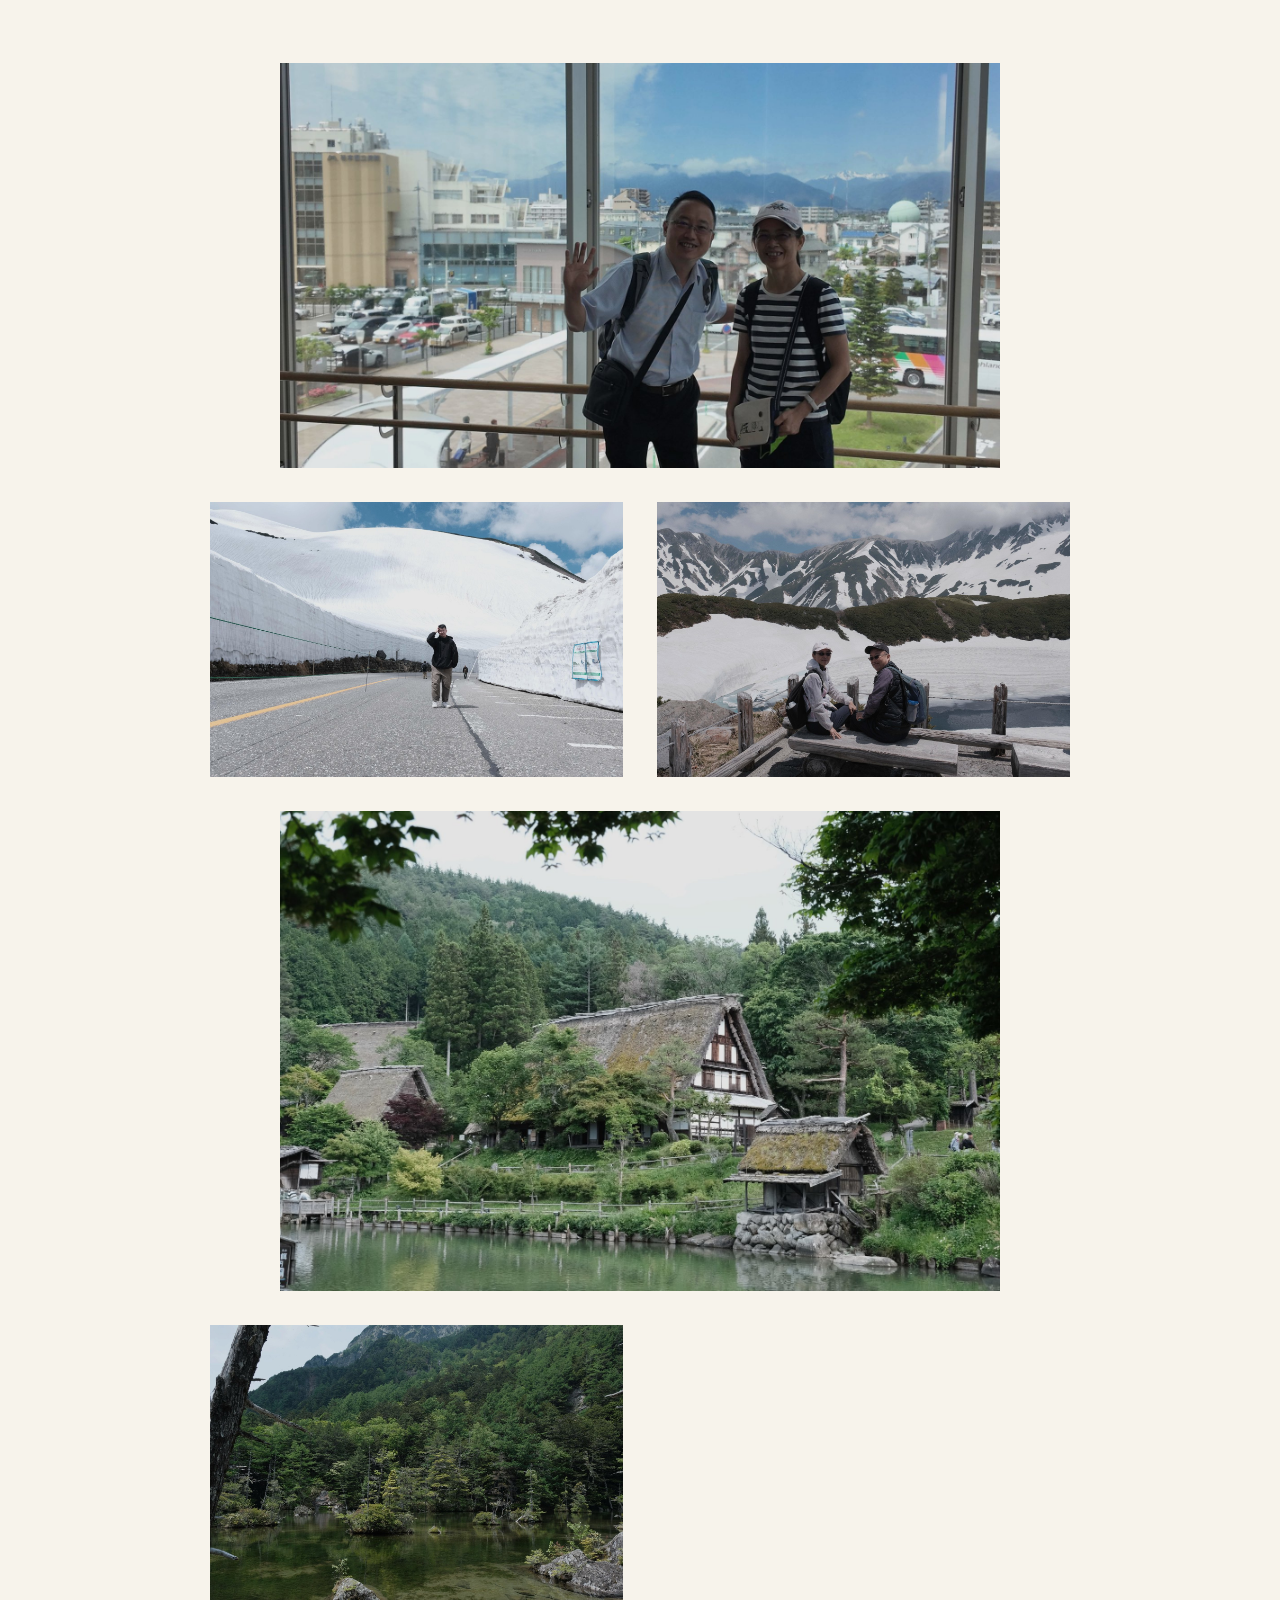
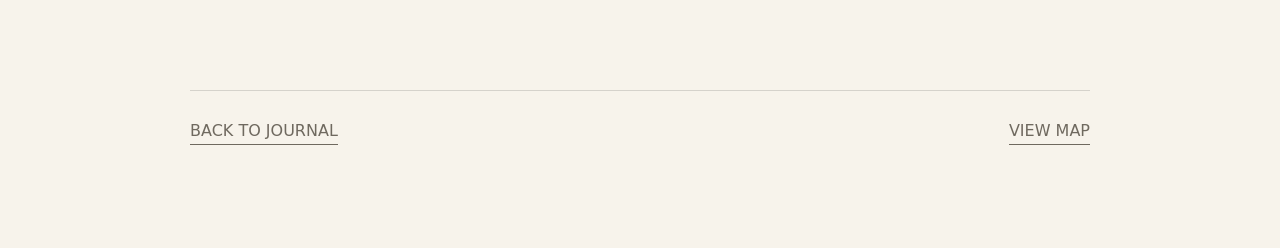
<file: posts/hokuriku.html>
<!doctype html>
<html lang="zh-Hant">
  <head>
    <meta charset="utf-8" />
    <meta name="viewport" content="width=device-width, initial-scale=1" />
    <title>日本北陸十日遊 | Soft Roamers</title>
    <meta name="description" content="北陸十日遊是目前比較有路線感的一趟。移動很多，也看了很多不一樣的風景，從雪牆到老街，每天醒來都像換了一個版本的日本。" />
    <link rel="stylesheet" href="../styles.css?v=layout-3" />
  </head>
  <body data-path-prefix="../">
    <header class="site-header" id="top">
      <a class="brand" href="../index.html" aria-label="Soft Roamers home">
        <svg class="brand-logo" viewBox="0 0 64 64" aria-hidden="true">
          <path d="M16 46 32 18l16 28Z" />
          <path d="M24 39h13l-8-7h11" />
        </svg>
        <span>Soft Roamers</span>
      </a>
      <nav class="main-nav" aria-label="主要導覽">
        <a href="../index.html#journal">Journal</a>
        <a href="../index.html#map">Map</a>
        <a href="../index.html#about">About</a>
        <a href="../index.html#contact">Contact</a>
        <button class="search-trigger" type="button" aria-label="搜尋文章" aria-controls="search-panel">
          <svg aria-hidden="true" viewBox="0 0 24 24">
            <circle cx="11" cy="11" r="6.5" />
            <path d="m16 16 4.2 4.2" />
          </svg>
        </button>
      </nav>
    </header>

    <div class="search-panel" id="search-panel" hidden>
      <div class="search-backdrop" data-search-close></div>
      <section class="search-dialog" role="dialog" aria-modal="true" aria-labelledby="search-title">
        <div class="search-head">
          <p class="section-kicker">search journal</p>
          <button class="search-close" type="button" data-search-close aria-label="關閉搜尋">Close</button>
        </div>
        <h2 id="search-title">搜尋文章</h2>
        <label class="search-box">
          <span>關鍵字或分類</span>
          <input type="search" data-search-input placeholder="輸入城市、國家、#旅途、#日常、#閱讀..." />
        </label>
        <div class="search-tags" aria-label="常用分類">
          <button type="button" data-search-tag="#旅途">#旅途</button>
          <button type="button" data-search-tag="#日常">#日常</button>
          <button type="button" data-search-tag="#閱讀">#閱讀</button>
        </div>
        <div class="search-results" data-search-results></div>
      </section>
    </div>

    <main class="post-page">
      <article>
        <header class="post-hero">
          <p class="section-kicker">2025 Jun / Japan / #旅途</p>
          <h1>日本北陸十日遊</h1>
          <p>北陸十日遊是目前比較有路線感的一趟。移動很多，也看了很多不一樣的風景，從雪牆到老街，每天醒來都像換了一個版本的日本。</p>
          <img src="../assets/articles/hokuriku/hero.jpg" alt="日本北陸十日遊 代表照片" />
        </header>

        <section class="post-copy">
          <p class="section-kicker">穿過雪牆</p>
          <p>雪牆真的滿震撼的。站在中間會覺得人很小，而且會突然很具體地感覺到，原來季節可以留下這麼高的痕跡。</p>
        </section>
        <section class="post-copy">
          <p class="section-kicker">山城和老街</p>
          <p>後面幾天比較喜歡的是那些慢慢走的地方。木造房子、庭園、橋、路邊小店，不一定是最有名的景點，但很適合留在照片裡。</p>
        </section>

        <section class="post-gallery" aria-label="日本北陸十日遊 照片集">
          <figure>
            <img src="../assets/articles/hokuriku/01.jpg" alt="日本北陸十日遊 旅行照片 1" />
          </figure>
          <figure>
            <img src="../assets/articles/hokuriku/02.jpg" alt="日本北陸十日遊 旅行照片 2" />
          </figure>
          <figure>
            <img src="../assets/articles/hokuriku/03.jpg" alt="日本北陸十日遊 旅行照片 3" />
          </figure>
          <figure>
            <img src="../assets/articles/hokuriku/04.jpg" alt="日本北陸十日遊 旅行照片 4" />
          </figure>
          <figure>
            <img src="../assets/articles/hokuriku/05.jpg" alt="日本北陸十日遊 旅行照片 5" />
          </figure>
        </section>

        <nav class="post-nav" aria-label="文章導覽">
          <a href="../index.html#journal">Back to journal</a>
          <a href="../index.html#map">View map</a>
      </nav>
      </article>
    </main>
    <script src="../script.js?v=layout-4"></script>
  </body>
</html>
</file>
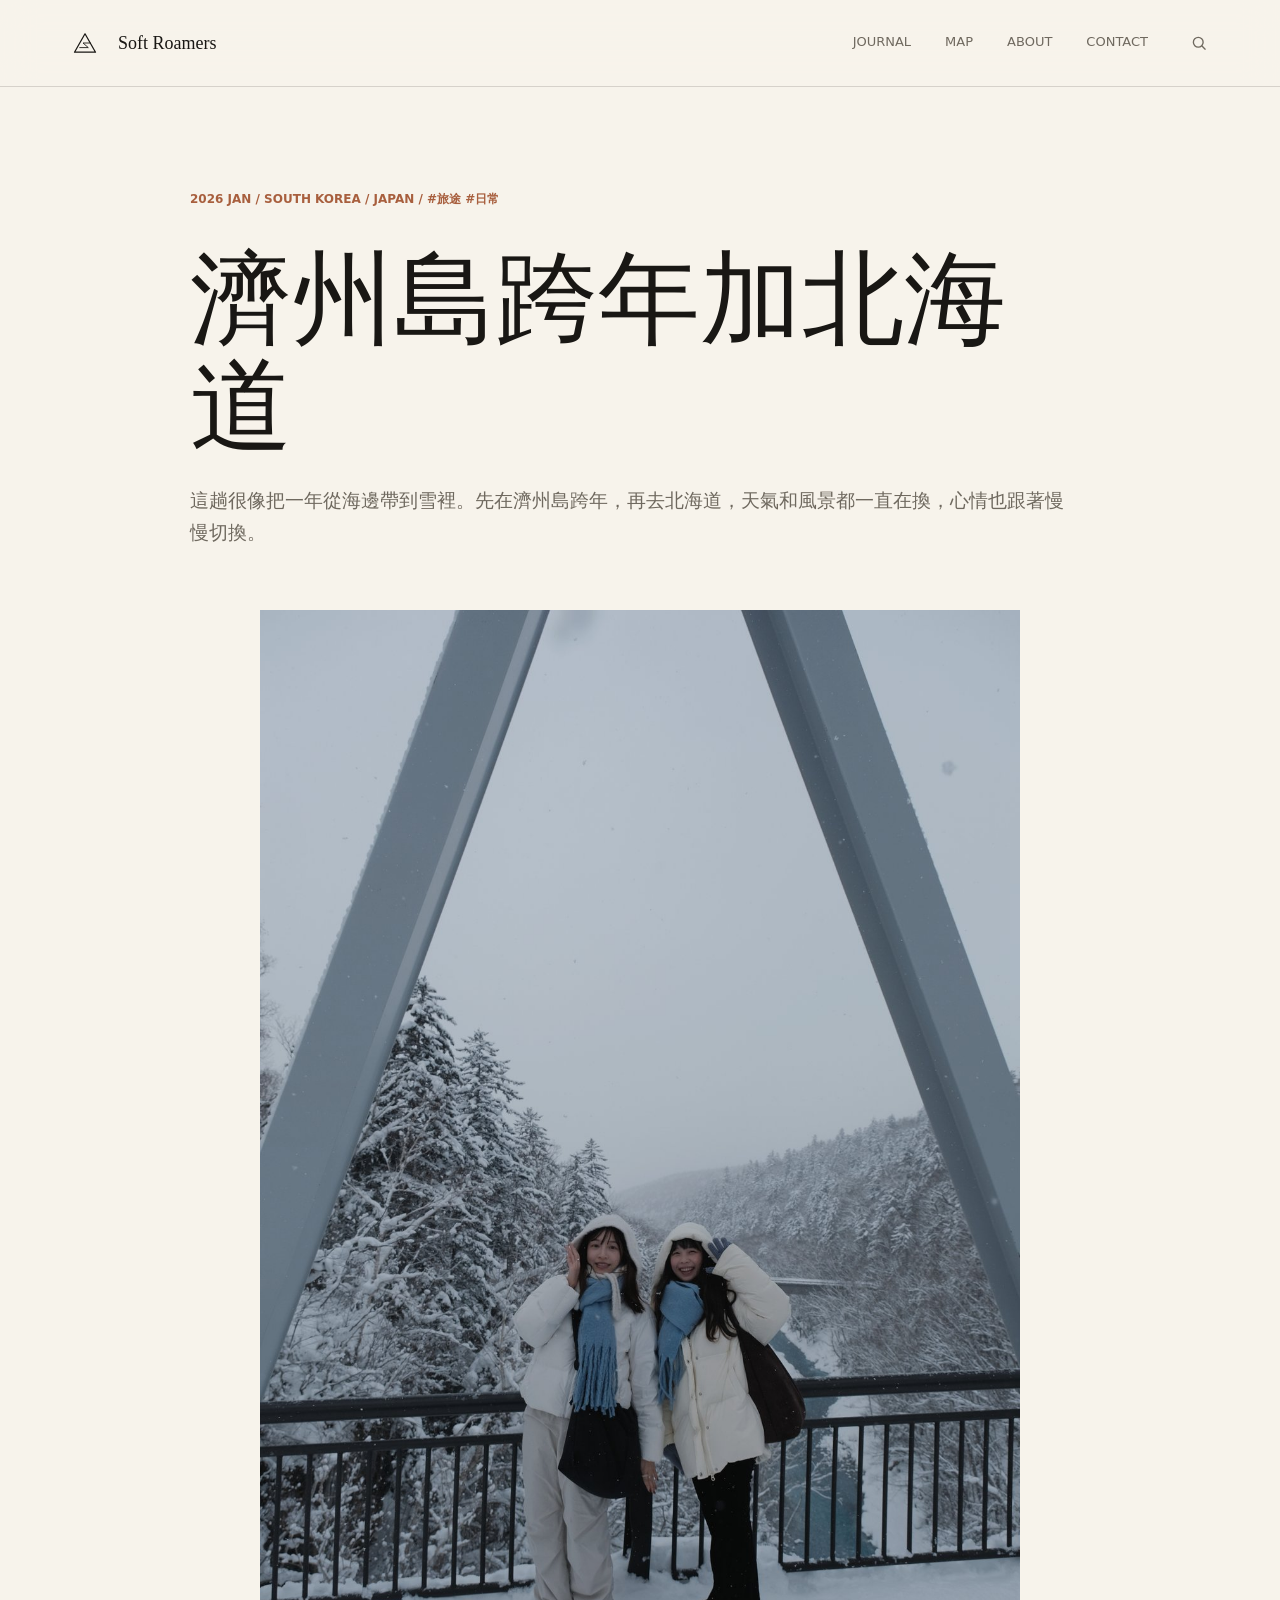
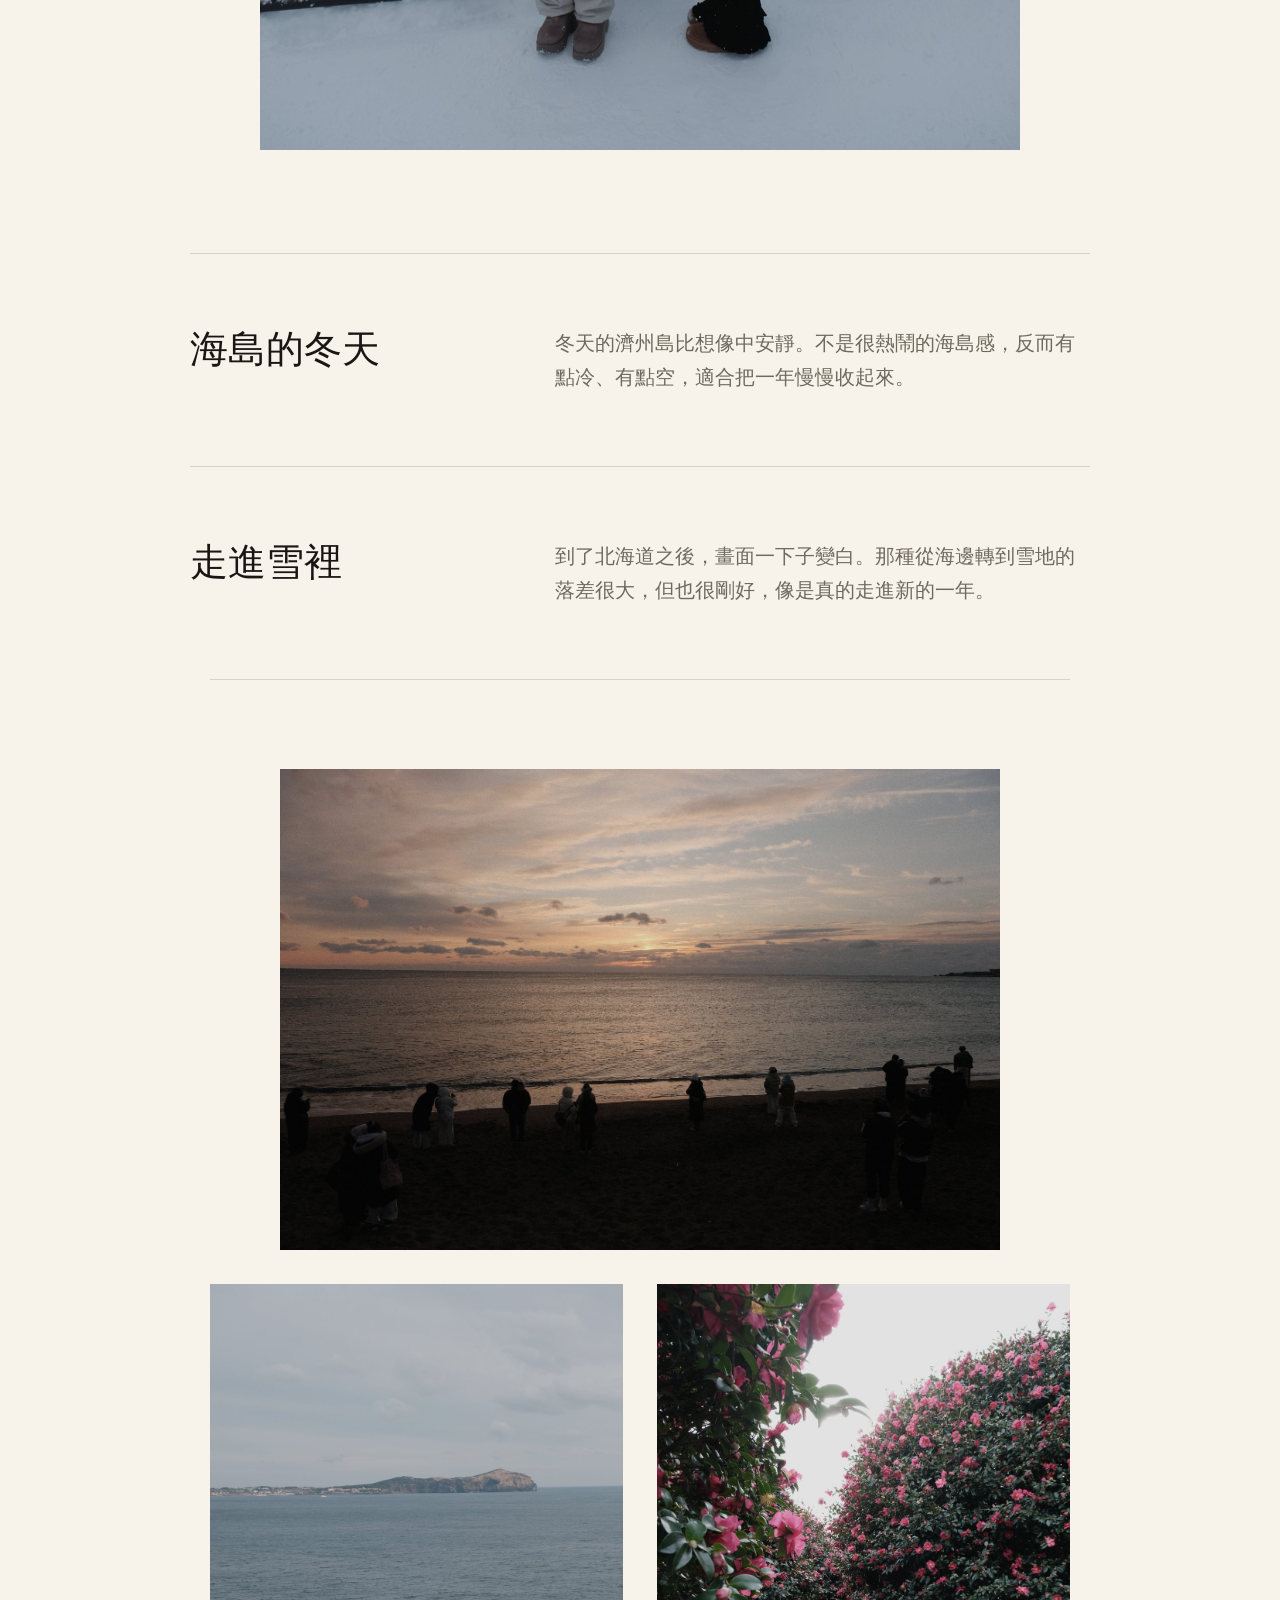
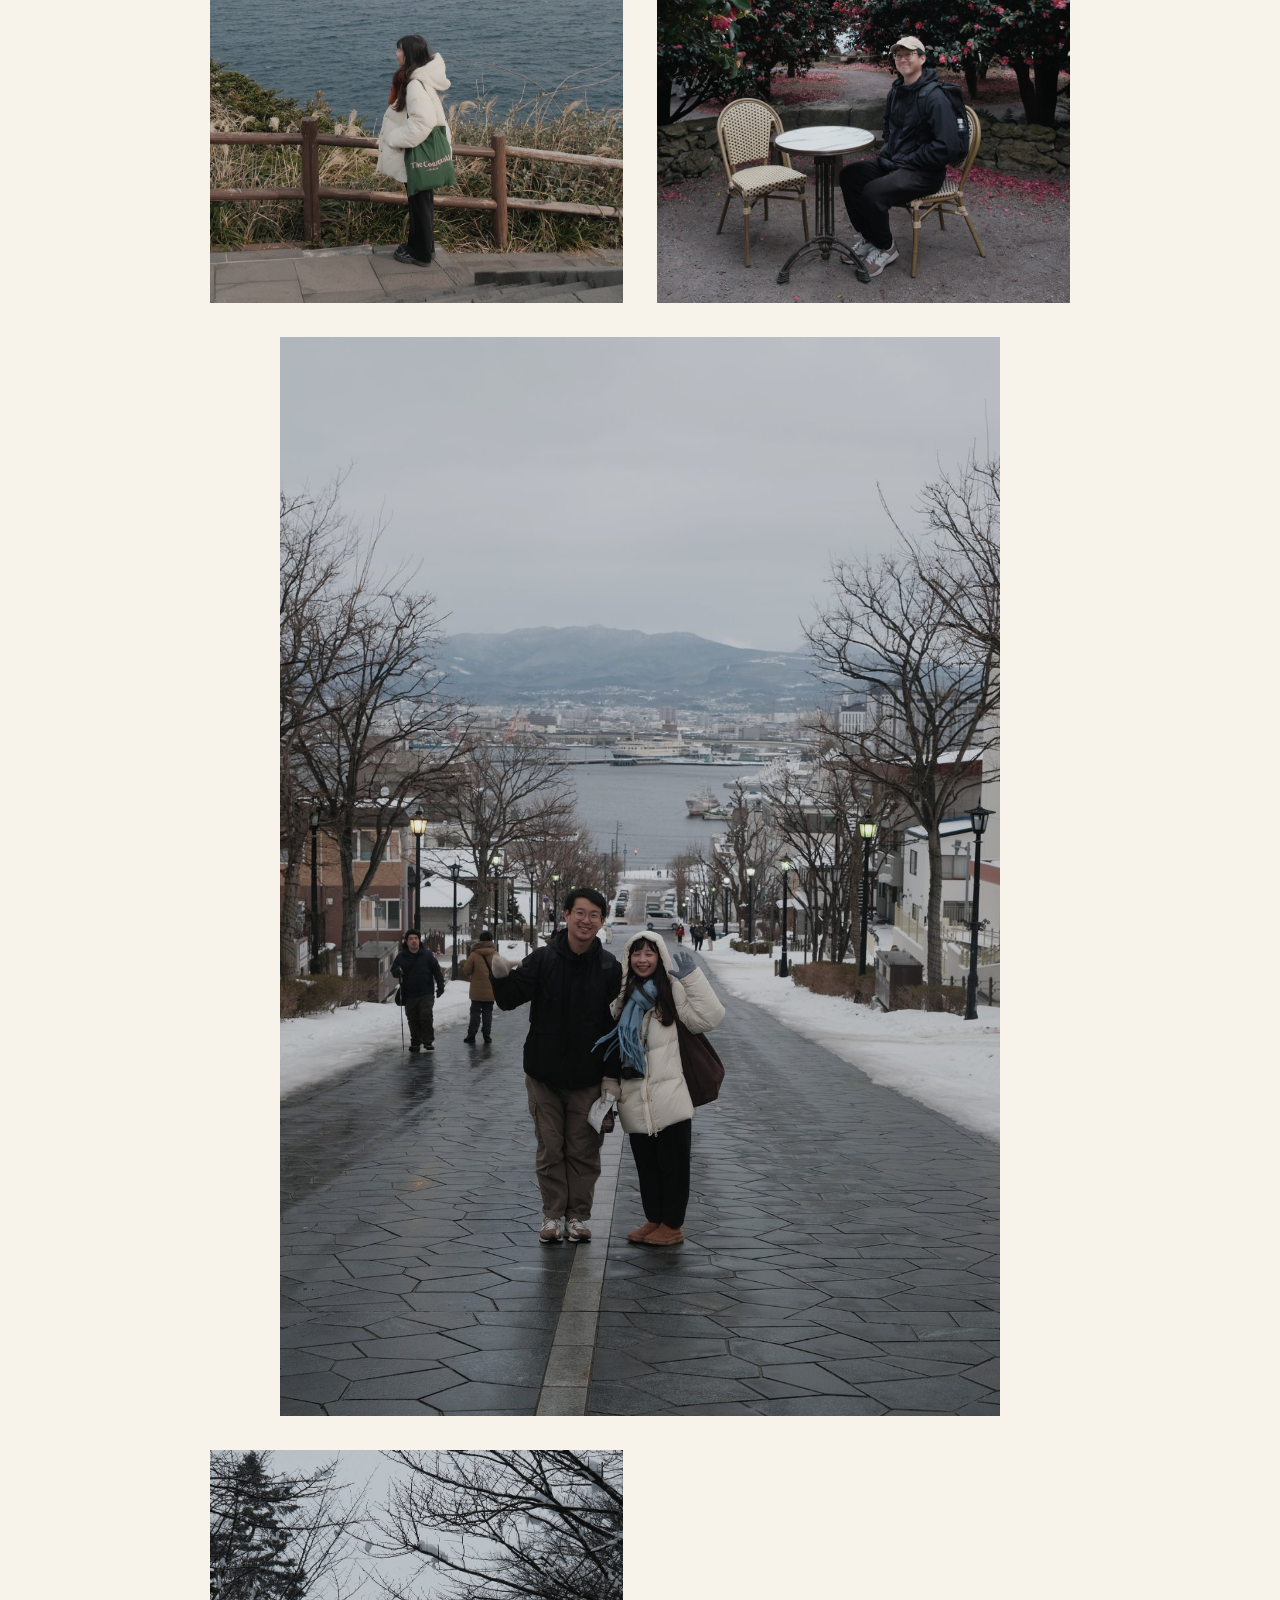
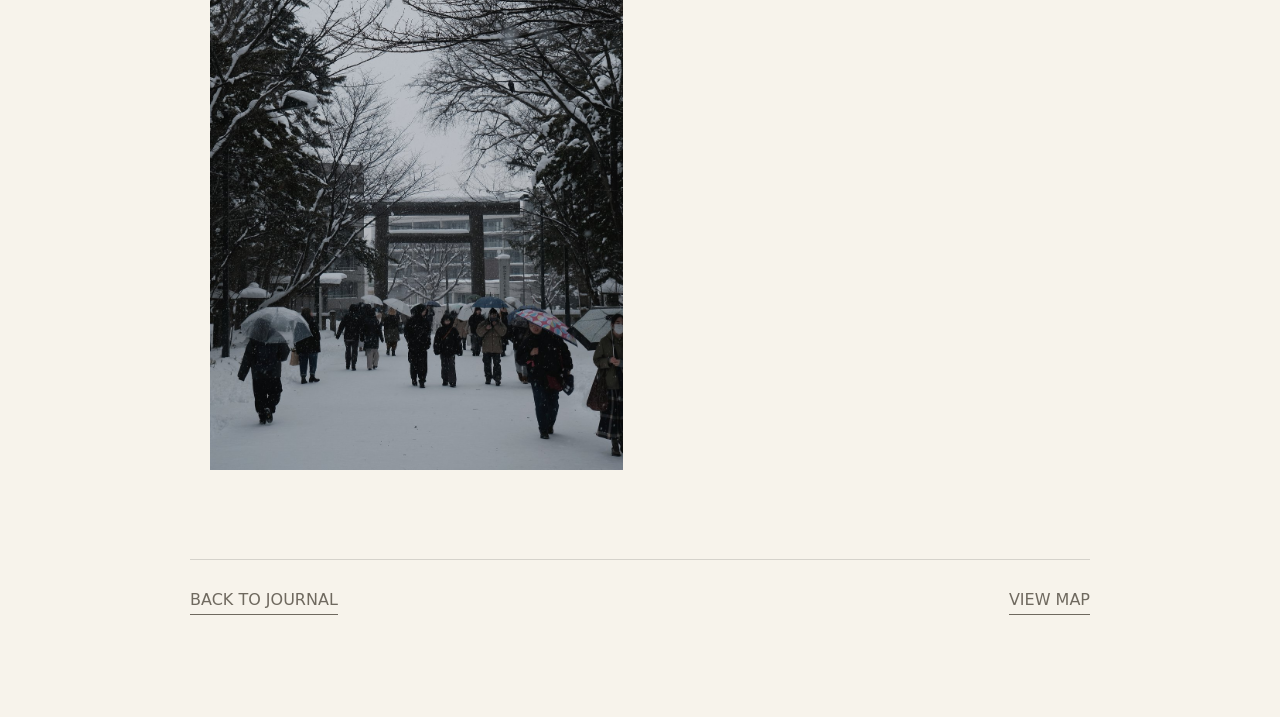
<file: posts/jeju-hokkaido-202601.html>
<!doctype html>
<html lang="zh-Hant">
  <head>
    <meta charset="utf-8" />
    <meta name="viewport" content="width=device-width, initial-scale=1" />
    <title>濟州島跨年加北海道 | Soft Roamers</title>
    <meta name="description" content="這趟很像把一年從海邊帶到雪裡。先在濟州島跨年，再去北海道，天氣和風景都一直在換，心情也跟著慢慢切換。" />
    <link rel="stylesheet" href="../styles.css?v=layout-3" />
  </head>
  <body data-path-prefix="../">
    <header class="site-header" id="top">
      <a class="brand" href="../index.html" aria-label="Soft Roamers home">
        <svg class="brand-logo" viewBox="0 0 64 64" aria-hidden="true">
          <path d="M16 46 32 18l16 28Z" />
          <path d="M24 39h13l-8-7h11" />
        </svg>
        <span>Soft Roamers</span>
      </a>
      <nav class="main-nav" aria-label="主要導覽">
        <a href="../index.html#journal">Journal</a>
        <a href="../index.html#map">Map</a>
        <a href="../index.html#about">About</a>
        <a href="../index.html#contact">Contact</a>
        <button class="search-trigger" type="button" aria-label="搜尋文章" aria-controls="search-panel">
          <svg aria-hidden="true" viewBox="0 0 24 24">
            <circle cx="11" cy="11" r="6.5" />
            <path d="m16 16 4.2 4.2" />
          </svg>
        </button>
      </nav>
    </header>

    <div class="search-panel" id="search-panel" hidden>
      <div class="search-backdrop" data-search-close></div>
      <section class="search-dialog" role="dialog" aria-modal="true" aria-labelledby="search-title">
        <div class="search-head">
          <p class="section-kicker">search journal</p>
          <button class="search-close" type="button" data-search-close aria-label="關閉搜尋">Close</button>
        </div>
        <h2 id="search-title">搜尋文章</h2>
        <label class="search-box">
          <span>關鍵字或分類</span>
          <input type="search" data-search-input placeholder="輸入城市、國家、#旅途、#日常、#閱讀..." />
        </label>
        <div class="search-tags" aria-label="常用分類">
          <button type="button" data-search-tag="#旅途">#旅途</button>
          <button type="button" data-search-tag="#日常">#日常</button>
          <button type="button" data-search-tag="#閱讀">#閱讀</button>
        </div>
        <div class="search-results" data-search-results></div>
      </section>
    </div>

    <main class="post-page">
      <article>
        <header class="post-hero">
          <p class="section-kicker">2026 Jan / South Korea / Japan / #旅途 #日常</p>
          <h1>濟州島跨年加北海道</h1>
          <p>這趟很像把一年從海邊帶到雪裡。先在濟州島跨年，再去北海道，天氣和風景都一直在換，心情也跟著慢慢切換。</p>
          <img src="../assets/articles/jeju-hokkaido-202601/hero.jpg" alt="濟州島跨年加北海道 代表照片" />
        </header>

        <section class="post-copy">
          <p class="section-kicker">海島的冬天</p>
          <p>冬天的濟州島比想像中安靜。不是很熱鬧的海島感，反而有點冷、有點空，適合把一年慢慢收起來。</p>
        </section>
        <section class="post-copy">
          <p class="section-kicker">走進雪裡</p>
          <p>到了北海道之後，畫面一下子變白。那種從海邊轉到雪地的落差很大，但也很剛好，像是真的走進新的一年。</p>
        </section>

        <section class="post-gallery" aria-label="濟州島跨年加北海道 照片集">
          <figure>
            <img src="../assets/articles/jeju-hokkaido-202601/01.jpg" alt="濟州島跨年加北海道 旅行照片 1" />
          </figure>
          <figure>
            <img src="../assets/articles/jeju-hokkaido-202601/02.jpg" alt="濟州島跨年加北海道 旅行照片 2" />
          </figure>
          <figure>
            <img src="../assets/articles/jeju-hokkaido-202601/03.jpg" alt="濟州島跨年加北海道 旅行照片 3" />
          </figure>
          <figure>
            <img src="../assets/articles/jeju-hokkaido-202601/04.jpg" alt="濟州島跨年加北海道 旅行照片 4" />
          </figure>
          <figure>
            <img src="../assets/articles/jeju-hokkaido-202601/05.jpg" alt="濟州島跨年加北海道 旅行照片 5" />
          </figure>
        </section>

        <nav class="post-nav" aria-label="文章導覽">
          <a href="../index.html#journal">Back to journal</a>
          <a href="../index.html#map">View map</a>
      </nav>
      </article>
    </main>
    <script src="../script.js?v=layout-4"></script>
  </body>
</html>
</file>
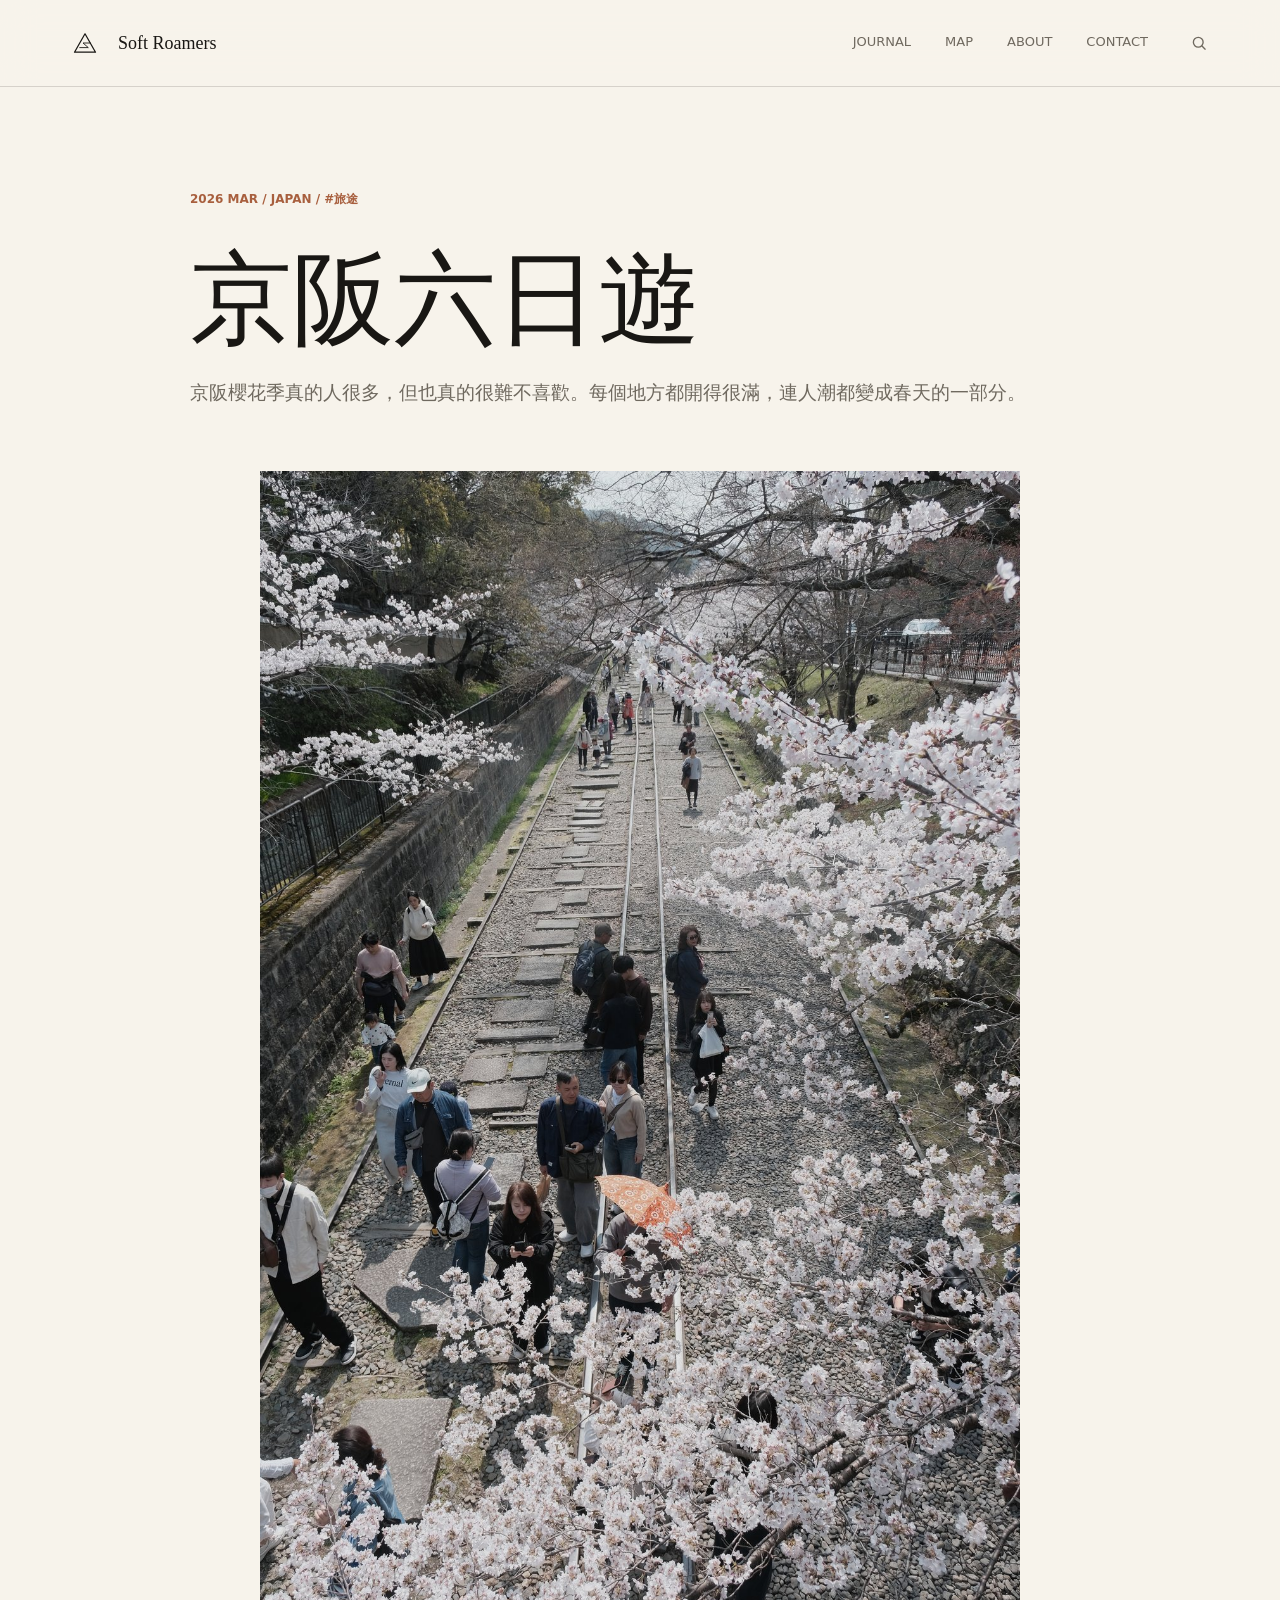
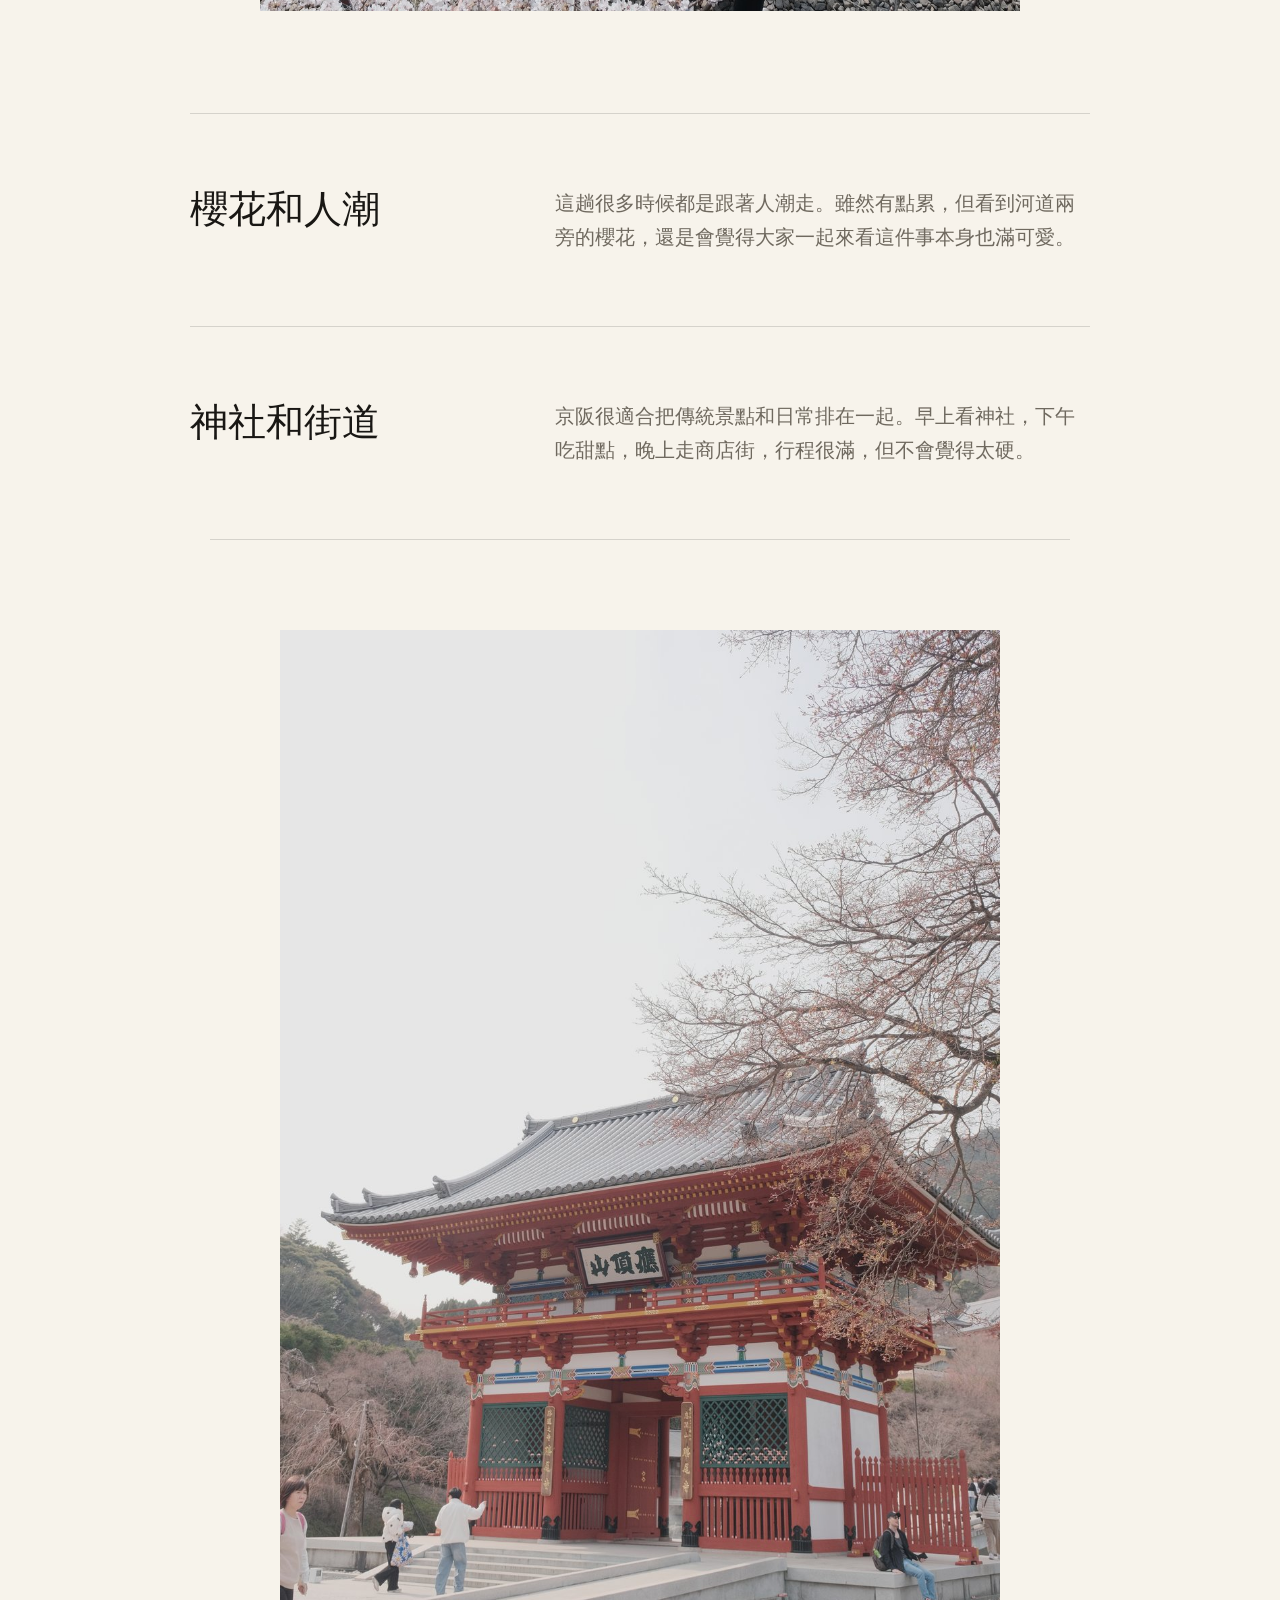
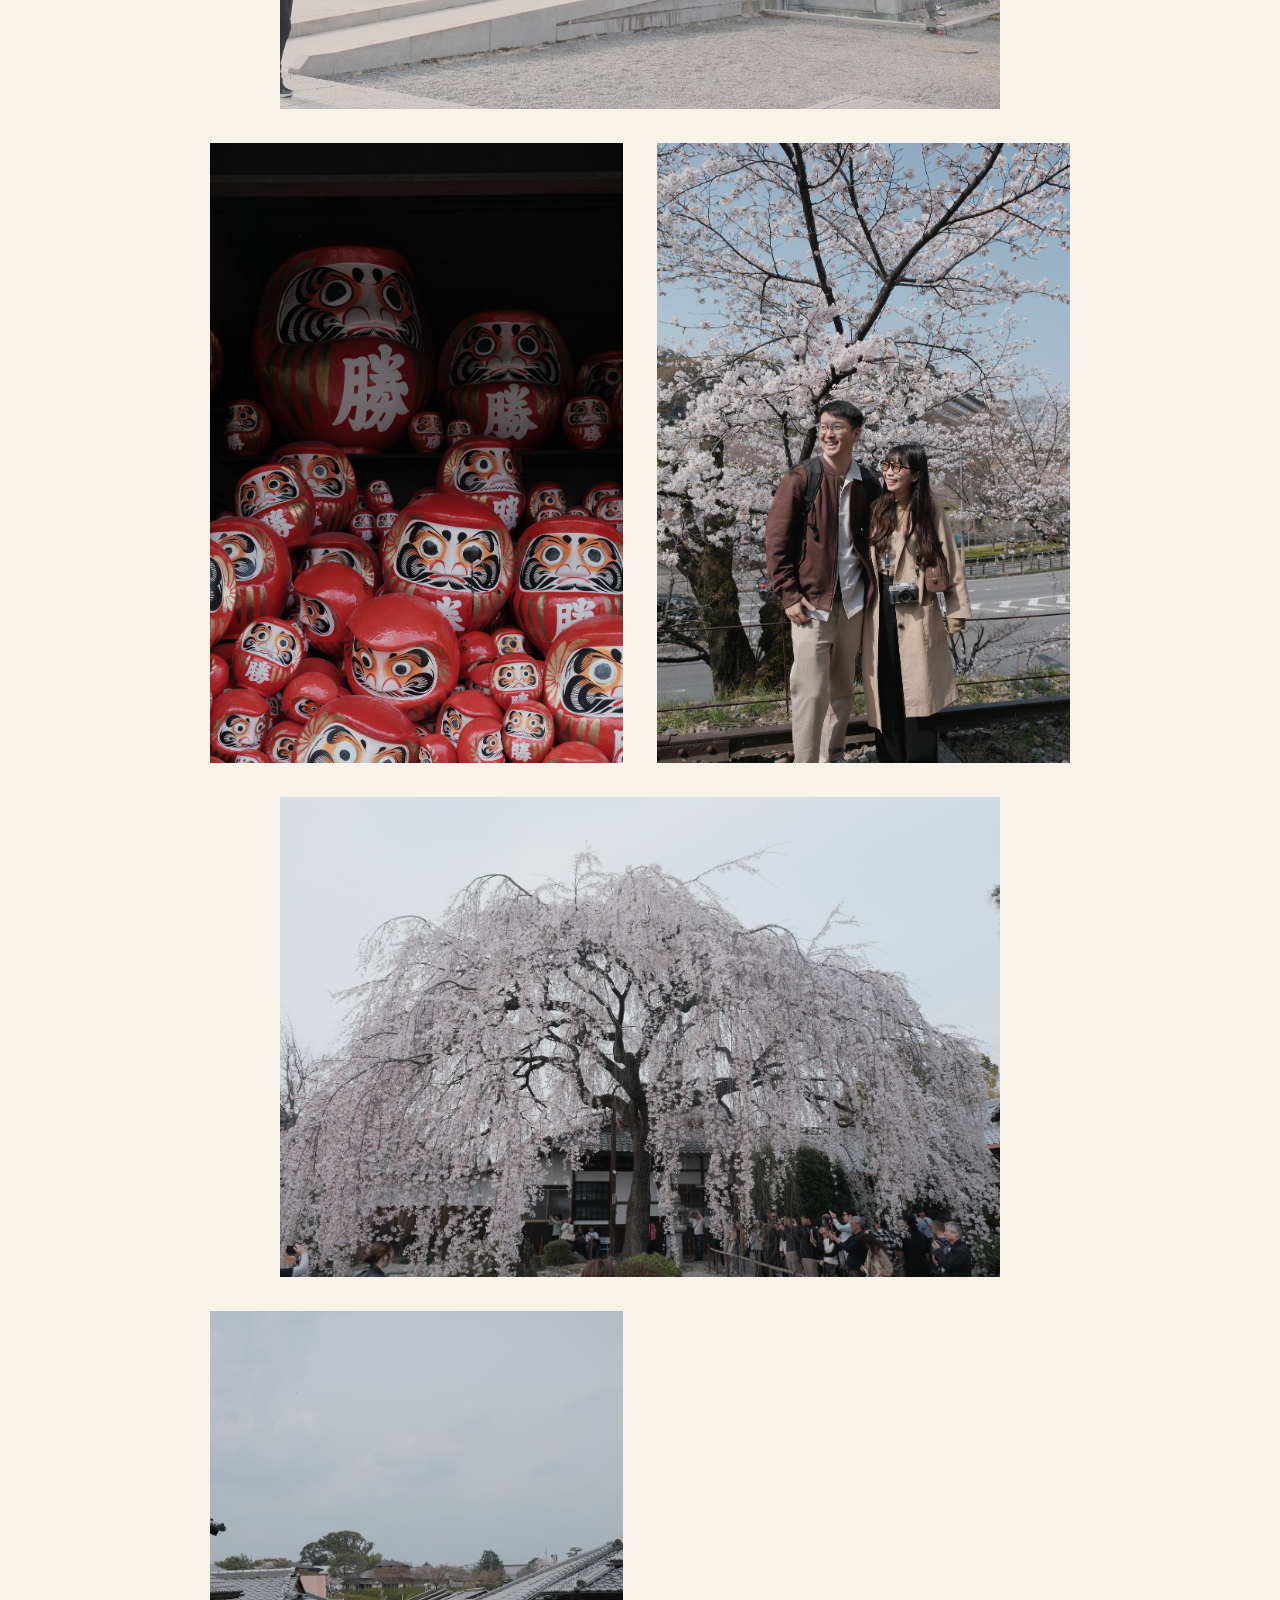
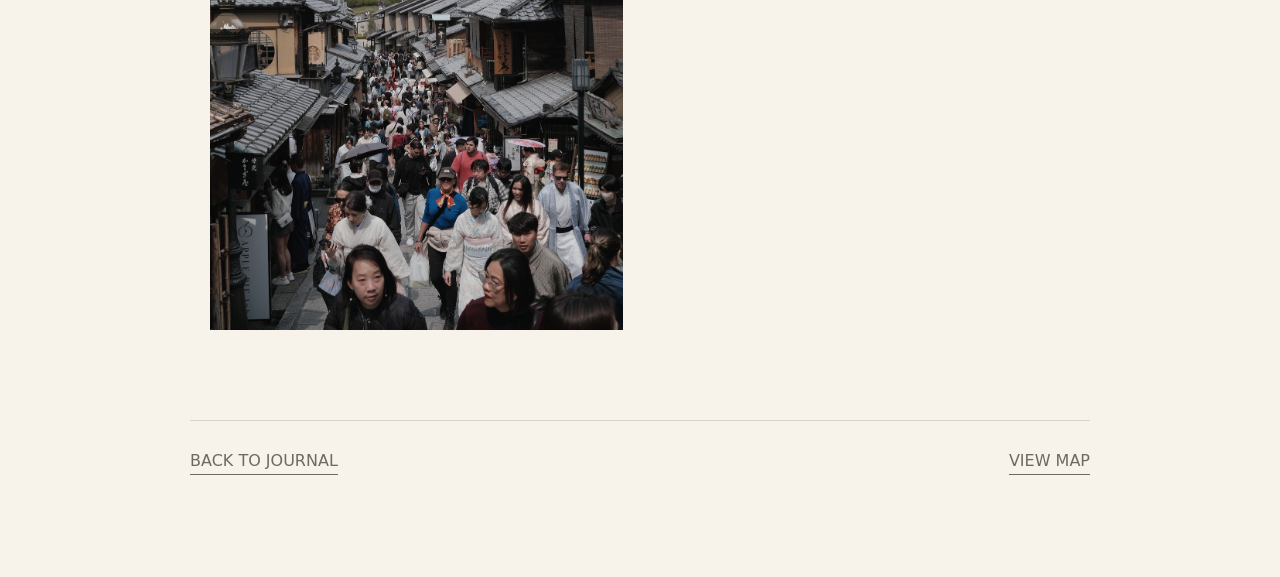
<file: posts/keihanshin.html>
<!doctype html>
<html lang="zh-Hant">
  <head>
    <meta charset="utf-8" />
    <meta name="viewport" content="width=device-width, initial-scale=1" />
    <title>京阪六日遊 | Soft Roamers</title>
    <meta name="description" content="京阪櫻花季真的人很多，但也真的很難不喜歡。每個地方都開得很滿，連人潮都變成春天的一部分。" />
    <link rel="stylesheet" href="../styles.css?v=layout-3" />
  </head>
  <body data-path-prefix="../">
    <header class="site-header" id="top">
      <a class="brand" href="../index.html" aria-label="Soft Roamers home">
        <svg class="brand-logo" viewBox="0 0 64 64" aria-hidden="true">
          <path d="M16 46 32 18l16 28Z" />
          <path d="M24 39h13l-8-7h11" />
        </svg>
        <span>Soft Roamers</span>
      </a>
      <nav class="main-nav" aria-label="主要導覽">
        <a href="../index.html#journal">Journal</a>
        <a href="../index.html#map">Map</a>
        <a href="../index.html#about">About</a>
        <a href="../index.html#contact">Contact</a>
        <button class="search-trigger" type="button" aria-label="搜尋文章" aria-controls="search-panel">
          <svg aria-hidden="true" viewBox="0 0 24 24">
            <circle cx="11" cy="11" r="6.5" />
            <path d="m16 16 4.2 4.2" />
          </svg>
        </button>
      </nav>
    </header>

    <div class="search-panel" id="search-panel" hidden>
      <div class="search-backdrop" data-search-close></div>
      <section class="search-dialog" role="dialog" aria-modal="true" aria-labelledby="search-title">
        <div class="search-head">
          <p class="section-kicker">search journal</p>
          <button class="search-close" type="button" data-search-close aria-label="關閉搜尋">Close</button>
        </div>
        <h2 id="search-title">搜尋文章</h2>
        <label class="search-box">
          <span>關鍵字或分類</span>
          <input type="search" data-search-input placeholder="輸入城市、國家、#旅途、#日常、#閱讀..." />
        </label>
        <div class="search-tags" aria-label="常用分類">
          <button type="button" data-search-tag="#旅途">#旅途</button>
          <button type="button" data-search-tag="#日常">#日常</button>
          <button type="button" data-search-tag="#閱讀">#閱讀</button>
        </div>
        <div class="search-results" data-search-results></div>
      </section>
    </div>

    <main class="post-page">
      <article>
        <header class="post-hero">
          <p class="section-kicker">2026 Mar / Japan / #旅途</p>
          <h1>京阪六日遊</h1>
          <p>京阪櫻花季真的人很多，但也真的很難不喜歡。每個地方都開得很滿，連人潮都變成春天的一部分。</p>
          <img src="../assets/articles/keihanshin/hero.jpg" alt="京阪六日遊 代表照片" />
        </header>

        <section class="post-copy">
          <p class="section-kicker">櫻花和人潮</p>
          <p>這趟很多時候都是跟著人潮走。雖然有點累，但看到河道兩旁的櫻花，還是會覺得大家一起來看這件事本身也滿可愛。</p>
        </section>
        <section class="post-copy">
          <p class="section-kicker">神社和街道</p>
          <p>京阪很適合把傳統景點和日常排在一起。早上看神社，下午吃甜點，晚上走商店街，行程很滿，但不會覺得太硬。</p>
        </section>

        <section class="post-gallery" aria-label="京阪六日遊 照片集">
          <figure>
            <img src="../assets/articles/keihanshin/01.jpg" alt="京阪六日遊 旅行照片 1" />
          </figure>
          <figure>
            <img src="../assets/articles/keihanshin/02.jpg" alt="京阪六日遊 旅行照片 2" />
          </figure>
          <figure>
            <img src="../assets/articles/keihanshin/03.jpg" alt="京阪六日遊 旅行照片 3" />
          </figure>
          <figure>
            <img src="../assets/articles/keihanshin/04.jpg" alt="京阪六日遊 旅行照片 4" />
          </figure>
          <figure>
            <img src="../assets/articles/keihanshin/05.jpg" alt="京阪六日遊 旅行照片 5" />
          </figure>
        </section>

        <nav class="post-nav" aria-label="文章導覽">
          <a href="../index.html#journal">Back to journal</a>
          <a href="../index.html#map">View map</a>
      </nav>
      </article>
    </main>
    <script src="../script.js?v=layout-4"></script>
  </body>
</html>
</file>
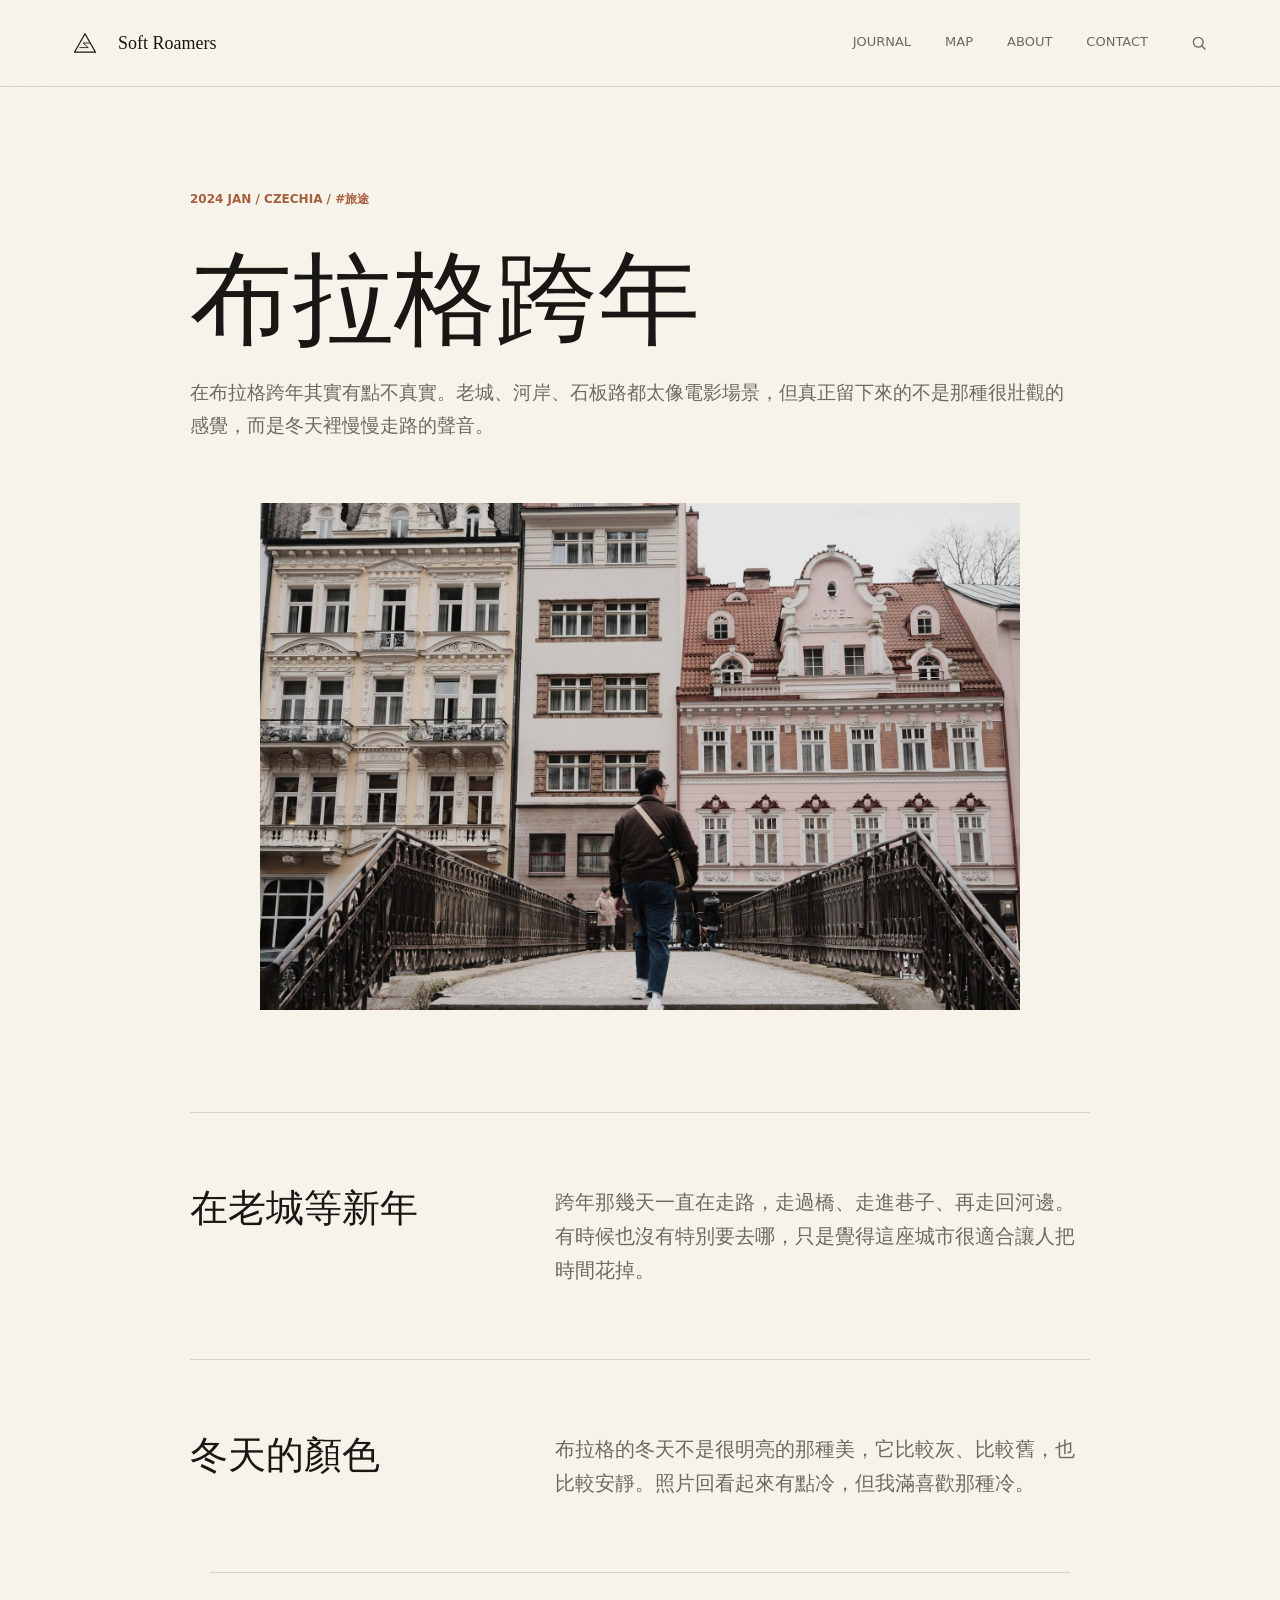
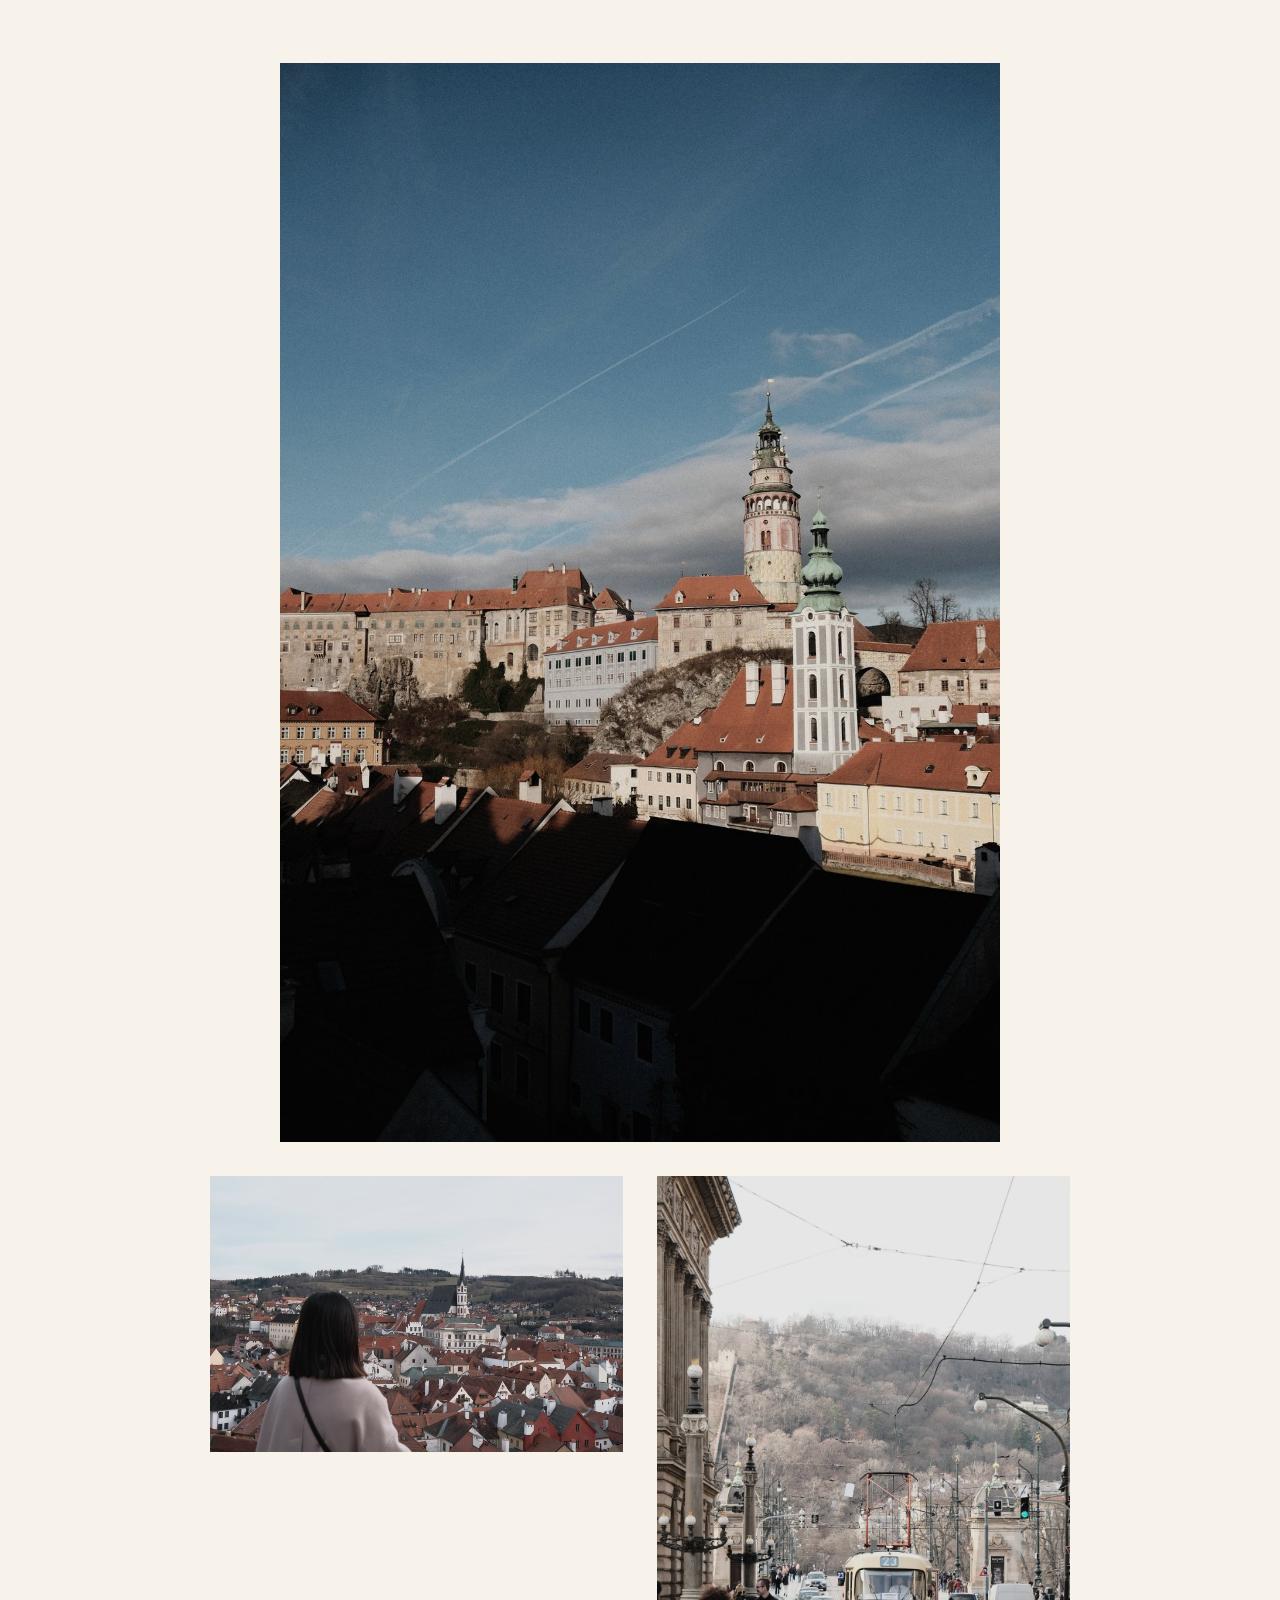
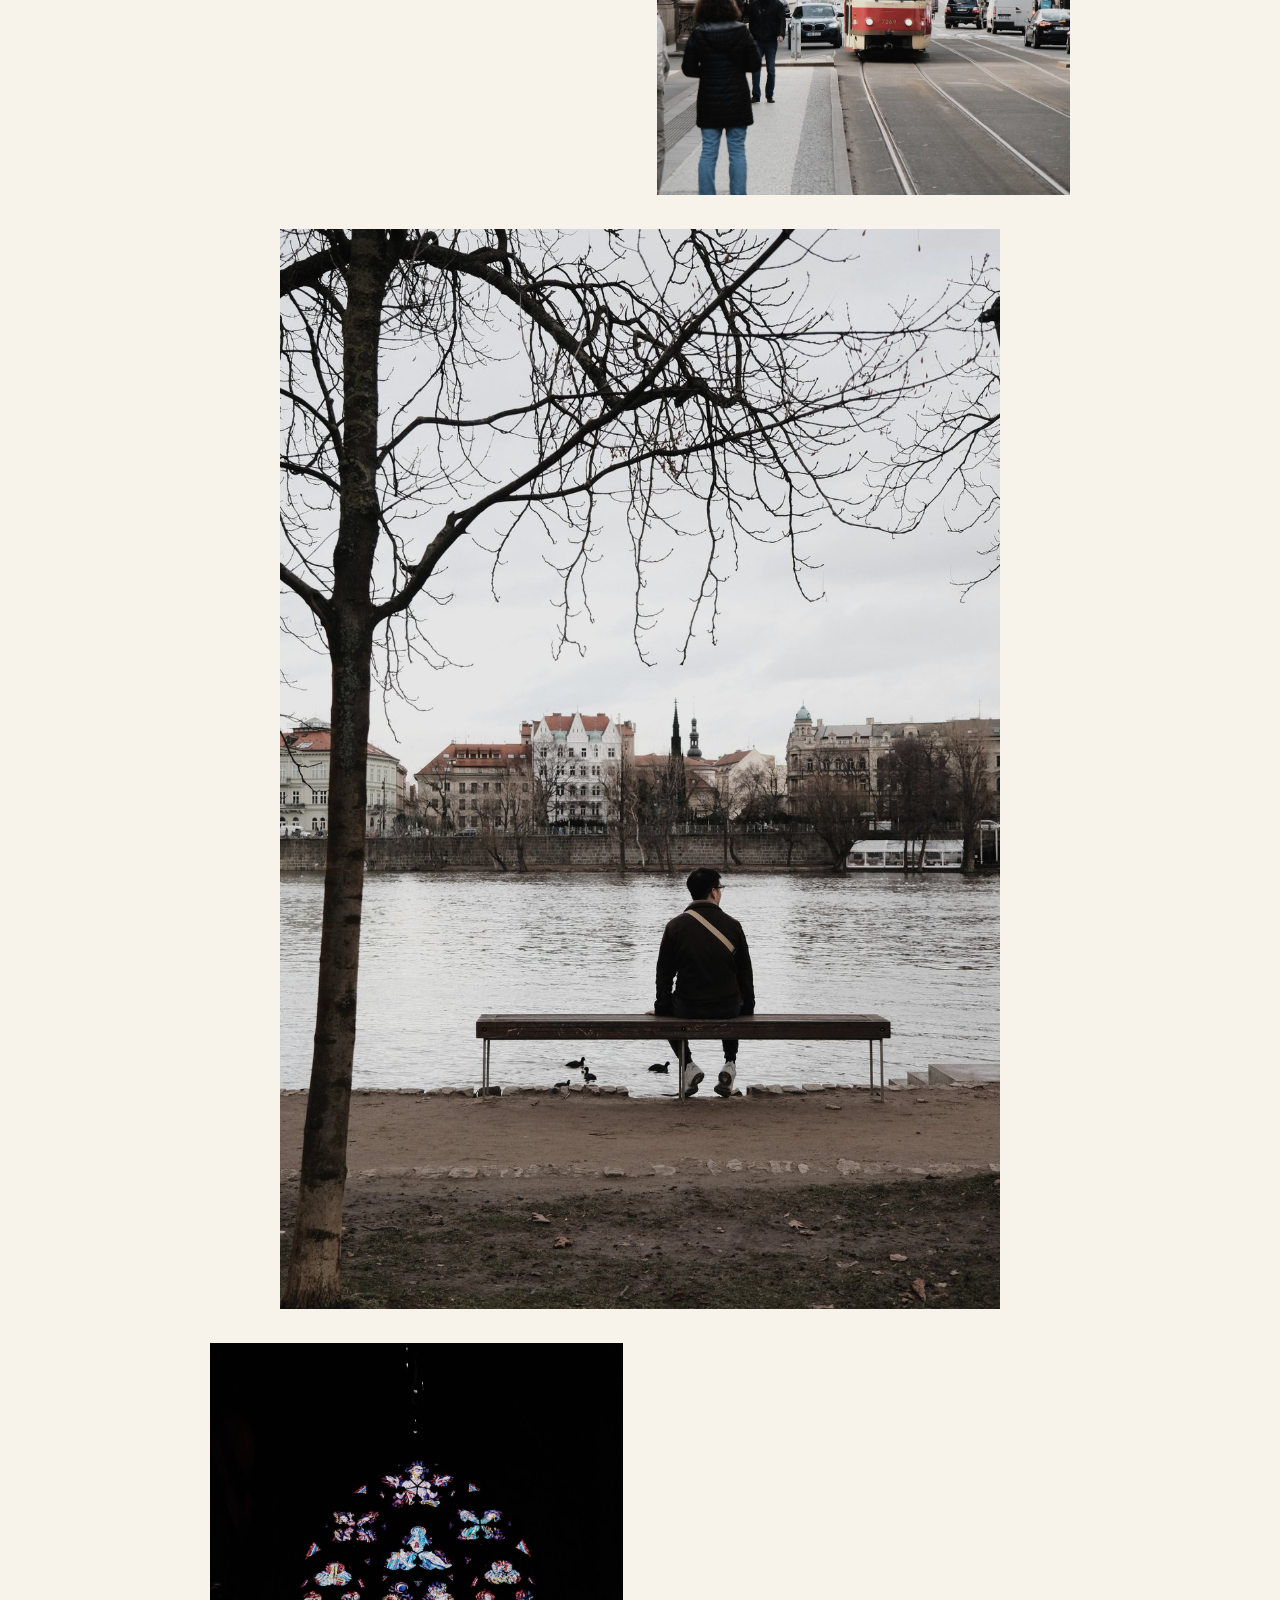
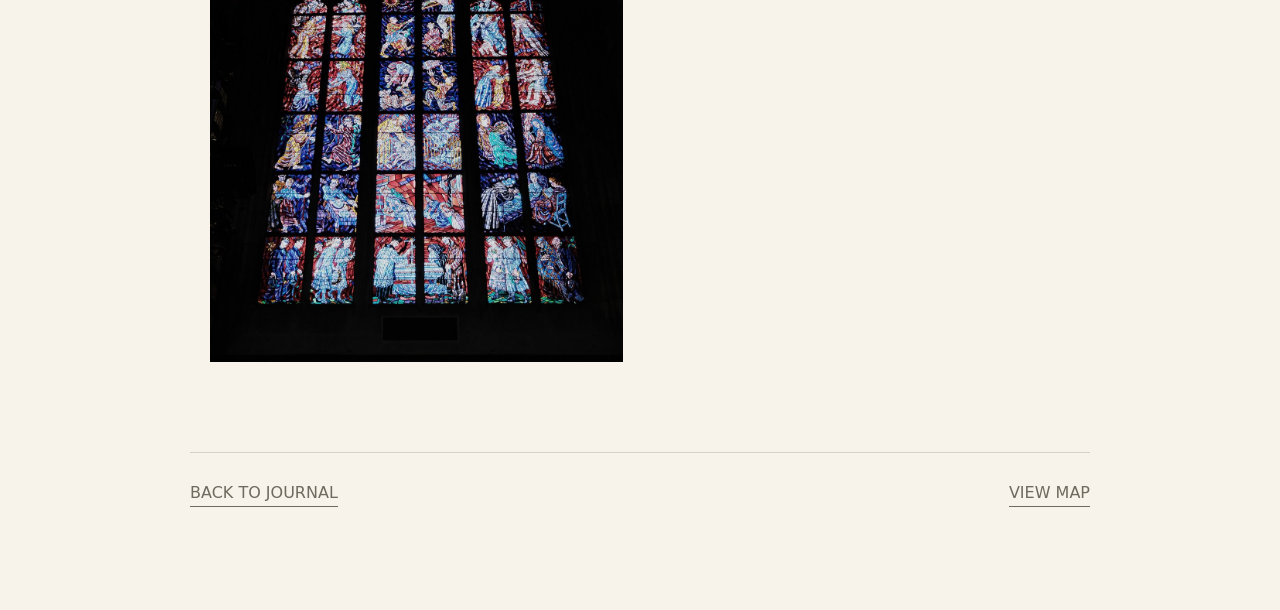
<file: posts/prague-new-year.html>
<!doctype html>
<html lang="zh-Hant">
  <head>
    <meta charset="utf-8" />
    <meta name="viewport" content="width=device-width, initial-scale=1" />
    <title>布拉格跨年 | Soft Roamers</title>
    <meta name="description" content="在布拉格跨年其實有點不真實。老城、河岸、石板路都太像電影場景，但真正留下來的不是那種很壯觀的感覺，而是冬天裡慢慢走路的聲音。" />
    <link rel="stylesheet" href="../styles.css?v=layout-3" />
  </head>
  <body data-path-prefix="../">
    <header class="site-header" id="top">
      <a class="brand" href="../index.html" aria-label="Soft Roamers home">
        <svg class="brand-logo" viewBox="0 0 64 64" aria-hidden="true">
          <path d="M16 46 32 18l16 28Z" />
          <path d="M24 39h13l-8-7h11" />
        </svg>
        <span>Soft Roamers</span>
      </a>
      <nav class="main-nav" aria-label="主要導覽">
        <a href="../index.html#journal">Journal</a>
        <a href="../index.html#map">Map</a>
        <a href="../index.html#about">About</a>
        <a href="../index.html#contact">Contact</a>
        <button class="search-trigger" type="button" aria-label="搜尋文章" aria-controls="search-panel">
          <svg aria-hidden="true" viewBox="0 0 24 24">
            <circle cx="11" cy="11" r="6.5" />
            <path d="m16 16 4.2 4.2" />
          </svg>
        </button>
      </nav>
    </header>

    <div class="search-panel" id="search-panel" hidden>
      <div class="search-backdrop" data-search-close></div>
      <section class="search-dialog" role="dialog" aria-modal="true" aria-labelledby="search-title">
        <div class="search-head">
          <p class="section-kicker">search journal</p>
          <button class="search-close" type="button" data-search-close aria-label="關閉搜尋">Close</button>
        </div>
        <h2 id="search-title">搜尋文章</h2>
        <label class="search-box">
          <span>關鍵字或分類</span>
          <input type="search" data-search-input placeholder="輸入城市、國家、#旅途、#日常、#閱讀..." />
        </label>
        <div class="search-tags" aria-label="常用分類">
          <button type="button" data-search-tag="#旅途">#旅途</button>
          <button type="button" data-search-tag="#日常">#日常</button>
          <button type="button" data-search-tag="#閱讀">#閱讀</button>
        </div>
        <div class="search-results" data-search-results></div>
      </section>
    </div>

    <main class="post-page">
      <article>
        <header class="post-hero">
          <p class="section-kicker">2024 Jan / Czechia / #旅途</p>
          <h1>布拉格跨年</h1>
          <p>在布拉格跨年其實有點不真實。老城、河岸、石板路都太像電影場景，但真正留下來的不是那種很壯觀的感覺，而是冬天裡慢慢走路的聲音。</p>
          <img src="../assets/articles/prague-new-year/hero.jpg" alt="布拉格跨年 代表照片" />
        </header>

        <section class="post-copy">
          <p class="section-kicker">在老城等新年</p>
          <p>跨年那幾天一直在走路，走過橋、走進巷子、再走回河邊。有時候也沒有特別要去哪，只是覺得這座城市很適合讓人把時間花掉。</p>
        </section>
        <section class="post-copy">
          <p class="section-kicker">冬天的顏色</p>
          <p>布拉格的冬天不是很明亮的那種美，它比較灰、比較舊，也比較安靜。照片回看起來有點冷，但我滿喜歡那種冷。</p>
        </section>

        <section class="post-gallery" aria-label="布拉格跨年 照片集">
          <figure>
            <img src="../assets/articles/prague-new-year/01.jpg" alt="布拉格跨年 旅行照片 1" />
          </figure>
          <figure>
            <img src="../assets/articles/prague-new-year/02.jpg" alt="布拉格跨年 旅行照片 2" />
          </figure>
          <figure>
            <img src="../assets/articles/prague-new-year/03.jpg" alt="布拉格跨年 旅行照片 3" />
          </figure>
          <figure>
            <img src="../assets/articles/prague-new-year/04.jpg" alt="布拉格跨年 旅行照片 4" />
          </figure>
          <figure>
            <img src="../assets/articles/prague-new-year/05.jpg" alt="布拉格跨年 旅行照片 5" />
          </figure>
        </section>

        <nav class="post-nav" aria-label="文章導覽">
          <a href="../index.html#journal">Back to journal</a>
          <a href="../index.html#map">View map</a>
      </nav>
      </article>
    </main>
    <script src="../script.js?v=layout-4"></script>
  </body>
</html>
</file>
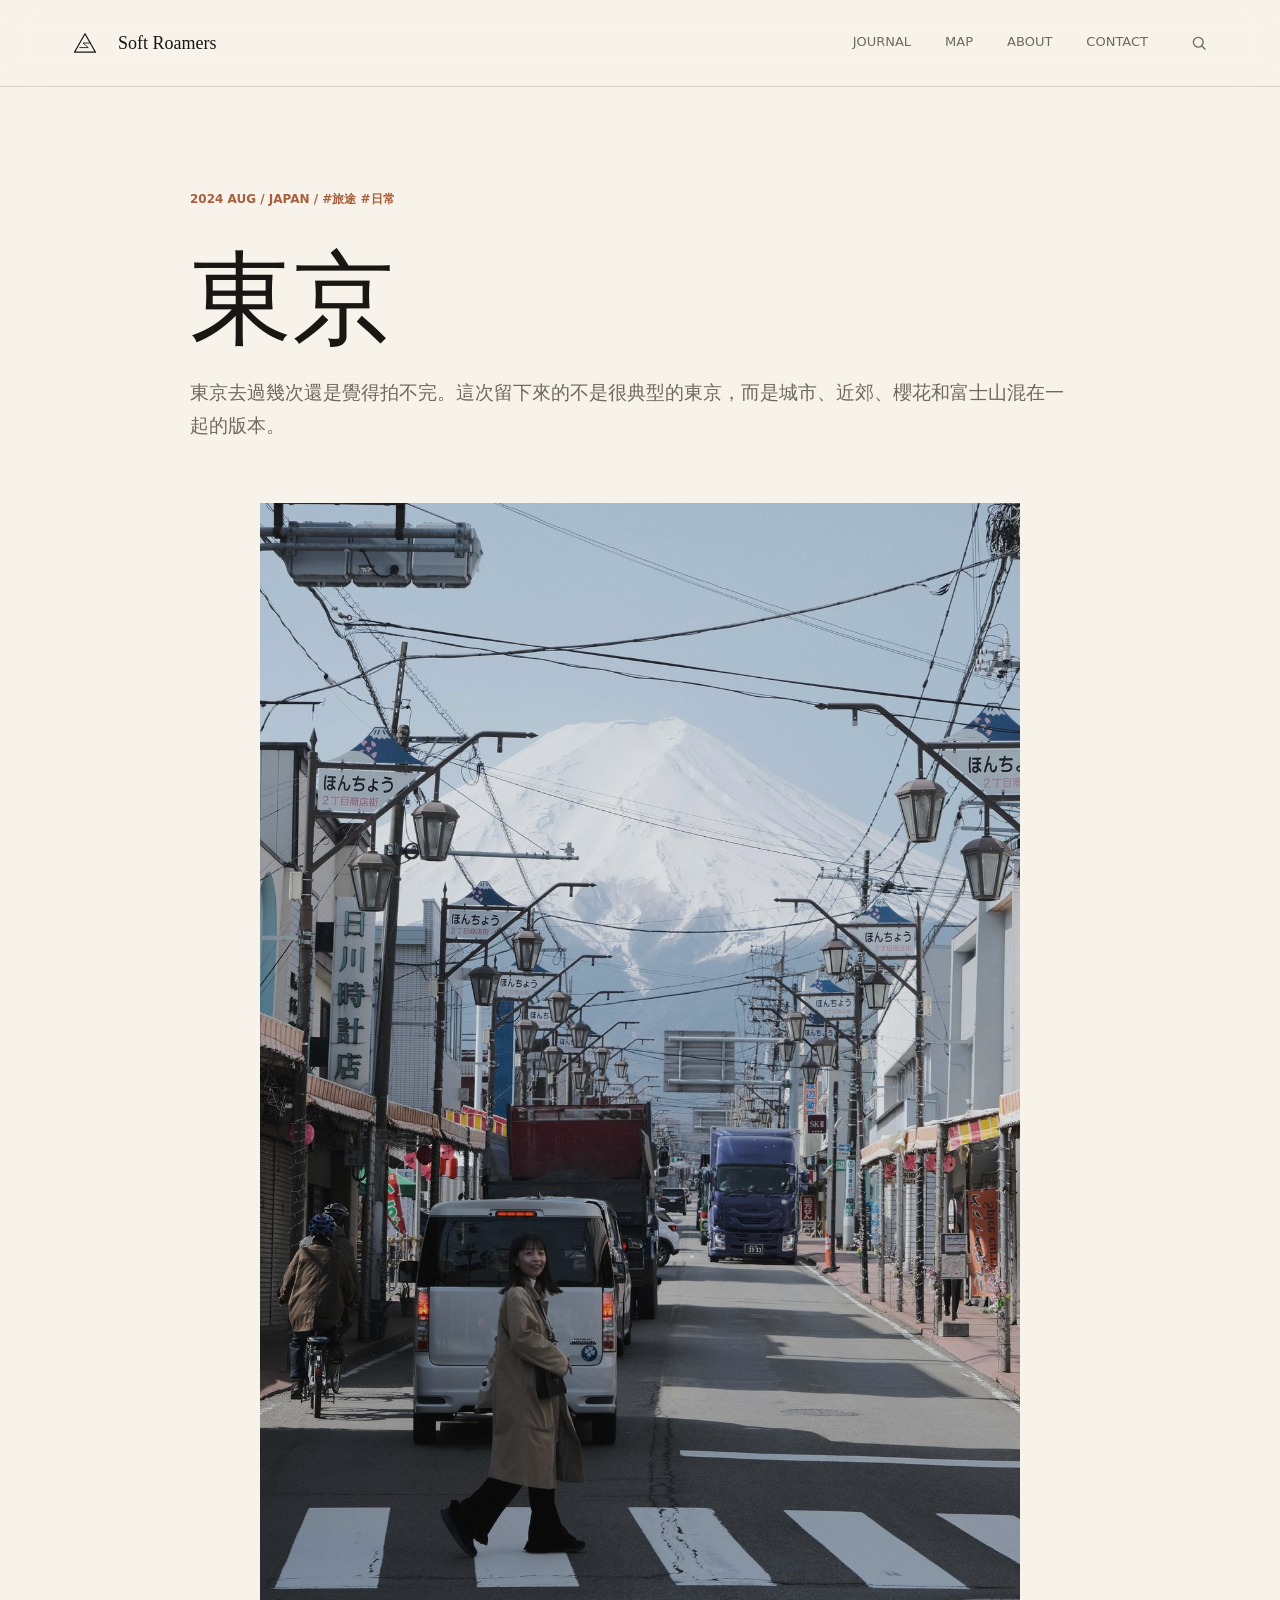
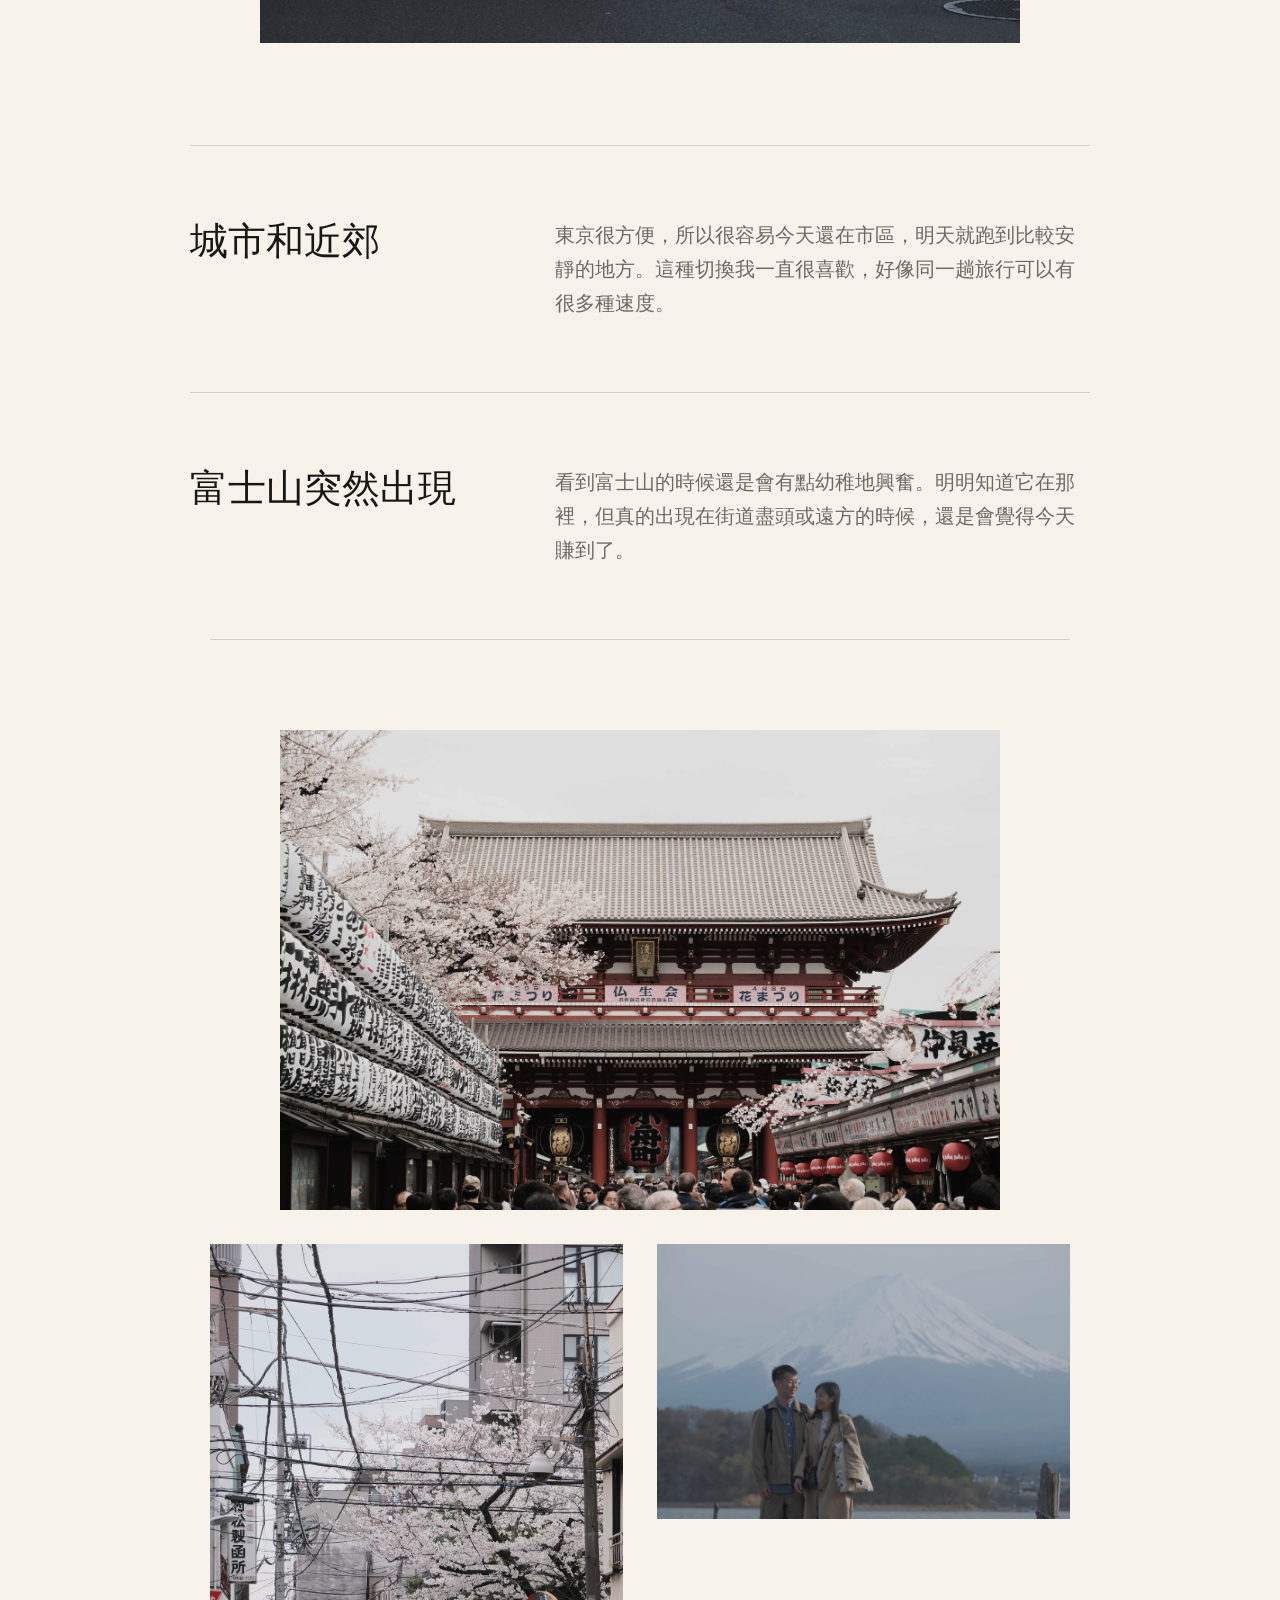
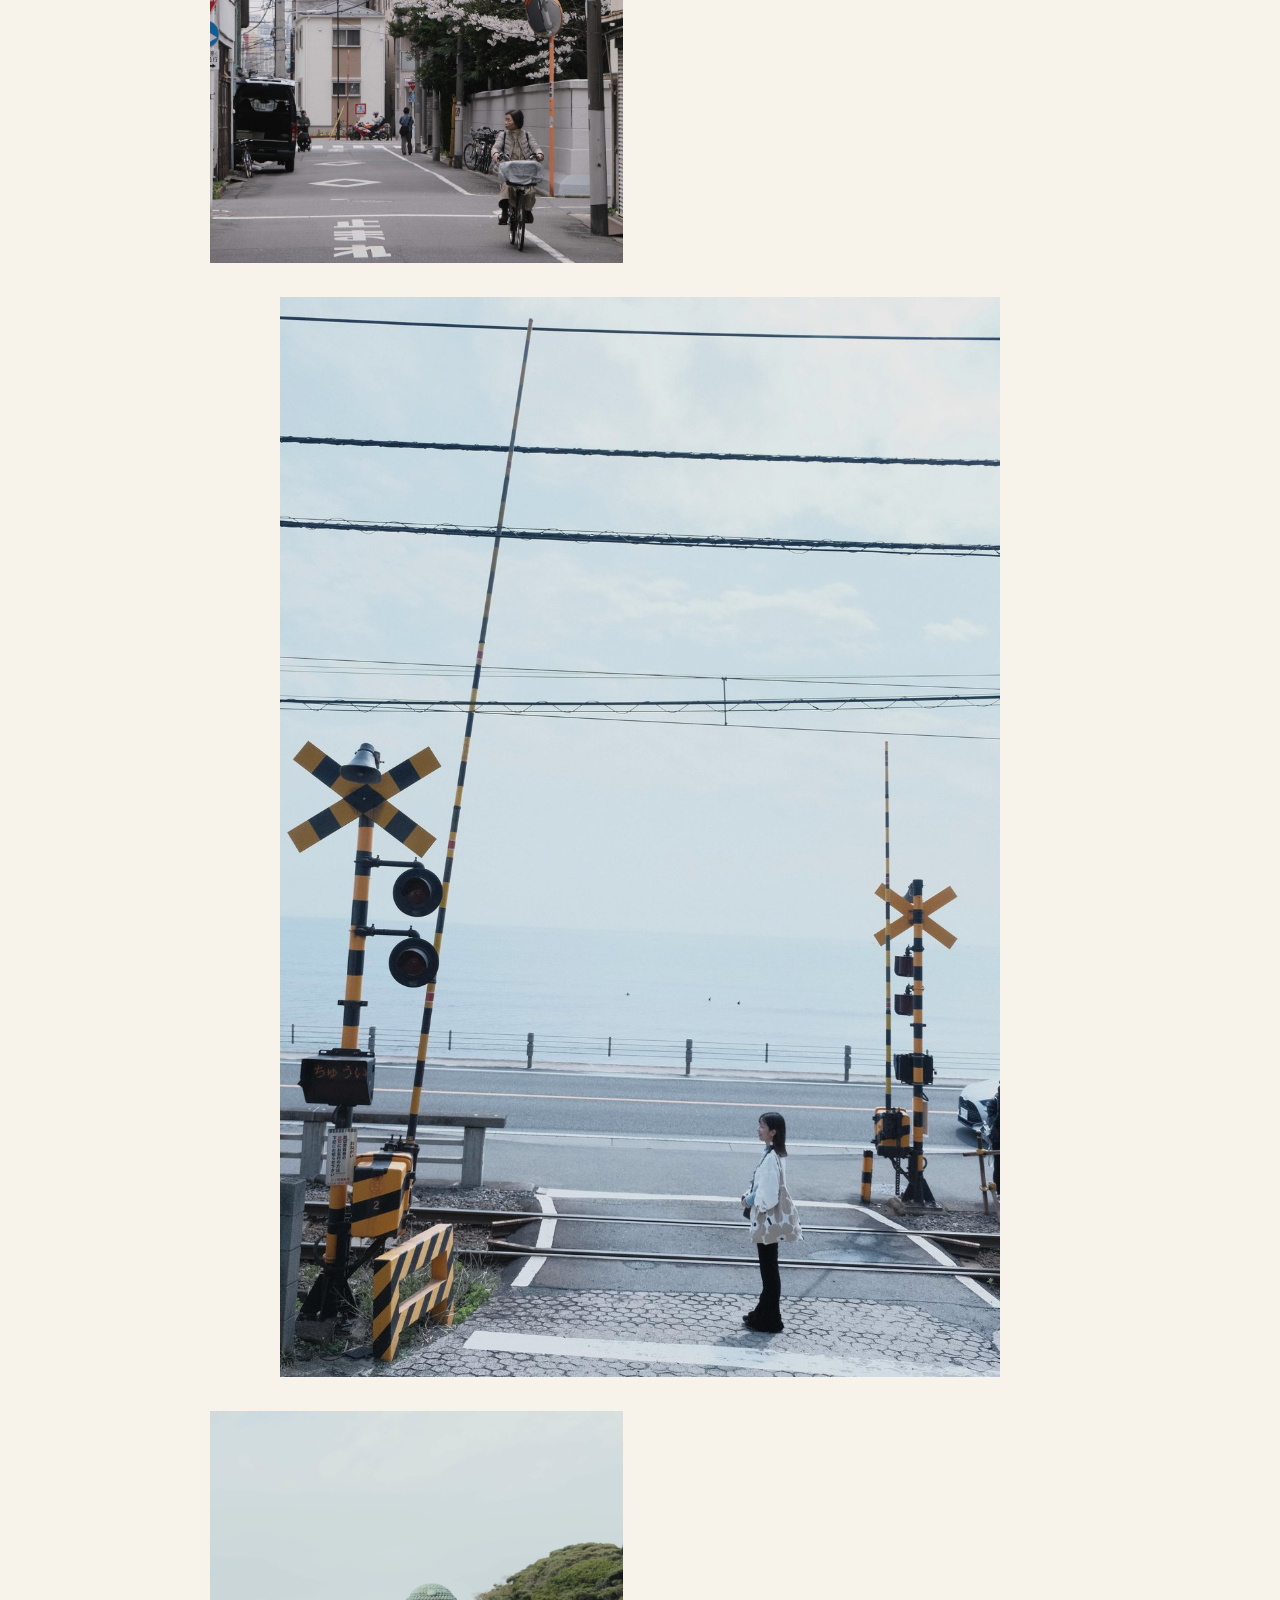
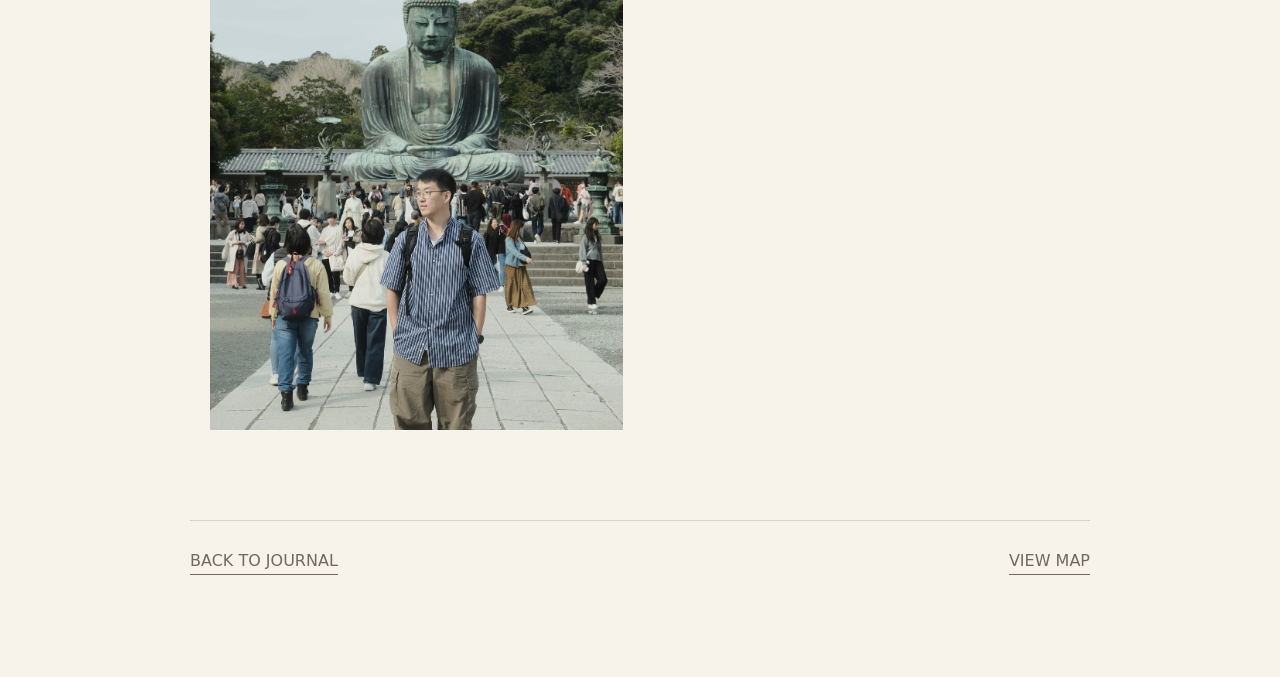
<file: posts/tokyo.html>
<!doctype html>
<html lang="zh-Hant">
  <head>
    <meta charset="utf-8" />
    <meta name="viewport" content="width=device-width, initial-scale=1" />
    <title>東京 | Soft Roamers</title>
    <meta name="description" content="東京去過幾次還是覺得拍不完。這次留下來的不是很典型的東京，而是城市、近郊、櫻花和富士山混在一起的版本。" />
    <link rel="stylesheet" href="../styles.css?v=layout-3" />
  </head>
  <body data-path-prefix="../">
    <header class="site-header" id="top">
      <a class="brand" href="../index.html" aria-label="Soft Roamers home">
        <svg class="brand-logo" viewBox="0 0 64 64" aria-hidden="true">
          <path d="M16 46 32 18l16 28Z" />
          <path d="M24 39h13l-8-7h11" />
        </svg>
        <span>Soft Roamers</span>
      </a>
      <nav class="main-nav" aria-label="主要導覽">
        <a href="../index.html#journal">Journal</a>
        <a href="../index.html#map">Map</a>
        <a href="../index.html#about">About</a>
        <a href="../index.html#contact">Contact</a>
        <button class="search-trigger" type="button" aria-label="搜尋文章" aria-controls="search-panel">
          <svg aria-hidden="true" viewBox="0 0 24 24">
            <circle cx="11" cy="11" r="6.5" />
            <path d="m16 16 4.2 4.2" />
          </svg>
        </button>
      </nav>
    </header>

    <div class="search-panel" id="search-panel" hidden>
      <div class="search-backdrop" data-search-close></div>
      <section class="search-dialog" role="dialog" aria-modal="true" aria-labelledby="search-title">
        <div class="search-head">
          <p class="section-kicker">search journal</p>
          <button class="search-close" type="button" data-search-close aria-label="關閉搜尋">Close</button>
        </div>
        <h2 id="search-title">搜尋文章</h2>
        <label class="search-box">
          <span>關鍵字或分類</span>
          <input type="search" data-search-input placeholder="輸入城市、國家、#旅途、#日常、#閱讀..." />
        </label>
        <div class="search-tags" aria-label="常用分類">
          <button type="button" data-search-tag="#旅途">#旅途</button>
          <button type="button" data-search-tag="#日常">#日常</button>
          <button type="button" data-search-tag="#閱讀">#閱讀</button>
        </div>
        <div class="search-results" data-search-results></div>
      </section>
    </div>

    <main class="post-page">
      <article>
        <header class="post-hero">
          <p class="section-kicker">2024 Aug / Japan / #旅途 #日常</p>
          <h1>東京</h1>
          <p>東京去過幾次還是覺得拍不完。這次留下來的不是很典型的東京，而是城市、近郊、櫻花和富士山混在一起的版本。</p>
          <img src="../assets/articles/tokyo/hero.jpg" alt="東京 代表照片" />
        </header>

        <section class="post-copy">
          <p class="section-kicker">城市和近郊</p>
          <p>東京很方便，所以很容易今天還在市區，明天就跑到比較安靜的地方。這種切換我一直很喜歡，好像同一趟旅行可以有很多種速度。</p>
        </section>
        <section class="post-copy">
          <p class="section-kicker">富士山突然出現</p>
          <p>看到富士山的時候還是會有點幼稚地興奮。明明知道它在那裡，但真的出現在街道盡頭或遠方的時候，還是會覺得今天賺到了。</p>
        </section>

        <section class="post-gallery" aria-label="東京 照片集">
          <figure>
            <img src="../assets/articles/tokyo/01.jpg" alt="東京 旅行照片 1" />
          </figure>
          <figure>
            <img src="../assets/articles/tokyo/02.jpg" alt="東京 旅行照片 2" />
          </figure>
          <figure>
            <img src="../assets/articles/tokyo/03.jpg" alt="東京 旅行照片 3" />
          </figure>
          <figure>
            <img src="../assets/articles/tokyo/04.jpg" alt="東京 旅行照片 4" />
          </figure>
          <figure>
            <img src="../assets/articles/tokyo/05.jpg" alt="東京 旅行照片 5" />
          </figure>
        </section>

        <nav class="post-nav" aria-label="文章導覽">
          <a href="../index.html#journal">Back to journal</a>
          <a href="../index.html#map">View map</a>
      </nav>
      </article>
    </main>
    <script src="../script.js?v=layout-4"></script>
  </body>
</html>
</file>
<file: styles.css>
:root {
  --paper: #f7f3eb;
  --ink: #191714;
  --muted: #6f695f;
  --line: rgba(25, 23, 20, 0.15);
  --clay: #a85f3e;
  --moss: #5c6b52;
  --sea: #3f6f76;
  --white: #fffdf8;
}

* {
  box-sizing: border-box;
}

html {
  -webkit-text-size-adjust: 100%;
  text-size-adjust: 100%;
  text-rendering: optimizeLegibility;
}

body {
  margin: 0;
  background: var(--paper);
  color: var(--ink);
  font-family:
    "Noto Serif TC", "Songti TC", "Noto Serif CJK TC", "PingFang TC",
    "Microsoft JhengHei", Georgia, serif;
  line-height: 1.7;
}

body.search-open {
  overflow: hidden;
}

img {
  display: block;
  width: 100%;
  height: 100%;
  object-fit: cover;
  background: #ded7ca;
}

a {
  color: inherit;
  text-decoration: none;
}

.site-header {
  position: sticky;
  top: 0;
  z-index: 10;
  display: flex;
  align-items: center;
  justify-content: space-between;
  gap: 24px;
  padding: 22px clamp(20px, 5vw, 72px);
  border-bottom: 1px solid var(--line);
  background: rgba(247, 243, 235, 0.88);
  backdrop-filter: blur(18px);
}

.brand,
.main-nav,
.footer-links {
  display: flex;
  align-items: center;
}

.brand {
  gap: 12px;
  font-size: 18px;
  letter-spacing: 0;
}

.brand-logo {
  width: 42px;
  height: 42px;
  flex: 0 0 auto;
  fill: none;
  stroke: currentColor;
  stroke-linecap: round;
  stroke-linejoin: round;
}

.brand-logo path:first-child {
  stroke-width: 1.9;
}

.brand-logo path:last-child {
  stroke-width: 1.35;
}

.main-nav {
  gap: clamp(14px, 3vw, 34px);
  color: var(--muted);
  font-family: Inter, "Noto Sans TC", system-ui, sans-serif;
  font-size: 13px;
  text-transform: uppercase;
}

.main-nav a,
.search-trigger {
  border-bottom: 1px solid transparent;
}

.main-nav a:hover,
.search-trigger:hover {
  border-color: currentColor;
  color: var(--ink);
}

.search-trigger {
  display: grid;
  width: 34px;
  height: 34px;
  padding: 0;
  place-items: center;
  border: 0;
  background: transparent;
  color: inherit;
  cursor: pointer;
  position: relative;
  z-index: 12;
}

.search-trigger svg {
  width: 18px;
  height: 18px;
  fill: none;
  stroke: currentColor;
  stroke-linecap: round;
  stroke-linejoin: round;
  stroke-width: 1.8;
}

.search-panel[hidden] {
  display: none;
}

.search-panel {
  position: fixed;
  inset: 0;
  z-index: 100;
  display: grid;
  place-items: start center;
  padding: clamp(28px, 8vw, 82px) 20px;
}

.search-backdrop {
  position: absolute;
  inset: 0;
  background: rgba(25, 23, 20, 0.34);
  backdrop-filter: blur(8px);
}

.search-dialog {
  position: relative;
  width: min(760px, 100%);
  max-height: min(760px, calc(100svh - 56px));
  overflow: auto;
  padding: clamp(24px, 5vw, 42px);
  border: 1px solid var(--line);
  background: rgba(247, 243, 235, 0.97);
  box-shadow: 0 28px 80px rgba(25, 23, 20, 0.22);
}

.search-head {
  display: flex;
  align-items: center;
  justify-content: space-between;
  gap: 20px;
}

.search-close {
  padding: 0 0 3px;
  border: 0;
  border-bottom: 1px solid currentColor;
  background: transparent;
  color: var(--muted);
  cursor: pointer;
  font-family: Inter, "Noto Sans TC", system-ui, sans-serif;
  font-size: 12px;
  text-transform: uppercase;
}

.search-box {
  display: grid;
  gap: 8px;
  margin-top: 24px;
  color: var(--muted);
  font-family: Inter, "Noto Sans TC", system-ui, sans-serif;
  font-size: 12px;
  text-transform: uppercase;
}

.search-box input {
  width: 100%;
  padding: 14px 0;
  border: 0;
  border-bottom: 1px solid var(--ink);
  border-radius: 0;
  background: transparent;
  color: var(--ink);
  font: inherit;
  font-size: 22px;
  outline: none;
  text-transform: none;
}

.search-tags {
  display: flex;
  flex-wrap: wrap;
  gap: 10px;
  margin: 20px 0 26px;
}

.search-tags button,
.post-tags {
  font-family: Inter, "Noto Sans TC", system-ui, sans-serif;
  font-size: 12px;
  font-weight: 700;
}

.search-tags button {
  padding: 7px 10px;
  border: 1px solid var(--line);
  background: transparent;
  color: var(--muted);
  cursor: pointer;
}

.search-tags button:hover {
  border-color: var(--ink);
  color: var(--ink);
}

.search-results {
  display: grid;
  gap: 0;
  border-top: 1px solid var(--line);
}

.search-result {
  display: grid;
  grid-template-columns: 84px 1fr;
  gap: 18px;
  padding: 16px 0;
  border-bottom: 1px solid var(--line);
}

.search-result img {
  aspect-ratio: 1;
}

.search-result strong {
  display: block;
  margin-bottom: 4px;
  font-size: 18px;
  font-weight: 500;
}

.search-result span {
  color: var(--muted);
  font-family: Inter, "Noto Sans TC", system-ui, sans-serif;
  font-size: 12px;
}

.search-empty {
  padding: 18px 0;
  color: var(--muted);
}

.hero {
  display: grid;
  grid-template-columns: minmax(260px, 0.74fr) minmax(360px, 1.26fr);
  gap: clamp(24px, 5vw, 68px);
  min-height: calc(100svh - 83px);
  padding: clamp(32px, 7vw, 92px) clamp(20px, 5vw, 72px) 40px;
  align-items: end;
}

.hero-copy {
  max-width: 540px;
  padding-bottom: clamp(8px, 7vw, 90px);
}

.eyebrow,
.section-kicker,
.card-meta {
  margin: 0 0 12px;
  color: var(--clay);
  font-family: Inter, "Noto Sans TC", system-ui, sans-serif;
  font-size: 12px;
  font-weight: 700;
  letter-spacing: 0;
  text-transform: uppercase;
}

h1,
h2,
h3,
p {
  margin-top: 0;
}

h1 {
  max-width: 10em;
  margin-bottom: 22px;
  font-size: clamp(42px, 8vw, 104px);
  font-weight: 500;
  line-height: 1.05;
}

h2 {
  margin-bottom: 0;
  font-size: clamp(26px, 4vw, 52px);
  font-weight: 500;
  line-height: 1.2;
}

h3 {
  margin: 8px 0 0;
  font-size: clamp(19px, 2.1vw, 30px);
  font-weight: 500;
  line-height: 1.32;
}

.hero-copy p:last-child {
  max-width: 28em;
  color: var(--muted);
  font-size: 18px;
}

.hero-image {
  position: relative;
  min-height: min(74svh, 760px);
  margin: 0;
  overflow: hidden;
}

.hero-image img {
  position: absolute;
  inset: 0;
}

.hero-image::after {
  position: absolute;
  inset: 0;
  content: "";
  background: linear-gradient(180deg, transparent 55%, rgba(0, 0, 0, 0.34));
}

.hero-image figcaption {
  position: absolute;
  right: 18px;
  bottom: 16px;
  z-index: 1;
  color: var(--white);
  font-family: Inter, "Noto Sans TC", system-ui, sans-serif;
  font-size: 12px;
}

.intro,
.archive,
.map-section,
.notes,
.site-footer {
  display: grid;
  grid-template-columns: minmax(220px, 0.8fr) minmax(320px, 1.2fr);
  gap: clamp(24px, 6vw, 96px);
  padding: clamp(64px, 9vw, 120px) clamp(20px, 5vw, 72px);
  border-top: 1px solid var(--line);
}

.post-page {
  padding: clamp(42px, 8vw, 108px) clamp(20px, 5vw, 72px);
}

.post-page article {
  width: min(900px, 100%);
  margin: 0 auto;
}

.post-hero {
  display: grid;
  gap: 24px;
  margin-bottom: clamp(56px, 8vw, 108px);
}

.post-hero h1 {
  max-width: 11em;
  margin: 0;
}

.post-hero p:not(.section-kicker) {
  max-width: 46em;
  color: var(--muted);
  font-size: 19px;
}

.post-hero img {
  width: min(760px, 100%);
  height: auto;
  max-height: none;
  margin-top: 18px;
  justify-self: center;
  object-fit: contain;
}

.post-copy {
  display: grid;
  grid-template-columns: minmax(180px, 0.35fr) minmax(320px, 0.65fr);
  gap: clamp(24px, 6vw, 86px);
  padding: clamp(34px, 6vw, 72px) 0;
  border-top: 1px solid var(--line);
}

.post-copy p:last-child {
  margin: 0;
  color: var(--muted);
  font-size: 20px;
}

.post-copy .section-kicker {
  color: var(--ink);
  font-family: "Noto Serif TC", "Songti TC", "PMingLiU", Georgia, serif;
  font-size: clamp(24px, 3.2vw, 38px);
  font-weight: 500;
  line-height: 1.25;
  text-transform: none;
}

.post-gallery {
  display: grid;
  grid-template-columns: repeat(6, 1fr);
  gap: clamp(18px, 3vw, 34px);
  width: min(860px, 100%);
  margin-inline: auto;
  padding: clamp(44px, 7vw, 92px) 0;
  border-top: 1px solid var(--line);
}

.post-gallery figure {
  grid-column: span 3;
  margin: 0;
}

.post-gallery figure:first-child,
.post-gallery figure:nth-child(4) {
  grid-column: span 6;
}

.post-gallery img {
  width: 100%;
  height: auto;
  object-fit: contain;
}

.post-gallery figure:first-child img,
.post-gallery figure:nth-child(4) img {
  width: min(720px, 100%);
  margin-inline: auto;
}

.post-nav {
  display: flex;
  justify-content: space-between;
  gap: 18px;
  padding-top: 26px;
  border-top: 1px solid var(--line);
  color: var(--muted);
  font-family: Inter, "Noto Sans TC", system-ui, sans-serif;
  text-transform: uppercase;
}

.post-nav a {
  border-bottom: 1px solid currentColor;
}

.intro-text {
  columns: 2 240px;
  column-gap: 42px;
  color: var(--muted);
  font-size: 18px;
}

.featured-grid {
  display: grid;
  grid-template-columns: repeat(4, 1fr);
  grid-template-rows: auto;
  grid-auto-rows: minmax(260px, 34vw);
  gap: 18px;
  padding: 0 clamp(20px, 5vw, 72px) clamp(64px, 9vw, 120px);
}

.section-heading {
  grid-column: 1 / -1;
  max-width: 720px;
  margin-bottom: 10px;
}

.feature-card {
  position: relative;
  min-height: 260px;
  overflow: hidden;
  background: var(--white);
}

.feature-card.tall {
  grid-row: span 2;
  grid-column: span 2;
}

.feature-card.wide {
  grid-column: span 2;
}

.feature-card a {
  display: grid;
  height: 100%;
  align-content: end;
  padding: 24px;
}

.feature-card img,
.feature-card::after {
  position: absolute;
  inset: 0;
}

.feature-card img {
  transition: transform 700ms ease;
}

.feature-card::after {
  content: "";
  background: linear-gradient(180deg, transparent 38%, rgba(0, 0, 0, 0.68));
}

.feature-card .card-meta,
.feature-card .post-tags,
.feature-card h3 {
  position: relative;
  z-index: 1;
  max-width: 16em;
  color: var(--white);
}

.feature-card .card-meta {
  margin-bottom: 2px;
  color: #f3d9c4;
}

.feature-card .post-tags {
  display: block;
  margin-top: 4px;
  color: rgba(255, 253, 248, 0.76);
}

.feature-card:hover img {
  transform: scale(1.045);
}

.archive-list {
  border-top: 1px solid var(--line);
}

.archive-list a {
  display: grid;
  grid-template-columns: 54px minmax(130px, 0.55fr) 1fr;
  gap: 20px;
  padding: 22px 0;
  border-bottom: 1px solid var(--line);
  align-items: baseline;
}

.archive-list span,
.archive-list em {
  color: var(--muted);
  font-family: Inter, "Noto Sans TC", system-ui, sans-serif;
  font-size: 13px;
  font-style: normal;
}

.archive-list strong {
  font-size: 22px;
  font-weight: 500;
}

.archive-list a:hover strong {
  color: var(--sea);
}

.photo-strip {
  display: grid;
  grid-template-columns: 1.2fr 0.8fr 1fr 0.9fr;
  gap: 18px;
  padding: 0 clamp(20px, 5vw, 72px) clamp(64px, 9vw, 120px);
}

.photo-strip img {
  aspect-ratio: 4 / 5;
}

.photo-strip img:nth-child(2),
.photo-strip img:nth-child(4) {
  margin-top: 64px;
}

.map-section {
  grid-template-columns: minmax(220px, 0.8fr) minmax(320px, 1.2fr);
  align-items: start;
}

.map-section .world-map {
  grid-column: 1 / -1;
  justify-self: center;
  width: min(100%, 1280px);
}

.map-intro {
  max-width: 36em;
  color: var(--muted);
  font-size: 17px;
}

.world-map {
  position: relative;
  min-height: clamp(360px, 44vw, 620px);
  margin-top: clamp(24px, 4vw, 44px);
  overflow: hidden;
  border-top: 1px solid var(--line);
  border-bottom: 1px solid var(--line);
  background:
    linear-gradient(135deg, rgba(63, 111, 118, 0.16), transparent 42%),
    linear-gradient(315deg, rgba(168, 95, 62, 0.12), transparent 45%),
    #ece5d9;
}

.world-map svg {
  position: absolute;
  inset: 0;
  width: 100%;
  height: 100%;
}

.land {
  fill: rgba(25, 23, 20, 0.085);
  filter: blur(0.18px);
  stroke: rgba(25, 23, 20, 0.1);
  stroke-linecap: round;
  stroke-linejoin: round;
  stroke-width: 0.72;
  vector-effect: non-scaling-stroke;
}

.map-line {
  fill: none;
  stroke: rgba(25, 23, 20, 0.045);
  stroke-width: 0.6;
}

.map-label {
  fill: rgba(25, 23, 20, 0.18);
  font-family: Inter, "Noto Sans TC", system-ui, sans-serif;
  font-size: 16px;
  font-weight: 700;
  pointer-events: none;
}

.map-pin {
  color: var(--clay);
  outline: none;
  position: relative;
  z-index: 2;
}

.map-pin circle {
  fill: currentColor;
  stroke: none;
  stroke-width: 0;
  filter: drop-shadow(0 0 7px rgba(168, 95, 62, 0.42));
  transition:
    fill 180ms ease,
    r 180ms ease;
  vector-effect: non-scaling-stroke;
}

.map-pin text {
  fill: var(--ink);
  font-family: Inter, "Noto Sans TC", system-ui, sans-serif;
  font-size: 13px;
  font-weight: 700;
  opacity: 0;
  pointer-events: none;
  text-anchor: middle;
  transition:
    opacity 160ms ease;
}

.map-pin:hover,
.map-pin:focus-visible {
  color: var(--sea);
}

.map-pin:hover circle,
.map-pin:focus-visible circle {
  r: 8;
}

.map-pin:hover text,
.map-pin:focus-visible text {
  opacity: 1;
}

.note-columns {
  display: grid;
  grid-template-columns: repeat(3, 1fr);
  gap: 24px;
}

.note-columns p {
  margin: 0;
  padding-top: 18px;
  border-top: 1px solid var(--line);
  color: var(--muted);
  font-size: 17px;
}

.site-footer {
  min-height: 360px;
  background: var(--ink);
  color: var(--paper);
}

.footer-profile {
  max-width: 680px;
}

.profile-avatar {
  width: clamp(112px, 14vw, 154px);
  height: clamp(112px, 14vw, 154px);
  margin-bottom: 28px;
  border-radius: 50%;
  object-fit: cover;
  object-position: 56% 56%;
  outline: 0;
  box-shadow: none;
  transform: scale(1.018);
}

.profile-bio,
.footer-note {
  max-width: 38em;
  color: rgba(247, 243, 235, 0.68);
  font-size: 16px;
}

.profile-bio {
  margin: 18px 0 0;
}

.footer-note {
  margin: 0 0 8px;
}

.site-footer .section-kicker {
  color: #d8a178;
}

.footer-links {
  flex-direction: column;
  align-items: flex-start;
  justify-content: flex-end;
  gap: 14px;
  font-family: Inter, "Noto Sans TC", system-ui, sans-serif;
}

.footer-links a {
  border-bottom: 1px solid rgba(247, 243, 235, 0.38);
}

.social-links {
  display: flex;
  gap: 12px;
  padding: 8px 0 4px;
}

.social-link {
  display: grid;
  width: 42px;
  height: 42px;
  place-items: center;
  border: 1px solid rgba(247, 243, 235, 0.42);
  border-radius: 50%;
  transition:
    background 180ms ease,
    color 180ms ease,
    transform 180ms ease;
}

.footer-links .social-link {
  border-bottom: 1px solid rgba(247, 243, 235, 0.42);
}

.social-link svg {
  width: 21px;
  height: 21px;
  fill: none;
  stroke: currentColor;
  stroke-linecap: round;
  stroke-linejoin: round;
  stroke-width: 1.65;
}

.social-link:hover {
  background: var(--paper);
  color: var(--ink);
  transform: translateY(-2px);
}

@media (max-width: 900px) {
  .site-header {
    align-items: flex-start;
    flex-direction: column;
  }

  .main-nav {
    width: 100%;
    overflow-x: auto;
    padding-bottom: 4px;
    justify-content: flex-end;
  }

  .hero,
  .intro,
  .archive,
  .map-section,
  .notes,
  .site-footer {
    grid-template-columns: 1fr;
  }

  .post-copy {
    grid-template-columns: 1fr;
  }

  .hero {
    min-height: auto;
  }

  .hero-copy {
    padding-bottom: 0;
  }

  .hero-image {
    min-height: 58svh;
  }

  .featured-grid {
    grid-template-columns: 1fr 1fr;
    grid-auto-rows: minmax(250px, 62vw);
  }

  .feature-card.tall,
  .feature-card.wide {
    grid-column: span 2;
  }

  .photo-strip,
  .note-columns {
    grid-template-columns: 1fr 1fr;
  }

  .world-map {
    min-height: clamp(200px, 48vw, 300px);
    margin-top: 10px;
  }
}

@media (max-width: 620px) {
  .site-header {
    position: static;
  }

  h1 {
    font-size: 42px;
    line-height: 1.12;
  }

  h2 {
    font-size: 30px;
    line-height: 1.25;
  }

  h3 {
    font-size: 22px;
    line-height: 1.36;
  }

  .brand {
    font-size: 17px;
  }

  .main-nav {
    gap: 18px;
    font-size: 12px;
  }

  .hero-copy p:last-child,
  .intro-text,
  .map-intro,
  .note-columns p,
  .profile-bio,
  .footer-note {
    font-size: 16px;
    line-height: 1.85;
  }

  .feature-card a {
    padding: 20px;
  }

  .feature-card h3 {
    max-width: 15em;
    font-size: 21px;
    line-height: 1.38;
  }

  .card-meta,
  .post-tags,
  .section-kicker {
    font-size: 11px;
  }

  .post-page {
    padding: 34px 20px 72px;
  }

  .post-hero h1 {
    font-size: 44px;
    line-height: 1.12;
  }

  .post-hero p:not(.section-kicker),
  .post-copy p:last-child {
    font-size: 18px;
    line-height: 1.9;
  }

  .post-copy .section-kicker {
    font-size: 28px;
    line-height: 1.28;
  }

  .featured-grid,
  .photo-strip,
  .note-columns {
    grid-template-columns: 1fr;
  }

  .feature-card,
  .feature-card.tall,
  .feature-card.wide {
    grid-column: auto;
    grid-row: auto;
  }

  .post-gallery,
  .post-gallery figure,
  .post-gallery figure:first-child,
  .post-gallery figure:nth-child(4) {
    grid-template-columns: 1fr;
    grid-column: auto;
  }

  .map-section {
    padding-top: 30px;
    padding-bottom: 28px;
    gap: 8px;
  }

  .map-section .section-heading {
    margin-bottom: 0;
  }

  .map-intro {
    margin-bottom: 0;
  }

  .map-label {
    font-size: 12px;
    opacity: 0.34;
  }

  .map-pin circle {
    r: 7.4;
  }

  .archive-list a {
    grid-template-columns: 38px 1fr;
  }

  .archive-list em {
    grid-column: 2;
  }

  .photo-strip img:nth-child(2),
  .photo-strip img:nth-child(4) {
    margin-top: 0;
  }

  .search-result {
    grid-template-columns: 64px 1fr;
  }

  .search-box input {
    font-size: 18px;
  }
}
</file>
